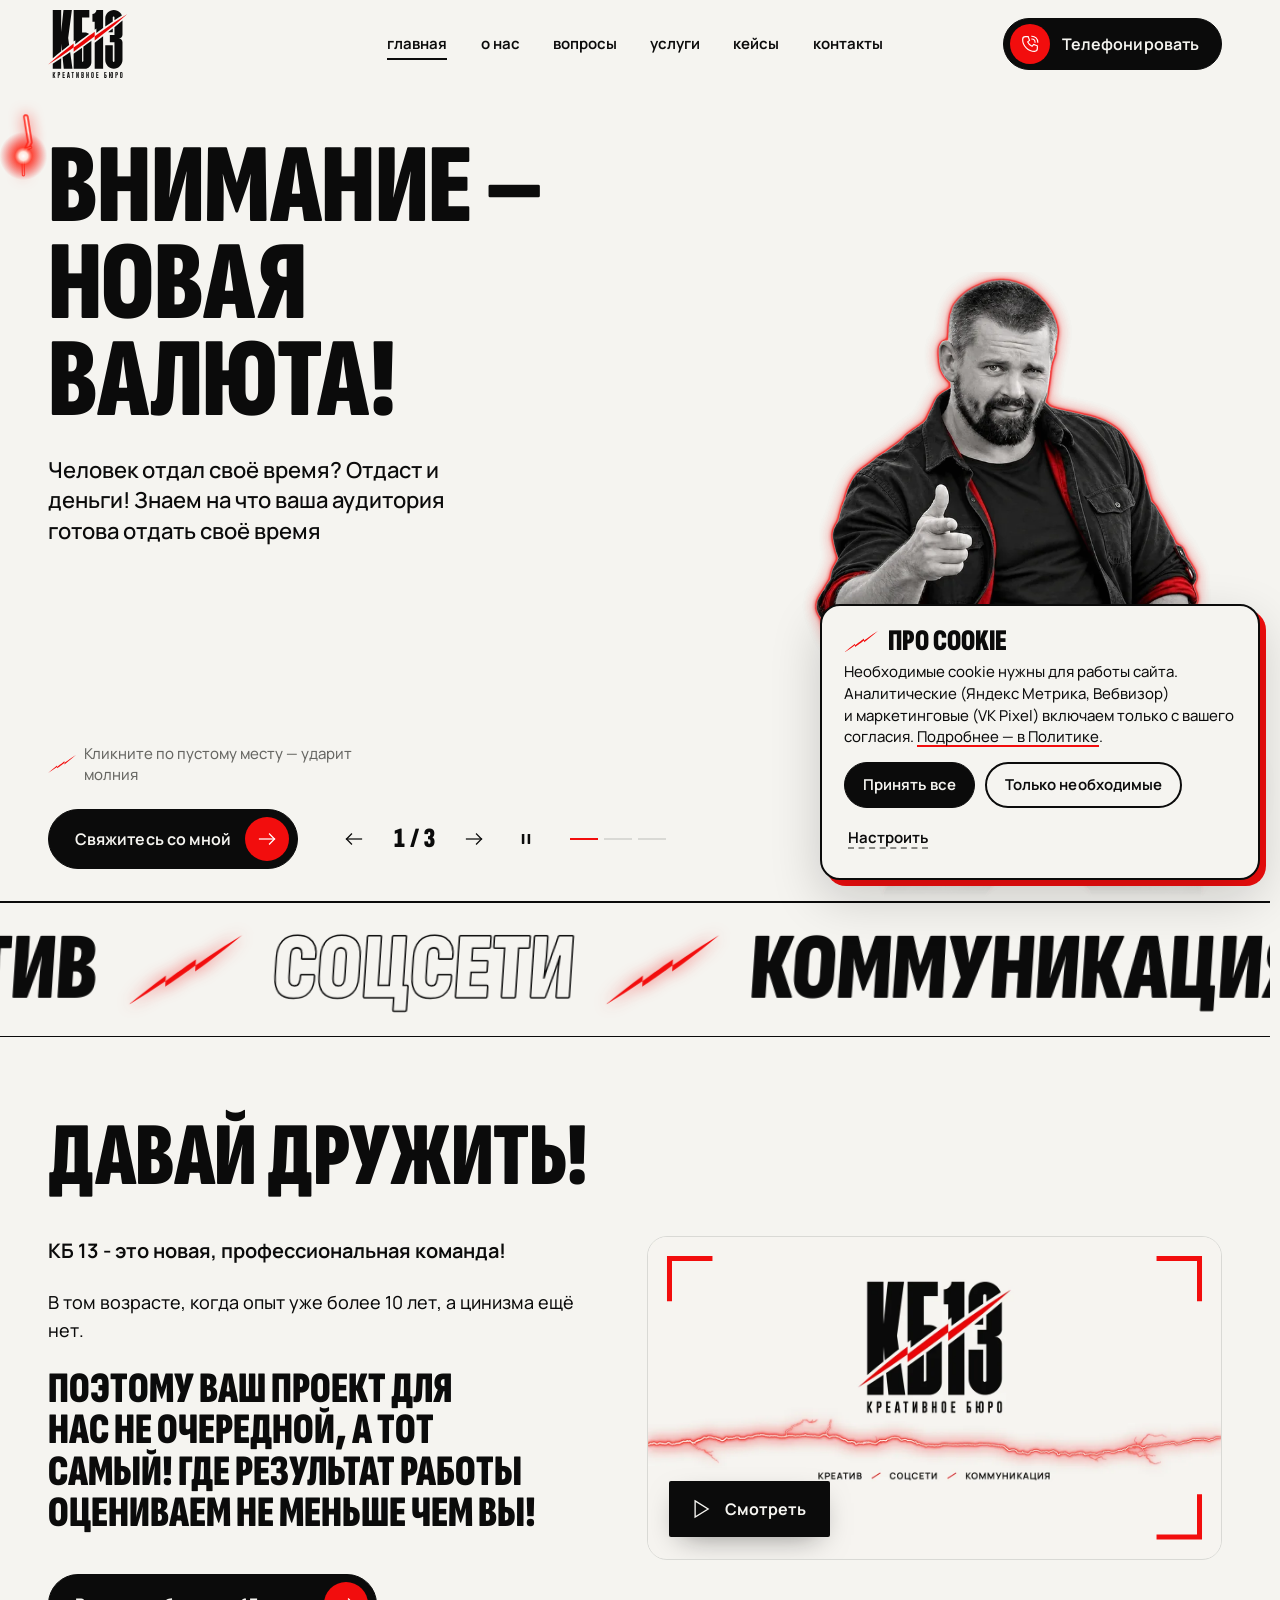
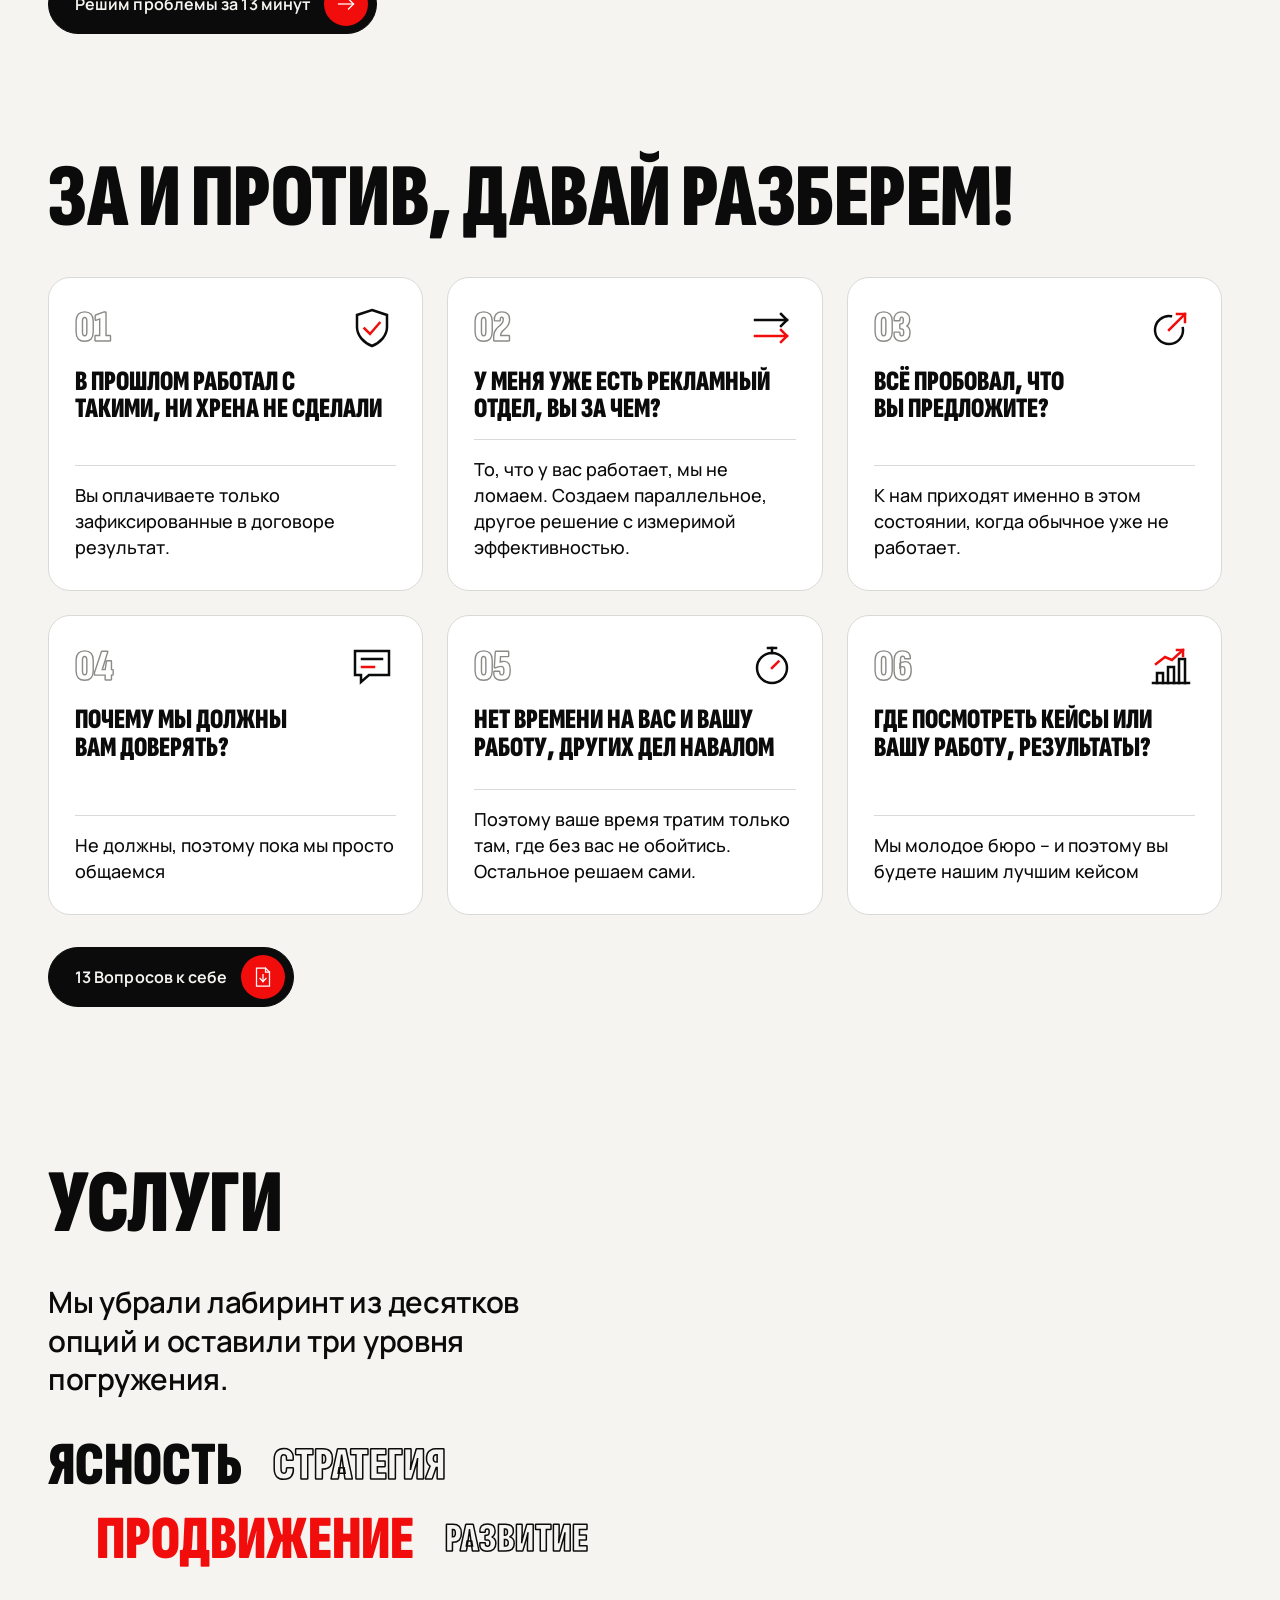
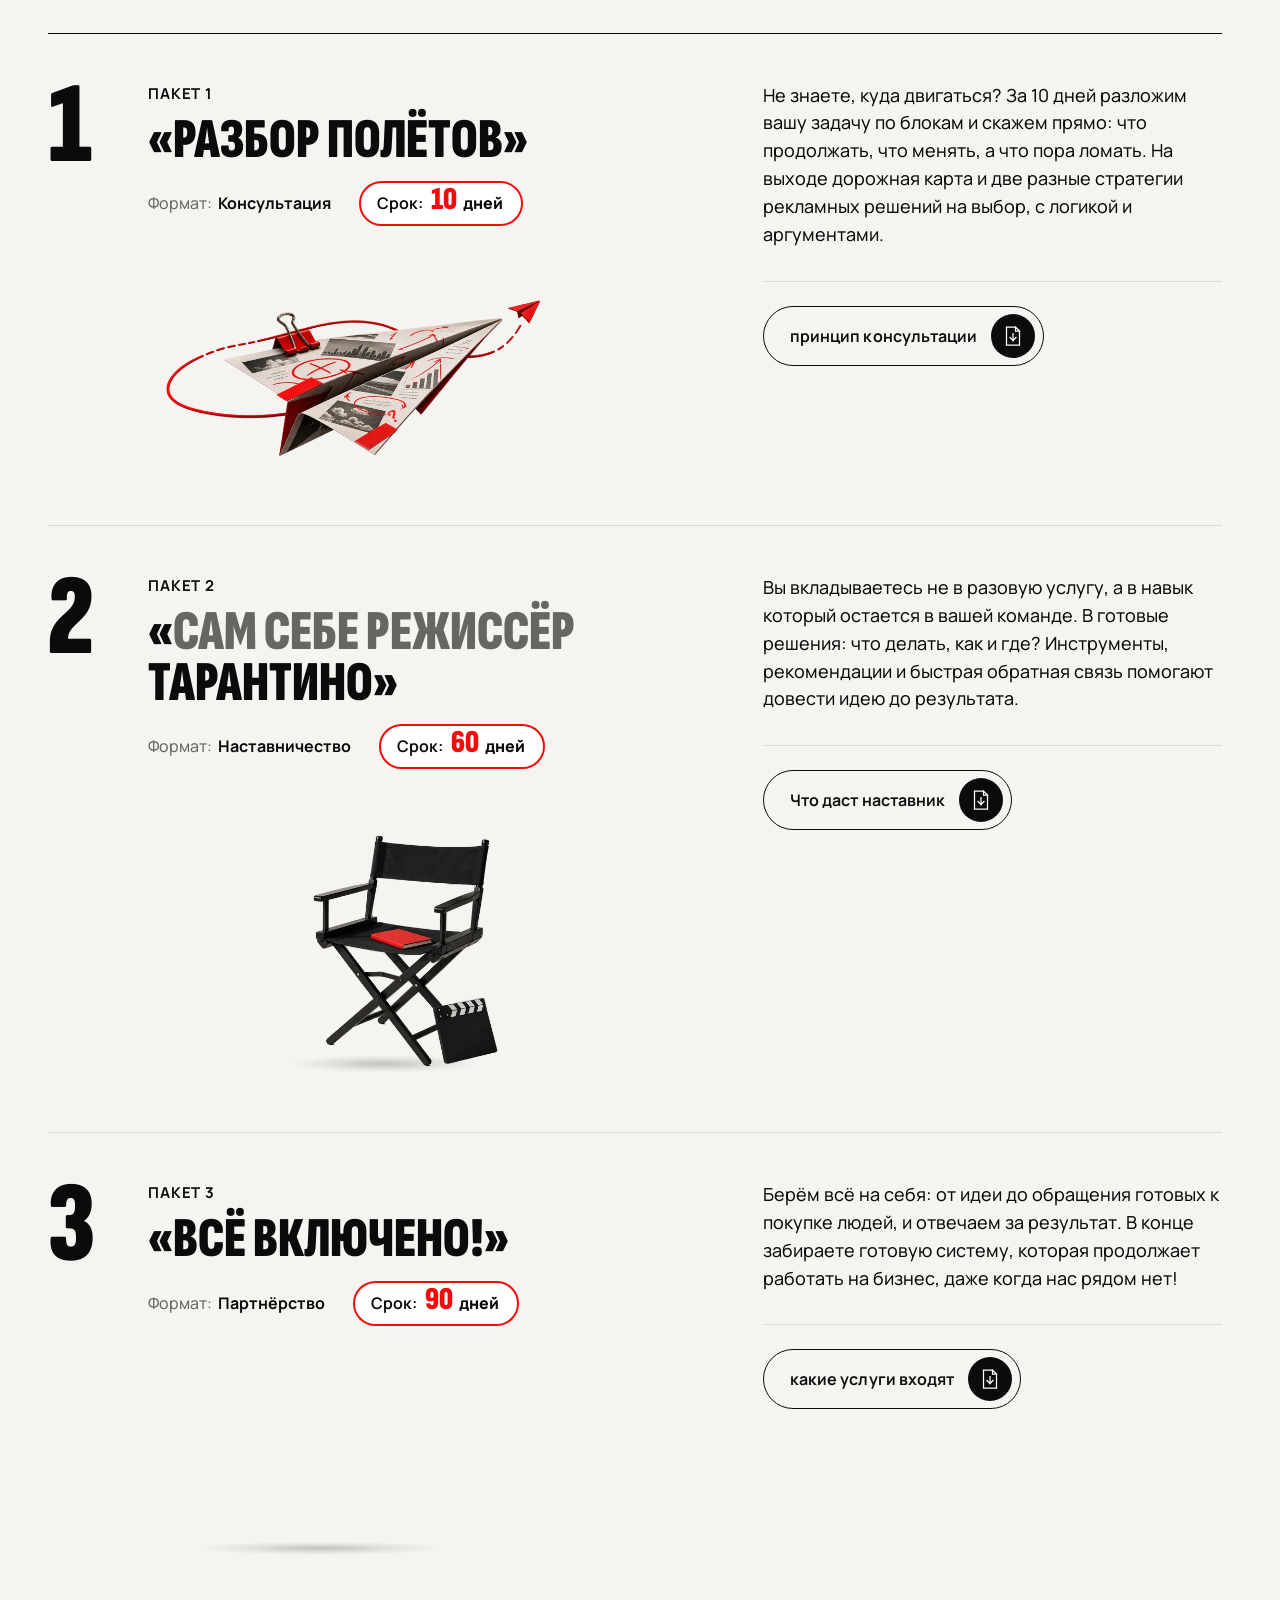
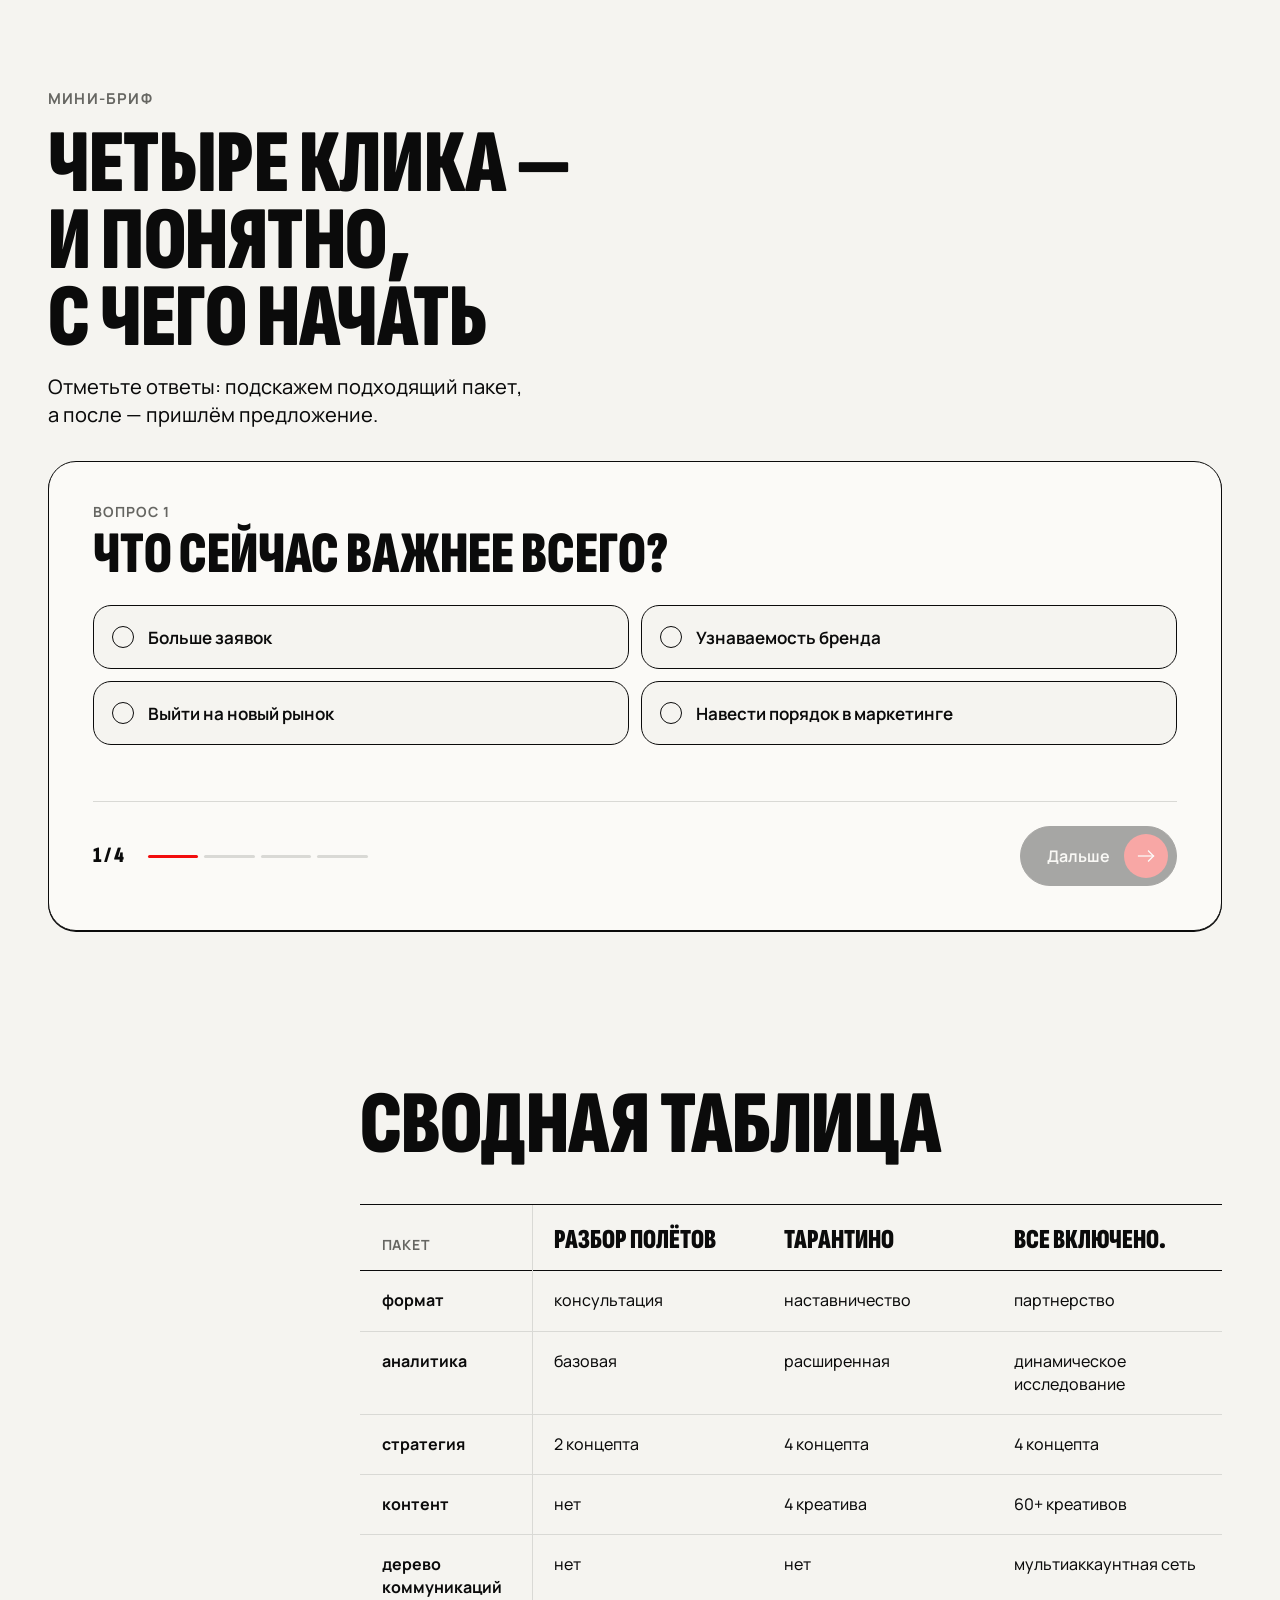
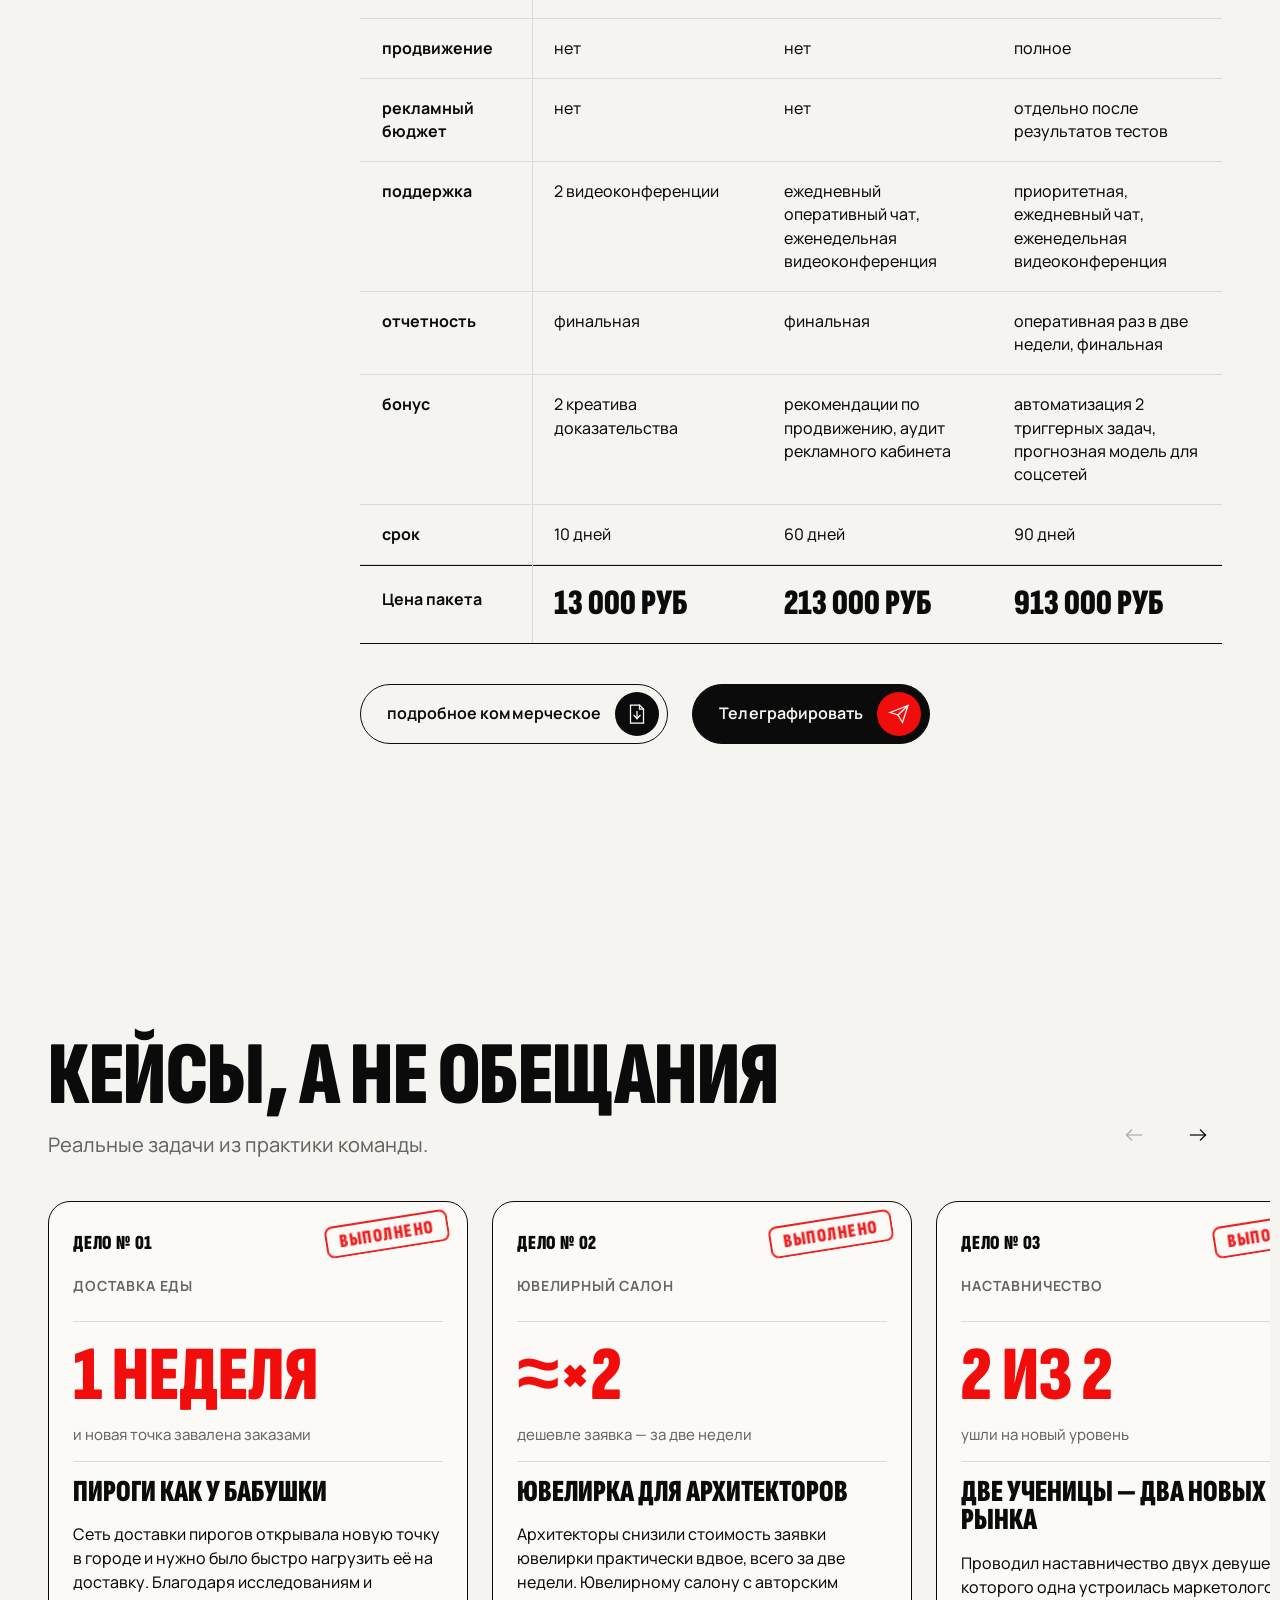
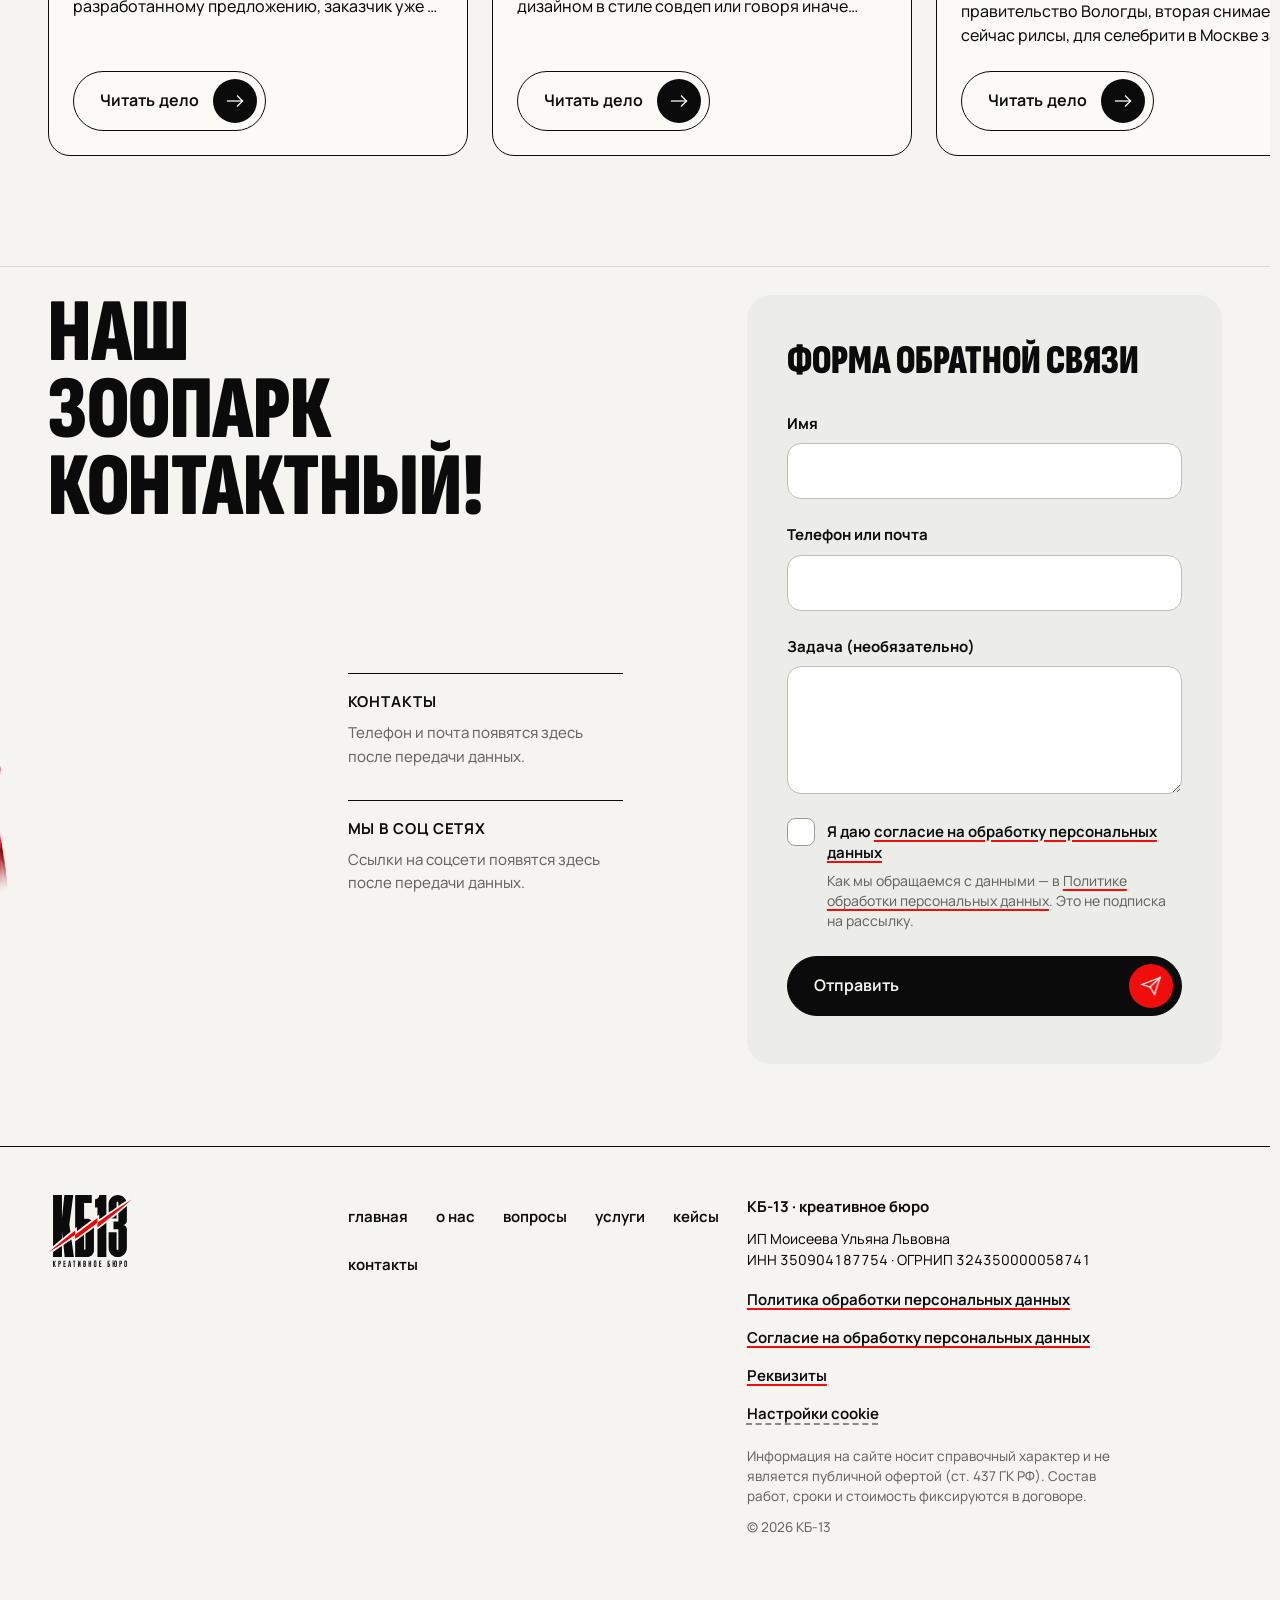
<file: index.html>
<!doctype html>
<html lang="ru" class="no-js">
<head>
<meta charset="utf-8">
<meta name="viewport" content="width=device-width, initial-scale=1, viewport-fit=cover">
<title>КБ-13 — креативное бюро: креатив, соцсети, коммуникация</title>
<meta name="description" content="Вызываем желание купить, через системный подход к маркетингу в соц.сетях.">
<meta name="robots" content="index, follow, max-image-preview:large">
<meta property="og:type" content="website">
<meta property="og:locale" content="ru_RU">
<meta property="og:site_name" content="КБ-13">
<meta property="og:title" content="КБ-13 — креативное бюро: креатив, соцсети, коммуникация">
<meta property="og:description" content="Вызываем желание купить, через системный подход к маркетингу в соц.сетях.">
<meta property="og:image" content="./assets/brand/og.jpg">
<meta property="og:image:width" content="1200">
<meta property="og:image:height" content="630">
<meta property="og:image:alt" content="КБ-13 — креативное бюро">
<meta name="twitter:card" content="summary_large_image">
<meta name="twitter:title" content="КБ-13 — креативное бюро: креатив, соцсети, коммуникация">
<meta name="twitter:description" content="Вызываем желание купить, через системный подход к маркетингу в соц.сетях.">
<meta name="twitter:image" content="./assets/brand/og.jpg">
<script type="application/ld+json">{"@context":"https://schema.org","@graph":[{"@type":"Organization","@id":"./#organization","name":"КБ-13","alternateName":["КБ13","КБ 13","Креативное бюро КБ-13"],"description":"КБ 13 - это новая, профессиональная команда! Вызываем желание купить, через системный подход к маркетингу в соц.сетях.","url":"./","logo":{"@type":"ImageObject","url":"./assets/brand/logo.svg"},"image":"./assets/brand/og.jpg","slogan":"Внимание – новая валюта!","knowsAbout":["Креатив","Соцсети","Коммуникация","маркетинг в социальных сетях","Консультация","Наставничество","Партнёрство"],"legalName":"Индивидуальный предприниматель Моисеева Ульяна Львовна","taxID":"350904187754","identifier":[{"@type":"PropertyValue","propertyID":"ИНН","value":"350904187754"},{"@type":"PropertyValue","propertyID":"ОГРНИП","value":"324350000058741"}],"address":{"@type":"PostalAddress","postalCode":"162040","addressRegion":"Вологодская область","addressLocality":"рп Вохтога, Грязовецкий р-н","addressCountry":"RU"},"hasOfferCatalog":{"@type":"OfferCatalog","name":"услуги","itemListElement":[{"@type":"Offer","itemOffered":{"@id":"./#service-consultation"}},{"@type":"Offer","itemOffered":{"@id":"./#service-mentorship"}},{"@type":"Offer","itemOffered":{"@id":"./#service-partnership"}}]}},{"@type":"WebSite","@id":"./#website","url":"./","name":"КБ-13","alternateName":"КБ13","description":"КБ 13 - это новая, профессиональная команда! Вызываем желание купить, через системный подход к маркетингу в соц.сетях.","inLanguage":"ru-RU","publisher":{"@id":"./#organization"}},{"@type":"WebPage","@id":"./#webpage","url":"./","name":"КБ-13 — креативное бюро: креатив, соцсети, коммуникация","description":"Вызываем желание купить, через системный подход к маркетингу в соц.сетях.","inLanguage":"ru-RU","isPartOf":{"@id":"./#website"},"about":{"@id":"./#organization"},"primaryImageOfPage":{"@type":"ImageObject","url":"./assets/brand/og.jpg","width":1200,"height":630},"hasPart":[{"@id":"./#faq"},{"@id":"./#cases"},{"@id":"./#video"}],"mainEntity":{"@id":"./#organization"}},{"@type":"Service","@id":"./#service-consultation","name":"«Разбор полётов»","alternateName":"Пакет 1 «Разбор полётов»","serviceType":"Консультация","description":"Консультация, срок — 10 дней. Не знаете, куда двигаться? За 10 дней разложим вашу задачу по блокам и скажем прямо: что продолжать, что менять, а что пора ломать. На выходе дорожная карта и две разные стратегии рекламных решений на выбор, с логикой и аргументами.","provider":{"@id":"./#organization"},"url":"./#pkg-consultation","image":"./assets/img/02-plane.webp","offers":{"@type":"Offer","price":"13000","priceCurrency":"RUB","description":"Срок: 10 дней","url":"./#pkg-consultation","seller":{"@id":"./#organization"}}},{"@type":"Service","@id":"./#service-mentorship","name":"«Сам себе режиссёр Тарантино»","alternateName":"Пакет 2 «Сам себе режиссёр Тарантино»","serviceType":"Наставничество","description":"Наставничество, срок — 60 дней. Вы вкладываетесь не в разовую услугу, а в навык который остается в вашей команде. В готовые решения: что делать, как и где? Инструменты, рекомендации и быстрая обратная связь помогают довести идею до результата.","provider":{"@id":"./#organization"},"url":"./#pkg-mentorship","image":"./assets/img/03-mentorship-chair.webp","offers":{"@type":"Offer","price":"213000","priceCurrency":"RUB","description":"Срок: 60 дней","url":"./#pkg-mentorship","seller":{"@id":"./#organization"}}},{"@type":"Service","@id":"./#service-partnership","name":"«Всё включено!»","alternateName":"Пакет 3 «Всё включено!»","serviceType":"Партнёрство","description":"Партнёрство, срок — 90 дней. Берём всё на себя: от идеи до обращения готовых к покупке людей, и отвечаем за результат. В конце забираете готовую систему, которая продолжает работать на бизнес, даже когда нас рядом нет!","provider":{"@id":"./#organization"},"url":"./#pkg-partnership","image":"./assets/img/05-partnership-system.webp","offers":{"@type":"Offer","price":"913000","priceCurrency":"RUB","description":"Срок: 90 дней","url":"./#pkg-partnership","seller":{"@id":"./#organization"}}},{"@type":"FAQPage","@id":"./#faq","name":"За и против, давай разберем!","isPartOf":{"@id":"./#webpage"},"mainEntity":[{"@type":"Question","name":"В прошлом работал с такими, ни хрена не сделали","acceptedAnswer":{"@type":"Answer","text":"Вы оплачиваете только зафиксированные в договоре результат."}},{"@type":"Question","name":"У меня уже есть рекламный отдел, вы за чем?","acceptedAnswer":{"@type":"Answer","text":"То, что у вас работает, мы не ломаем. Создаем параллельное, другое решение с измеримой эффективностью."}},{"@type":"Question","name":"Всё пробовал, что вы предложите?","acceptedAnswer":{"@type":"Answer","text":"К нам приходят именно в этом состоянии, когда обычное уже не работает."}},{"@type":"Question","name":"Почему мы должны вам доверять?","acceptedAnswer":{"@type":"Answer","text":"Не должны, поэтому пока мы просто общаемся"}},{"@type":"Question","name":"Нет времени на вас и вашу работу, других дел навалом","acceptedAnswer":{"@type":"Answer","text":"Поэтому ваше время тратим только там, где без вас не обойтись. Остальное решаем сами."}},{"@type":"Question","name":"Где посмотреть кейсы или вашу работу, результаты?","acceptedAnswer":{"@type":"Answer","text":"Мы молодое бюро – и поэтому вы будете нашим лучшим кейсом"}}]},{"@type":"ItemList","@id":"./#cases","name":"Кейсы, а не обещания","description":"Реальные задачи из практики команды.","itemListElement":[{"@type":"ListItem","position":1,"item":{"@type":"CreativeWork","name":"Пироги как у бабушки","about":"Доставка еды","abstract":"1 неделя и новая точка завалена заказами","text":"Сеть доставки пирогов открывала новую точку в городе и нужно было быстро нагрузить её на доставку. Благодаря исследованиям и разработанному предложению, заказчик уже к концу недели ругался. Цитата: «Нет времени даже передохнуть, пишут, звонят. Повара тебя ненавидят, продолжай в том же духе.» Через месяц ушли в саморост и стали самостоятельно развиваться. Отстройка от конкурентов оказалась проста – все устали от пиццы и фастфуда. Мы делали упор на домашние пироги как у бабушки.","creator":{"@id":"./#organization"},"url":"./#cases"}},{"@type":"ListItem","position":2,"item":{"@type":"CreativeWork","name":"Ювелирка для архитекторов","about":"Ювелирный салон","abstract":"≈×2 дешевле заявка — за две недели","text":"Архитекторы снизили стоимость заявки ювелирки практически вдвое, всего за две недели. Ювелирному салону с авторским дизайном в стиле совдеп или говоря иначе постпанк. Требовалось снизить стоимость заявки, а прежняя аудитория выгорела. Слушателей постпанк уже практически всех задолбали рекламой. Требовались новые рынки сбыта. Путём исследований и аналитики баз данных, выяснили, что архитекторы очень ценят приветы из прошлого!!! Они проявляли интерес так же стабильно, как и слушатели постпанка. Их цепляли украшения в виде чугунных батарей, старых хрущёвок и кулонов в виде арматуры. И это на объёмах рекламы по 300 т.р. в месяц.","creator":{"@id":"./#organization"},"url":"./#cases"}},{"@type":"ListItem","position":3,"item":{"@type":"CreativeWork","name":"Две ученицы — два новых рынка","about":"Наставничество","abstract":"2 из 2 ушли на новый уровень","text":"Проводил наставничество двух девушек, после которого одна устроилась маркетологом в правительство Вологды, вторая снимает сейчас рилсы, для селебрити в Москве за овер плюс высокий чек. При этом, в первом случае понадобилось только помочь человеку в работе с аналитикой и работе с ассоциациями. Научить пробивать баннерную слепоту и писать убедительные тексты. Во втором случае просто работа с «менталкой». Она делала безупречный продукт, но страдала синдромом самозванца. Как только стала вести переговоры без страха и неуверенности. Ушла в новый рынок.","creator":{"@id":"./#organization"},"url":"./#cases"}},{"@type":"ListItem","position":4,"item":{"@type":"CreativeWork","name":"Две стройки — как пара носков","about":"Строительство домов","abstract":"×2 дешевле заявка за первый месяц","text":"Начало строительного сезона. Приходит две строительных компании. Похожи, как пара носков — продукт, одинаковые цены и предложения, но у первых отдел продаж обрабатывает 12-17 заявок в месяц, а вторая компания получает едва 6 обращений за этот же срок. Реклама похожа - у каждой дома на креативах, тексты чуть ли не копии, бюджеты в пределах 50 т.р. а результат — «Почему у нас нет обращений?». - Понимаем, что с таким бюджетом можно сделать рост х2 заявок. Путём банальной сегментации и сужения аудитории. Они брали в рекламу просто всех от 18 до 70 лет, без каких-либо сужений. Плюс проработка их УТП, т.к. и те и другие продавали просто дома. Без своего участия, точнее без участия своей уникальности. По итогу первого месяца удалось сбить стоимость заявки во второй компании в 2 раза. В первой компании через полгода роста продаж и очистки аудитории от неликвидных заявок. Попросили выключить рекламу, вышли на стабильный саморост.","creator":{"@id":"./#organization"},"url":"./#cases"}},{"@type":"ListItem","position":5,"item":{"@type":"CreativeWork","name":"Из офлайна — на маркетплейсы","about":"Детская одежда","abstract":"Касса результат сверяли по реальным оборотам","text":"Вывод сети магазинов детской одежды на маркетплейсы. Работали в основном на опт и интернет-магазин. Были оффлайн точки в нескольких городах. Была потребность масштабировать маркетплейсы. Нашли целевую аудиторию и на основе существующих предложений разработали рабочее рекламное решение на маркетплейс. Без трудностей не обошлось, аналитика с маркетплейсов оказалась не читаемой. По этой причине эффективность рекламы пришлось сверять по реальным кассовым оборотам и их изменениям к прошлым периодам. Как же приятно было узнать, что лучше всего отработали карточки товаров, которые нам выдали в работу.","creator":{"@id":"./#organization"},"url":"./#cases"}},{"@type":"ListItem","position":6,"item":{"@type":"CreativeWork","name":"Пиццерии, которые пережили карантин","about":"Общепит","abstract":"Живы и до сих пор работают на наших решениях","text":"В ковидные времена, старт карантина спасено от закрытия несколько пиццерий Башкортостана. Путём разработки быстрого перехода в формат доставки и создания новых рычагов влияния. Например, был внедрён аукцион на пиццу, где люди могли урвать пиццу почти бесплатно – это снижало стоимость подписки в несколько раз. Так же, потребовались более качественные фотографии продуктов и редизайн сообщества. Говоря грубо, была заново выстроена воронка продажи. Как итог, ребята работают до сих пор. И до сих пор используют проработанные нами рекламные решения.","creator":{"@id":"./#organization"},"url":"./#cases"}},{"@type":"ListItem","position":7,"item":{"@type":"CreativeWork","name":"Ремонт за миллион — без стресса","about":"Ремонт квартир","abstract":"250+ обращений в пределах KPI заказчика","text":"Заказчик из сферы ремонта квартир решил занять новую ветку влияния на рынке. Перейти с обычных ремонтов исключительно на комплексные. Для понимания обычный ремонт со средним чеком 50-150 т.р., тогда как комплексный от 1,2 миллиона рублей. Пришлось сузить рынок и проработать финальное предложение. Например, внести систему привлекательных бонусов, создать условия, для низкострессовой сделки. Найти подходящую, осознанную аудиторию. Например новостройки, которые сдали и туда уже заезжают жильцы. Как итог, более 250 обращений в пределах КПИ заказчика.","creator":{"@id":"./#organization"},"url":"./#cases"}}]},{"@type":"VideoObject","@id":"./#video","name":"Видео-визитка КБ-13","description":"Видео-визитка креативного бюро КБ-13: моушн-концепт из постановочных кадров.","thumbnailUrl":"./assets/video/kb13-vizitka-poster.webp","contentUrl":"./assets/video/kb13-vizitka.mp4","uploadDate":"2026-10-06","duration":"PT24.5S","inLanguage":"ru-RU","publisher":{"@id":"./#organization"}}]}</script>
<meta name="theme-color" content="#F5F4F0">
<link rel="icon" href="assets/brand/icon.svg" type="image/svg+xml">
<link rel="preload" as="image" href="assets/img/13-team-1-768.webp" imagesrcset="assets/img/13-team-1-768.webp 768w, assets/img/13-team-1.webp 1024w" imagesizes="(min-width: 900px) 40vw, 86vw" fetchpriority="high">
<link rel="stylesheet" href="assets/css/fonts.css?v=mv5cs6u0">
<link rel="stylesheet" href="assets/css/main.css?v=mv5cs6u0">
<script>document.documentElement.className='js';</script>
<script type="application/json" id="kb-talk">["Телеграфировать","Чат с КБ-13"]</script>
<script type="application/json" id="kb-config">{"phone":null,"endpoints":{"lead":null,"contact":null,"checklist":null,"brief":null},"chat":{"provider":null},"analytics":{"_note":"Счётчики подключаются только после согласия посетителя в cookie-баннере: yandex_metrika_id — «аналитические», vk_pixel_id — «маркетинговые». null — счётчик не ставится.","yandex_metrika_id":null,"vk_pixel_id":null},"legal":{"revision":"12.10.2026","consent":"consent.html"}}</script>
<script src="assets/js/site.js?v=mv5cs6u0" defer></script>
</head>
<body>
<svg class="sprite" aria-hidden="true" focusable="false" xmlns="http://www.w3.org/2000/svg"><defs><symbol id="kb-contract-shield" viewBox="0 0 48 48"><g fill="none" stroke-width="2.5" stroke-linecap="square" stroke-linejoin="miter" stroke="currentColor"><path d="M24 6 39 11V23C39 31.5 32.6 38.4 24 42 15.4 38.4 9 31.5 9 23V11Z"/></g><g fill="none" stroke-width="2.5" stroke-linecap="square" stroke-linejoin="miter" class="i-accent"><path d="M16.5 24.5 22 30 31.5 19"/></g></symbol><symbol id="kb-new-angle" viewBox="0 0 48 48"><g fill="none" stroke-width="2.5" stroke-linecap="square" stroke-linejoin="miter" stroke="currentColor"><path d="M35.86 24.05A14 14 0 1 1 23.95 12.14"/></g><g fill="none" stroke-width="2.5" stroke-linecap="square" stroke-linejoin="miter" class="i-accent"><path d="M22 26 38 10"/><path d="M30 10H38V18"/></g></symbol><symbol id="kb-time" viewBox="0 0 48 48"><g fill="none" stroke-width="2.5" stroke-linecap="square" stroke-linejoin="miter" stroke="currentColor"><path d="M24 41A15 15 0 1 0 24 11 15 15 0 0 0 24 41Z"/><path d="M20 6H28"/><path d="M24 6V11"/></g><g fill="none" stroke-width="2.5" stroke-linecap="square" stroke-linejoin="miter" class="i-accent"><path d="M24 26 30.5 19.5"/></g></symbol><symbol id="kb-parallel" viewBox="0 0 48 48"><g fill="none" stroke-width="2.5" stroke-linecap="square" stroke-linejoin="miter" stroke="currentColor"><path d="M7 16H39"/><path d="M33 10 39 16 33 22"/></g><g fill="none" stroke-width="2.5" stroke-linecap="square" stroke-linejoin="miter" class="i-accent"><path d="M7 32H39"/><path d="M33 26 39 32 33 38"/></g></symbol><symbol id="kb-dialogue" viewBox="0 0 48 48"><g fill="none" stroke-width="2.5" stroke-linecap="square" stroke-linejoin="miter" stroke="currentColor"><path d="M7 9H41V33H21L13 40V33H7Z"/><path d="M14 17H34"/></g><g fill="none" stroke-width="2.5" stroke-linecap="square" stroke-linejoin="miter" class="i-accent"><path d="M14 25H26"/></g></symbol><symbol id="kb-results" viewBox="0 0 48 48"><g fill="none" stroke-width="2.5" stroke-linecap="square" stroke-linejoin="miter" stroke="currentColor"><path d="M6 41H42"/><path d="M10 41V31H16V41"/><path d="M21 41V25H27V41"/><path d="M32 41V17H38V41"/></g><g fill="none" stroke-width="2.5" stroke-linecap="square" stroke-linejoin="miter" class="i-accent"><path d="M9 22 18 15 25 18 36 8"/><path d="M30 8H36V14"/></g></symbol><symbol id="kb-phone" viewBox="0 0 48 48"><g fill="none" stroke-width="2.5" stroke-linecap="square" stroke-linejoin="miter" stroke="currentColor"><path d="M15 8 20 8 23 16 19 19.5C21 24 24 27 28.5 29L32 25 40 28V34C40 37.5 37.5 40 34 40 20 40 8 28 8 14 8 10.5 10.5 8 14 8Z"/></g><g fill="none" stroke-width="2.5" stroke-linecap="square" stroke-linejoin="miter" class="i-accent"><path d="M28 7A13 13 0 0 1 41 20"/><path d="M28 13A7 7 0 0 1 35 20"/></g></symbol><symbol id="kb-send" viewBox="0 0 48 48"><g fill="none" stroke-width="2.5" stroke-linecap="square" stroke-linejoin="miter" stroke="currentColor"><path d="M6 21 42 7 31 41 22 26Z"/></g><g fill="none" stroke-width="2.5" stroke-linecap="square" stroke-linejoin="miter" class="i-accent"><path d="M22 26 42 7"/></g></symbol><symbol id="kb-download" viewBox="0 0 48 48"><g fill="none" stroke-width="2.5" stroke-linecap="square" stroke-linejoin="miter" stroke="currentColor"><path d="M11 6H29L37 14V42H11Z"/><path d="M29 6V14H37"/></g><g fill="none" stroke-width="2.5" stroke-linecap="square" stroke-linejoin="miter" class="i-accent"><path d="M24 19V33"/><path d="M18 27 24 33 30 27"/></g></symbol><symbol id="kb-back-to-top" viewBox="0 0 48 48"><g fill="none" stroke-width="2.5" stroke-linecap="square" stroke-linejoin="miter" stroke="currentColor"><path d="M24 42V13"/><path d="M13 24 24 13 35 24"/></g><g fill="none" stroke-width="2.5" stroke-linecap="square" stroke-linejoin="miter" class="i-accent"><path d="M12 6H36"/></g></symbol><symbol id="kb-menu" viewBox="0 0 48 48"><g fill="none" stroke-width="2.5" stroke-linecap="square" stroke-linejoin="miter" stroke="currentColor"><path d="M8 13H40"/><path d="M8 24H40"/><path d="M8 35H28"/></g><g fill="none" stroke-width="2.5" stroke-linecap="square" stroke-linejoin="miter" class="i-accent"><path d="M32 35H40"/></g></symbol><symbol id="kb-close" viewBox="0 0 48 48"><g fill="none" stroke-width="2.5" stroke-linecap="square" stroke-linejoin="miter" stroke="currentColor"><path d="M12 12 36 36"/></g><g fill="none" stroke-width="2.5" stroke-linecap="square" stroke-linejoin="miter" class="i-accent"><path d="M36 12 12 36"/></g></symbol><symbol id="kb-plus" viewBox="0 0 48 48"><g fill="none" stroke-width="2.5" stroke-linecap="square" stroke-linejoin="miter" stroke="currentColor"><path d="M10 24H38"/></g><g fill="none" stroke-width="2.5" stroke-linecap="square" stroke-linejoin="miter" class="i-accent"><path d="M24 10V38"/></g></symbol><symbol id="kb-arrow-left" viewBox="0 0 48 48"><g fill="none" stroke-width="2.5" stroke-linecap="square" stroke-linejoin="miter" stroke="currentColor"><path d="M9 24H39"/><path d="M19 14 9 24 19 34"/></g></symbol><symbol id="kb-arrow-right" viewBox="0 0 48 48"><g fill="none" stroke-width="2.5" stroke-linecap="square" stroke-linejoin="miter" stroke="currentColor"><path d="M9 24H39"/><path d="M29 14 39 24 29 34"/></g></symbol><symbol id="kb-play" viewBox="0 0 48 48"><g fill="none" stroke-width="2.5" stroke-linecap="square" stroke-linejoin="miter" stroke="currentColor"><path d="M15 9 39 24 15 39Z"/></g></symbol><symbol id="kb-copy" viewBox="0 0 48 48"><g fill="none" stroke-width="2.5" stroke-linecap="square" stroke-linejoin="miter" stroke="currentColor"><path d="M16 16H38V42H16Z"/><path d="M10 34V6H32V10"/></g><g fill="none" stroke-width="2.5" stroke-linecap="square" stroke-linejoin="miter" class="i-accent"><path d="M22 29H32"/></g></symbol><symbol id="kb-bolt" viewBox="0 0 2000 1278.16"><path d="m4.33,1274.32c207.41-184.91,423.28-360.34,642.88-530.8v102.37C437.27,995.16,223.97,1139.77,4.93,1275.09c-1.64,1.04-3.29,2.04-4.93,3.06,1.44-1.29,2.89-2.58,4.33-3.84Z"/><path d="m1178.58,446.53v110.99c-27.94,21.23-55.92,42.39-83.92,63.47-22.41,16.9-44.81,33.75-67.24,50.56-44.95,33.31-89.98,66.53-135.13,99.62-10.9,7.99-21.83,15.97-32.75,23.94-70.46,51.47-141.19,102.59-212.34,153.16v-102.37c70.44-54.72,141.28-108.88,212.34-162.68,10.9-8.28,21.83-16.54,32.75-24.78,26.74-20.19,53.5-40.33,80.28-60.42,30.69-22.76,61.42-45.48,92.2-68.13,37.86-27.89,75.79-55.67,113.81-83.34Z"/><path d="m2000,0c-1.44,1.29-2.86,2.55-4.31,3.84-195.28,174.28-398.23,340.16-604.77,501.31-70.42,54.96-141.26,109.37-212.34,163.35v-110.99c70.44-51.27,141.19-102.13,212.34-152.42C1588.56,265.37,1789.33,130.04,1995.09,3.04c1.62-1.02,3.26-2.04,4.91-3.04Z"/></symbol><filter id="kb-lzblur" x="-20%" y="-20%" width="140%" height="140%"><feGaussianBlur stdDeviation="9"/></filter><filter id="kb-outline" x="-20%" y="-20%" width="140%" height="140%" color-interpolation-filters="sRGB"><feComponentTransfer in="SourceAlpha" result="a"><feFuncA type="table" tableValues="0 0 1 1"/></feComponentTransfer><feMorphology in="a" operator="dilate" radius="2.5" result="d"/><feGaussianBlur in="d" stdDeviation="0.7" result="ds"/><feFlood flood-color="#F20D0D"/><feComposite in2="ds" operator="in" result="ring"/><feGaussianBlur in="ring" stdDeviation="3.5" result="g1"/><feGaussianBlur in="ring" stdDeviation="11" result="g2"/><feMerge><feMergeNode in="g2"/><feMergeNode in="g1"/><feMergeNode in="ring"/></feMerge></filter></defs></svg>
<a class="skip-link" href="#main">Перейти к содержанию</a>

<header class="site-header" data-header>
  <div class="wrap site-header__row">
    <a class="site-header__logo" href="#home" aria-label="КБ-13, креативное бюро — на главную" data-logo><svg class="logo " aria-hidden="true" focusable="false" xmlns="http://www.w3.org/2000/svg" viewBox="0 0 2000 1715.86"><path class="logo-ink" d="m120.25,1355.63c69.03-43.76,139.66-89.75,212.32-138.28v262.71H120.25v-124.43Z"/><path class="logo-ink" d="m533.8,882.15c-63.37,49.84-124.25,98.5-182.85,146.15l-18.37-177.07v192.04c-74.26,60.6-144.88,119.59-212.32,177.35V0h212.32v554.24L390.33,0h212.17l-93.56,705.55,24.85,176.59Z"/><path class="logo-ink" d="m617.89,1480.06h-220.09l-29.71-286.5c62.06-41.78,125.65-85.4,191.07-131.05l58.73,417.55Z"/><path class="logo-ink" d="m1052.58,808.36l-.19.13c-47.89,35.52-92.16,68.13-135.29,99.75-8.24,6.07-16.52,12.09-24.8,18.13v358.09c0,11.06-8.97,20.05-20.05,20.05h-12.69v-354.26c-66.88,48.75-128.62,93.21-188.06,135.44l-24.29,17.27v377.09h282.97c90.87,0,164.52-73.66,164.52-164.52v-538.81c-14.03,10.56-28.07,21.1-42.12,31.64Zm-9.7-620.62V0h-395.67v793.67l41.95-32.57v102.59c45.56-35.06,93.53-71.66,145.06-110.68,10.91-8.28,21.86-16.56,32.83-24.85,26.5-20.01,53.54-40.36,80.35-60.47l.19-.15c30.65-22.74,59.31-43.91,87.43-64.6-28.46-23.56-64.99-37.71-104.83-37.71h-70.62V187.74h183.33Z"/><path class="logo-ink" d="m1634.79,561.79h-116.77c39.91-31.67,78.8-62.86,116.77-93.64v93.64Z"/><path class="logo-ink" d="m1634.79,289.02c-61.65,41.45-124.79,84.74-189.72,130.02v-201.7C1445.07,97.3,1542.37,0,1662.41,0,1722.43,0,1776.77,24.33,1816.09,63.65c21.06,21.06,37.84,46.44,48.85,74.69-61.24,38.96-123.65,79.62-187.63,122.21v-76.45c0-11.75-9.51-21.28-21.25-21.28-5.87,0-11.19,2.39-15.04,6.24-3.85,3.85-6.24,9.16-6.24,15.04v104.91Z"/><path class="logo-ink" d="m1783.42,717.77c53.22,0,96.33,43.13,96.33,96.33v448.59c0,120.04-97.3,217.36-217.34,217.36-60.02,0-114.36-24.33-153.68-63.68-39.32-39.32-63.65-93.66-63.65-153.68v-374.07h189.72v400.02c0,11.75,9.53,21.25,21.28,21.25,5.87,0,11.19-2.37,15.04-6.22,3.83-3.85,6.22-9.16,6.22-15.04v-473.07h-116.36v-186.3h116.36v-195.76c70.6-57.72,137.94-114.04,202.43-169.34v357.29c0,53.18-43.11,96.31-96.33,96.31Z"/><path class="logo-ink" d="m1390.93,0v457c-8.05,5.66-16.11,11.36-24.22,17.08-47.89,33.86-96.2,68.39-146.17,104.46v-111.2l-41.95,30.55v-202.34h-57.2V99.75c21.28,0,41.02-6.67,57.2-18.05C1204.33,63.68,1221.13,33.8,1221.13,0h169.8Z"/><path class="logo-ink" d="m1203.97,805.16c66.49-50.49,127.93-97.69,186.96-143.59v818.49h-212.35v-655.62l25.38-19.27Z"/><g><polygon class="logo-ink" points="164.28 1565.53 141.59 1631.35 141.59 1565.53 120.25 1565.53 120.25 1713.45 141.59 1713.45 141.59 1647.71 164.28 1713.45 187.12 1713.45 158.93 1639.49 187.12 1565.53 164.28 1565.53"/><path class="logo-ink" d="m277.32,1565.62l-31.05-.08v147.91h21.33v-63.41h3.46c6.24,0,10.98-.52,14.26-1.57,13.62-4.42,20.42-14.27,20.42-29.56v-22.23c0-20.7-9.47-31.05-28.41-31.05Zm7.08,53.29c0,4.73-1.93,7.86-5.8,9.43-1.11.4-3.14.59-6.1.59h-4.9v-42.36h7.54c6.18,0,9.26,3.37,9.26,10.1v22.23Z"/><polygon class="logo-ink" points="367.89 1713.45 423.23 1713.45 423.23 1692.41 389.23 1692.41 389.23 1650.04 418.48 1650.04 418.48 1628.93 389.23 1628.93 389.23 1586.56 423.23 1586.56 423.23 1565.53 367.89 1565.53 367.89 1713.45"/><path class="logo-ink" d="m544.87,1660.98l-15-95.44h-29.26l-15.08,95.67-6.95,52.24h21.49l4.23-31.36h21.78l4.15,31.36h21.56l-6.93-52.47Zm-37.85,0l8.13-61.52,8.15,61.52h-16.28Z"/><polygon class="logo-ink" points="592.84 1586.56 612.82 1586.56 612.82 1713.45 634.16 1713.45 634.16 1586.56 654.14 1586.56 654.14 1565.53 592.84 1565.53 592.84 1586.56"/><polygon class="logo-ink" points="733.78 1651.33 733.78 1565.53 714.03 1565.53 714.03 1713.45 735.36 1713.45 754.81 1630.37 754.81 1713.45 775.32 1713.45 775.32 1565.53 753.98 1565.53 733.78 1651.33"/><path class="logo-ink" d="m902.53,1618.91v-22.23c0-20.7-9.47-31.05-28.41-31.05l-32.87-.08v147.91h31.51c.59-.06,1.05-.08,1.36-.08,18.94,0,28.41-10.33,28.41-30.98v-22.33c0-9.7-3.9-16.55-11.69-20.57,7.79-4.02,11.69-10.89,11.69-20.59Zm-21.33,63.49c0,6.68-3.1,10.03-9.28,10.03h-9.34v-42.38h6.72c2.97,0,4.99.23,6.1.69,3.87,1.51,5.8,4.63,5.8,9.34v22.33Zm0-63.49c0,4.73-1.93,7.86-5.8,9.43-1.11.4-3.14.59-6.1.59h-6.72v-42.36h9.34c6.18,0,9.28,3.37,9.28,10.1v22.23Z"/><polygon class="logo-ink" points="1006.15 1628.93 987.53 1628.93 987.53 1565.53 966.19 1565.53 966.19 1713.45 987.53 1713.45 987.53 1650.04 1006.15 1650.04 1006.15 1713.45 1027.48 1713.45 1027.48 1565.53 1006.15 1565.53 1006.15 1628.93"/><path class="logo-ink" d="m1122.5,1563.19c-20.4,0-30.6,10.37-30.6,31.07v90.47c0,20.76,10.2,31.13,30.6,31.13,20.47-.06,30.69-10.43,30.69-31.13v-90.47c0-20.7-10.22-31.07-30.69-31.07Zm9.36,121.54c0,6.68-3.12,10.03-9.36,10.03s-9.26-3.35-9.26-10.03v-90.47c0-6.7,3.06-10.03,9.18-10.03h.15c6.18.04,9.28,3.39,9.28,10.03v90.47Z"/><polygon class="logo-ink" points="1217.6 1713.45 1272.94 1713.45 1272.94 1692.41 1238.94 1692.41 1238.94 1650.04 1268.19 1650.04 1268.19 1628.93 1238.94 1628.93 1238.94 1586.56 1272.94 1586.56 1272.94 1565.53 1217.6 1565.53 1217.6 1713.45"/><path class="logo-ink" d="m1458.76,1630.52c-3.27-1.05-8.02-1.59-14.26-1.59h-3.46v-42.36h34v-21.03h-55.34v147.91l31.05-.08c18.96,0,28.43-10.35,28.43-31.05v-22.25c0-15.27-6.81-25.12-20.43-29.54Zm-.9,51.8c0,6.74-3.1,10.1-9.28,10.1h-7.54v-42.38h4.9c2.97,0,5.01.21,6.1.61,3.88,1.55,5.82,4.71,5.82,9.41v22.25Z"/><path class="logo-ink" d="m1610.4,1563.19c-20.4,0-30.61,10.37-30.61,31.07v34.67h-18.62v-65.75h-21.34v152.67h21.34v-65.82h18.62v34.69c0,20.76,10.22,31.13,30.61,31.13,20.45-.06,30.69-10.43,30.69-31.13v-90.47c0-20.7-10.24-31.07-30.69-31.07Zm9.36,121.54c0,6.68-3.12,10.03-9.36,10.03s-9.28-3.35-9.28-10.03v-90.47c0-6.7,3.08-10.03,9.2-10.03h.15c6.18.04,9.28,3.39,9.28,10.03v90.47Z"/><path class="logo-ink" d="m1732.79,1565.62l-31.05-.08v147.91h21.33v-63.41h3.46c6.24,0,10.98-.52,14.26-1.57,13.62-4.42,20.43-14.27,20.43-29.56v-22.23c0-20.7-9.47-31.05-28.43-31.05Zm7.1,53.29c0,4.73-1.93,7.86-5.82,9.43-1.09.4-3.14.59-6.1.59h-4.9v-42.36h7.54c6.18,0,9.28,3.37,9.28,10.1v22.23Z"/><path class="logo-ink" d="m1849.06,1563.19c-20.4,0-30.6,10.37-30.6,31.07v90.47c0,20.76,10.2,31.13,30.6,31.13,20.47-.06,30.69-10.43,30.69-31.13v-90.47c0-20.7-10.22-31.07-30.69-31.07Zm9.36,121.54c0,6.68-3.12,10.03-9.36,10.03s-9.26-3.35-9.26-10.03v-90.47c0-6.7,3.06-10.03,9.2-10.03h.13c6.18.04,9.28,3.39,9.28,10.03v90.47Z"/></g><g><path class="logo-bolt" d="m4.33,1377.56c207.41-184.91,423.28-360.34,642.88-530.8v102.37c-209.94,149.27-423.23,293.88-642.28,429.21C3.29,1379.38,1.64,1380.38,0,1381.41c1.44-1.29,2.89-2.58,4.33-3.84Z"/><path class="logo-bolt" d="m1178.58,549.77v110.99c-27.94,21.23-55.92,42.39-83.92,63.47-22.41,16.9-44.81,33.75-67.24,50.56-44.95,33.31-89.98,66.53-135.13,99.62-10.9,7.99-21.83,15.97-32.75,23.94-70.46,51.47-141.19,102.59-212.34,153.16v-102.37c70.44-54.72,141.28-108.88,212.34-162.68,10.9-8.28,21.83-16.54,32.75-24.78,26.74-20.19,53.5-40.33,80.28-60.42,30.69-22.76,61.42-45.48,92.2-68.13,37.86-27.89,75.79-55.67,113.81-83.34Z"/><path class="logo-bolt" d="m2000,103.25c-1.44,1.29-2.86,2.55-4.31,3.84-195.28,174.28-398.23,340.16-604.77,501.31-70.42,54.96-141.26,109.37-212.34,163.35v-110.99c70.44-51.27,141.19-102.13,212.34-152.42,197.64-139.72,398.41-275.05,604.17-402.05,1.62-1.02,3.26-2.04,4.91-3.04Z"/></g></svg></a>
    <nav class="nav" aria-label="Основная навигация">
      <ul class="nav__list">
        <li><a class="nav__link" href="#home">главная</a></li>
        <li><a class="nav__link" href="#about">о нас</a></li>
        <li><a class="nav__link" href="#questions">вопросы</a></li>
        <li><a class="nav__link" href="#services">услуги</a></li>
        <li><a class="nav__link" href="#cases">кейсы</a></li>
        <li><a class="nav__link" href="#contact">контакты</a></li>
      </ul>
    </nav>
    <div class="site-header__actions">
      <button class="btn btn--primary header__call" type="button" aria-haspopup="dialog" aria-controls="phone-panel" aria-expanded="false" aria-label="Телефонировать" data-phone-toggle data-phone-hover><svg class="icon icon--phone btn__icon btn__icon--lead" viewBox="0 0 48 48" aria-hidden="true" focusable="false"><g fill="none" stroke-width="2.5" stroke-linecap="square" stroke-linejoin="miter" stroke="currentColor"><path d="M15 8 20 8 23 16 19 19.5C21 24 24 27 28.5 29L32 25 40 28V34C40 37.5 37.5 40 34 40 20 40 8 28 8 14 8 10.5 10.5 8 14 8Z"/></g><g fill="none" stroke-width="2.5" stroke-linecap="square" stroke-linejoin="miter" class="i-accent"><path d="M28 7A13 13 0 0 1 41 20" pathLength="1"/><path d="M28 13A7 7 0 0 1 35 20" pathLength="1"/></g></svg><span class="btn__label header__call-label" aria-hidden="true">Телефонировать</span><span class="btn__arc" aria-hidden="true"></span></button>
      <button class="icon-btn menu-btn" type="button" aria-expanded="false" aria-controls="mobile-menu" aria-label="Открыть меню" data-menu-toggle><svg class="icon " viewBox="0 0 48 48" aria-hidden="true" focusable="false"><use href="#kb-menu"/></svg></button>
    </div>
  </div>
  <div class="phone-panel" id="phone-panel" role="dialog" aria-labelledby="phone-panel-title" hidden>
    <p class="phone-panel__title" id="phone-panel-title">Телефонировать</p>
    <p class="phone-panel__text">Номер телефона ещё не задан. Пока можно оставить контакт в форме — мы перезвоним.</p>
    <a class="btn btn--primary btn--small" href="#contact" data-to-form><span class="btn__label">Перейти к форме</span><span class="btn__arc" aria-hidden="true"></span></a>
    <button class="icon-btn phone-panel__close" type="button" aria-label="Закрыть" data-phone-close><svg class="icon " viewBox="0 0 48 48" aria-hidden="true" focusable="false"><use href="#kb-close"/></svg></button>
  </div>
  <div class="mobile-menu" id="mobile-menu" hidden>
    <nav aria-label="Меню">
      <ul class="mobile-menu__list">
        <li><a class="mobile-menu__link" href="#home">главная</a></li>
        <li><a class="mobile-menu__link" href="#about">о нас</a></li>
        <li><a class="mobile-menu__link" href="#questions">вопросы</a></li>
        <li><a class="mobile-menu__link" href="#services">услуги</a></li>
        <li><a class="mobile-menu__link" href="#cases">кейсы</a></li>
        <li><a class="mobile-menu__link" href="#contact">контакты</a></li>
      </ul>
    </nav>
  </div>
</header>

<main id="main">

<section class="hero" id="home" aria-labelledby="hero-title">
  <div class="wrap hero__grid">
    <div class="hero__copy">
      <div class="hero__slides" data-slider aria-roledescription="карусель" aria-label="Главные смыслы">
        <div class="hero__slide is-active" id="hero-slide-1" role="group" aria-roledescription="слайд" aria-label="1 из 3" data-slide="0">
          <h1 class="display hero__title" id="hero-title" tabindex="-1"><span class="roll">Внимание&nbsp;– новая валюта!</span></h1>
          <p class="hero__lead">Человек отдал своё время? Отдаст и деньги! Знаем на что ваша аудитория готова отдать своё время</p>
        </div>
        <div class="hero__slide" id="hero-slide-2" role="group" aria-roledescription="слайд" aria-label="2 из 3" data-slide="1">
          <h2 class="display hero__title" tabindex="-1"><span class="roll">Эмоции&nbsp;- людям.<br> Результат&nbsp;- бизнесу</span></h2>
          <p class="hero__lead">Вызываем желание купить, через системный подход к маркетингу в соц.сетях.</p>
        </div>
        <div class="hero__slide" id="hero-slide-3" role="group" aria-roledescription="слайд" aria-label="3 из 3" data-slide="2">
          <h2 class="display hero__title" tabindex="-1"><span class="roll">Креатив по расчету</span></h2>
          <p class="hero__lead">С помощью оригинальных рекламных решений превращаем «хочу» в «беру»</p>
        </div>
      </div>
      <div class="hero__foot">
        <p class="hero__hint" data-hint><svg class="icon" viewBox="0 0 2000 1278.16" aria-hidden="true" focusable="false"><use href="#kb-bolt"/></svg><span class="hint--mouse">Кликните по пустому месту — ударит молния</span><span class="hint--touch">Коснитесь пустого места — ударит молния</span></p>
        <div class="hero__actions">
          <a class="btn btn--primary" href="#contact" data-to-form><span class="btn__label">Свяжитесь со мной</span><svg class="icon icon--arrow-right btn__icon" viewBox="0 0 48 48" aria-hidden="true" focusable="false"><g fill="none" stroke-width="2.5" stroke-linecap="square" stroke-linejoin="miter" stroke="currentColor"><path d="M9 24H39"/><path d="M29 14 39 24 29 34"/></g></svg><span class="btn__arc" aria-hidden="true"></span></a>
          <div class="slider-ctrl" data-slider-ctrl>
            <button class="icon-btn slider-ctrl__btn" type="button" aria-controls="hero-slide-1 hero-slide-2 hero-slide-3" aria-label="Предыдущий смысл" data-prev><svg class="icon " viewBox="0 0 48 48" aria-hidden="true" focusable="false"><use href="#kb-arrow-left"/></svg></button>
            <p class="slider-ctrl__count" aria-live="polite"><span class="sr-only">Смысл </span><span data-current>1</span><span aria-hidden="true"> / </span><span class="sr-only"> из </span><span>3</span></p>
            <button class="icon-btn slider-ctrl__btn" type="button" aria-controls="hero-slide-1 hero-slide-2 hero-slide-3" aria-label="Следующий смысл" data-next><svg class="icon " viewBox="0 0 48 48" aria-hidden="true" focusable="false"><use href="#kb-arrow-right"/></svg></button>
            <button class="icon-btn slider-ctrl__btn slider-ctrl__auto" type="button" aria-pressed="true" aria-label="Остановить автопрокрутку" data-autoplay><svg class="icon" viewBox="0 0 48 48" aria-hidden="true" focusable="false"><g class="i-pause" fill="currentColor"><rect x="14" y="12" width="6" height="24" rx="1"/><rect x="28" y="12" width="6" height="24" rx="1"/></g><path class="i-play" d="M17 12 36 24 17 36Z" fill="currentColor"/></svg></button>
            <span class="slider-ctrl__ticks" aria-hidden="true"><i class="is-on"></i><i></i><i></i></span>
          </div>
        </div>
      </div>
    </div>
    <div class="hero__visual">
      <div class="hero__person" data-hero-person><div class="who " data-who="hero" data-eyes="550,214,635,219" style="aspect-ratio:1122 / 1402"><img class="who__glow who__glow--baked" src="assets/img/13-team-1-glow.webp" width="1122" height="1402" alt="" aria-hidden="true" decoding="async"><img class="who__img " src="assets/img/13-team-1-768.webp" srcset="assets/img/13-team-1-768.webp 768w, assets/img/13-team-1.webp 1122w" sizes="(min-width: 900px) 40vw, 86vw" width="1122" height="1402" alt="Участник команды КБ-13." fetchpriority="high" decoding="async"><svg class="who__beams" viewBox="0 0 1122 1402" aria-hidden="true" focusable="false"><g class="beam"><polyline class="beam__glow" pathLength="1"/><polyline class="beam__body" pathLength="1"/><polyline class="beam__core" pathLength="1"/></g><g class="beam"><polyline class="beam__glow" pathLength="1"/><polyline class="beam__body" pathLength="1"/><polyline class="beam__core" pathLength="1"/></g></svg></div></div>
    </div>
  </div>
</section>

<div class="mq" data-mq aria-label="Направления: Креатив, Соцсети, Коммуникация" role="img">
  <div class="mq__track" data-mq-track aria-hidden="true"><span class="mq__item"><span>Креатив</span><svg class="mq__bolt" viewBox="0 0 2000 1278.16" focusable="false"><use href="#kb-bolt"/></svg></span><span class="mq__item mq__item--outline"><span>Соцсети</span><svg class="mq__bolt" viewBox="0 0 2000 1278.16" focusable="false"><use href="#kb-bolt"/></svg></span><span class="mq__item"><span>Коммуникация</span><svg class="mq__bolt" viewBox="0 0 2000 1278.16" focusable="false"><use href="#kb-bolt"/></svg></span><span class="mq__item mq__item--outline"><span>Креатив</span><svg class="mq__bolt" viewBox="0 0 2000 1278.16" focusable="false"><use href="#kb-bolt"/></svg></span><span class="mq__item"><span>Соцсети</span><svg class="mq__bolt" viewBox="0 0 2000 1278.16" focusable="false"><use href="#kb-bolt"/></svg></span><span class="mq__item mq__item--outline"><span>Коммуникация</span><svg class="mq__bolt" viewBox="0 0 2000 1278.16" focusable="false"><use href="#kb-bolt"/></svg></span><span class="mq__item"><span>Креатив</span><svg class="mq__bolt" viewBox="0 0 2000 1278.16" focusable="false"><use href="#kb-bolt"/></svg></span><span class="mq__item mq__item--outline"><span>Соцсети</span><svg class="mq__bolt" viewBox="0 0 2000 1278.16" focusable="false"><use href="#kb-bolt"/></svg></span><span class="mq__item"><span>Коммуникация</span><svg class="mq__bolt" viewBox="0 0 2000 1278.16" focusable="false"><use href="#kb-bolt"/></svg></span><span class="mq__item mq__item--outline"><span>Креатив</span><svg class="mq__bolt" viewBox="0 0 2000 1278.16" focusable="false"><use href="#kb-bolt"/></svg></span><span class="mq__item"><span>Соцсети</span><svg class="mq__bolt" viewBox="0 0 2000 1278.16" focusable="false"><use href="#kb-bolt"/></svg></span><span class="mq__item mq__item--outline"><span>Коммуникация</span><svg class="mq__bolt" viewBox="0 0 2000 1278.16" focusable="false"><use href="#kb-bolt"/></svg></span><span class="mq__item"><span>Креатив</span><svg class="mq__bolt" viewBox="0 0 2000 1278.16" focusable="false"><use href="#kb-bolt"/></svg></span><span class="mq__item mq__item--outline"><span>Соцсети</span><svg class="mq__bolt" viewBox="0 0 2000 1278.16" focusable="false"><use href="#kb-bolt"/></svg></span><span class="mq__item"><span>Коммуникация</span><svg class="mq__bolt" viewBox="0 0 2000 1278.16" focusable="false"><use href="#kb-bolt"/></svg></span><span class="mq__item mq__item--outline"><span>Креатив</span><svg class="mq__bolt" viewBox="0 0 2000 1278.16" focusable="false"><use href="#kb-bolt"/></svg></span><span class="mq__item"><span>Соцсети</span><svg class="mq__bolt" viewBox="0 0 2000 1278.16" focusable="false"><use href="#kb-bolt"/></svg></span><span class="mq__item mq__item--outline"><span>Коммуникация</span><svg class="mq__bolt" viewBox="0 0 2000 1278.16" focusable="false"><use href="#kb-bolt"/></svg></span></div>
</div>

<section class="about section" id="about" aria-labelledby="about-title">
  <div class="wrap">
    <h2 class="display section__title about__title" id="about-title" tabindex="-1">Давай дружить!</h2>
    <div class="about__grid">
      <div class="about__text">
        <p class="about__lead">КБ 13 - это новая, профессиональная команда!</p>
        <p class="about__p">В том возрасте, когда опыт уже более 10 лет, а цинизма ещё нет.</p>
        <p class="about__punch">Поэтому ваш проект для нас не очередной, а тот самый! Где результат работы оцениваем не меньше чем ВЫ!</p>
        <div class="about__cta"><button class="btn btn--primary" type="button" aria-haspopup="dialog" data-open="lead-dialog"><span class="btn__label">Решим проблемы за 13 минут</span><svg class="icon icon--arrow-right btn__icon" viewBox="0 0 48 48" aria-hidden="true" focusable="false"><g fill="none" stroke-width="2.5" stroke-linecap="square" stroke-linejoin="miter" stroke="currentColor"><path d="M9 24H39"/><path d="M29 14 39 24 29 34"/></g></svg><span class="btn__arc" aria-hidden="true"></span></button></div>
      </div>
      <div class="about__media">
        <div class="video" data-video>
          <video class="video__el" controls preload="none" playsinline poster="assets/video/kb13-vizitka-poster.webp" aria-label="Видео-визитка КБ-13" title="Видео-визитка КБ-13" width="1920" height="1080">
            <source src="assets/video/kb13-vizitka.mp4" type="video/mp4">
          </video>
          <button class="video__play" type="button" data-video-play aria-label="Смотреть: Видео-визитка КБ-13"><svg class="icon " viewBox="0 0 48 48" aria-hidden="true" focusable="false"><use href="#kb-play"/></svg><span>Смотреть</span></button>
          <svg class="video__focus" viewBox="0 0 160 90" preserveAspectRatio="none" aria-hidden="true" focusable="false"><path d="M6 18V6H18M142 6H154V18M154 72V84H142"/></svg>
        </div>
      </div>
    </div>
  </div>
</section>

<div class="discharge" aria-hidden="true" data-cross></div>

<section class="questions section" id="questions" aria-labelledby="questions-title">
  <div class="wrap">
    <h2 class="display section__title" id="questions-title" tabindex="-1">За и против, давай разберем!</h2>
    <ul class="pros" data-pros>
      <li class="pro" data-pro style="--i:0">
        <div class="pro__top"><span class="pro__num" aria-hidden="true">01</span><svg class="icon icon--contract-shield pro__icon" viewBox="0 0 48 48" aria-hidden="true" focusable="false"><g fill="none" stroke-width="2.5" stroke-linecap="square" stroke-linejoin="miter" stroke="currentColor"><path d="M24 6 39 11V23C39 31.5 32.6 38.4 24 42 15.4 38.4 9 31.5 9 23V11Z"/></g><g fill="none" stroke-width="2.5" stroke-linecap="square" stroke-linejoin="miter" class="i-accent"><path d="M16.5 24.5 22 30 31.5 19" pathLength="1"/></g></svg></div>
        <h3 class="pro__q">В прошлом работал с такими, ни хрена не сделали</h3>
        <p class="pro__a">Вы оплачиваете только зафиксированные в договоре результат.</p>
        <span class="pro__charge" aria-hidden="true"></span><span class="btn__arc pro__arc" aria-hidden="true"></span>
      </li>
      <li class="pro" data-pro style="--i:1">
        <div class="pro__top"><span class="pro__num" aria-hidden="true">02</span><svg class="icon icon--parallel pro__icon" viewBox="0 0 48 48" aria-hidden="true" focusable="false"><g fill="none" stroke-width="2.5" stroke-linecap="square" stroke-linejoin="miter" stroke="currentColor"><path d="M7 16H39"/><path d="M33 10 39 16 33 22"/></g><g fill="none" stroke-width="2.5" stroke-linecap="square" stroke-linejoin="miter" class="i-accent"><path d="M7 32H39" pathLength="1"/><path d="M33 26 39 32 33 38" pathLength="1"/></g></svg></div>
        <h3 class="pro__q">У меня уже есть рекламный отдел, вы за чем?</h3>
        <p class="pro__a">То, что у вас работает, мы не ломаем. Создаем параллельное, другое решение с измеримой эффективностью.</p>
        <span class="pro__charge" aria-hidden="true"></span><span class="btn__arc pro__arc" aria-hidden="true"></span>
      </li>
      <li class="pro" data-pro style="--i:2">
        <div class="pro__top"><span class="pro__num" aria-hidden="true">03</span><svg class="icon icon--new-angle pro__icon" viewBox="0 0 48 48" aria-hidden="true" focusable="false"><g fill="none" stroke-width="2.5" stroke-linecap="square" stroke-linejoin="miter" stroke="currentColor"><path d="M35.86 24.05A14 14 0 1 1 23.95 12.14"/></g><g fill="none" stroke-width="2.5" stroke-linecap="square" stroke-linejoin="miter" class="i-accent"><path d="M22 26 38 10" pathLength="1"/><path d="M30 10H38V18" pathLength="1"/></g></svg></div>
        <h3 class="pro__q">Всё пробовал, что вы предложите?</h3>
        <p class="pro__a">К нам приходят именно в этом состоянии, когда обычное уже не работает.</p>
        <span class="pro__charge" aria-hidden="true"></span><span class="btn__arc pro__arc" aria-hidden="true"></span>
      </li>
      <li class="pro" data-pro style="--i:3">
        <div class="pro__top"><span class="pro__num" aria-hidden="true">04</span><svg class="icon icon--dialogue pro__icon" viewBox="0 0 48 48" aria-hidden="true" focusable="false"><g fill="none" stroke-width="2.5" stroke-linecap="square" stroke-linejoin="miter" stroke="currentColor"><path d="M7 9H41V33H21L13 40V33H7Z"/><path d="M14 17H34"/></g><g fill="none" stroke-width="2.5" stroke-linecap="square" stroke-linejoin="miter" class="i-accent"><path d="M14 25H26" pathLength="1"/></g></svg></div>
        <h3 class="pro__q">Почему мы должны вам доверять?</h3>
        <p class="pro__a">Не должны, поэтому пока мы просто общаемся</p>
        <span class="pro__charge" aria-hidden="true"></span><span class="btn__arc pro__arc" aria-hidden="true"></span>
      </li>
      <li class="pro" data-pro style="--i:4">
        <div class="pro__top"><span class="pro__num" aria-hidden="true">05</span><svg class="icon icon--time pro__icon" viewBox="0 0 48 48" aria-hidden="true" focusable="false"><g fill="none" stroke-width="2.5" stroke-linecap="square" stroke-linejoin="miter" stroke="currentColor"><path d="M24 41A15 15 0 1 0 24 11 15 15 0 0 0 24 41Z"/><path d="M20 6H28"/><path d="M24 6V11"/></g><g fill="none" stroke-width="2.5" stroke-linecap="square" stroke-linejoin="miter" class="i-accent"><path d="M24 26 30.5 19.5" pathLength="1"/></g></svg></div>
        <h3 class="pro__q">Нет времени на вас и вашу работу, других дел навалом</h3>
        <p class="pro__a">Поэтому ваше время тратим только там, где без вас не обойтись. Остальное решаем сами.</p>
        <span class="pro__charge" aria-hidden="true"></span><span class="btn__arc pro__arc" aria-hidden="true"></span>
      </li>
      <li class="pro" data-pro style="--i:5">
        <div class="pro__top"><span class="pro__num" aria-hidden="true">06</span><svg class="icon icon--results pro__icon" viewBox="0 0 48 48" aria-hidden="true" focusable="false"><g fill="none" stroke-width="2.5" stroke-linecap="square" stroke-linejoin="miter" stroke="currentColor"><path d="M6 41H42"/><path d="M10 41V31H16V41"/><path d="M21 41V25H27V41"/><path d="M32 41V17H38V41"/></g><g fill="none" stroke-width="2.5" stroke-linecap="square" stroke-linejoin="miter" class="i-accent"><path d="M9 22 18 15 25 18 36 8" pathLength="1"/><path d="M30 8H36V14" pathLength="1"/></g></svg></div>
        <h3 class="pro__q">Где посмотреть кейсы или вашу работу, результаты?</h3>
        <p class="pro__a">Мы молодое бюро – и поэтому вы будете нашим лучшим кейсом</p>
        <span class="pro__charge" aria-hidden="true"></span><span class="btn__arc pro__arc" aria-hidden="true"></span>
      </li>
    </ul>
    <div class="pros__nav" aria-hidden="true"><span data-pros-current>1</span>&nbsp;/&nbsp;6</div>
    <div class="questions__cta"><button class="btn btn--primary" type="button" aria-haspopup="dialog" data-open="checklist-dialog"><span class="btn__label">13 Вопросов к себе</span><svg class="icon icon--download btn__icon" viewBox="0 0 48 48" aria-hidden="true" focusable="false"><g fill="none" stroke-width="2.5" stroke-linecap="square" stroke-linejoin="miter" stroke="currentColor"><path d="M11 6H29L37 14V42H11Z"/><path d="M29 6V14H37"/></g><g fill="none" stroke-width="2.5" stroke-linecap="square" stroke-linejoin="miter" class="i-accent"><path d="M24 19V33" pathLength="1"/><path d="M18 27 24 33 30 27" pathLength="1"/></g></svg><span class="btn__arc" aria-hidden="true"></span></button></div>
  </div>
</section>

<div class="discharge" aria-hidden="true" data-cross></div>

<section class="services section" id="services" aria-labelledby="services-title">
  <div class="wrap">
    <div class="services__intro">
      <div class="services__intro-text">
        <h2 class="display section__title services__title" id="services-title" tabindex="-1">услуги</h2>
        <p class="services__lead">Мы убрали лабиринт из десятков опций и оставили три уровня погружения.</p>
        <ul class="drift" data-drift aria-label="Ясность, Стратегия, Продвижение, Развитие">
          <li class="drift__w drift__w--0" style="--i:0"><span>Ясность</span></li><li class="drift__w drift__w--1" style="--i:1"><span>Стратегия</span></li><li class="drift__w drift__w--2" style="--i:2"><span>Продвижение</span></li><li class="drift__w drift__w--3" style="--i:3"><span>Развитие</span></li>
        </ul>
      </div>
      <div class="services__presenter"><div class="who " data-who="services" data-eyes="550,190,635,207" data-slide-from="right" style="aspect-ratio:1122 / 1402"><img class="who__glow who__glow--baked" src="assets/img/13-team-3-glow.webp" width="1122" height="1402" alt="" aria-hidden="true" loading="lazy" decoding="async"><img class="who__img services__person" src="assets/img/13-team-3-768.webp" srcset="assets/img/13-team-3-768.webp 768w, assets/img/13-team-3.webp 1122w" sizes="(min-width: 1024px) 28vw, 60vw" width="1122" height="1402" alt="Участница команды КБ-13." loading="lazy" decoding="async"><svg class="doodle doodle--present " viewBox="0 0 1122 1402" aria-hidden="true" focusable="false" data-doodle><path d="M330 176C334.08 205.92 334.08 205.92 364 210C334.08 214.08 334.08 214.08 330 244C325.92 214.08 325.92 214.08 296 210C325.92 205.92 325.92 205.92 330 176Z" pathLength="1" style="--i:0" class="dd-red" stroke-width="2"/><path d="M395 77C397.16 92.84 397.16 92.84 413 95C397.16 97.16 397.16 97.16 395 113C392.84 97.16 392.84 97.16 377 95C392.84 92.84 392.84 92.84 395 77Z" pathLength="1" style="--i:1" class="dd-ink" stroke-width="1.8"/><path d="M800 104C801.92 118.08 801.92 118.08 816 120C801.92 121.92 801.92 121.92 800 136C798.08 121.92 798.08 121.92 784 120C798.08 118.08 798.08 118.08 800 104Z" pathLength="1" style="--i:2" class="dd-red" stroke-width="1.6"/></svg><svg class="who__beams" viewBox="0 0 1122 1402" aria-hidden="true" focusable="false"><g class="beam"><polyline class="beam__glow" pathLength="1"/><polyline class="beam__body" pathLength="1"/><polyline class="beam__core" pathLength="1"/></g><g class="beam"><polyline class="beam__glow" pathLength="1"/><polyline class="beam__body" pathLength="1"/><polyline class="beam__core" pathLength="1"/></g></svg></div></div>
    </div>
    <div class="packages-wrap">
    <ol class="packages" data-packages>
      <li class="pkg" id="pkg-consultation" data-pkg>
        <div class="pkg__num" aria-hidden="true"><span data-tap="pkg-consultation">1</span></div>
        <div class="pkg__head">
          <h3 class="pkg__title"><span class="pkg__kicker">Пакет 1</span> <span class="pkg__name">«Разбор полётов»</span></h3>
          <dl class="pkg__meta">
            <div><dt>Формат:</dt> <dd>Консультация</dd></div>
            <div class="pkg__term"><dt>Срок:</dt> <dd><b>10</b> дней</dd></div>
          </dl>
        </div>
        <figure class="pkg__photo pkg__photo--consultation"><div class="pkg__frame">
          
          <img class="" src="assets/img/02-plane-768.webp" srcset="assets/img/02-plane-768.webp 768w, assets/img/02-plane.webp 1536w" sizes="(min-width: 1024px) 30vw, 92vw" width="1536" height="778" alt="Бумажный самолётик со стратегией и красной траекторией полёта." loading="lazy" decoding="async" style="object-position:50% 50%">
          
          
        </div></figure>
        <div class="pkg__body">
          <p class="pkg__text">Не знаете, куда двигаться? За 10 дней разложим вашу задачу по блокам и скажем прямо: что продолжать, что менять, а что пора ломать. На выходе дорожная карта и две разные стратегии рекламных решений на выбор, с логикой и аргументами.</p>
          <div class="pkg__foot">
            <div class="pkg__action"><button class="btn btn--ghost" type="button" data-missing-file aria-describedby="dl-consultation-status"><span class="btn__label">принцип консультации</span><svg class="icon icon--download btn__icon" viewBox="0 0 48 48" aria-hidden="true" focusable="false"><g fill="none" stroke-width="2.5" stroke-linecap="square" stroke-linejoin="miter" stroke="currentColor"><path d="M11 6H29L37 14V42H11Z"/><path d="M29 6V14H37"/></g><g fill="none" stroke-width="2.5" stroke-linecap="square" stroke-linejoin="miter" class="i-accent"><path d="M24 19V33" pathLength="1"/><path d="M18 27 24 33 30 27" pathLength="1"/></g></svg><span class="btn__arc" aria-hidden="true"></span></button><p class="file-status" id="dl-consultation-status" role="status"></p></div>
          </div>
        </div>
      </li>
      <li class="pkg" id="pkg-mentorship" data-pkg>
        <div class="pkg__num" aria-hidden="true"><span data-tap="pkg-mentorship">2</span></div>
        <div class="pkg__head">
          <h3 class="pkg__title"><span class="pkg__kicker">Пакет 2</span> <span class="pkg__name">«<s class="strike">Сам себе режиссёр</s> Тарантино»</span></h3>
          <dl class="pkg__meta">
            <div><dt>Формат:</dt> <dd>Наставничество</dd></div>
            <div class="pkg__term"><dt>Срок:</dt> <dd><b>60</b> дней</dd></div>
          </dl>
        </div>
        <figure class="pkg__photo pkg__photo--mentorship"><div class="pkg__frame">
          <svg class="cut-shadow" viewBox="0 0 1536 1024" preserveAspectRatio="xMidYMid slice" aria-hidden="true" focusable="false"><defs><radialGradient id="sh-03-mentorship-chair"><stop offset="0" stop-color="#0b0b0b" stop-opacity=".22"/><stop offset=".55" stop-color="#0b0b0b" stop-opacity=".08"/><stop offset="1" stop-color="#0b0b0b" stop-opacity="0"/></radialGradient></defs><ellipse cx="900" cy="948" rx="360" ry="34" fill="url(#sh-03-mentorship-chair)"/></svg>
          <img class="" src="assets/img/03-mentorship-chair-768.webp" srcset="assets/img/03-mentorship-chair-768.webp 768w, assets/img/03-mentorship-chair.webp 1536w" sizes="(min-width: 1024px) 30vw, 92vw" width="1536" height="1024" alt="Чёрное режиссёрское кресло с красным блокнотом." loading="lazy" decoding="async" style="object-position:65% 50%">
          
          <svg class="doodle doodle--chair " viewBox="0 0 1536 1024" aria-hidden="true" focusable="false" data-doodle><path d="M978 296C982.08 325.92 982.08 325.92 1012 330C982.08 334.08 982.08 334.08 978 364C973.92 334.08 973.92 334.08 944 330C973.92 325.92 973.92 325.92 978 296Z" pathLength="1" style="--i:0" class="dd-ink" stroke-width="2"/><path d="M1078 250C1080.16 265.84 1080.16 265.84 1096 268C1080.16 270.16 1080.16 270.16 1078 286C1075.84 270.16 1075.84 270.16 1060 268C1075.84 265.84 1075.84 265.84 1078 250Z" pathLength="1" style="--i:1" class="dd-red" stroke-width="2"/><path d="M1352 690 1404 650M1370 732 1430 724M1330 660 1352 608" pathLength="1" style="--i:2" class="dd-red" stroke-width="2.4"/></svg>
        </div></figure>
        <div class="pkg__body">
          <p class="pkg__text">Вы вкладываетесь не в разовую услугу, а в навык который остается в вашей команде. В готовые решения: что делать, как и где? Инструменты, рекомендации и быстрая обратная связь помогают довести идею до результата.</p>
          <div class="pkg__foot">
            <div class="pkg__action"><button class="btn btn--ghost" type="button" data-missing-file aria-describedby="dl-mentorship-status"><span class="btn__label">Что даст наставник</span><svg class="icon icon--download btn__icon" viewBox="0 0 48 48" aria-hidden="true" focusable="false"><g fill="none" stroke-width="2.5" stroke-linecap="square" stroke-linejoin="miter" stroke="currentColor"><path d="M11 6H29L37 14V42H11Z"/><path d="M29 6V14H37"/></g><g fill="none" stroke-width="2.5" stroke-linecap="square" stroke-linejoin="miter" class="i-accent"><path d="M24 19V33" pathLength="1"/><path d="M18 27 24 33 30 27" pathLength="1"/></g></svg><span class="btn__arc" aria-hidden="true"></span></button><p class="file-status" id="dl-mentorship-status" role="status"></p></div>
          </div>
        </div>
      </li>
      <li class="pkg" id="pkg-partnership" data-pkg>
        <div class="pkg__num" aria-hidden="true"><span data-tap="pkg-partnership">3</span></div>
        <div class="pkg__head">
          <h3 class="pkg__title"><span class="pkg__kicker">Пакет 3</span> <span class="pkg__name">«Всё включено!»</span></h3>
          <dl class="pkg__meta">
            <div><dt>Формат:</dt> <dd>Партнёрство</dd></div>
            <div class="pkg__term"><dt>Срок:</dt> <dd><b>90</b> дней</dd></div>
          </dl>
        </div>
        <figure class="pkg__photo pkg__photo--partnership"><div class="pkg__frame">
          <svg class="cut-shadow" viewBox="0 0 1536 1024" preserveAspectRatio="xMidYMid slice" aria-hidden="true" focusable="false"><defs><radialGradient id="sh-05-partnership-system"><stop offset="0" stop-color="#0b0b0b" stop-opacity=".22"/><stop offset=".55" stop-color="#0b0b0b" stop-opacity=".08"/><stop offset="1" stop-color="#0b0b0b" stop-opacity="0"/></radialGradient></defs><ellipse cx="660" cy="792" rx="470" ry="26" fill="url(#sh-05-partnership-system)"/></svg>
          <img class="" src="assets/img/05-partnership-system-768.webp" srcset="assets/img/05-partnership-system-768.webp 768w, assets/img/05-partnership-system.webp 1536w" sizes="(min-width: 1024px) 30vw, 92vw" width="1536" height="1024" alt="Красные кабели соединяют чёрную панель и адаптеры." loading="lazy" decoding="async" style="object-position:50% 50%">
          <div class="bolt-field pkg__bolt" data-bolt="cables" aria-hidden="true"></div>
          
        </div></figure>
        <div class="pkg__body">
          <p class="pkg__text">Берём всё на себя: от идеи до обращения готовых к покупке людей, и отвечаем за результат. В конце забираете готовую систему, которая продолжает работать на бизнес, даже когда нас рядом нет!</p>
          <div class="pkg__foot">
            <div class="pkg__action"><button class="btn btn--ghost" type="button" data-missing-file aria-describedby="dl-partnership-status"><span class="btn__label">какие услуги входят</span><svg class="icon icon--download btn__icon" viewBox="0 0 48 48" aria-hidden="true" focusable="false"><g fill="none" stroke-width="2.5" stroke-linecap="square" stroke-linejoin="miter" stroke="currentColor"><path d="M11 6H29L37 14V42H11Z"/><path d="M29 6V14H37"/></g><g fill="none" stroke-width="2.5" stroke-linecap="square" stroke-linejoin="miter" class="i-accent"><path d="M24 19V33" pathLength="1"/><path d="M18 27 24 33 30 27" pathLength="1"/></g></svg><span class="btn__arc" aria-hidden="true"></span></button><p class="file-status" id="dl-partnership-status" role="status"></p></div>
          </div>
        </div>
      </li>
    </ol>
    </div>
  </div>
</section>

<section class="quiz section" id="brief" aria-labelledby="quiz-title">
  <div class="wrap">
    <div class="quiz__head">
      <p class="quiz__eyebrow">Мини-бриф</p>
      <h2 class="display section__title quiz__title" id="quiz-title" tabindex="-1">Четыре клика&nbsp;— и&nbsp;понятно, с&nbsp;чего начать</h2>
      <p class="quiz__lead">Отметьте ответы: подскажем подходящий пакет, а&nbsp;после&nbsp;— пришлём предложение.</p>
    </div>
    <form class="form quiz__box" id="brief-form" novalidate data-form="brief" data-quiz aria-labelledby="quiz-title">
      <div class="quiz__steps" data-quiz-steps>
      <fieldset class="quiz__step is-active" data-step="0">
        <legend class="quiz__q"><span class="quiz__qn">Вопрос 1</span>Что сейчас важнее всего?</legend>
        <div class="quiz__opts"><label class="quiz__opt"><input type="radio" name="q1" value="Больше заявок"><span class="quiz__opt-t">Больше заявок</span><svg class="quiz__opt-bolt" viewBox="0 0 2000 1278.16" aria-hidden="true" focusable="false"><use href="#kb-bolt"/></svg></label><label class="quiz__opt"><input type="radio" name="q1" value="Узнаваемость бренда"><span class="quiz__opt-t">Узнаваемость бренда</span><svg class="quiz__opt-bolt" viewBox="0 0 2000 1278.16" aria-hidden="true" focusable="false"><use href="#kb-bolt"/></svg></label><label class="quiz__opt"><input type="radio" name="q1" value="Выйти на новый рынок"><span class="quiz__opt-t">Выйти на&nbsp;новый рынок</span><svg class="quiz__opt-bolt" viewBox="0 0 2000 1278.16" aria-hidden="true" focusable="false"><use href="#kb-bolt"/></svg></label><label class="quiz__opt"><input type="radio" name="q1" value="Навести порядок в маркетинге"><span class="quiz__opt-t">Навести порядок в&nbsp;маркетинге</span><svg class="quiz__opt-bolt" viewBox="0 0 2000 1278.16" aria-hidden="true" focusable="false"><use href="#kb-bolt"/></svg></label></div>
      </fieldset>
      <fieldset class="quiz__step" data-step="1">
        <legend class="quiz__q"><span class="quiz__qn">Вопрос 2</span>Как сейчас с&nbsp;рекламой?</legend>
        <div class="quiz__opts"><label class="quiz__opt"><input type="radio" name="q2" value="Ещё не запускали"><span class="quiz__opt-t">Ещё не&nbsp;запускали</span><svg class="quiz__opt-bolt" viewBox="0 0 2000 1278.16" aria-hidden="true" focusable="false"><use href="#kb-bolt"/></svg></label><label class="quiz__opt"><input type="radio" name="q2" value="Запускаем, но заявок мало"><span class="quiz__opt-t">Запускаем, но&nbsp;заявок мало</span><svg class="quiz__opt-bolt" viewBox="0 0 2000 1278.16" aria-hidden="true" focusable="false"><use href="#kb-bolt"/></svg></label><label class="quiz__opt"><input type="radio" name="q2" value="Есть подрядчик или отдел — хотим сильнее"><span class="quiz__opt-t">Есть подрядчик или отдел&nbsp;— хотим сильнее</span><svg class="quiz__opt-bolt" viewBox="0 0 2000 1278.16" aria-hidden="true" focusable="false"><use href="#kb-bolt"/></svg></label><label class="quiz__opt"><input type="radio" name="q2" value="Работает — хотим масштабировать"><span class="quiz__opt-t">Работает&nbsp;— хотим масштабировать</span><svg class="quiz__opt-bolt" viewBox="0 0 2000 1278.16" aria-hidden="true" focusable="false"><use href="#kb-bolt"/></svg></label></div>
      </fieldset>
      <fieldset class="quiz__step" data-step="2">
        <legend class="quiz__q"><span class="quiz__qn">Вопрос 3</span>Ваша сфера?</legend>
        <div class="quiz__opts"><label class="quiz__opt"><input type="radio" name="q3" value="Еда и доставка"><span class="quiz__opt-t">Еда и&nbsp;доставка</span><svg class="quiz__opt-bolt" viewBox="0 0 2000 1278.16" aria-hidden="true" focusable="false"><use href="#kb-bolt"/></svg></label><label class="quiz__opt"><input type="radio" name="q3" value="Стройка и ремонт"><span class="quiz__opt-t">Стройка и&nbsp;ремонт</span><svg class="quiz__opt-bolt" viewBox="0 0 2000 1278.16" aria-hidden="true" focusable="false"><use href="#kb-bolt"/></svg></label><label class="quiz__opt"><input type="radio" name="q3" value="Торговля и маркетплейсы"><span class="quiz__opt-t">Торговля и&nbsp;маркетплейсы</span><svg class="quiz__opt-bolt" viewBox="0 0 2000 1278.16" aria-hidden="true" focusable="false"><use href="#kb-bolt"/></svg></label><label class="quiz__opt"><input type="radio" name="q3" value="Услуги и эксперты"><span class="quiz__opt-t">Услуги и&nbsp;эксперты</span><svg class="quiz__opt-bolt" viewBox="0 0 2000 1278.16" aria-hidden="true" focusable="false"><use href="#kb-bolt"/></svg></label><label class="quiz__opt"><input type="radio" name="q3" value="Другое"><span class="quiz__opt-t">Другое</span><svg class="quiz__opt-bolt" viewBox="0 0 2000 1278.16" aria-hidden="true" focusable="false"><use href="#kb-bolt"/></svg></label></div>
      </fieldset>
      <fieldset class="quiz__step" data-step="3">
        <legend class="quiz__q"><span class="quiz__qn">Вопрос 4</span>Как удобнее работать?</legend>
        <div class="quiz__opts"><label class="quiz__opt"><input type="radio" name="q4" value="Разобраться и получить план — дальше сами" data-package="consultation"><span class="quiz__opt-t">Разобраться и&nbsp;получить план&nbsp;— дальше сами</span><svg class="quiz__opt-bolt" viewBox="0 0 2000 1278.16" aria-hidden="true" focusable="false"><use href="#kb-bolt"/></svg></label><label class="quiz__opt"><input type="radio" name="q4" value="Научиться и делать вместе с наставником" data-package="mentorship"><span class="quiz__opt-t">Научиться и&nbsp;делать вместе с&nbsp;наставником</span><svg class="quiz__opt-bolt" viewBox="0 0 2000 1278.16" aria-hidden="true" focusable="false"><use href="#kb-bolt"/></svg></label><label class="quiz__opt"><input type="radio" name="q4" value="Отдать под ключ и получать результат" data-package="partnership"><span class="quiz__opt-t">Отдать под ключ и&nbsp;получать результат</span><svg class="quiz__opt-bolt" viewBox="0 0 2000 1278.16" aria-hidden="true" focusable="false"><use href="#kb-bolt"/></svg></label></div>
      </fieldset>
      <div class="quiz__step quiz__final" data-step="4">
        <div class="quiz__result" data-quiz-result aria-live="polite">
          <p class="quiz__rt">Вам подойдёт</p>
          <div class="quiz__pkg" data-pkg="consultation">
            <p class="quiz__pkg-title display">«Разбор полётов»</p>
            <p class="quiz__pkg-meta"><span>Формат: <b>Консультация</b></span><span>Срок: <b>10 дней</b></span><span>Цена: <b>13 000 руб</b></span></p>
            <a class="quiz__more" href="#pkg-consultation">Подробнее о пакете</a>
          </div>
          <div class="quiz__pkg" data-pkg="mentorship" hidden>
            <p class="quiz__pkg-title display">«Сам себе режиссёр Тарантино»</p>
            <p class="quiz__pkg-meta"><span>Формат: <b>Наставничество</b></span><span>Срок: <b>60 дней</b></span><span>Цена: <b>213 000 руб</b></span></p>
            <a class="quiz__more" href="#pkg-mentorship">Подробнее о пакете</a>
          </div>
          <div class="quiz__pkg" data-pkg="partnership" hidden>
            <p class="quiz__pkg-title display">«Всё включено!»</p>
            <p class="quiz__pkg-meta"><span>Формат: <b>Партнёрство</b></span><span>Срок: <b>90 дней</b></span><span>Цена: <b>913 000 руб</b></span></p>
            <a class="quiz__more" href="#pkg-partnership">Подробнее о пакете</a>
          </div>
          <input type="hidden" name="package" value="">
          <button class="quiz__restart" type="button" data-quiz-restart>Пройти заново</button>
        </div>
        <div class="quiz__contact">
          <p class="quiz__ct">Куда прислать предложение?</p>
          <div class="field">
            <label class="field__label" for="bf-name">Имя</label>
            <input class="ym-disable-keys ym-hide-content field__input" id="bf-name" name="name" type="text" autocomplete="name" required aria-describedby="bf-name-err">
            <p class="field__error" id="bf-name-err"></p>
          </div>
          <div class="field">
            <label class="field__label" for="bf-contact">Телефон или почта</label>
            <input class="ym-disable-keys ym-hide-content field__input" id="bf-contact" name="contact" type="text" autocomplete="email" inputmode="email" required data-validate="phone-or-email" aria-describedby="bf-contact-err">
            <p class="field__error" id="bf-contact-err"></p>
          </div>
          <div class="consent">
          <label class="consent__box" for="bf-pd">
            <input class="consent__input" id="bf-pd" name="pd_consent" type="checkbox" value="yes" required aria-describedby="bf-pd-err">
            <span class="consent__mark" aria-hidden="true"><svg viewBox="0 0 24 24" focusable="false"><path d="M5 12.5l4.5 4.5L19 7.5"/></svg></span>
            <span class="consent__text">Я даю <a href="consent.html" target="_blank" rel="noopener">согласие на&nbsp;обработку персональных данных</a></span>
          </label>
          <p class="consent__note">Как мы обращаемся с&nbsp;данными&nbsp;— в&nbsp;<a href="privacy.html" target="_blank" rel="noopener">Политике обработки персональных данных</a>. Это не подписка на рассылку.</p>
          <p class="field__error" id="bf-pd-err"></p>
        </div>
          <div class="form__submit"><button class="btn btn--primary btn--wide" type="submit"><span class="btn__label">Отправить бриф</span><svg class="icon icon--send btn__icon" viewBox="0 0 48 48" aria-hidden="true" focusable="false"><g fill="none" stroke-width="2.5" stroke-linecap="square" stroke-linejoin="miter" stroke="currentColor"><path d="M6 21 42 7 31 41 22 26Z"/></g><g fill="none" stroke-width="2.5" stroke-linecap="square" stroke-linejoin="miter" class="i-accent"><path d="M22 26 42 7" pathLength="1"/></g></svg><span class="btn__arc" aria-hidden="true"></span></button></div>
          <p class="form__status" role="status" aria-live="polite"></p>
        </div>
      </div>
      </div>
      <div class="quiz__bar">
        <button class="quiz__back" type="button" data-quiz-back><svg class="icon " viewBox="0 0 48 48" aria-hidden="true" focusable="false"><use href="#kb-arrow-left"/></svg><span>Назад</span></button>
        <p class="quiz__count" aria-live="polite"><span data-quiz-n>1</span>&nbsp;/&nbsp;4</p>
        <span class="quiz__ticks" aria-hidden="true"><i class="is-on"></i><i></i><i></i><i></i></span>
        <button class="btn btn--primary quiz__next" type="button" data-quiz-next disabled><span class="btn__label">Дальше</span><svg class="icon icon--arrow-right btn__icon" viewBox="0 0 48 48" aria-hidden="true" focusable="false"><g fill="none" stroke-width="2.5" stroke-linecap="square" stroke-linejoin="miter" stroke="currentColor"><path d="M9 24H39"/><path d="M29 14 39 24 29 34"/></g></svg><span class="btn__arc" aria-hidden="true"></span></button>
      </div>
    </form>
  </div>
</section>

<div class="discharge" aria-hidden="true" data-cross></div>

<section class="comparison section" id="comparison" aria-labelledby="comparison-title">
  <div class="wrap">
    <div class="comparison__intro">
      <div class="comparison__presenter"><div class="who " data-who="comparison" data-eyes="474,161,536,162" data-slide-from="left" style="aspect-ratio:1024 / 1536"><img class="who__glow who__glow--baked" src="assets/img/13-team-2-glow.webp" width="1024" height="1536" alt="" aria-hidden="true" loading="lazy" decoding="async"><img class="who__img comparison__person" src="assets/img/13-team-2-768.webp" srcset="assets/img/13-team-2-768.webp 768w, assets/img/13-team-2.webp 1024w" sizes="(min-width: 1024px) 30vw, 50vw" width="1024" height="1536" alt="Участник команды КБ-13." loading="lazy" decoding="async"><svg class="who__beams" viewBox="0 0 1024 1536" aria-hidden="true" focusable="false"><g class="beam"><polyline class="beam__glow" pathLength="1"/><polyline class="beam__body" pathLength="1"/><polyline class="beam__core" pathLength="1"/></g><g class="beam"><polyline class="beam__glow" pathLength="1"/><polyline class="beam__body" pathLength="1"/><polyline class="beam__core" pathLength="1"/></g></svg></div></div>
      <h2 class="display section__title comparison__title" id="comparison-title">Сводная таблица</h2>
    </div>
    <div class="cmp" data-cmp>
      <div class="cmp__tabs" role="tablist" aria-label="Пакеты">
        <button class="cmp__tab" type="button" role="tab" id="cmp-tab-0" aria-controls="cmp-panel-0" aria-selected="true" tabindex="0">Разбор полётов</button><button class="cmp__tab" type="button" role="tab" id="cmp-tab-1" aria-controls="cmp-panel-1" aria-selected="false" tabindex="-1">Тарантино</button><button class="cmp__tab" type="button" role="tab" id="cmp-tab-2" aria-controls="cmp-panel-2" aria-selected="false" tabindex="-1">Все включено.</button>
      </div>
      <div class="cmp__panel" role="tabpanel" id="cmp-panel-0" aria-labelledby="cmp-tab-0">
        <dl class="cmp__list"><div class="cmp__row"><dt>формат</dt><dd>консультация</dd></div><div class="cmp__row"><dt>аналитика</dt><dd>базовая</dd></div><div class="cmp__row"><dt>стратегия</dt><dd>2 концепта</dd></div><div class="cmp__row"><dt>контент</dt><dd>нет</dd></div><div class="cmp__row"><dt>дерево коммуникаций</dt><dd>нет</dd></div><div class="cmp__row"><dt>продвижение</dt><dd>нет</dd></div><div class="cmp__row"><dt>рекламный бюджет</dt><dd>нет</dd></div><div class="cmp__row"><dt>поддержка</dt><dd>2 видеоконференции</dd></div><div class="cmp__row"><dt>отчетность</dt><dd>финальная</dd></div><div class="cmp__row"><dt>бонус</dt><dd>2 креатива доказательства</dd></div><div class="cmp__row"><dt>срок</dt><dd>10 дней</dd></div><div class="cmp__row is-price"><dt>Цена пакета</dt><dd>13 000 руб</dd></div></dl>
      </div>
      <div class="cmp__panel" role="tabpanel" id="cmp-panel-1" aria-labelledby="cmp-tab-1" hidden>
        <dl class="cmp__list"><div class="cmp__row"><dt>формат</dt><dd>наставничество</dd></div><div class="cmp__row"><dt>аналитика</dt><dd>расширенная</dd></div><div class="cmp__row"><dt>стратегия</dt><dd>4 концепта</dd></div><div class="cmp__row"><dt>контент</dt><dd>4 креатива</dd></div><div class="cmp__row"><dt>дерево коммуникаций</dt><dd>нет</dd></div><div class="cmp__row"><dt>продвижение</dt><dd>нет</dd></div><div class="cmp__row"><dt>рекламный бюджет</dt><dd>нет</dd></div><div class="cmp__row"><dt>поддержка</dt><dd>ежедневный оперативный чат, еженедельная видеоконференция</dd></div><div class="cmp__row"><dt>отчетность</dt><dd>финальная</dd></div><div class="cmp__row"><dt>бонус</dt><dd>рекомендации по продвижению, аудит рекламного кабинета</dd></div><div class="cmp__row"><dt>срок</dt><dd>60 дней</dd></div><div class="cmp__row is-price"><dt>Цена пакета</dt><dd>213 000 руб</dd></div></dl>
      </div>
      <div class="cmp__panel" role="tabpanel" id="cmp-panel-2" aria-labelledby="cmp-tab-2" hidden>
        <dl class="cmp__list"><div class="cmp__row"><dt>формат</dt><dd>партнерство</dd></div><div class="cmp__row"><dt>аналитика</dt><dd>динамическое исследование</dd></div><div class="cmp__row"><dt>стратегия</dt><dd>4 концепта</dd></div><div class="cmp__row"><dt>контент</dt><dd>60+ креативов</dd></div><div class="cmp__row"><dt>дерево коммуникаций</dt><dd>мультиаккаунтная сеть</dd></div><div class="cmp__row"><dt>продвижение</dt><dd>полное</dd></div><div class="cmp__row"><dt>рекламный бюджет</dt><dd>отдельно после результатов тестов</dd></div><div class="cmp__row"><dt>поддержка</dt><dd>приоритетная, ежедневный чат, еженедельная видеоконференция</dd></div><div class="cmp__row"><dt>отчетность</dt><dd>оперативная раз в две недели, финальная</dd></div><div class="cmp__row"><dt>бонус</dt><dd>автоматизация 2 триггерных задач, прогнозная модель для соцсетей</dd></div><div class="cmp__row"><dt>срок</dt><dd>90 дней</dd></div><div class="cmp__row is-price"><dt>Цена пакета</dt><dd>913 000 руб</dd></div></dl>
      </div>
    </div>
    <p class="table-hint" id="table-hint"><svg class="icon " viewBox="0 0 48 48" aria-hidden="true" focusable="false"><use href="#kb-arrow-right"/></svg><span>Таблица прокручивается по горизонтали</span></p>
    <div class="table-scroll" tabindex="0" role="region" aria-labelledby="comparison-title" aria-describedby="table-hint" data-table>
      <table class="compare">
        <caption class="sr-only">Сводная таблица: сравнение трёх пакетов</caption>
        <colgroup><col class="compare__c0"><col><col><col></colgroup>
        <thead>
          <tr><th scope="col">Пакет</th><th scope="col" data-col="1">Разбор полётов</th><th scope="col" data-col="2">Тарантино</th><th scope="col" data-col="3">Все включено.</th></tr>
        </thead>
        <tbody>
          <tr><th scope="row">формат</th><td data-col="1">консультация</td><td data-col="2">наставничество</td><td data-col="3">партнерство</td></tr>
          <tr><th scope="row">аналитика</th><td data-col="1">базовая</td><td data-col="2">расширенная</td><td data-col="3">динамическое исследование</td></tr>
          <tr><th scope="row">стратегия</th><td data-col="1">2 концепта</td><td data-col="2">4 концепта</td><td data-col="3">4 концепта</td></tr>
          <tr><th scope="row">контент</th><td data-col="1">нет</td><td data-col="2">4 креатива</td><td data-col="3">60+ креативов</td></tr>
          <tr><th scope="row">дерево коммуникаций</th><td data-col="1">нет</td><td data-col="2">нет</td><td data-col="3">мультиаккаунтная сеть</td></tr>
          <tr><th scope="row">продвижение</th><td data-col="1">нет</td><td data-col="2">нет</td><td data-col="3">полное</td></tr>
          <tr><th scope="row">рекламный бюджет</th><td data-col="1">нет</td><td data-col="2">нет</td><td data-col="3">отдельно после результатов тестов</td></tr>
          <tr><th scope="row">поддержка</th><td data-col="1">2 видеоконференции</td><td data-col="2">ежедневный оперативный чат, еженедельная видеоконференция</td><td data-col="3">приоритетная, ежедневный чат, еженедельная видеоконференция</td></tr>
          <tr><th scope="row">отчетность</th><td data-col="1">финальная</td><td data-col="2">финальная</td><td data-col="3">оперативная раз в две недели, финальная</td></tr>
          <tr><th scope="row">бонус</th><td data-col="1">2 креатива доказательства</td><td data-col="2">рекомендации по продвижению, аудит рекламного кабинета</td><td data-col="3">автоматизация 2 триггерных задач, прогнозная модель для соцсетей</td></tr>
          <tr><th scope="row">срок</th><td data-col="1">10 дней</td><td data-col="2">60 дней</td><td data-col="3">90 дней</td></tr>
          <tr class="is-price"><th scope="row">Цена пакета</th><td data-col="1">13 000 руб</td><td data-col="2">213 000 руб</td><td data-col="3">913 000 руб</td></tr>
        </tbody>
      </table>
    </div>
    <div class="comparison__actions">
      <div class="comparison__action"><button class="btn btn--ghost" type="button" data-missing-file aria-describedby="dl-full-status"><span class="btn__label">подробное коммерческое</span><svg class="icon icon--download btn__icon" viewBox="0 0 48 48" aria-hidden="true" focusable="false"><g fill="none" stroke-width="2.5" stroke-linecap="square" stroke-linejoin="miter" stroke="currentColor"><path d="M11 6H29L37 14V42H11Z"/><path d="M29 6V14H37"/></g><g fill="none" stroke-width="2.5" stroke-linecap="square" stroke-linejoin="miter" class="i-accent"><path d="M24 19V33" pathLength="1"/><path d="M18 27 24 33 30 27" pathLength="1"/></g></svg><span class="btn__arc" aria-hidden="true"></span></button><p class="file-status" id="dl-full-status" role="status"></p></div>
      <button class="btn btn--primary" type="button" aria-haspopup="dialog" aria-controls="chat-panel" data-open-chat data-icon-anim><span class="btn__label">Телеграфировать</span><svg class="icon icon--send btn__icon" viewBox="0 0 48 48" aria-hidden="true" focusable="false"><g fill="none" stroke-width="2.5" stroke-linecap="square" stroke-linejoin="miter" stroke="currentColor"><path d="M6 21 42 7 31 41 22 26Z"/></g><g fill="none" stroke-width="2.5" stroke-linecap="square" stroke-linejoin="miter" class="i-accent"><path d="M22 26 42 7" pathLength="1"/></g></svg><span class="btn__arc" aria-hidden="true"></span></button>
    </div>
  </div>
</section>

<section class="cases section" id="cases" aria-labelledby="cases-title">
  <div class="wrap cases__head">
    <h2 class="display section__title" id="cases-title" tabindex="-1">Кейсы, а&nbsp;не обещания</h2>
    <p class="cases__lead">Реальные задачи из&nbsp;практики команды.</p>
    <div class="cases__nav">
      <button class="icon-btn" type="button" aria-label="Предыдущее дело" data-cases-prev><svg class="icon " viewBox="0 0 48 48" aria-hidden="true" focusable="false"><use href="#kb-arrow-left"/></svg></button>
      <button class="icon-btn" type="button" aria-label="Следующее дело" data-cases-next><svg class="icon " viewBox="0 0 48 48" aria-hidden="true" focusable="false"><use href="#kb-arrow-right"/></svg></button>
    </div>
  </div>
  <ol class="cases__track" data-cases tabindex="0" aria-label="Кейсы, а не обещания">
    <li class="case" data-case id="case-pies">
      <article class="case__card" aria-labelledby="case-pies-t">
        <p class="case__no">Дело №&nbsp;01</p>
        <span class="case__stamp" aria-hidden="true">Выполнено</span>
        <p class="case__tag">Доставка еды</p>
        <p class="case__metric"><span class="case__big">1 неделя</span><span class="case__cap">и&nbsp;новая точка завалена заказами</span></p>
        <h3 class="case__title" id="case-pies-t">Пироги как у&nbsp;бабушки</h3>
        <p class="case__teaser">Сеть доставки пирогов открывала новую точку в городе и нужно было быстро нагрузить её на доставку. Благодаря исследованиям и разработанному предложению, заказчик уже к концу недели ругался. Цитата:</p>
        <div class="case__full"><p>Сеть доставки пирогов открывала новую точку в городе и нужно было быстро нагрузить её на доставку. Благодаря исследованиям и разработанному предложению, заказчик уже к концу недели ругался. Цитата:</p><blockquote class="case__quote"><p>Нет времени даже передохнуть, пишут, звонят. Повара тебя ненавидят, продолжай в&nbsp;том же&nbsp;духе.</p></blockquote><p>Через месяц ушли в саморост и стали самостоятельно развиваться. Отстройка от конкурентов оказалась проста – все устали от пиццы и фастфуда. Мы делали упор на домашние пироги как у бабушки.</p></div>
        <button class="btn btn--ghost case__open" type="button" aria-haspopup="dialog" data-case-open="pies"><span class="btn__label">Читать дело</span><svg class="icon icon--arrow-right btn__icon" viewBox="0 0 48 48" aria-hidden="true" focusable="false"><g fill="none" stroke-width="2.5" stroke-linecap="square" stroke-linejoin="miter" stroke="currentColor"><path d="M9 24H39"/><path d="M29 14 39 24 29 34"/></g></svg><span class="btn__arc" aria-hidden="true"></span></button>
      </article>
    </li>
    <li class="case" data-case id="case-jewelry">
      <article class="case__card" aria-labelledby="case-jewelry-t">
        <p class="case__no">Дело №&nbsp;02</p>
        <span class="case__stamp" aria-hidden="true">Выполнено</span>
        <p class="case__tag">Ювелирный салон</p>
        <p class="case__metric"><span class="case__big">≈×2</span><span class="case__cap">дешевле заявка&nbsp;— за&nbsp;две недели</span></p>
        <h3 class="case__title" id="case-jewelry-t">Ювелирка для архитекторов</h3>
        <p class="case__teaser">Архитекторы снизили стоимость заявки ювелирки практически вдвое, всего за две недели. Ювелирному салону с авторским дизайном в стиле совдеп или говоря иначе постпанк. Требовалось снизить стоимость заявки, а прежняя аудитория выгорела. Слушателей постпанк уже практически всех задолбали рекламой. Требовались новые рынки сбыта.</p>
        <div class="case__full"><p>Архитекторы снизили стоимость заявки ювелирки практически вдвое, всего за две недели. Ювелирному салону с авторским дизайном в стиле совдеп или говоря иначе постпанк. Требовалось снизить стоимость заявки, а прежняя аудитория выгорела. Слушателей постпанк уже практически всех задолбали рекламой. Требовались новые рынки сбыта.</p><p>Путём исследований и аналитики баз данных, выяснили, что архитекторы очень ценят приветы из прошлого!!! Они проявляли интерес так же стабильно, как и слушатели постпанка. Их цепляли украшения в виде чугунных батарей, старых хрущёвок и кулонов в виде арматуры. И это на объёмах рекламы по 300 т.р. в месяц.</p></div>
        <button class="btn btn--ghost case__open" type="button" aria-haspopup="dialog" data-case-open="jewelry"><span class="btn__label">Читать дело</span><svg class="icon icon--arrow-right btn__icon" viewBox="0 0 48 48" aria-hidden="true" focusable="false"><g fill="none" stroke-width="2.5" stroke-linecap="square" stroke-linejoin="miter" stroke="currentColor"><path d="M9 24H39"/><path d="M29 14 39 24 29 34"/></g></svg><span class="btn__arc" aria-hidden="true"></span></button>
      </article>
    </li>
    <li class="case" data-case id="case-mentor">
      <article class="case__card" aria-labelledby="case-mentor-t">
        <p class="case__no">Дело №&nbsp;03</p>
        <span class="case__stamp" aria-hidden="true">Выполнено</span>
        <p class="case__tag">Наставничество</p>
        <p class="case__metric"><span class="case__big">2 из 2</span><span class="case__cap">ушли на&nbsp;новый уровень</span></p>
        <h3 class="case__title" id="case-mentor-t">Две ученицы&nbsp;— два новых рынка</h3>
        <p class="case__teaser">Проводил наставничество двух девушек, после которого одна устроилась маркетологом в правительство Вологды, вторая снимает сейчас рилсы, для селебрити в Москве за овер плюс высокий чек.</p>
        <div class="case__full"><p>Проводил наставничество двух девушек, после которого одна устроилась маркетологом в правительство Вологды, вторая снимает сейчас рилсы, для селебрити в Москве за овер плюс высокий чек.</p><p>При этом, в первом случае понадобилось только помочь человеку в работе с аналитикой и работе с ассоциациями. Научить пробивать баннерную слепоту и писать убедительные тексты. Во втором случае просто работа с «менталкой». Она делала безупречный продукт, но страдала синдромом самозванца. Как только стала вести переговоры без страха и неуверенности. Ушла в новый рынок.</p></div>
        <button class="btn btn--ghost case__open" type="button" aria-haspopup="dialog" data-case-open="mentor"><span class="btn__label">Читать дело</span><svg class="icon icon--arrow-right btn__icon" viewBox="0 0 48 48" aria-hidden="true" focusable="false"><g fill="none" stroke-width="2.5" stroke-linecap="square" stroke-linejoin="miter" stroke="currentColor"><path d="M9 24H39"/><path d="M29 14 39 24 29 34"/></g></svg><span class="btn__arc" aria-hidden="true"></span></button>
      </article>
    </li>
    <li class="case" data-case id="case-build">
      <article class="case__card" aria-labelledby="case-build-t">
        <p class="case__no">Дело №&nbsp;04</p>
        <span class="case__stamp" aria-hidden="true">Выполнено</span>
        <p class="case__tag">Строительство домов</p>
        <p class="case__metric"><span class="case__big">×2</span><span class="case__cap">дешевле заявка за&nbsp;первый месяц</span></p>
        <h3 class="case__title" id="case-build-t">Две стройки&nbsp;— как пара носков</h3>
        <p class="case__teaser">Начало строительного сезона. Приходит две строительных компании. Похожи, как пара носков — продукт, одинаковые цены и предложения, но у первых отдел продаж обрабатывает 12-17 заявок в месяц, а вторая компания получает едва 6 обращений за этот же срок.</p>
        <div class="case__full"><p>Начало строительного сезона. Приходит две строительных компании. Похожи, как пара носков — продукт, одинаковые цены и предложения, но у первых отдел продаж обрабатывает 12-17 заявок в месяц, а вторая компания получает едва 6 обращений за этот же срок.</p><p>Реклама похожа - у каждой дома на креативах, тексты чуть ли не копии, бюджеты в пределах 50 т.р. а результат — «Почему у нас нет обращений?».</p><p>- Понимаем, что с таким бюджетом можно сделать рост х2 заявок. Путём банальной сегментации и сужения аудитории. Они брали в рекламу просто всех от 18 до 70 лет, без каких-либо сужений. Плюс проработка их УТП, т.к. и те и другие продавали просто дома. Без своего участия, точнее без участия своей уникальности.</p><p>По итогу первого месяца удалось сбить стоимость заявки во второй компании в 2 раза. В первой компании через полгода роста продаж и очистки аудитории от неликвидных заявок. Попросили выключить рекламу, вышли на стабильный саморост.</p></div>
        <button class="btn btn--ghost case__open" type="button" aria-haspopup="dialog" data-case-open="build"><span class="btn__label">Читать дело</span><svg class="icon icon--arrow-right btn__icon" viewBox="0 0 48 48" aria-hidden="true" focusable="false"><g fill="none" stroke-width="2.5" stroke-linecap="square" stroke-linejoin="miter" stroke="currentColor"><path d="M9 24H39"/><path d="M29 14 39 24 29 34"/></g></svg><span class="btn__arc" aria-hidden="true"></span></button>
      </article>
    </li>
    <li class="case" data-case id="case-kids">
      <article class="case__card" aria-labelledby="case-kids-t">
        <p class="case__no">Дело №&nbsp;05</p>
        <span class="case__stamp" aria-hidden="true">Выполнено</span>
        <p class="case__tag">Детская одежда</p>
        <p class="case__metric"><span class="case__big">Касса</span><span class="case__cap">результат сверяли по&nbsp;реальным оборотам</span></p>
        <h3 class="case__title" id="case-kids-t">Из&nbsp;офлайна&nbsp;— на&nbsp;маркетплейсы</h3>
        <p class="case__teaser">Вывод сети магазинов детской одежды на маркетплейсы. Работали в основном на опт и интернет-магазин. Были оффлайн точки в нескольких городах. Была потребность масштабировать маркетплейсы.</p>
        <div class="case__full"><p>Вывод сети магазинов детской одежды на маркетплейсы. Работали в основном на опт и интернет-магазин. Были оффлайн точки в нескольких городах. Была потребность масштабировать маркетплейсы.</p><p>Нашли целевую аудиторию и на основе существующих предложений разработали рабочее рекламное решение на маркетплейс. Без трудностей не обошлось, аналитика с маркетплейсов оказалась не читаемой. По этой причине эффективность рекламы пришлось сверять по реальным кассовым оборотам и их изменениям к прошлым периодам. Как же приятно было узнать, что лучше всего отработали карточки товаров, которые нам выдали в работу.</p></div>
        <button class="btn btn--ghost case__open" type="button" aria-haspopup="dialog" data-case-open="kids"><span class="btn__label">Читать дело</span><svg class="icon icon--arrow-right btn__icon" viewBox="0 0 48 48" aria-hidden="true" focusable="false"><g fill="none" stroke-width="2.5" stroke-linecap="square" stroke-linejoin="miter" stroke="currentColor"><path d="M9 24H39"/><path d="M29 14 39 24 29 34"/></g></svg><span class="btn__arc" aria-hidden="true"></span></button>
      </article>
    </li>
    <li class="case" data-case id="case-pizza">
      <article class="case__card" aria-labelledby="case-pizza-t">
        <p class="case__no">Дело №&nbsp;06</p>
        <span class="case__stamp" aria-hidden="true">Выполнено</span>
        <p class="case__tag">Общепит</p>
        <p class="case__metric"><span class="case__big">Живы</span><span class="case__cap">и&nbsp;до сих пор работают на&nbsp;наших решениях</span></p>
        <h3 class="case__title" id="case-pizza-t">Пиццерии, которые пережили карантин</h3>
        <p class="case__teaser">В ковидные времена, старт карантина спасено от закрытия несколько пиццерий Башкортостана. Путём разработки быстрого перехода в формат доставки и создания новых рычагов влияния.</p>
        <div class="case__full"><p>В ковидные времена, старт карантина спасено от закрытия несколько пиццерий Башкортостана. Путём разработки быстрого перехода в формат доставки и создания новых рычагов влияния.</p><p>Например, был внедрён аукцион на пиццу, где люди могли урвать пиццу почти бесплатно – это снижало стоимость подписки в несколько раз. Так же, потребовались более качественные фотографии продуктов и редизайн сообщества. Говоря грубо, была заново выстроена воронка продажи.</p><p>Как итог, ребята работают до сих пор. И до сих пор используют проработанные нами рекламные решения.</p></div>
        <button class="btn btn--ghost case__open" type="button" aria-haspopup="dialog" data-case-open="pizza"><span class="btn__label">Читать дело</span><svg class="icon icon--arrow-right btn__icon" viewBox="0 0 48 48" aria-hidden="true" focusable="false"><g fill="none" stroke-width="2.5" stroke-linecap="square" stroke-linejoin="miter" stroke="currentColor"><path d="M9 24H39"/><path d="M29 14 39 24 29 34"/></g></svg><span class="btn__arc" aria-hidden="true"></span></button>
      </article>
    </li>
    <li class="case" data-case id="case-repair">
      <article class="case__card" aria-labelledby="case-repair-t">
        <p class="case__no">Дело №&nbsp;07</p>
        <span class="case__stamp" aria-hidden="true">Выполнено</span>
        <p class="case__tag">Ремонт квартир</p>
        <p class="case__metric"><span class="case__big">250+</span><span class="case__cap">обращений в&nbsp;пределах KPI заказчика</span></p>
        <h3 class="case__title" id="case-repair-t">Ремонт за&nbsp;миллион&nbsp;— без стресса</h3>
        <p class="case__teaser">Заказчик из сферы ремонта квартир решил занять новую ветку влияния на рынке. Перейти с обычных ремонтов исключительно на комплексные. Для понимания обычный ремонт со средним чеком 50-150 т.р., тогда как комплексный от 1,2 миллиона рублей.</p>
        <div class="case__full"><p>Заказчик из сферы ремонта квартир решил занять новую ветку влияния на рынке. Перейти с обычных ремонтов исключительно на комплексные. Для понимания обычный ремонт со средним чеком 50-150 т.р., тогда как комплексный от 1,2 миллиона рублей.</p><p>Пришлось сузить рынок и проработать финальное предложение. Например, внести систему привлекательных бонусов, создать условия, для низкострессовой сделки. Найти подходящую, осознанную аудиторию. Например новостройки, которые сдали и туда уже заезжают жильцы. Как итог, более 250 обращений в пределах КПИ заказчика.</p></div>
        <button class="btn btn--ghost case__open" type="button" aria-haspopup="dialog" data-case-open="repair"><span class="btn__label">Читать дело</span><svg class="icon icon--arrow-right btn__icon" viewBox="0 0 48 48" aria-hidden="true" focusable="false"><g fill="none" stroke-width="2.5" stroke-linecap="square" stroke-linejoin="miter" stroke="currentColor"><path d="M9 24H39"/><path d="M29 14 39 24 29 34"/></g></svg><span class="btn__arc" aria-hidden="true"></span></button>
      </article>
    </li>
  </ol>
</section>

<section class="contact section" id="contact" aria-labelledby="contact-title">
  <div class="wrap">
    <div class="contact__grid">
      <div class="contact__side">
        <h2 class="display section__title contact__title" id="contact-title">Наш зоопарк контактный!</h2>
        <div class="contact__media">
          <div class="contact__visual">
            <div class="who " data-who="contact" data-eyes="580,255,670,282" data-slide-from="left" style="aspect-ratio:1122 / 1402"><img class="who__glow who__glow--baked" src="assets/img/13-team-4-glow.webp" width="1122" height="1402" alt="" aria-hidden="true" loading="lazy" decoding="async"><img class="who__img contact__person" src="assets/img/13-team-4-768.webp" srcset="assets/img/13-team-4-768.webp 768w, assets/img/13-team-4.webp 1122w" sizes="(min-width: 1024px) 30vw, 70vw" width="1122" height="1402" alt="Участница команды КБ-13." loading="lazy" decoding="async"><svg class="doodle doodle--ring " viewBox="0 0 1122 1402" aria-hidden="true" focusable="false" data-doodle><path d="M860 150A210 210 0 0 1 990 300" pathLength="1" style="--i:0" class="dd-red" stroke-width="2.4"/><path d="M890 64A310 310 0 0 1 1080 290" pathLength="1" style="--i:1" class="dd-red" stroke-width="2.4"/></svg><svg class="who__beams" viewBox="0 0 1122 1402" aria-hidden="true" focusable="false"><g class="beam"><polyline class="beam__glow" pathLength="1"/><polyline class="beam__body" pathLength="1"/><polyline class="beam__core" pathLength="1"/></g><g class="beam"><polyline class="beam__glow" pathLength="1"/><polyline class="beam__body" pathLength="1"/><polyline class="beam__core" pathLength="1"/></g></svg></div>
          </div>
          <div class="contact__lists">
            <div class="contact__group">
              <h3 class="contact__h">Контакты</h3>
              <p class="contact__empty">Телефон и почта появятся здесь после передачи данных.</p>
            </div>
            <div class="contact__group">
              <h3 class="contact__h">Мы в соц сетях</h3>
              <p class="contact__empty">Ссылки на соцсети появятся здесь после передачи данных.</p>
            </div>
          </div>
        </div>
      </div>
      <form class="form contact-form" id="contact-form" novalidate data-form="contact" aria-labelledby="form-title">
        <h3 class="form__title" id="form-title" tabindex="-1">Форма обратной связи</h3>
        <div class="field">
          <label class="field__label" for="cf-name">Имя</label>
          <input class="ym-disable-keys ym-hide-content field__input" id="cf-name" name="name" type="text" autocomplete="name" required aria-describedby="cf-name-err">
          <p class="field__error" id="cf-name-err"></p>
        </div>
        <div class="field">
          <label class="field__label" for="cf-contact">Телефон или почта</label>
          <input class="ym-disable-keys ym-hide-content field__input" id="cf-contact" name="contact" type="text" autocomplete="email" inputmode="email" required data-validate="phone-or-email" aria-describedby="cf-contact-err">
          <p class="field__error" id="cf-contact-err"></p>
        </div>
        <div class="field">
          <label class="field__label" for="cf-task">Задача (необязательно)</label>
          <textarea class="ym-disable-keys ym-hide-content field__input field__input--area" id="cf-task" name="task" rows="4"></textarea>
        </div>
        <div class="consent">
          <label class="consent__box" for="cf-pd">
            <input class="consent__input" id="cf-pd" name="pd_consent" type="checkbox" value="yes" required aria-describedby="cf-pd-err">
            <span class="consent__mark" aria-hidden="true"><svg viewBox="0 0 24 24" focusable="false"><path d="M5 12.5l4.5 4.5L19 7.5"/></svg></span>
            <span class="consent__text">Я даю <a href="consent.html" target="_blank" rel="noopener">согласие на&nbsp;обработку персональных данных</a></span>
          </label>
          <p class="consent__note">Как мы обращаемся с&nbsp;данными&nbsp;— в&nbsp;<a href="privacy.html" target="_blank" rel="noopener">Политике обработки персональных данных</a>. Это не подписка на рассылку.</p>
          <p class="field__error" id="cf-pd-err"></p>
        </div>
        <div class="form__submit">
          <button class="btn btn--primary btn--wide" type="submit"><span class="btn__label">Отправить</span><svg class="icon icon--send btn__icon" viewBox="0 0 48 48" aria-hidden="true" focusable="false"><g fill="none" stroke-width="2.5" stroke-linecap="square" stroke-linejoin="miter" stroke="currentColor"><path d="M6 21 42 7 31 41 22 26Z"/></g><g fill="none" stroke-width="2.5" stroke-linecap="square" stroke-linejoin="miter" class="i-accent"><path d="M22 26 42 7" pathLength="1"/></g></svg><span class="btn__arc" aria-hidden="true"></span></button>
        </div>
        <p class="form__status" role="status" aria-live="polite"></p>
      </form>
    </div>
  </div>
</section>

</main>

<footer class="site-footer">
  <div class="wrap site-footer__grid">
    <a class="site-footer__logo" href="#home" aria-label="КБ-13 — наверх страницы"><svg class="logo " aria-hidden="true" focusable="false" xmlns="http://www.w3.org/2000/svg" viewBox="0 0 2000 1715.86"><path class="logo-ink" d="m120.25,1355.63c69.03-43.76,139.66-89.75,212.32-138.28v262.71H120.25v-124.43Z"/><path class="logo-ink" d="m533.8,882.15c-63.37,49.84-124.25,98.5-182.85,146.15l-18.37-177.07v192.04c-74.26,60.6-144.88,119.59-212.32,177.35V0h212.32v554.24L390.33,0h212.17l-93.56,705.55,24.85,176.59Z"/><path class="logo-ink" d="m617.89,1480.06h-220.09l-29.71-286.5c62.06-41.78,125.65-85.4,191.07-131.05l58.73,417.55Z"/><path class="logo-ink" d="m1052.58,808.36l-.19.13c-47.89,35.52-92.16,68.13-135.29,99.75-8.24,6.07-16.52,12.09-24.8,18.13v358.09c0,11.06-8.97,20.05-20.05,20.05h-12.69v-354.26c-66.88,48.75-128.62,93.21-188.06,135.44l-24.29,17.27v377.09h282.97c90.87,0,164.52-73.66,164.52-164.52v-538.81c-14.03,10.56-28.07,21.1-42.12,31.64Zm-9.7-620.62V0h-395.67v793.67l41.95-32.57v102.59c45.56-35.06,93.53-71.66,145.06-110.68,10.91-8.28,21.86-16.56,32.83-24.85,26.5-20.01,53.54-40.36,80.35-60.47l.19-.15c30.65-22.74,59.31-43.91,87.43-64.6-28.46-23.56-64.99-37.71-104.83-37.71h-70.62V187.74h183.33Z"/><path class="logo-ink" d="m1634.79,561.79h-116.77c39.91-31.67,78.8-62.86,116.77-93.64v93.64Z"/><path class="logo-ink" d="m1634.79,289.02c-61.65,41.45-124.79,84.74-189.72,130.02v-201.7C1445.07,97.3,1542.37,0,1662.41,0,1722.43,0,1776.77,24.33,1816.09,63.65c21.06,21.06,37.84,46.44,48.85,74.69-61.24,38.96-123.65,79.62-187.63,122.21v-76.45c0-11.75-9.51-21.28-21.25-21.28-5.87,0-11.19,2.39-15.04,6.24-3.85,3.85-6.24,9.16-6.24,15.04v104.91Z"/><path class="logo-ink" d="m1783.42,717.77c53.22,0,96.33,43.13,96.33,96.33v448.59c0,120.04-97.3,217.36-217.34,217.36-60.02,0-114.36-24.33-153.68-63.68-39.32-39.32-63.65-93.66-63.65-153.68v-374.07h189.72v400.02c0,11.75,9.53,21.25,21.28,21.25,5.87,0,11.19-2.37,15.04-6.22,3.83-3.85,6.22-9.16,6.22-15.04v-473.07h-116.36v-186.3h116.36v-195.76c70.6-57.72,137.94-114.04,202.43-169.34v357.29c0,53.18-43.11,96.31-96.33,96.31Z"/><path class="logo-ink" d="m1390.93,0v457c-8.05,5.66-16.11,11.36-24.22,17.08-47.89,33.86-96.2,68.39-146.17,104.46v-111.2l-41.95,30.55v-202.34h-57.2V99.75c21.28,0,41.02-6.67,57.2-18.05C1204.33,63.68,1221.13,33.8,1221.13,0h169.8Z"/><path class="logo-ink" d="m1203.97,805.16c66.49-50.49,127.93-97.69,186.96-143.59v818.49h-212.35v-655.62l25.38-19.27Z"/><g><polygon class="logo-ink" points="164.28 1565.53 141.59 1631.35 141.59 1565.53 120.25 1565.53 120.25 1713.45 141.59 1713.45 141.59 1647.71 164.28 1713.45 187.12 1713.45 158.93 1639.49 187.12 1565.53 164.28 1565.53"/><path class="logo-ink" d="m277.32,1565.62l-31.05-.08v147.91h21.33v-63.41h3.46c6.24,0,10.98-.52,14.26-1.57,13.62-4.42,20.42-14.27,20.42-29.56v-22.23c0-20.7-9.47-31.05-28.41-31.05Zm7.08,53.29c0,4.73-1.93,7.86-5.8,9.43-1.11.4-3.14.59-6.1.59h-4.9v-42.36h7.54c6.18,0,9.26,3.37,9.26,10.1v22.23Z"/><polygon class="logo-ink" points="367.89 1713.45 423.23 1713.45 423.23 1692.41 389.23 1692.41 389.23 1650.04 418.48 1650.04 418.48 1628.93 389.23 1628.93 389.23 1586.56 423.23 1586.56 423.23 1565.53 367.89 1565.53 367.89 1713.45"/><path class="logo-ink" d="m544.87,1660.98l-15-95.44h-29.26l-15.08,95.67-6.95,52.24h21.49l4.23-31.36h21.78l4.15,31.36h21.56l-6.93-52.47Zm-37.85,0l8.13-61.52,8.15,61.52h-16.28Z"/><polygon class="logo-ink" points="592.84 1586.56 612.82 1586.56 612.82 1713.45 634.16 1713.45 634.16 1586.56 654.14 1586.56 654.14 1565.53 592.84 1565.53 592.84 1586.56"/><polygon class="logo-ink" points="733.78 1651.33 733.78 1565.53 714.03 1565.53 714.03 1713.45 735.36 1713.45 754.81 1630.37 754.81 1713.45 775.32 1713.45 775.32 1565.53 753.98 1565.53 733.78 1651.33"/><path class="logo-ink" d="m902.53,1618.91v-22.23c0-20.7-9.47-31.05-28.41-31.05l-32.87-.08v147.91h31.51c.59-.06,1.05-.08,1.36-.08,18.94,0,28.41-10.33,28.41-30.98v-22.33c0-9.7-3.9-16.55-11.69-20.57,7.79-4.02,11.69-10.89,11.69-20.59Zm-21.33,63.49c0,6.68-3.1,10.03-9.28,10.03h-9.34v-42.38h6.72c2.97,0,4.99.23,6.1.69,3.87,1.51,5.8,4.63,5.8,9.34v22.33Zm0-63.49c0,4.73-1.93,7.86-5.8,9.43-1.11.4-3.14.59-6.1.59h-6.72v-42.36h9.34c6.18,0,9.28,3.37,9.28,10.1v22.23Z"/><polygon class="logo-ink" points="1006.15 1628.93 987.53 1628.93 987.53 1565.53 966.19 1565.53 966.19 1713.45 987.53 1713.45 987.53 1650.04 1006.15 1650.04 1006.15 1713.45 1027.48 1713.45 1027.48 1565.53 1006.15 1565.53 1006.15 1628.93"/><path class="logo-ink" d="m1122.5,1563.19c-20.4,0-30.6,10.37-30.6,31.07v90.47c0,20.76,10.2,31.13,30.6,31.13,20.47-.06,30.69-10.43,30.69-31.13v-90.47c0-20.7-10.22-31.07-30.69-31.07Zm9.36,121.54c0,6.68-3.12,10.03-9.36,10.03s-9.26-3.35-9.26-10.03v-90.47c0-6.7,3.06-10.03,9.18-10.03h.15c6.18.04,9.28,3.39,9.28,10.03v90.47Z"/><polygon class="logo-ink" points="1217.6 1713.45 1272.94 1713.45 1272.94 1692.41 1238.94 1692.41 1238.94 1650.04 1268.19 1650.04 1268.19 1628.93 1238.94 1628.93 1238.94 1586.56 1272.94 1586.56 1272.94 1565.53 1217.6 1565.53 1217.6 1713.45"/><path class="logo-ink" d="m1458.76,1630.52c-3.27-1.05-8.02-1.59-14.26-1.59h-3.46v-42.36h34v-21.03h-55.34v147.91l31.05-.08c18.96,0,28.43-10.35,28.43-31.05v-22.25c0-15.27-6.81-25.12-20.43-29.54Zm-.9,51.8c0,6.74-3.1,10.1-9.28,10.1h-7.54v-42.38h4.9c2.97,0,5.01.21,6.1.61,3.88,1.55,5.82,4.71,5.82,9.41v22.25Z"/><path class="logo-ink" d="m1610.4,1563.19c-20.4,0-30.61,10.37-30.61,31.07v34.67h-18.62v-65.75h-21.34v152.67h21.34v-65.82h18.62v34.69c0,20.76,10.22,31.13,30.61,31.13,20.45-.06,30.69-10.43,30.69-31.13v-90.47c0-20.7-10.24-31.07-30.69-31.07Zm9.36,121.54c0,6.68-3.12,10.03-9.36,10.03s-9.28-3.35-9.28-10.03v-90.47c0-6.7,3.08-10.03,9.2-10.03h.15c6.18.04,9.28,3.39,9.28,10.03v90.47Z"/><path class="logo-ink" d="m1732.79,1565.62l-31.05-.08v147.91h21.33v-63.41h3.46c6.24,0,10.98-.52,14.26-1.57,13.62-4.42,20.43-14.27,20.43-29.56v-22.23c0-20.7-9.47-31.05-28.43-31.05Zm7.1,53.29c0,4.73-1.93,7.86-5.82,9.43-1.09.4-3.14.59-6.1.59h-4.9v-42.36h7.54c6.18,0,9.28,3.37,9.28,10.1v22.23Z"/><path class="logo-ink" d="m1849.06,1563.19c-20.4,0-30.6,10.37-30.6,31.07v90.47c0,20.76,10.2,31.13,30.6,31.13,20.47-.06,30.69-10.43,30.69-31.13v-90.47c0-20.7-10.22-31.07-30.69-31.07Zm9.36,121.54c0,6.68-3.12,10.03-9.36,10.03s-9.26-3.35-9.26-10.03v-90.47c0-6.7,3.06-10.03,9.2-10.03h.13c6.18.04,9.28,3.39,9.28,10.03v90.47Z"/></g><g><path class="logo-bolt" d="m4.33,1377.56c207.41-184.91,423.28-360.34,642.88-530.8v102.37c-209.94,149.27-423.23,293.88-642.28,429.21C3.29,1379.38,1.64,1380.38,0,1381.41c1.44-1.29,2.89-2.58,4.33-3.84Z"/><path class="logo-bolt" d="m1178.58,549.77v110.99c-27.94,21.23-55.92,42.39-83.92,63.47-22.41,16.9-44.81,33.75-67.24,50.56-44.95,33.31-89.98,66.53-135.13,99.62-10.9,7.99-21.83,15.97-32.75,23.94-70.46,51.47-141.19,102.59-212.34,153.16v-102.37c70.44-54.72,141.28-108.88,212.34-162.68,10.9-8.28,21.83-16.54,32.75-24.78,26.74-20.19,53.5-40.33,80.28-60.42,30.69-22.76,61.42-45.48,92.2-68.13,37.86-27.89,75.79-55.67,113.81-83.34Z"/><path class="logo-bolt" d="m2000,103.25c-1.44,1.29-2.86,2.55-4.31,3.84-195.28,174.28-398.23,340.16-604.77,501.31-70.42,54.96-141.26,109.37-212.34,163.35v-110.99c70.44-51.27,141.19-102.13,212.34-152.42,197.64-139.72,398.41-275.05,604.17-402.05,1.62-1.02,3.26-2.04,4.91-3.04Z"/></g></svg></a>
    <nav class="site-footer__nav" aria-label="Навигация в подвале">
      <ul><li><a href="#home">главная</a></li><li><a href="#about">о нас</a></li><li><a href="#questions">вопросы</a></li><li><a href="#services">услуги</a></li><li><a href="#cases">кейсы</a></li><li><a href="#contact">контакты</a></li></ul>
    </nav>
    <div class="site-footer__legal">
      <p class="site-footer__brand">КБ-13 · креативное бюро</p>
      <p class="site-footer__op">ИП Моисеева Ульяна Львовна<br>ИНН&nbsp;350904187754 · ОГРНИП&nbsp;324350000058741</p>
      <ul class="site-footer__docs">
        <li><a href="privacy.html">Политика обработки персональных данных</a></li>
        <li><a href="consent.html">Согласие на&nbsp;обработку персональных данных</a></li>
        <li><a href="requisites.html">Реквизиты</a></li>
        <li><button class="site-footer__cookie" type="button" data-cookie-open aria-controls="cookie-banner">Настройки cookie</button></li>
      </ul>
      <p class="site-footer__muted">Информация на&nbsp;сайте носит справочный характер и&nbsp;не является публичной офертой (ст. 437 ГК&nbsp;РФ). Состав работ, сроки и&nbsp;стоимость фиксируются в&nbsp;договоре.</p>
      <p class="site-footer__muted">© 2026 КБ-13</p>
    </div>
  </div>
</footer>

<button class="talk" type="button" aria-haspopup="dialog" aria-controls="chat-panel" aria-label="Телеграфировать: Чат с КБ-13" data-open-chat data-talk>
  <span class="talk__bubble" aria-hidden="true"><span class="talk__text" data-talk-text>Телеграфировать</span></span>
  <svg class="talk__waves" viewBox="0 0 14 22" aria-hidden="true" focusable="false"><path d="M2 6Q6 11 2 16"/><path d="M7 2Q14 11 7 20"/></svg>
  <span class="talk__face" aria-hidden="true"><img src="assets/img/avatar-contact.webp" width="176" height="176" alt=""></span>
</button>

<button class="to-top" type="button" aria-label="Наверх" data-to-top hidden><svg class="icon " viewBox="0 0 48 48" aria-hidden="true" focusable="false"><use href="#kb-back-to-top"/></svg></button>

<div class="chat" id="chat-panel" role="dialog" aria-modal="false" aria-labelledby="chat-title" hidden>
  <div class="chat__head">
    <p class="chat__title" id="chat-title">Чат с КБ-13</p>
    <button class="icon-btn" type="button" aria-label="Закрыть чат" data-chat-close><svg class="icon " viewBox="0 0 48 48" aria-hidden="true" focusable="false"><use href="#kb-close"/></svg></button>
  </div>
  <div class="chat__body">
    <p class="chat__state">Чат ещё не подключён: сообщения отсюда пока никуда не уходят. Оставьте контакт в форме обращения — это работает.</p>
    <label class="sr-only" for="chat-msg">Напишите сообщение</label>
    <textarea class="ym-disable-keys ym-hide-content field__input chat__input" id="chat-msg" rows="2" placeholder="Напишите сообщение" disabled></textarea>
    <a class="btn btn--primary btn--wide" href="#contact" data-to-form><span class="btn__label">Перейти к форме</span><span class="btn__arc" aria-hidden="true"></span></a>
  </div>
</div>

<dialog class="modal modal--case" id="case-dialog" aria-labelledby="case-dialog-title">
  <div class="modal__bolt" aria-hidden="true"></div>
  <div class="modal__head">
    <div>
      <p class="case-dlg__no" data-case-no></p>
      <h2 class="modal__title display" id="case-dialog-title" data-case-title></h2>
    </div>
    <button class="icon-btn modal__close" type="button" aria-label="Закрыть" data-close><svg class="icon " viewBox="0 0 48 48" aria-hidden="true" focusable="false"><use href="#kb-close"/></svg></button>
  </div>
  <p class="case-dlg__metric" data-case-metric></p>
  <div class="case-dlg__body" data-case-body></div>
</dialog>

<dialog class="modal" id="lead-dialog" aria-labelledby="lead-title">
  <form class="form modal__form" method="dialog" novalidate data-form="lead">
    <div class="modal__bolt" aria-hidden="true"></div>
    <div class="modal__head">
      <h2 class="modal__title display" id="lead-title">Решим проблемы за 13 минут</h2>
      <button class="icon-btn modal__close" type="button" aria-label="Закрыть" data-close><svg class="icon " viewBox="0 0 48 48" aria-hidden="true" focusable="false"><use href="#kb-close"/></svg></button>
    </div>
    <div class="field">
      <label class="field__label" for="lf-name">Имя</label>
      <input class="ym-disable-keys ym-hide-content field__input" id="lf-name" name="name" type="text" autocomplete="name" required aria-describedby="lf-name-err">
      <p class="field__error" id="lf-name-err"></p>
    </div>
    <div class="field">
      <label class="field__label" for="lf-phone">Телефон</label>
      <input class="ym-disable-keys ym-hide-content field__input" id="lf-phone" name="phone" type="tel" autocomplete="tel" inputmode="tel" required data-validate="phone" aria-describedby="lf-phone-err">
      <p class="field__error" id="lf-phone-err"></p>
    </div>
    <div class="consent">
          <label class="consent__box" for="lf-pd">
            <input class="consent__input" id="lf-pd" name="pd_consent" type="checkbox" value="yes" required aria-describedby="lf-pd-err">
            <span class="consent__mark" aria-hidden="true"><svg viewBox="0 0 24 24" focusable="false"><path d="M5 12.5l4.5 4.5L19 7.5"/></svg></span>
            <span class="consent__text">Я даю <a href="consent.html" target="_blank" rel="noopener">согласие на&nbsp;обработку персональных данных</a></span>
          </label>
          <p class="consent__note">Как мы обращаемся с&nbsp;данными&nbsp;— в&nbsp;<a href="privacy.html" target="_blank" rel="noopener">Политике обработки персональных данных</a>. Это не подписка на рассылку.</p>
          <p class="field__error" id="lf-pd-err"></p>
        </div>
    <div class="form__submit"><button class="btn btn--primary btn--wide" type="submit"><span class="btn__label">Отправить заявку</span><svg class="icon icon--send btn__icon" viewBox="0 0 48 48" aria-hidden="true" focusable="false"><g fill="none" stroke-width="2.5" stroke-linecap="square" stroke-linejoin="miter" stroke="currentColor"><path d="M6 21 42 7 31 41 22 26Z"/></g><g fill="none" stroke-width="2.5" stroke-linecap="square" stroke-linejoin="miter" class="i-accent"><path d="M22 26 42 7" pathLength="1"/></g></svg><span class="btn__arc" aria-hidden="true"></span></button></div>
    <p class="form__status" role="status" aria-live="polite"></p>
  </form>
</dialog>

<dialog class="modal" id="checklist-dialog" aria-labelledby="checklist-title" aria-describedby="checklist-desc">
  <form class="form modal__form" method="dialog" novalidate data-form="checklist">
    <div class="modal__bolt" aria-hidden="true"></div>
    <div class="modal__head">
      <h2 class="modal__title display" id="checklist-title">13 Вопросов к себе</h2>
      <button class="icon-btn modal__close" type="button" aria-label="Закрыть" data-close><svg class="icon " viewBox="0 0 48 48" aria-hidden="true" focusable="false"><use href="#kb-close"/></svg></button>
    </div>
    <p class="modal__desc" id="checklist-desc">Пришлём чек-лист автоматически</p>
    <div class="field">
      <label class="field__label" for="ck-email">E-mail</label>
      <input class="ym-disable-keys ym-hide-content field__input" id="ck-email" name="email" type="email" autocomplete="email" inputmode="email" required data-validate="email" aria-describedby="ck-email-err">
      <p class="field__error" id="ck-email-err"></p>
    </div>
    <div class="consent">
          <label class="consent__box" for="ck-pd">
            <input class="consent__input" id="ck-pd" name="pd_consent" type="checkbox" value="yes" required aria-describedby="ck-pd-err">
            <span class="consent__mark" aria-hidden="true"><svg viewBox="0 0 24 24" focusable="false"><path d="M5 12.5l4.5 4.5L19 7.5"/></svg></span>
            <span class="consent__text">Я даю <a href="consent.html" target="_blank" rel="noopener">согласие на&nbsp;обработку персональных данных</a></span>
          </label>
          <p class="consent__note">Как мы обращаемся с&nbsp;данными&nbsp;— в&nbsp;<a href="privacy.html" target="_blank" rel="noopener">Политике обработки персональных данных</a>. Это не подписка на рассылку.</p>
          <p class="field__error" id="ck-pd-err"></p>
        </div>
    <div class="form__submit"><button class="btn btn--primary btn--wide" type="submit"><span class="btn__label">Получить чек-лист</span><svg class="icon icon--download btn__icon" viewBox="0 0 48 48" aria-hidden="true" focusable="false"><g fill="none" stroke-width="2.5" stroke-linecap="square" stroke-linejoin="miter" stroke="currentColor"><path d="M11 6H29L37 14V42H11Z"/><path d="M29 6V14H37"/></g><g fill="none" stroke-width="2.5" stroke-linecap="square" stroke-linejoin="miter" class="i-accent"><path d="M24 19V33" pathLength="1"/><path d="M18 27 24 33 30 27" pathLength="1"/></g></svg><span class="btn__arc" aria-hidden="true"></span></button></div>
    <p class="form__status" role="status" aria-live="polite"></p>
  </form>
</dialog>

<section class="cookies" id="cookie-banner" aria-labelledby="cookie-title" data-saved="Выбор сохранён" hidden>
  <div class="cookies__main">
    <p class="cookies__title" id="cookie-title"><svg class="cookies__bolt" viewBox="0 0 2000 1278.16" aria-hidden="true" focusable="false"><use href="#kb-bolt"/></svg>Про cookie</p>
    <p class="cookies__text">Необходимые cookie нужны для работы сайта. Аналитические (Яндекс Метрика, Вебвизор) и&nbsp;маркетинговые (VK Pixel) включаем только с&nbsp;вашего согласия. <a href="privacy.html#privacy-8">Подробнее — в Политике</a>.</p>
  </div>
  <div class="cookies__prefs" id="cookie-prefs" data-cookie-prefs hidden>
    <label class="cookies__opt"><input type="checkbox" checked disabled><span><b>Необходимые</b> всегда включены: работа сайта и&nbsp;сохранение вашего выбора</span></label>
    <label class="cookies__opt"><input type="checkbox" name="analytics"><span><b>Аналитические</b> Яндекс Метрика и&nbsp;Вебвизор: статистика посещений и&nbsp;действий на&nbsp;сайте</span></label>
    <label class="cookies__opt"><input type="checkbox" name="marketing"><span><b>Маркетинговые</b> VK Pixel: оценка эффективности рекламы</span></label>
  </div>
  <div class="cookies__actions">
    <button class="btn btn--primary btn--small" type="button" data-cookie="all"><span class="btn__label">Принять все</span></button>
    <button class="btn btn--ghost btn--small" type="button" data-cookie="necessary"><span class="btn__label">Только необходимые</span></button>
    <button class="cookies__link" type="button" data-cookie="custom" aria-expanded="false" aria-controls="cookie-prefs">Настроить</button>
    <button class="btn btn--primary btn--small" type="button" data-cookie="save" hidden><span class="btn__label">Сохранить выбор</span></button>
  </div>
  <p class="sr-only" role="status" data-cookie-status></p>
</section>

<noscript><style>.hero__slide{position:static!important;visibility:visible!important}.faq__a{grid-template-rows:1fr!important}</style></noscript>
</body>
</html>
</file>
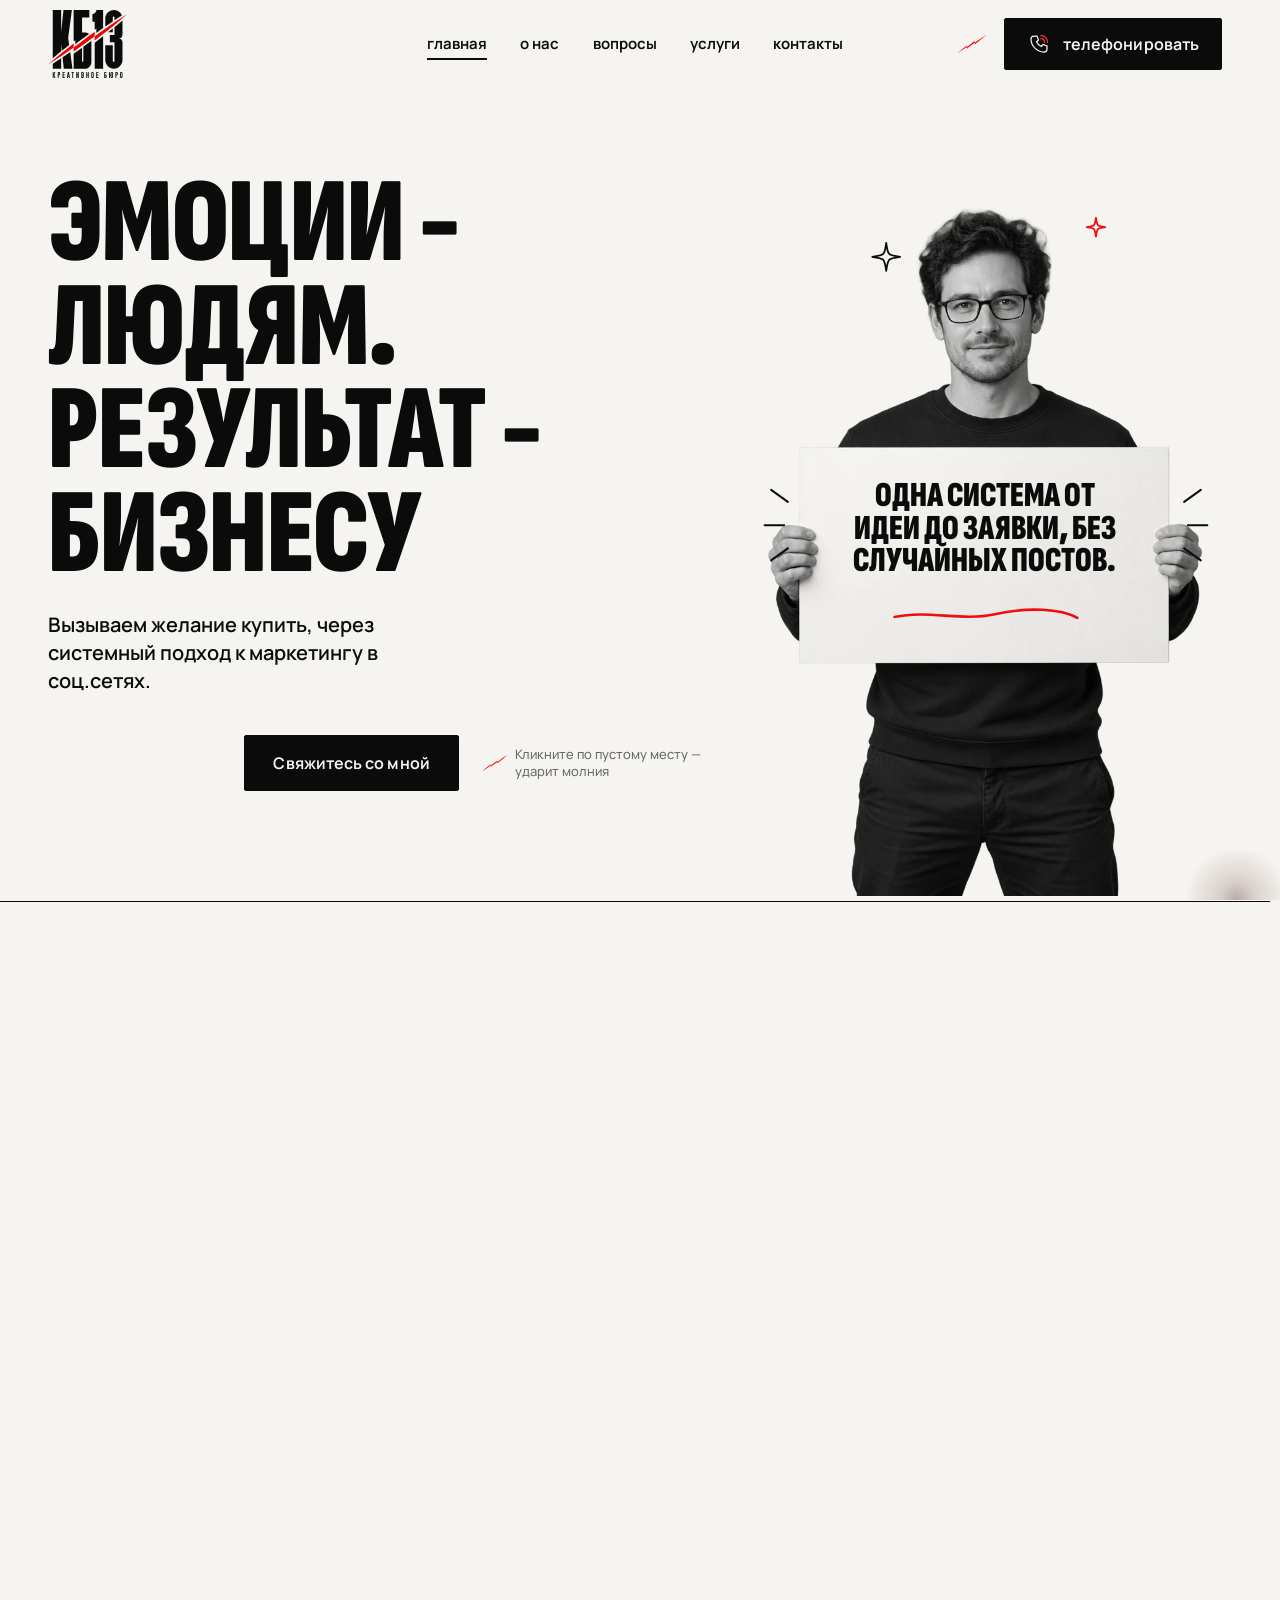
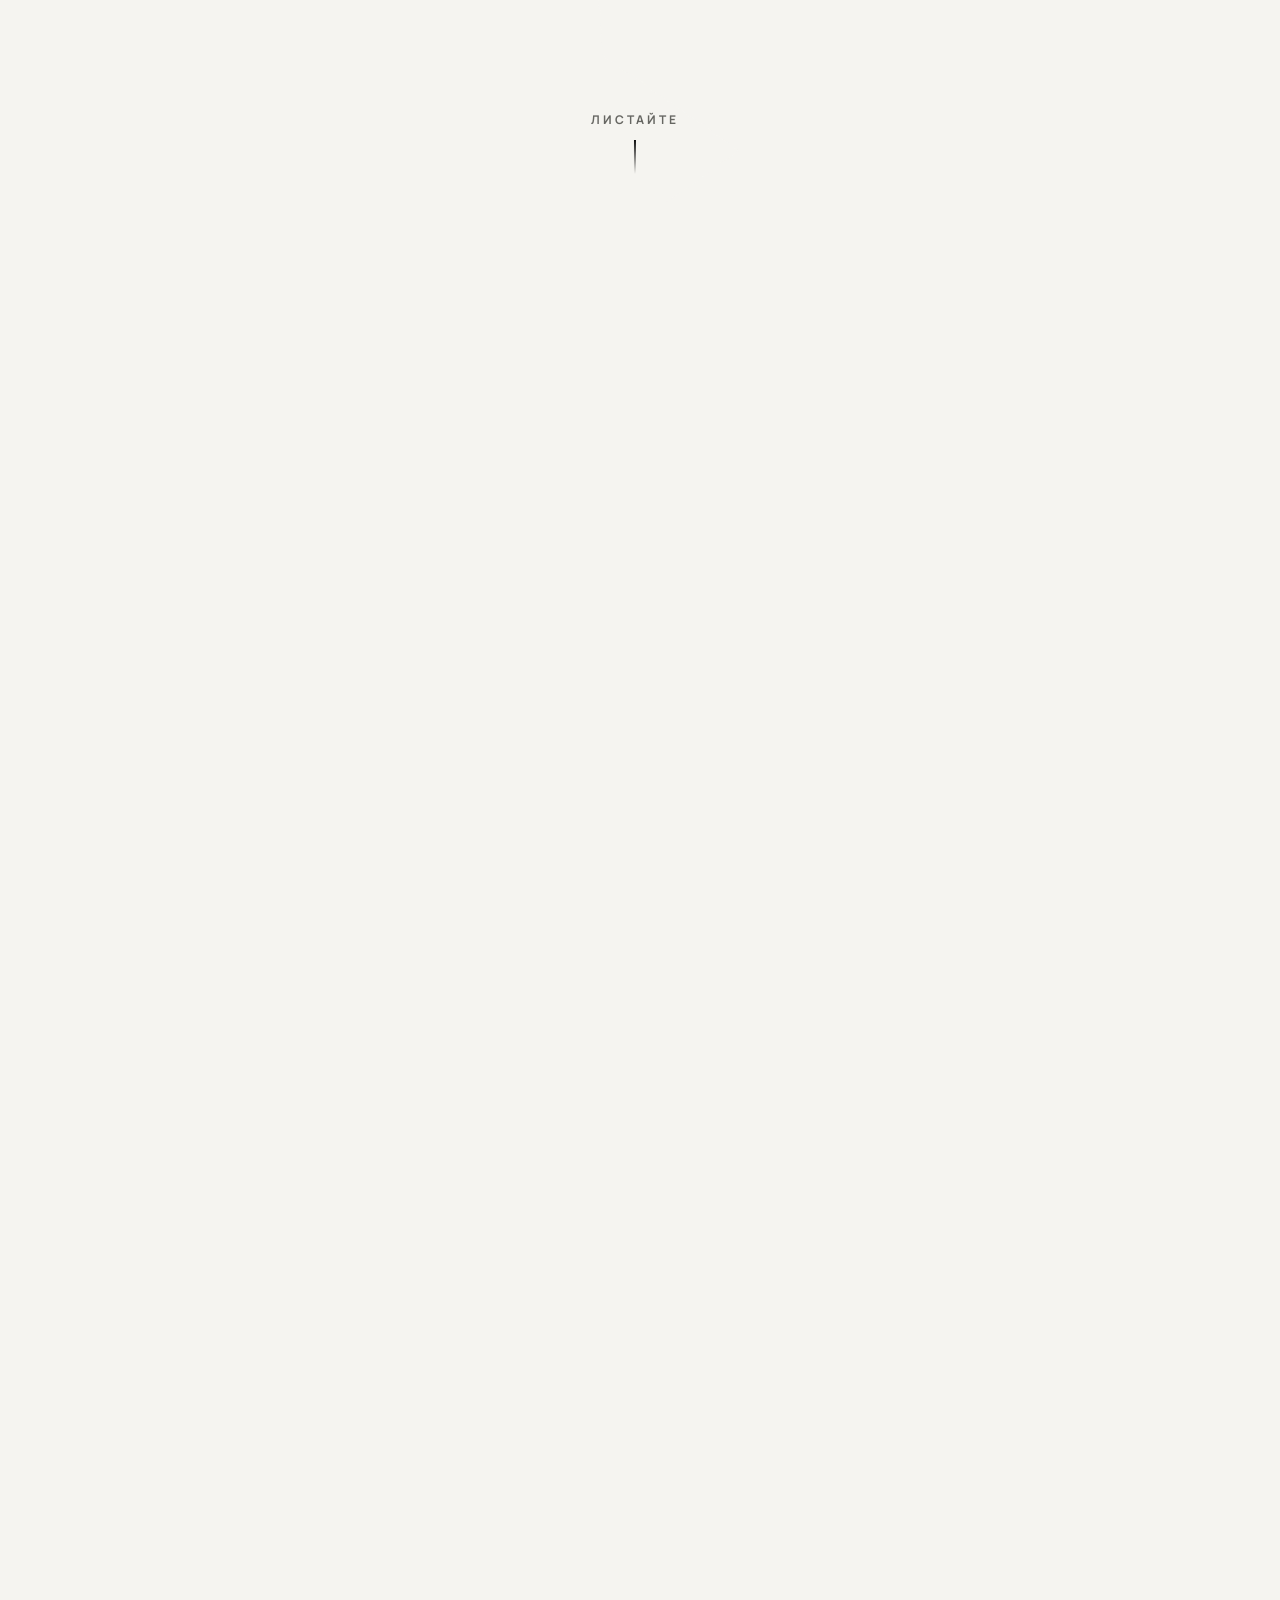
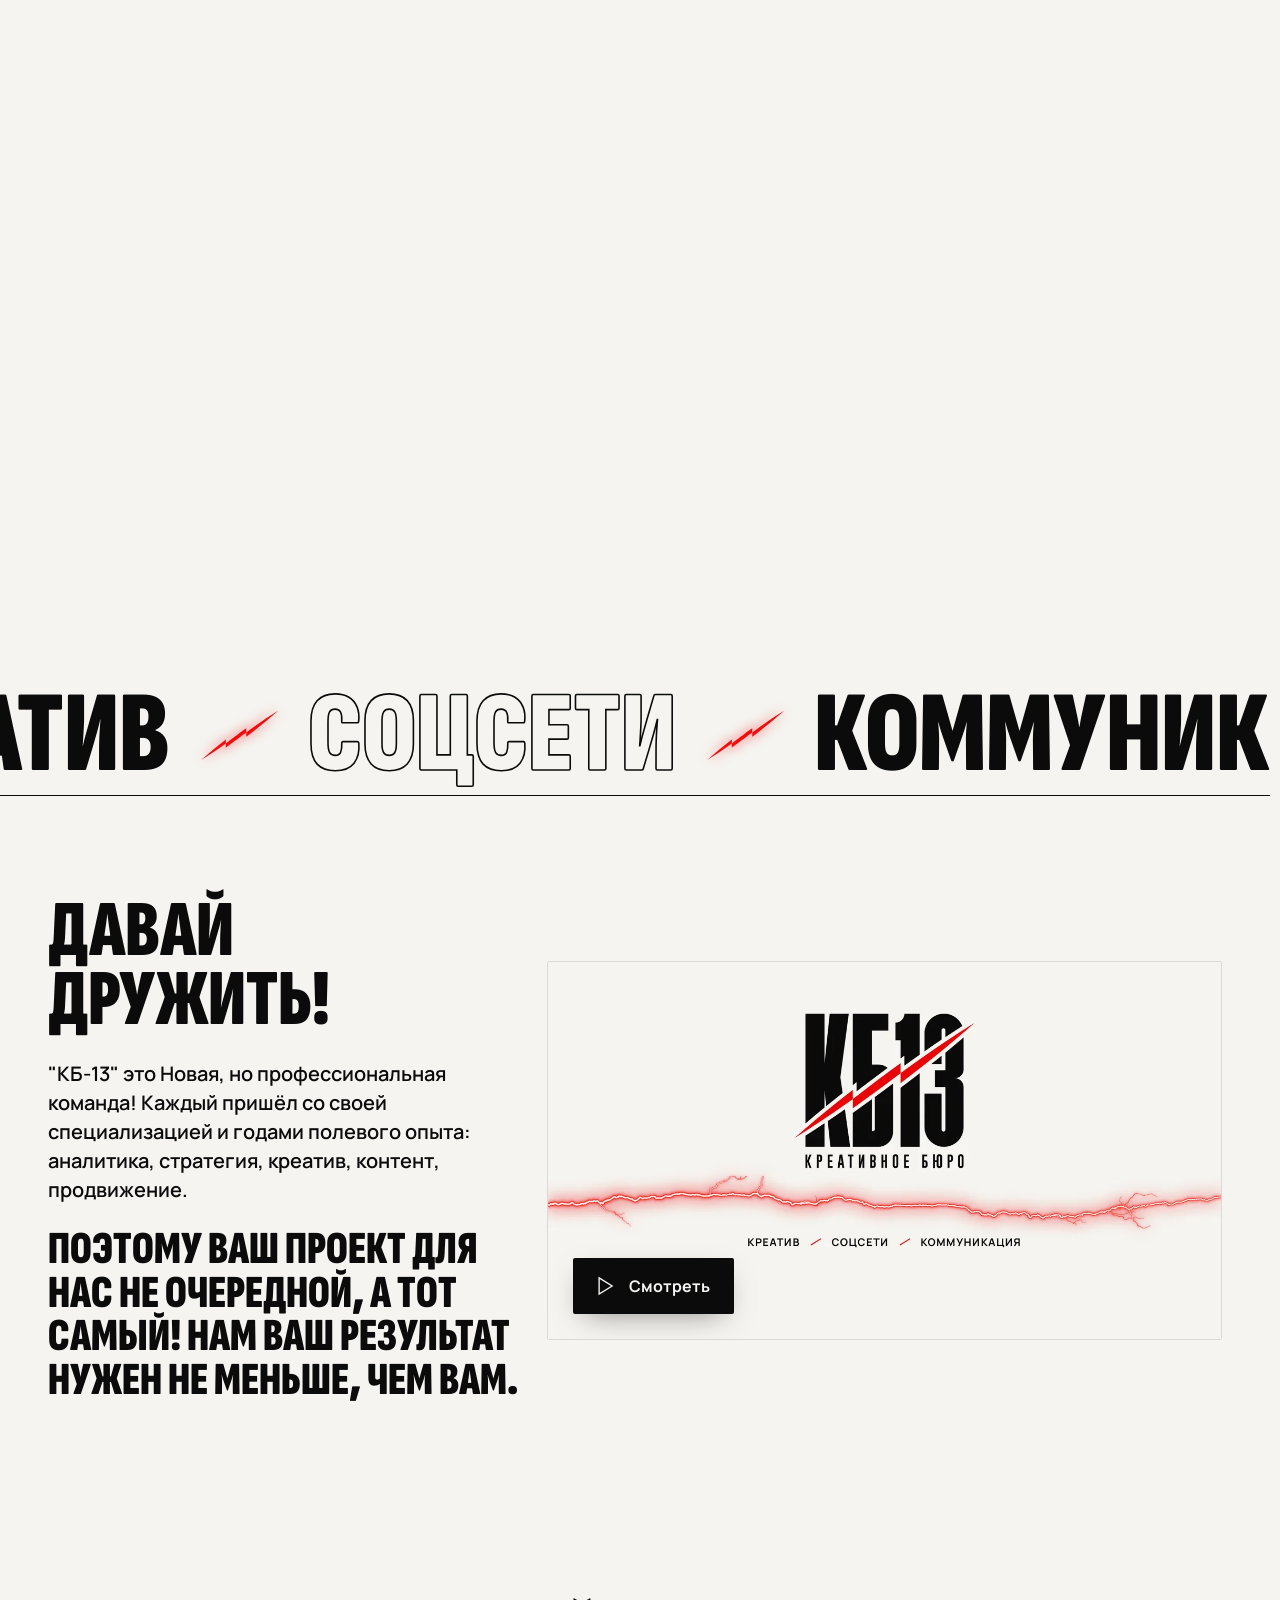
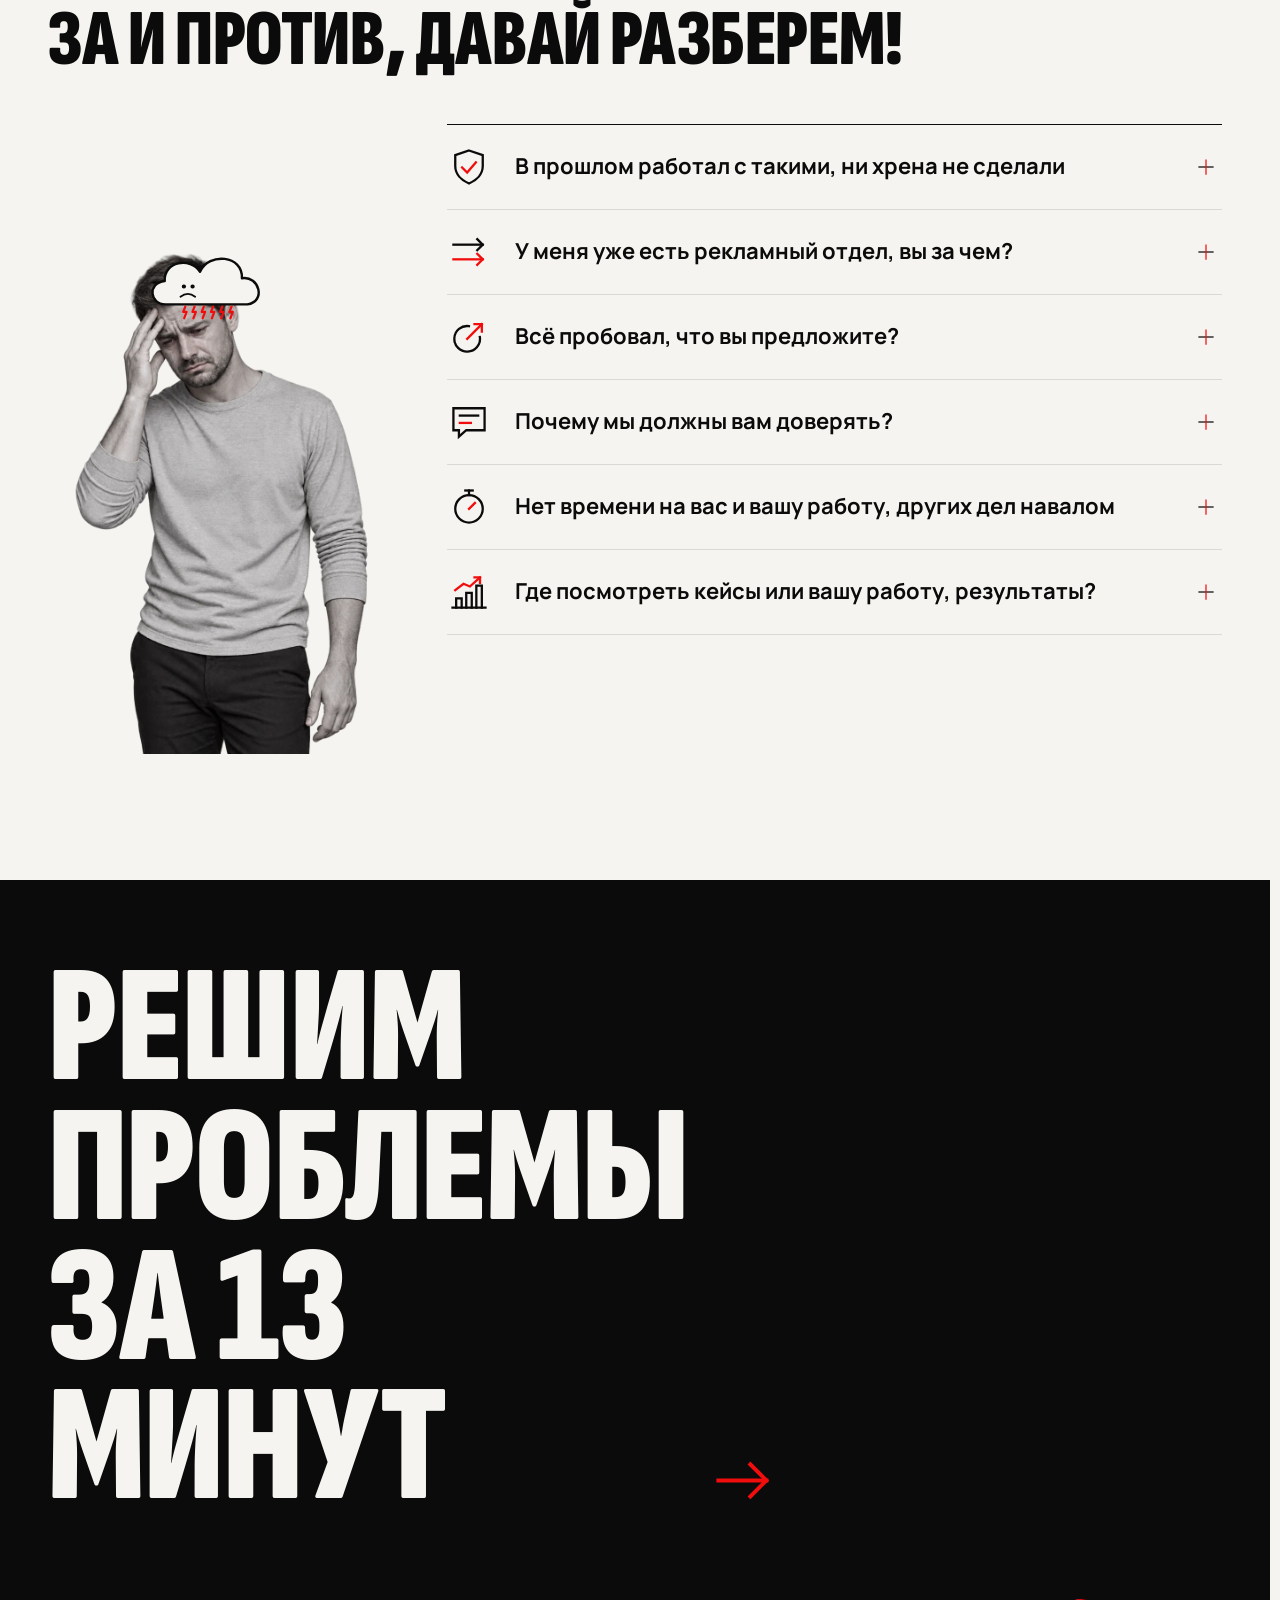
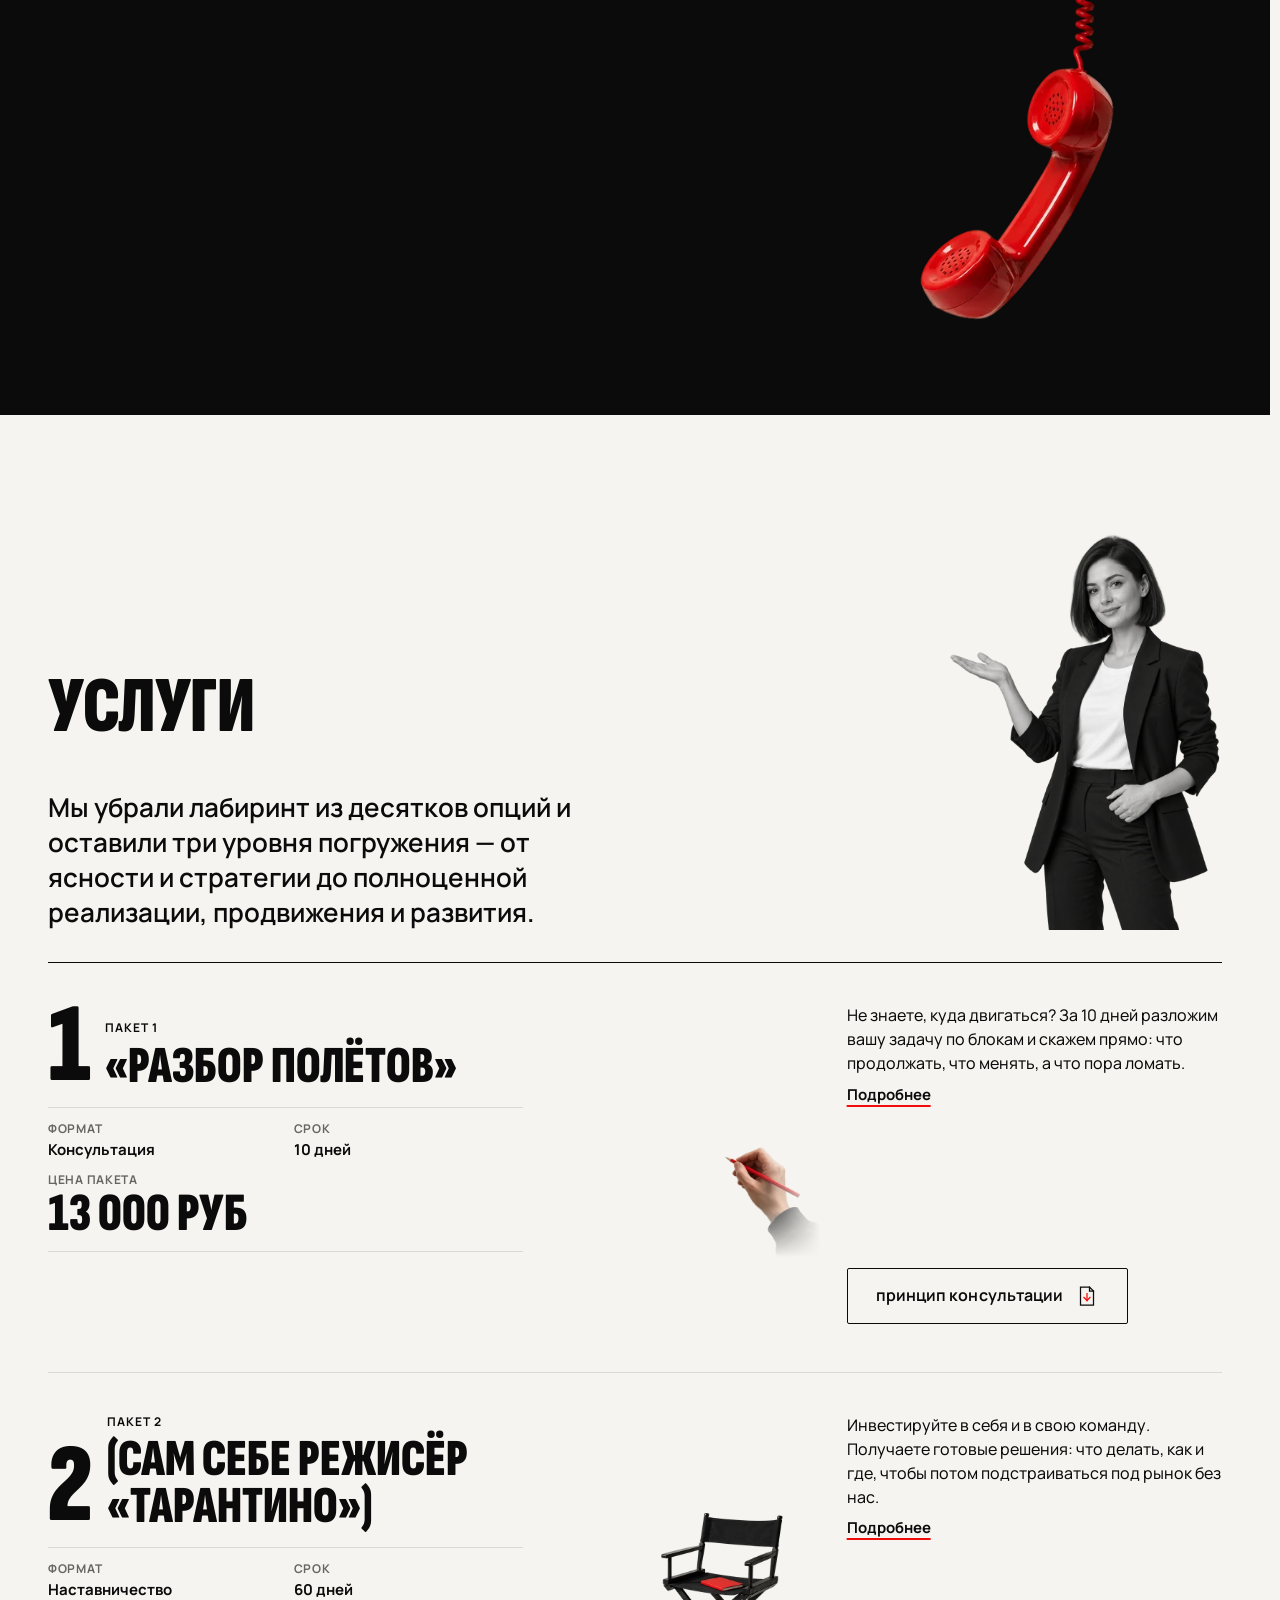
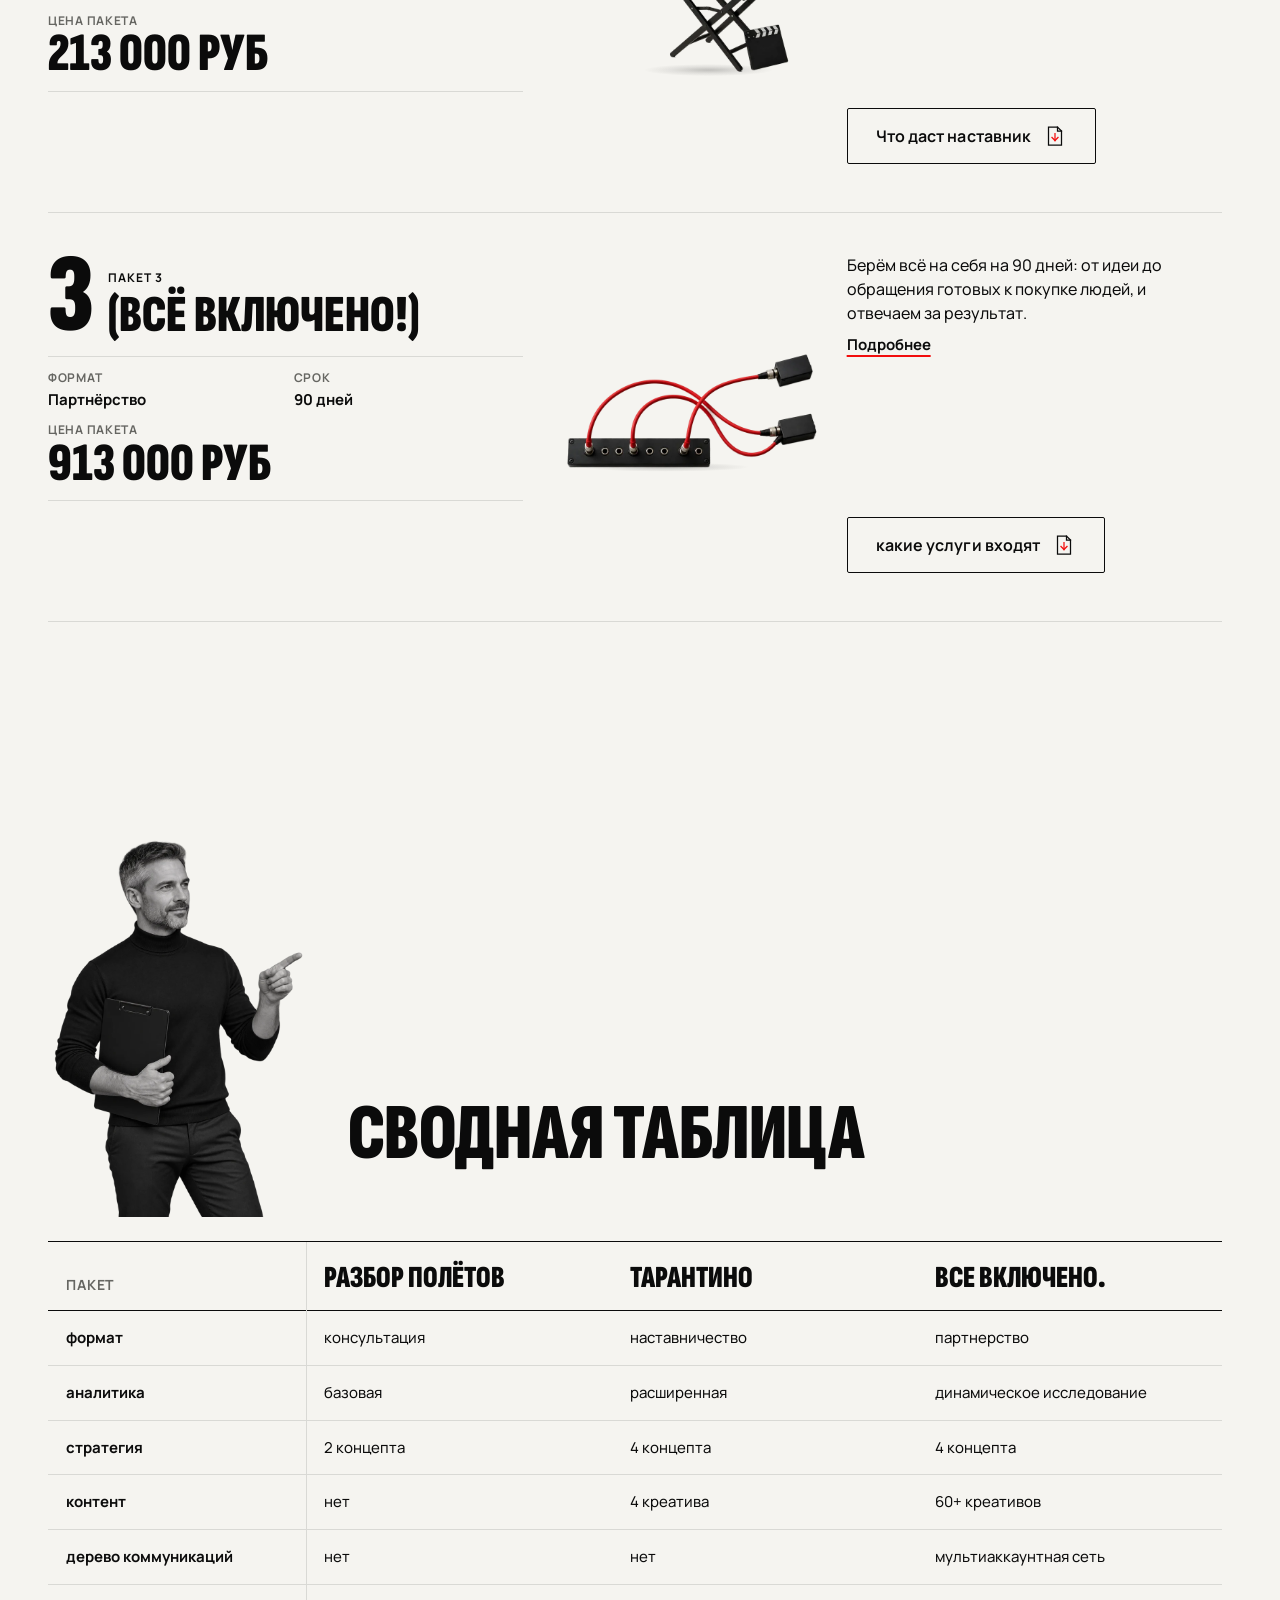
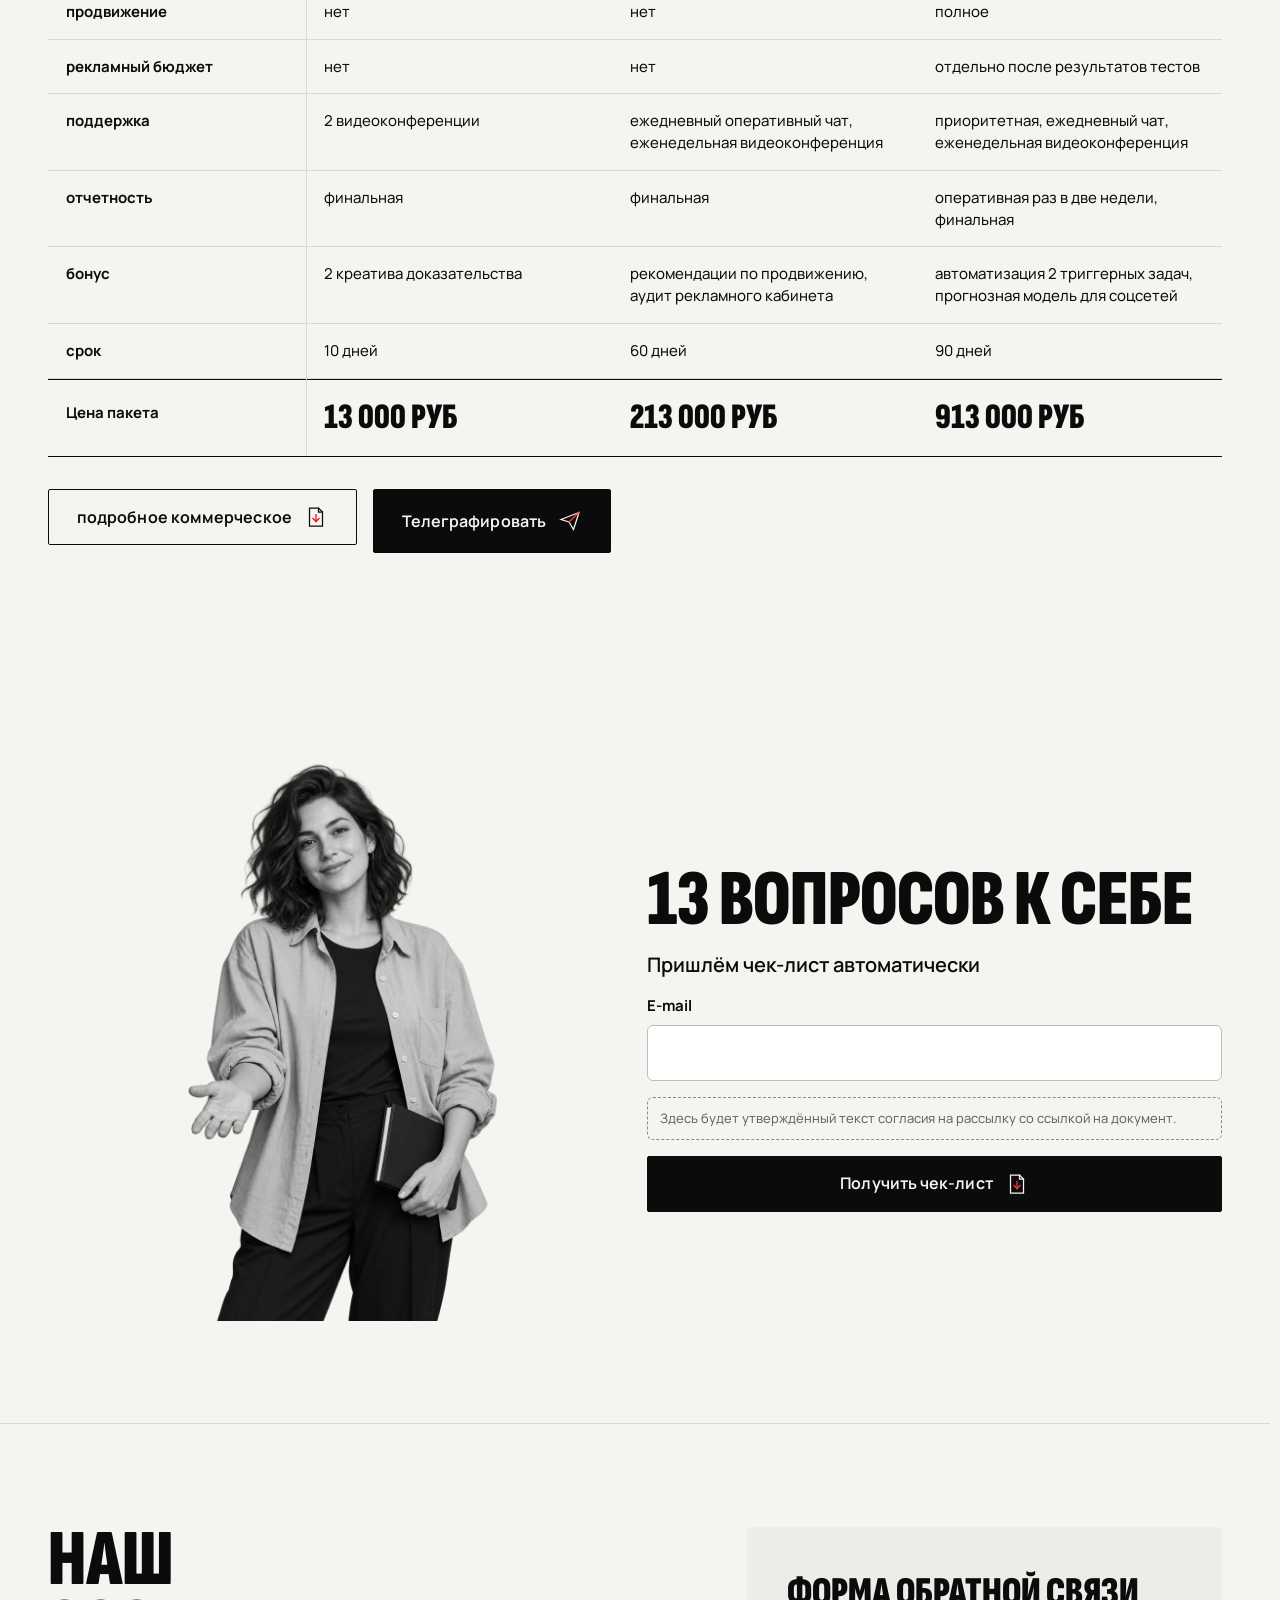
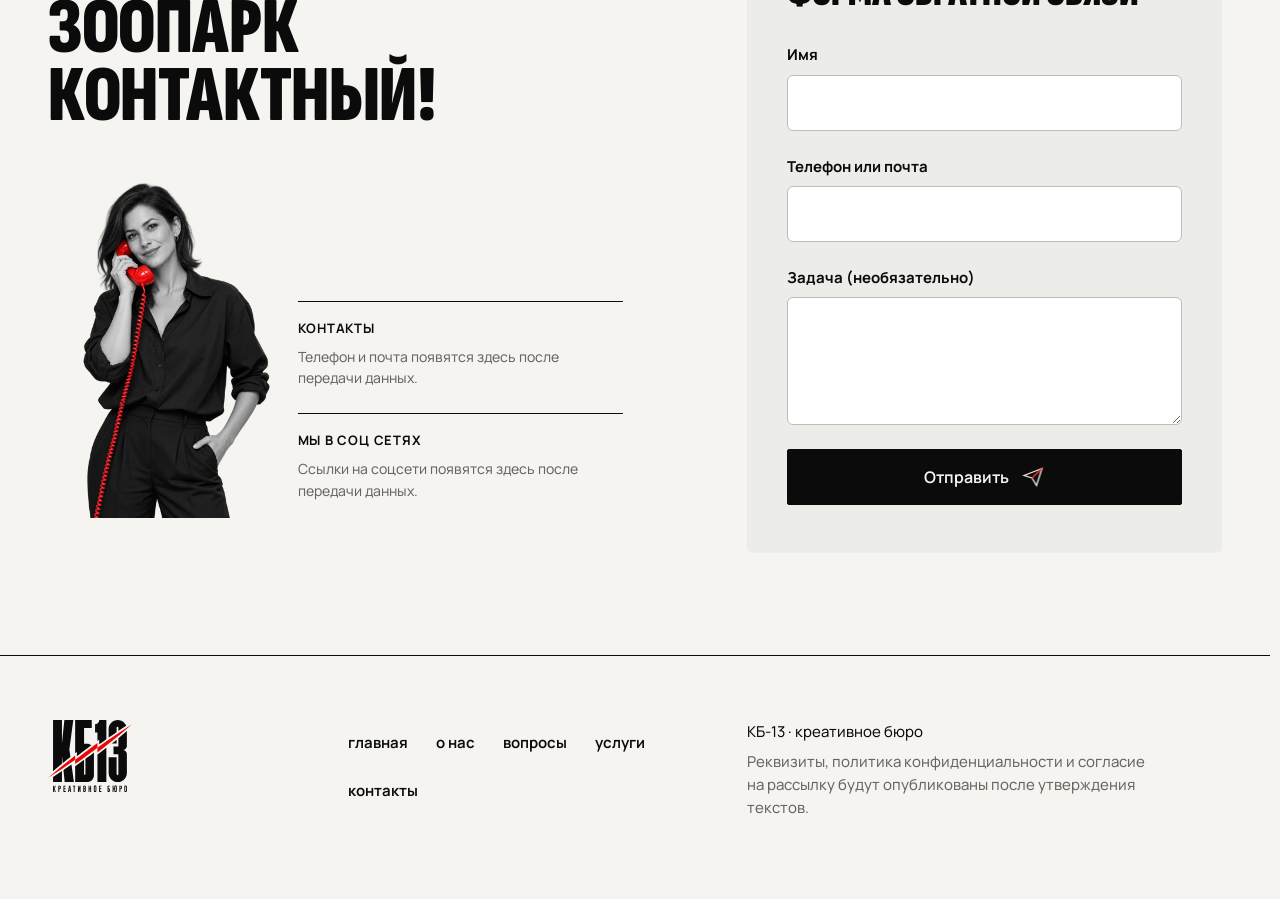
<file: v2/index.html>
<!doctype html>
<html lang="ru" class="no-js">
<head>
<meta charset="utf-8">
<meta name="viewport" content="width=device-width, initial-scale=1, viewport-fit=cover">
<title>КБ-13 — креативное бюро</title>
<meta name="description" content="Вызываем желание купить, через системный подход к маркетингу в соц.сетях.">
<meta name="theme-color" content="#F5F4F0">
<link rel="icon" href="assets/brand/icon.svg" type="image/svg+xml">
<link rel="preload" href="assets/fonts/sofia-sans-xcond-cyrillic.woff2" as="font" type="font/woff2" crossorigin>
<link rel="preload" href="assets/fonts/manrope-cyrillic.woff2" as="font" type="font/woff2" crossorigin>
<link rel="preload" as="image" href="assets/img/07-hero-facts-person-768.webp" imagesrcset="assets/img/07-hero-facts-person-768.webp 768w, assets/img/07-hero-facts-person.webp 1024w" imagesizes="(min-width: 1024px) 34vw, 60vw" fetchpriority="high">
<link rel="stylesheet" href="assets/css/main.css?v=muvdbill">
<script>document.documentElement.className='js';</script>
<script type="application/json" id="kb-config">{"phone":null,"endpoints":{"lead":null,"contact":null,"checklist":null},"chat":{"provider":null}}</script>
<script type="module" src="assets/js/main.js?v=muvdbill"></script>
</head>
<body>
<svg class="sprite" aria-hidden="true" focusable="false" xmlns="http://www.w3.org/2000/svg"><defs><symbol id="kb-contract-shield" viewBox="0 0 48 48"><g fill="none" stroke-width="2.5" stroke-linecap="square" stroke-linejoin="miter" stroke="currentColor"><path d="M24 6 39 11V23C39 31.5 32.6 38.4 24 42 15.4 38.4 9 31.5 9 23V11Z"/></g><g fill="none" stroke-width="2.5" stroke-linecap="square" stroke-linejoin="miter" class="i-accent"><path d="M16.5 24.5 22 30 31.5 19"/></g></symbol><symbol id="kb-new-angle" viewBox="0 0 48 48"><g fill="none" stroke-width="2.5" stroke-linecap="square" stroke-linejoin="miter" stroke="currentColor"><path d="M35.86 24.05A14 14 0 1 1 23.95 12.14"/></g><g fill="none" stroke-width="2.5" stroke-linecap="square" stroke-linejoin="miter" class="i-accent"><path d="M22 26 38 10"/><path d="M30 10H38V18"/></g></symbol><symbol id="kb-time" viewBox="0 0 48 48"><g fill="none" stroke-width="2.5" stroke-linecap="square" stroke-linejoin="miter" stroke="currentColor"><path d="M24 41A15 15 0 1 0 24 11 15 15 0 0 0 24 41Z"/><path d="M20 6H28"/><path d="M24 6V11"/></g><g fill="none" stroke-width="2.5" stroke-linecap="square" stroke-linejoin="miter" class="i-accent"><path d="M24 26 30.5 19.5"/></g></symbol><symbol id="kb-parallel" viewBox="0 0 48 48"><g fill="none" stroke-width="2.5" stroke-linecap="square" stroke-linejoin="miter" stroke="currentColor"><path d="M7 16H39"/><path d="M33 10 39 16 33 22"/></g><g fill="none" stroke-width="2.5" stroke-linecap="square" stroke-linejoin="miter" class="i-accent"><path d="M7 32H39"/><path d="M33 26 39 32 33 38"/></g></symbol><symbol id="kb-dialogue" viewBox="0 0 48 48"><g fill="none" stroke-width="2.5" stroke-linecap="square" stroke-linejoin="miter" stroke="currentColor"><path d="M7 9H41V33H21L13 40V33H7Z"/><path d="M14 17H34"/></g><g fill="none" stroke-width="2.5" stroke-linecap="square" stroke-linejoin="miter" class="i-accent"><path d="M14 25H26"/></g></symbol><symbol id="kb-results" viewBox="0 0 48 48"><g fill="none" stroke-width="2.5" stroke-linecap="square" stroke-linejoin="miter" stroke="currentColor"><path d="M6 41H42"/><path d="M10 41V31H16V41"/><path d="M21 41V25H27V41"/><path d="M32 41V17H38V41"/></g><g fill="none" stroke-width="2.5" stroke-linecap="square" stroke-linejoin="miter" class="i-accent"><path d="M9 22 18 15 25 18 36 8"/><path d="M30 8H36V14"/></g></symbol><symbol id="kb-phone" viewBox="0 0 48 48"><g fill="none" stroke-width="2.5" stroke-linecap="square" stroke-linejoin="miter" stroke="currentColor"><path d="M15 8 20 8 23 16 19 19.5C21 24 24 27 28.5 29L32 25 40 28V34C40 37.5 37.5 40 34 40 20 40 8 28 8 14 8 10.5 10.5 8 14 8Z"/></g><g fill="none" stroke-width="2.5" stroke-linecap="square" stroke-linejoin="miter" class="i-accent"><path d="M28 7A13 13 0 0 1 41 20"/><path d="M28 13A7 7 0 0 1 35 20"/></g></symbol><symbol id="kb-send" viewBox="0 0 48 48"><g fill="none" stroke-width="2.5" stroke-linecap="square" stroke-linejoin="miter" stroke="currentColor"><path d="M6 21 42 7 31 41 22 26Z"/></g><g fill="none" stroke-width="2.5" stroke-linecap="square" stroke-linejoin="miter" class="i-accent"><path d="M22 26 42 7"/></g></symbol><symbol id="kb-download" viewBox="0 0 48 48"><g fill="none" stroke-width="2.5" stroke-linecap="square" stroke-linejoin="miter" stroke="currentColor"><path d="M11 6H29L37 14V42H11Z"/><path d="M29 6V14H37"/></g><g fill="none" stroke-width="2.5" stroke-linecap="square" stroke-linejoin="miter" class="i-accent"><path d="M24 19V33"/><path d="M18 27 24 33 30 27"/></g></symbol><symbol id="kb-back-to-top" viewBox="0 0 48 48"><g fill="none" stroke-width="2.5" stroke-linecap="square" stroke-linejoin="miter" stroke="currentColor"><path d="M24 42V13"/><path d="M13 24 24 13 35 24"/></g><g fill="none" stroke-width="2.5" stroke-linecap="square" stroke-linejoin="miter" class="i-accent"><path d="M12 6H36"/></g></symbol><symbol id="kb-menu" viewBox="0 0 48 48"><g fill="none" stroke-width="2.5" stroke-linecap="square" stroke-linejoin="miter" stroke="currentColor"><path d="M8 13H40"/><path d="M8 24H40"/><path d="M8 35H28"/></g><g fill="none" stroke-width="2.5" stroke-linecap="square" stroke-linejoin="miter" class="i-accent"><path d="M32 35H40"/></g></symbol><symbol id="kb-close" viewBox="0 0 48 48"><g fill="none" stroke-width="2.5" stroke-linecap="square" stroke-linejoin="miter" stroke="currentColor"><path d="M12 12 36 36"/></g><g fill="none" stroke-width="2.5" stroke-linecap="square" stroke-linejoin="miter" class="i-accent"><path d="M36 12 12 36"/></g></symbol><symbol id="kb-plus" viewBox="0 0 48 48"><g fill="none" stroke-width="2.5" stroke-linecap="square" stroke-linejoin="miter" stroke="currentColor"><path d="M10 24H38"/></g><g fill="none" stroke-width="2.5" stroke-linecap="square" stroke-linejoin="miter" class="i-accent"><path d="M24 10V38"/></g></symbol><symbol id="kb-arrow-left" viewBox="0 0 48 48"><g fill="none" stroke-width="2.5" stroke-linecap="square" stroke-linejoin="miter" stroke="currentColor"><path d="M9 24H39"/><path d="M19 14 9 24 19 34"/></g></symbol><symbol id="kb-arrow-right" viewBox="0 0 48 48"><g fill="none" stroke-width="2.5" stroke-linecap="square" stroke-linejoin="miter" stroke="currentColor"><path d="M9 24H39"/><path d="M29 14 39 24 29 34"/></g></symbol><symbol id="kb-play" viewBox="0 0 48 48"><g fill="none" stroke-width="2.5" stroke-linecap="square" stroke-linejoin="miter" stroke="currentColor"><path d="M15 9 39 24 15 39Z"/></g></symbol><symbol id="kb-copy" viewBox="0 0 48 48"><g fill="none" stroke-width="2.5" stroke-linecap="square" stroke-linejoin="miter" stroke="currentColor"><path d="M16 16H38V42H16Z"/><path d="M10 34V6H32V10"/></g><g fill="none" stroke-width="2.5" stroke-linecap="square" stroke-linejoin="miter" class="i-accent"><path d="M22 29H32"/></g></symbol><symbol id="kb-bolt" viewBox="0 0 2000 1278.16"><path d="m4.33,1274.32c207.41-184.91,423.28-360.34,642.88-530.8v102.37C437.27,995.16,223.97,1139.77,4.93,1275.09c-1.64,1.04-3.29,2.04-4.93,3.06,1.44-1.29,2.89-2.58,4.33-3.84Z"/><path d="m1178.58,446.53v110.99c-27.94,21.23-55.92,42.39-83.92,63.47-22.41,16.9-44.81,33.75-67.24,50.56-44.95,33.31-89.98,66.53-135.13,99.62-10.9,7.99-21.83,15.97-32.75,23.94-70.46,51.47-141.19,102.59-212.34,153.16v-102.37c70.44-54.72,141.28-108.88,212.34-162.68,10.9-8.28,21.83-16.54,32.75-24.78,26.74-20.19,53.5-40.33,80.28-60.42,30.69-22.76,61.42-45.48,92.2-68.13,37.86-27.89,75.79-55.67,113.81-83.34Z"/><path d="m2000,0c-1.44,1.29-2.86,2.55-4.31,3.84-195.28,174.28-398.23,340.16-604.77,501.31-70.42,54.96-141.26,109.37-212.34,163.35v-110.99c70.44-51.27,141.19-102.13,212.34-152.42C1588.56,265.37,1789.33,130.04,1995.09,3.04c1.62-1.02,3.26-2.04,4.91-3.04Z"/></symbol></defs></svg>
<a class="skip-link" href="#main">Перейти к содержанию</a>

<header class="site-header" data-header>
  <div class="wrap site-header__row">
    <a class="site-header__logo" href="#home" aria-label="КБ-13, креативное бюро — на главную" data-logo><svg class="logo " aria-hidden="true" focusable="false" xmlns="http://www.w3.org/2000/svg" viewBox="0 0 2000 1715.86"><path class="logo-ink" d="m120.25,1355.63c69.03-43.76,139.66-89.75,212.32-138.28v262.71H120.25v-124.43Z"/><path class="logo-ink" d="m533.8,882.15c-63.37,49.84-124.25,98.5-182.85,146.15l-18.37-177.07v192.04c-74.26,60.6-144.88,119.59-212.32,177.35V0h212.32v554.24L390.33,0h212.17l-93.56,705.55,24.85,176.59Z"/><path class="logo-ink" d="m617.89,1480.06h-220.09l-29.71-286.5c62.06-41.78,125.65-85.4,191.07-131.05l58.73,417.55Z"/><path class="logo-ink" d="m1052.58,808.36l-.19.13c-47.89,35.52-92.16,68.13-135.29,99.75-8.24,6.07-16.52,12.09-24.8,18.13v358.09c0,11.06-8.97,20.05-20.05,20.05h-12.69v-354.26c-66.88,48.75-128.62,93.21-188.06,135.44l-24.29,17.27v377.09h282.97c90.87,0,164.52-73.66,164.52-164.52v-538.81c-14.03,10.56-28.07,21.1-42.12,31.64Zm-9.7-620.62V0h-395.67v793.67l41.95-32.57v102.59c45.56-35.06,93.53-71.66,145.06-110.68,10.91-8.28,21.86-16.56,32.83-24.85,26.5-20.01,53.54-40.36,80.35-60.47l.19-.15c30.65-22.74,59.31-43.91,87.43-64.6-28.46-23.56-64.99-37.71-104.83-37.71h-70.62V187.74h183.33Z"/><path class="logo-ink" d="m1634.79,561.79h-116.77c39.91-31.67,78.8-62.86,116.77-93.64v93.64Z"/><path class="logo-ink" d="m1634.79,289.02c-61.65,41.45-124.79,84.74-189.72,130.02v-201.7C1445.07,97.3,1542.37,0,1662.41,0,1722.43,0,1776.77,24.33,1816.09,63.65c21.06,21.06,37.84,46.44,48.85,74.69-61.24,38.96-123.65,79.62-187.63,122.21v-76.45c0-11.75-9.51-21.28-21.25-21.28-5.87,0-11.19,2.39-15.04,6.24-3.85,3.85-6.24,9.16-6.24,15.04v104.91Z"/><path class="logo-ink" d="m1783.42,717.77c53.22,0,96.33,43.13,96.33,96.33v448.59c0,120.04-97.3,217.36-217.34,217.36-60.02,0-114.36-24.33-153.68-63.68-39.32-39.32-63.65-93.66-63.65-153.68v-374.07h189.72v400.02c0,11.75,9.53,21.25,21.28,21.25,5.87,0,11.19-2.37,15.04-6.22,3.83-3.85,6.22-9.16,6.22-15.04v-473.07h-116.36v-186.3h116.36v-195.76c70.6-57.72,137.94-114.04,202.43-169.34v357.29c0,53.18-43.11,96.31-96.33,96.31Z"/><path class="logo-ink" d="m1390.93,0v457c-8.05,5.66-16.11,11.36-24.22,17.08-47.89,33.86-96.2,68.39-146.17,104.46v-111.2l-41.95,30.55v-202.34h-57.2V99.75c21.28,0,41.02-6.67,57.2-18.05C1204.33,63.68,1221.13,33.8,1221.13,0h169.8Z"/><path class="logo-ink" d="m1203.97,805.16c66.49-50.49,127.93-97.69,186.96-143.59v818.49h-212.35v-655.62l25.38-19.27Z"/><g><polygon class="logo-ink" points="164.28 1565.53 141.59 1631.35 141.59 1565.53 120.25 1565.53 120.25 1713.45 141.59 1713.45 141.59 1647.71 164.28 1713.45 187.12 1713.45 158.93 1639.49 187.12 1565.53 164.28 1565.53"/><path class="logo-ink" d="m277.32,1565.62l-31.05-.08v147.91h21.33v-63.41h3.46c6.24,0,10.98-.52,14.26-1.57,13.62-4.42,20.42-14.27,20.42-29.56v-22.23c0-20.7-9.47-31.05-28.41-31.05Zm7.08,53.29c0,4.73-1.93,7.86-5.8,9.43-1.11.4-3.14.59-6.1.59h-4.9v-42.36h7.54c6.18,0,9.26,3.37,9.26,10.1v22.23Z"/><polygon class="logo-ink" points="367.89 1713.45 423.23 1713.45 423.23 1692.41 389.23 1692.41 389.23 1650.04 418.48 1650.04 418.48 1628.93 389.23 1628.93 389.23 1586.56 423.23 1586.56 423.23 1565.53 367.89 1565.53 367.89 1713.45"/><path class="logo-ink" d="m544.87,1660.98l-15-95.44h-29.26l-15.08,95.67-6.95,52.24h21.49l4.23-31.36h21.78l4.15,31.36h21.56l-6.93-52.47Zm-37.85,0l8.13-61.52,8.15,61.52h-16.28Z"/><polygon class="logo-ink" points="592.84 1586.56 612.82 1586.56 612.82 1713.45 634.16 1713.45 634.16 1586.56 654.14 1586.56 654.14 1565.53 592.84 1565.53 592.84 1586.56"/><polygon class="logo-ink" points="733.78 1651.33 733.78 1565.53 714.03 1565.53 714.03 1713.45 735.36 1713.45 754.81 1630.37 754.81 1713.45 775.32 1713.45 775.32 1565.53 753.98 1565.53 733.78 1651.33"/><path class="logo-ink" d="m902.53,1618.91v-22.23c0-20.7-9.47-31.05-28.41-31.05l-32.87-.08v147.91h31.51c.59-.06,1.05-.08,1.36-.08,18.94,0,28.41-10.33,28.41-30.98v-22.33c0-9.7-3.9-16.55-11.69-20.57,7.79-4.02,11.69-10.89,11.69-20.59Zm-21.33,63.49c0,6.68-3.1,10.03-9.28,10.03h-9.34v-42.38h6.72c2.97,0,4.99.23,6.1.69,3.87,1.51,5.8,4.63,5.8,9.34v22.33Zm0-63.49c0,4.73-1.93,7.86-5.8,9.43-1.11.4-3.14.59-6.1.59h-6.72v-42.36h9.34c6.18,0,9.28,3.37,9.28,10.1v22.23Z"/><polygon class="logo-ink" points="1006.15 1628.93 987.53 1628.93 987.53 1565.53 966.19 1565.53 966.19 1713.45 987.53 1713.45 987.53 1650.04 1006.15 1650.04 1006.15 1713.45 1027.48 1713.45 1027.48 1565.53 1006.15 1565.53 1006.15 1628.93"/><path class="logo-ink" d="m1122.5,1563.19c-20.4,0-30.6,10.37-30.6,31.07v90.47c0,20.76,10.2,31.13,30.6,31.13,20.47-.06,30.69-10.43,30.69-31.13v-90.47c0-20.7-10.22-31.07-30.69-31.07Zm9.36,121.54c0,6.68-3.12,10.03-9.36,10.03s-9.26-3.35-9.26-10.03v-90.47c0-6.7,3.06-10.03,9.18-10.03h.15c6.18.04,9.28,3.39,9.28,10.03v90.47Z"/><polygon class="logo-ink" points="1217.6 1713.45 1272.94 1713.45 1272.94 1692.41 1238.94 1692.41 1238.94 1650.04 1268.19 1650.04 1268.19 1628.93 1238.94 1628.93 1238.94 1586.56 1272.94 1586.56 1272.94 1565.53 1217.6 1565.53 1217.6 1713.45"/><path class="logo-ink" d="m1458.76,1630.52c-3.27-1.05-8.02-1.59-14.26-1.59h-3.46v-42.36h34v-21.03h-55.34v147.91l31.05-.08c18.96,0,28.43-10.35,28.43-31.05v-22.25c0-15.27-6.81-25.12-20.43-29.54Zm-.9,51.8c0,6.74-3.1,10.1-9.28,10.1h-7.54v-42.38h4.9c2.97,0,5.01.21,6.1.61,3.88,1.55,5.82,4.71,5.82,9.41v22.25Z"/><path class="logo-ink" d="m1610.4,1563.19c-20.4,0-30.61,10.37-30.61,31.07v34.67h-18.62v-65.75h-21.34v152.67h21.34v-65.82h18.62v34.69c0,20.76,10.22,31.13,30.61,31.13,20.45-.06,30.69-10.43,30.69-31.13v-90.47c0-20.7-10.24-31.07-30.69-31.07Zm9.36,121.54c0,6.68-3.12,10.03-9.36,10.03s-9.28-3.35-9.28-10.03v-90.47c0-6.7,3.08-10.03,9.2-10.03h.15c6.18.04,9.28,3.39,9.28,10.03v90.47Z"/><path class="logo-ink" d="m1732.79,1565.62l-31.05-.08v147.91h21.33v-63.41h3.46c6.24,0,10.98-.52,14.26-1.57,13.62-4.42,20.43-14.27,20.43-29.56v-22.23c0-20.7-9.47-31.05-28.43-31.05Zm7.1,53.29c0,4.73-1.93,7.86-5.82,9.43-1.09.4-3.14.59-6.1.59h-4.9v-42.36h7.54c6.18,0,9.28,3.37,9.28,10.1v22.23Z"/><path class="logo-ink" d="m1849.06,1563.19c-20.4,0-30.6,10.37-30.6,31.07v90.47c0,20.76,10.2,31.13,30.6,31.13,20.47-.06,30.69-10.43,30.69-31.13v-90.47c0-20.7-10.22-31.07-30.69-31.07Zm9.36,121.54c0,6.68-3.12,10.03-9.36,10.03s-9.26-3.35-9.26-10.03v-90.47c0-6.7,3.06-10.03,9.2-10.03h.13c6.18.04,9.28,3.39,9.28,10.03v90.47Z"/></g><g><path class="logo-bolt" d="m4.33,1377.56c207.41-184.91,423.28-360.34,642.88-530.8v102.37c-209.94,149.27-423.23,293.88-642.28,429.21C3.29,1379.38,1.64,1380.38,0,1381.41c1.44-1.29,2.89-2.58,4.33-3.84Z"/><path class="logo-bolt" d="m1178.58,549.77v110.99c-27.94,21.23-55.92,42.39-83.92,63.47-22.41,16.9-44.81,33.75-67.24,50.56-44.95,33.31-89.98,66.53-135.13,99.62-10.9,7.99-21.83,15.97-32.75,23.94-70.46,51.47-141.19,102.59-212.34,153.16v-102.37c70.44-54.72,141.28-108.88,212.34-162.68,10.9-8.28,21.83-16.54,32.75-24.78,26.74-20.19,53.5-40.33,80.28-60.42,30.69-22.76,61.42-45.48,92.2-68.13,37.86-27.89,75.79-55.67,113.81-83.34Z"/><path class="logo-bolt" d="m2000,103.25c-1.44,1.29-2.86,2.55-4.31,3.84-195.28,174.28-398.23,340.16-604.77,501.31-70.42,54.96-141.26,109.37-212.34,163.35v-110.99c70.44-51.27,141.19-102.13,212.34-152.42,197.64-139.72,398.41-275.05,604.17-402.05,1.62-1.02,3.26-2.04,4.91-3.04Z"/></g></svg></a>
    <nav class="nav" aria-label="Основная навигация">
      <ul class="nav__list">
        <li><a class="nav__link" href="#home">главная</a></li>
        <li><a class="nav__link" href="#about">о нас</a></li>
        <li><a class="nav__link" href="#questions">вопросы</a></li>
        <li><a class="nav__link" href="#services">услуги</a></li>
        <li><a class="nav__link" href="#contact">контакты</a></li>
      </ul>
    </nav>
    <div class="site-header__actions">
      <button class="icon-btn storm-toggle" type="button" aria-pressed="true" aria-label="Гроза: включена" data-storm-toggle><svg class="icon storm-toggle__icon" viewBox="0 0 2000 1278.16" aria-hidden="true" focusable="false"><use href="#kb-bolt"/></svg></button>
      <button class="btn btn--primary header__call" type="button" aria-haspopup="dialog" aria-controls="phone-panel" aria-expanded="false" aria-label="телефонировать" data-phone-toggle data-phone-hover><svg class="icon icon--phone btn__icon" viewBox="0 0 48 48" aria-hidden="true" focusable="false"><g fill="none" stroke-width="2.5" stroke-linecap="square" stroke-linejoin="miter" stroke="currentColor"><path d="M15 8 20 8 23 16 19 19.5C21 24 24 27 28.5 29L32 25 40 28V34C40 37.5 37.5 40 34 40 20 40 8 28 8 14 8 10.5 10.5 8 14 8Z"/></g><g fill="none" stroke-width="2.5" stroke-linecap="square" stroke-linejoin="miter" class="i-accent"><path d="M28 7A13 13 0 0 1 41 20" pathLength="1"/><path d="M28 13A7 7 0 0 1 35 20" pathLength="1"/></g></svg><span class="btn__label header__call-label" aria-hidden="true">телефонировать</span><span class="btn__arc" aria-hidden="true"></span></button>
      <button class="icon-btn menu-btn" type="button" aria-expanded="false" aria-controls="mobile-menu" aria-label="Открыть меню" data-menu-toggle><svg class="icon " viewBox="0 0 48 48" aria-hidden="true" focusable="false"><use href="#kb-menu"/></svg></button>
    </div>
  </div>
  <div class="phone-panel" id="phone-panel" role="dialog" aria-labelledby="phone-panel-title" hidden>
    <p class="phone-panel__title" id="phone-panel-title">телефонировать</p>
    <p class="phone-panel__text">Номер телефона ещё не задан. Пока можно оставить контакт в форме — мы перезвоним.</p>
    <a class="btn btn--primary btn--small" href="#contact" data-to-form><span class="btn__label">Перейти к форме</span><span class="btn__arc" aria-hidden="true"></span></a>
    <button class="icon-btn phone-panel__close" type="button" aria-label="Закрыть" data-phone-close><svg class="icon " viewBox="0 0 48 48" aria-hidden="true" focusable="false"><use href="#kb-close"/></svg></button>
  </div>
  <div class="mobile-menu" id="mobile-menu" hidden>
    <nav aria-label="Меню">
      <ul class="mobile-menu__list">
        <li><a class="mobile-menu__link" href="#home">главная</a></li>
        <li><a class="mobile-menu__link" href="#about">о нас</a></li>
        <li><a class="mobile-menu__link" href="#questions">вопросы</a></li>
        <li><a class="mobile-menu__link" href="#services">услуги</a></li>
        <li><a class="mobile-menu__link" href="#contact">контакты</a></li>
      </ul>
    </nav>
  </div>
</header>

<main id="main">

<section class="hero" id="home" aria-labelledby="hero-title" data-zone="hero">
  <div class="wrap hero__grid">
    <div class="hero__copy">
      <h1 class="display hero__title" id="hero-title" tabindex="-1">Эмоции&nbsp;- людям.<br> Результат&nbsp;- бизнесу</h1>
      <p class="hero__lead">Вызываем желание купить, через системный подход к маркетингу в соц.сетях.</p>
      <div class="hero__actions">
        <a class="btn btn--primary" href="#contact" data-to-form><span class="btn__label">Свяжитесь со мной</span><span class="btn__arc" aria-hidden="true"></span></a>
        <p class="hero__hint" data-hint><svg class="icon" viewBox="0 0 2000 1278.16" aria-hidden="true" focusable="false"><use href="#kb-bolt"/></svg><span class="hint--mouse">Кликните по пустому месту — ударит молния</span><span class="hint--touch">Коснитесь пустого места — ударит молния</span></p>
      </div>
    </div>
    <div class="hero__visual">
      <div class="placard" data-placard>
        <img class="placard__img" src="assets/img/07-hero-facts-person-768.webp" srcset="assets/img/07-hero-facts-person-768.webp 768w, assets/img/07-hero-facts-person.webp 1024w" sizes="(min-width: 1024px) 34vw, 60vw" width="1024" height="1536" alt="Постановочный персонаж держит табличку" fetchpriority="high" decoding="async">
        <p class="placard__text"><span>Одна система от идеи до заявки, без случайных постов.</span></p>
        <svg class="doodle doodle--placard " viewBox="0 0 1024 1536" aria-hidden="true" focusable="false" data-doodle><path d="M318 990C392 974 462 1000 534 984S676 972 712 992" pathLength="1" style="--i:0" class="dd-red" stroke-width="2.6"/><path d="M88 742 52 716M80 792H38M88 842 52 868" pathLength="1" style="--i:1" class="dd-ink" stroke-width="2"/><path d="M942 742 978 716M950 792H992M942 842 978 868" pathLength="1" style="--i:2" class="dd-ink" stroke-width="2"/><path d="M300 184C303.6 210.4 303.6 210.4 330 214C303.6 217.6 303.6 217.6 300 244C296.4 217.6 296.4 217.6 270 214C296.4 210.4 296.4 210.4 300 184Z" pathLength="1" style="--i:3" class="dd-ink" stroke-width="1.8"/><path d="M752 130C754.4 147.6 754.4 147.6 772 150C754.4 152.4 754.4 152.4 752 170C749.6 152.4 749.6 152.4 732 150C749.6 147.6 749.6 147.6 752 130Z" pathLength="1" style="--i:4" class="dd-red" stroke-width="1.8"/></svg>
      </div>
    </div>
  </div>
</section>

<section class="rift" id="meaning" aria-label="Смыслы" data-rift>
  <div class="rift__stage">
    <canvas class="rift__canvas" aria-hidden="true"></canvas>
    <div class="rift__text"><div class="rift__inner">
      <h2 class="display rift__title">Внимание&nbsp;– новая валюта!</h2>
      <p class="rift__lead">Человек отдал своё время? Отдаст и деньги! Знаем на что ваша аудитория готова отдать своё время</p>
    </div></div>
    <div class="rift__text"><div class="rift__inner">
      <h2 class="display rift__title">Креатив по расчету</h2>
      <p class="rift__lead">Оригинальных рекламных решений превращаем «хочу» в «беру»</p>
    </div></div>
    <p class="rift__hint" aria-hidden="true">листайте</p>
  </div>
</section>

<div class="ticker" data-ticker>
  <ul class="ticker__track" aria-label="Направления">
    <li class="ticker__word">Креатив</li><li class="ticker__sep" aria-hidden="true"><svg viewBox="0 0 2000 1278.16" focusable="false"><use href="#kb-bolt"/></svg></li><li class="ticker__word ticker__word--outline">Соцсети</li><li class="ticker__sep" aria-hidden="true"><svg viewBox="0 0 2000 1278.16" focusable="false"><use href="#kb-bolt"/></svg></li><li class="ticker__word">Коммуникация</li><li class="ticker__sep" aria-hidden="true"><svg viewBox="0 0 2000 1278.16" focusable="false"><use href="#kb-bolt"/></svg></li><li class="ticker__word ticker__word--outline" aria-hidden="true">Креатив</li><li class="ticker__sep" aria-hidden="true"><svg viewBox="0 0 2000 1278.16" focusable="false"><use href="#kb-bolt"/></svg></li><li class="ticker__word" aria-hidden="true">Соцсети</li><li class="ticker__sep" aria-hidden="true"><svg viewBox="0 0 2000 1278.16" focusable="false"><use href="#kb-bolt"/></svg></li><li class="ticker__word ticker__word--outline" aria-hidden="true">Коммуникация</li><li class="ticker__sep" aria-hidden="true"><svg viewBox="0 0 2000 1278.16" focusable="false"><use href="#kb-bolt"/></svg></li><li class="ticker__word" aria-hidden="true">Креатив</li><li class="ticker__sep" aria-hidden="true"><svg viewBox="0 0 2000 1278.16" focusable="false"><use href="#kb-bolt"/></svg></li><li class="ticker__word ticker__word--outline" aria-hidden="true">Соцсети</li><li class="ticker__sep" aria-hidden="true"><svg viewBox="0 0 2000 1278.16" focusable="false"><use href="#kb-bolt"/></svg></li><li class="ticker__word" aria-hidden="true">Коммуникация</li><li class="ticker__sep" aria-hidden="true"><svg viewBox="0 0 2000 1278.16" focusable="false"><use href="#kb-bolt"/></svg></li><li class="ticker__word ticker__word--outline" aria-hidden="true">Креатив</li><li class="ticker__sep" aria-hidden="true"><svg viewBox="0 0 2000 1278.16" focusable="false"><use href="#kb-bolt"/></svg></li><li class="ticker__word" aria-hidden="true">Соцсети</li><li class="ticker__sep" aria-hidden="true"><svg viewBox="0 0 2000 1278.16" focusable="false"><use href="#kb-bolt"/></svg></li><li class="ticker__word ticker__word--outline" aria-hidden="true">Коммуникация</li><li class="ticker__sep" aria-hidden="true"><svg viewBox="0 0 2000 1278.16" focusable="false"><use href="#kb-bolt"/></svg></li>
  </ul>
</div>

<section class="about section" id="about" aria-labelledby="about-title">
  <div class="wrap about__grid">
    <div class="about__text">
      <h2 class="display section__title" id="about-title" tabindex="-1">Давай дружить!</h2>
      <p class="about__lead">&quot;КБ-13&quot; это Новая, но профессиональная команда! Каждый пришёл со своей специализацией и годами полевого опыта: аналитика, стратегия, креатив, контент, продвижение.</p>
      <p class="about__punch">Поэтому ваш проект для нас не очередной, а тот самый! Нам ваш результат нужен НЕ меньше, чем вам.</p>
    </div>
    <div class="about__media">
      <div class="video" data-video>
        <video class="video__el" controls preload="none" playsinline poster="assets/video/kb13-vizitka-poster.webp" aria-label="Видео-визитка КБ-13" title="Видео-визитка КБ-13" width="1920" height="1080"><source src="assets/video/kb13-vizitka.mp4" type="video/mp4"></video>
        <button class="video__play" type="button" data-video-play aria-label="Смотреть: Видео-визитка КБ-13"><svg class="icon " viewBox="0 0 48 48" aria-hidden="true" focusable="false"><use href="#kb-play"/></svg><span>Смотреть</span></button>
      </div>
    </div>
  </div>
</section>

<section class="questions section" id="questions" aria-labelledby="questions-title">
  <div class="wrap questions__grid">
    <h2 class="display section__title questions__title" id="questions-title" tabindex="-1">За и против, давай разберем!</h2>
    <div class="questions__visual" data-cloud>
      <img class="questions__person" src="assets/img/09-questions-crying-person-768.webp" srcset="assets/img/09-questions-crying-person-768.webp 768w, assets/img/09-questions-crying-person.webp 1024w" sizes="(min-width: 1024px) 26vw, 40vw" width="1024" height="1536" alt="Постановочный плачущий персонаж держит руку у виска." loading="lazy" decoding="async">
      <svg class="doodle cloud" viewBox="0 -340 1024 1876" aria-hidden="true" focusable="false" data-cloud-svg>
          <g class="cloud__storm"><path class="dd-ink dd-fill" stroke-width="2.4" d="M318 -118C262 -118 250 -196 316 -204 312 -276 410 -294 446 -238 478 -310 604 -300 600 -214 664 -224 690 -128 620 -118Z"/><path class="dd-ink" stroke-width="1.8" d="M374 -146C392 -160 410 -160 428 -146"/><path class="dd-ink" stroke-width="4" d="M386 -184h1M418 -184h1"/><path class="dd-red cloud__charge" data-charge="0" d="M392 -110l-8.1 19.8h12.6l-9 23.400000000000002" stroke-width="2.2"/><path class="dd-red cloud__charge" data-charge="1" d="M426 -110l-8.1 19.8h12.6l-9 23.400000000000002" stroke-width="2.2"/><path class="dd-red cloud__charge" data-charge="2" d="M460 -110l-8.1 19.8h12.6l-9 23.400000000000002" stroke-width="2.2"/><path class="dd-red cloud__charge" data-charge="3" d="M494 -110l-8.1 19.8h12.6l-9 23.400000000000002" stroke-width="2.2"/><path class="dd-red cloud__charge" data-charge="4" d="M528 -110l-8.1 19.8h12.6l-9 23.400000000000002" stroke-width="2.2"/><path class="dd-red cloud__charge" data-charge="5" d="M562 -110l-8.1 19.8h12.6l-9 23.400000000000002" stroke-width="2.2"/></g>
          <g class="cloud__sun"><circle class="dd-red" cx="470" cy="-200" r="46" stroke-width="2.6" fill="none"/><path class="dd-red" stroke-width="2.6" d="M532.0 -200.0L560.0 -200.0M513.8 -156.2L533.6 -136.4M470.0 -138.0L470.0 -110.0M426.2 -156.2L406.4 -136.4M408.0 -200.0L380.0 -200.0M426.2 -243.8L406.4 -263.6M470.0 -262.0L470.0 -290.0M513.8 -243.8L533.6 -263.6"/><path class="dd-ink" stroke-width="1.8" d="M452 -192C462 -180 478 -180 488 -192"/><path class="dd-ink" stroke-width="4" d="M456 -214h1M484 -214h1"/></g>
        </svg>
    </div>
    <ul class="faq" data-faq>
      <li class="faq__item" data-faq-item>
        <h3 class="faq__q"><button class="faq__btn" type="button" id="faq-q-1" aria-expanded="false" aria-controls="faq-a-1"><svg class="icon icon--contract-shield faq__icon" viewBox="0 0 48 48" aria-hidden="true" focusable="false"><g fill="none" stroke-width="2.5" stroke-linecap="square" stroke-linejoin="miter" stroke="currentColor"><path d="M24 6 39 11V23C39 31.5 32.6 38.4 24 42 15.4 38.4 9 31.5 9 23V11Z"/></g><g fill="none" stroke-width="2.5" stroke-linecap="square" stroke-linejoin="miter" class="i-accent"><path d="M16.5 24.5 22 30 31.5 19" pathLength="1"/></g></svg><span class="faq__text">В прошлом работал с такими, ни хрена не сделали</span><span class="faq__toggle" aria-hidden="true"><svg class="icon icon--plus " viewBox="0 0 48 48" aria-hidden="true" focusable="false"><g fill="none" stroke-width="2.5" stroke-linecap="square" stroke-linejoin="miter" stroke="currentColor"><path d="M10 24H38"/></g><g fill="none" stroke-width="2.5" stroke-linecap="square" stroke-linejoin="miter" class="i-accent"><path d="M24 10V38" pathLength="1"/></g></svg></span></button></h3>
        <div class="faq__a" id="faq-a-1" role="region" aria-labelledby="faq-q-1"><div class="faq__a-inner"><p>Вы оплачиваете только зафиксированные в договоре результат.</p></div></div>
      </li>
      <li class="faq__item" data-faq-item>
        <h3 class="faq__q"><button class="faq__btn" type="button" id="faq-q-2" aria-expanded="false" aria-controls="faq-a-2"><svg class="icon icon--parallel faq__icon" viewBox="0 0 48 48" aria-hidden="true" focusable="false"><g fill="none" stroke-width="2.5" stroke-linecap="square" stroke-linejoin="miter" stroke="currentColor"><path d="M7 16H39"/><path d="M33 10 39 16 33 22"/></g><g fill="none" stroke-width="2.5" stroke-linecap="square" stroke-linejoin="miter" class="i-accent"><path d="M7 32H39" pathLength="1"/><path d="M33 26 39 32 33 38" pathLength="1"/></g></svg><span class="faq__text">У меня уже есть рекламный отдел, вы за чем?</span><span class="faq__toggle" aria-hidden="true"><svg class="icon icon--plus " viewBox="0 0 48 48" aria-hidden="true" focusable="false"><g fill="none" stroke-width="2.5" stroke-linecap="square" stroke-linejoin="miter" stroke="currentColor"><path d="M10 24H38"/></g><g fill="none" stroke-width="2.5" stroke-linecap="square" stroke-linejoin="miter" class="i-accent"><path d="M24 10V38" pathLength="1"/></g></svg></span></button></h3>
        <div class="faq__a" id="faq-a-2" role="region" aria-labelledby="faq-q-2"><div class="faq__a-inner"><p>То, что у вас работает, мы не ломаем. Создаем параллельное, другое решение с измеримой эффективностью.</p></div></div>
      </li>
      <li class="faq__item" data-faq-item>
        <h3 class="faq__q"><button class="faq__btn" type="button" id="faq-q-3" aria-expanded="false" aria-controls="faq-a-3"><svg class="icon icon--new-angle faq__icon" viewBox="0 0 48 48" aria-hidden="true" focusable="false"><g fill="none" stroke-width="2.5" stroke-linecap="square" stroke-linejoin="miter" stroke="currentColor"><path d="M35.86 24.05A14 14 0 1 1 23.95 12.14"/></g><g fill="none" stroke-width="2.5" stroke-linecap="square" stroke-linejoin="miter" class="i-accent"><path d="M22 26 38 10" pathLength="1"/><path d="M30 10H38V18" pathLength="1"/></g></svg><span class="faq__text">Всё пробовал, что вы предложите?</span><span class="faq__toggle" aria-hidden="true"><svg class="icon icon--plus " viewBox="0 0 48 48" aria-hidden="true" focusable="false"><g fill="none" stroke-width="2.5" stroke-linecap="square" stroke-linejoin="miter" stroke="currentColor"><path d="M10 24H38"/></g><g fill="none" stroke-width="2.5" stroke-linecap="square" stroke-linejoin="miter" class="i-accent"><path d="M24 10V38" pathLength="1"/></g></svg></span></button></h3>
        <div class="faq__a" id="faq-a-3" role="region" aria-labelledby="faq-q-3"><div class="faq__a-inner"><p>К нам приходят именно в этом состоянии, когда обычное уже не работает.</p></div></div>
      </li>
      <li class="faq__item" data-faq-item>
        <h3 class="faq__q"><button class="faq__btn" type="button" id="faq-q-4" aria-expanded="false" aria-controls="faq-a-4"><svg class="icon icon--dialogue faq__icon" viewBox="0 0 48 48" aria-hidden="true" focusable="false"><g fill="none" stroke-width="2.5" stroke-linecap="square" stroke-linejoin="miter" stroke="currentColor"><path d="M7 9H41V33H21L13 40V33H7Z"/><path d="M14 17H34"/></g><g fill="none" stroke-width="2.5" stroke-linecap="square" stroke-linejoin="miter" class="i-accent"><path d="M14 25H26" pathLength="1"/></g></svg><span class="faq__text">Почему мы должны вам доверять?</span><span class="faq__toggle" aria-hidden="true"><svg class="icon icon--plus " viewBox="0 0 48 48" aria-hidden="true" focusable="false"><g fill="none" stroke-width="2.5" stroke-linecap="square" stroke-linejoin="miter" stroke="currentColor"><path d="M10 24H38"/></g><g fill="none" stroke-width="2.5" stroke-linecap="square" stroke-linejoin="miter" class="i-accent"><path d="M24 10V38" pathLength="1"/></g></svg></span></button></h3>
        <div class="faq__a" id="faq-a-4" role="region" aria-labelledby="faq-q-4"><div class="faq__a-inner"><p>Не должны, поэтому пока мы просто общаемся</p></div></div>
      </li>
      <li class="faq__item" data-faq-item>
        <h3 class="faq__q"><button class="faq__btn" type="button" id="faq-q-5" aria-expanded="false" aria-controls="faq-a-5"><svg class="icon icon--time faq__icon" viewBox="0 0 48 48" aria-hidden="true" focusable="false"><g fill="none" stroke-width="2.5" stroke-linecap="square" stroke-linejoin="miter" stroke="currentColor"><path d="M24 41A15 15 0 1 0 24 11 15 15 0 0 0 24 41Z"/><path d="M20 6H28"/><path d="M24 6V11"/></g><g fill="none" stroke-width="2.5" stroke-linecap="square" stroke-linejoin="miter" class="i-accent"><path d="M24 26 30.5 19.5" pathLength="1"/></g></svg><span class="faq__text">Нет времени на вас и вашу работу, других дел навалом</span><span class="faq__toggle" aria-hidden="true"><svg class="icon icon--plus " viewBox="0 0 48 48" aria-hidden="true" focusable="false"><g fill="none" stroke-width="2.5" stroke-linecap="square" stroke-linejoin="miter" stroke="currentColor"><path d="M10 24H38"/></g><g fill="none" stroke-width="2.5" stroke-linecap="square" stroke-linejoin="miter" class="i-accent"><path d="M24 10V38" pathLength="1"/></g></svg></span></button></h3>
        <div class="faq__a" id="faq-a-5" role="region" aria-labelledby="faq-q-5"><div class="faq__a-inner"><p>Поэтому ваше время тратим только там, где без вас не обойтись. Остальное решаем сами.</p></div></div>
      </li>
      <li class="faq__item" data-faq-item>
        <h3 class="faq__q"><button class="faq__btn" type="button" id="faq-q-6" aria-expanded="false" aria-controls="faq-a-6"><svg class="icon icon--results faq__icon" viewBox="0 0 48 48" aria-hidden="true" focusable="false"><g fill="none" stroke-width="2.5" stroke-linecap="square" stroke-linejoin="miter" stroke="currentColor"><path d="M6 41H42"/><path d="M10 41V31H16V41"/><path d="M21 41V25H27V41"/><path d="M32 41V17H38V41"/></g><g fill="none" stroke-width="2.5" stroke-linecap="square" stroke-linejoin="miter" class="i-accent"><path d="M9 22 18 15 25 18 36 8" pathLength="1"/><path d="M30 8H36V14" pathLength="1"/></g></svg><span class="faq__text">Где посмотреть кейсы или вашу работу, результаты?</span><span class="faq__toggle" aria-hidden="true"><svg class="icon icon--plus " viewBox="0 0 48 48" aria-hidden="true" focusable="false"><g fill="none" stroke-width="2.5" stroke-linecap="square" stroke-linejoin="miter" stroke="currentColor"><path d="M10 24H38"/></g><g fill="none" stroke-width="2.5" stroke-linecap="square" stroke-linejoin="miter" class="i-accent"><path d="M24 10V38" pathLength="1"/></g></svg></span></button></h3>
        <div class="faq__a" id="faq-a-6" role="region" aria-labelledby="faq-q-6"><div class="faq__a-inner"><p>Мы молодое бюро – и поэтому вы будете нашим лучшим кейсом</p></div></div>
      </li>
    </ul>
  </div>
</section>

<section class="callout" aria-labelledby="callout-title" data-zone="callout">
  <div class="wrap callout__grid">
    <h2 class="callout__title" id="callout-title"><button class="callout__btn" type="button" aria-haspopup="dialog" data-open="lead-dialog"><span class="display">Решим проблемы за 13 минут</span><svg class="icon callout__arrow" viewBox="0 0 48 48" aria-hidden="true" focusable="false"><use href="#kb-arrow-right"/></svg></button></h2>
    <div class="callout__visual" data-receiver>
      <img class="callout__img" src="assets/img/06-contact-phone-768.webp" srcset="assets/img/06-contact-phone-768.webp 768w, assets/img/06-contact-phone.webp 1536w" sizes="(min-width: 1024px) 40vw, 90vw" width="1536" height="1024" alt="Красная телефонная трубка на светлом фоне." loading="lazy" decoding="async" style="object-position:70% 50%">
      <svg class="doodle doodle--receiver " viewBox="0 0 1536 1024" aria-hidden="true" focusable="false" data-doodle><path d="M862 318A150 150 0 0 1 906 178" pathLength="1" style="--i:0" class="dd-red" stroke-width="2.6"/><path d="M796 330A215 215 0 0 1 858 112" pathLength="1" style="--i:1" class="dd-red" stroke-width="2.6"/><path d="M1196 318A150 150 0 0 0 1156 178" pathLength="1" style="--i:2" class="dd-red" stroke-width="2.6"/></svg>
    </div>
  </div>
</section>

<section class="services section" id="services" aria-labelledby="services-title">
  <div class="wrap">
    <div class="services__intro">
      <div class="services__intro-text">
        <h2 class="display section__title" id="services-title" tabindex="-1">услуги</h2>
        <p class="services__lead">Мы убрали лабиринт из десятков опций и оставили три уровня погружения — от ясности и стратегии до полноценной реализации, продвижения и развития.</p>
      </div>
      <div class="services__presenter"><img class="services__person" src="assets/img/10-services-presenter-person-768.webp" srcset="assets/img/10-services-presenter-person-768.webp 768w, assets/img/10-services-presenter-person.webp 1024w" sizes="(min-width: 1024px) 22vw, 40vw" width="1024" height="1536" alt="Постановочный персонаж представляет варианты жестом." loading="lazy" decoding="async"><svg class="doodle doodle--present " viewBox="0 0 1024 1536" aria-hidden="true" focusable="false" data-doodle><path d="M92 386C96.08 415.92 96.08 415.92 126 420C96.08 424.08 96.08 424.08 92 454C87.92 424.08 87.92 424.08 58 420C87.92 415.92 87.92 415.92 92 386Z" pathLength="1" style="--i:0" class="dd-red" stroke-width="2"/><path d="M196 340C198.4 357.6 198.4 357.6 216 360C198.4 362.4 198.4 362.4 196 380C193.6 362.4 193.6 362.4 176 360C193.6 357.6 193.6 357.6 196 340Z" pathLength="1" style="--i:1" class="dd-ink" stroke-width="1.8"/><path d="M150 458C151.44 468.56 151.44 468.56 162 470C151.44 471.44 151.44 471.44 150 482C148.56 471.44 148.56 471.44 138 470C148.56 468.56 148.56 468.56 150 458Z" pathLength="1" style="--i:2" class="dd-ink" stroke-width="1.6"/><path d="M120 700C52 820 34 978 84 1132" pathLength="1" style="--i:3" class="dd-red" stroke-width="2.6"/><path d="M48 1094 84 1134 118 1098" pathLength="1" style="--i:4" class="dd-red" stroke-width="2.6"/></svg></div>
    </div>
    <div class="pkgs" data-pkgs>
      <ol class="pkgs__track" data-pkgs-track>
        <li class="pkg pkg--consultation" id="pkg-consultation" data-pkg="consultation">
          <div class="pkg__top"><span class="pkg__num" aria-hidden="true">1</span><h3 class="pkg__title"><span class="pkg__kicker">Пакет 1</span> <span class="pkg__name">«Разбор полётов»</span></h3></div>
          <figure class="pkg__photo" data-pkg-photo><img class="" src="assets/img/02-strategy-desk-768.webp" srcset="assets/img/02-strategy-desk-768.webp 768w, assets/img/02-strategy-desk.webp 1536w" sizes="(min-width: 1024px) 30vw, 80vw" width="1536" height="1024" alt="Рука с красным карандашом над пустым листом." loading="lazy" decoding="async" style="object-position:55% 55%"></figure>
          <dl class="pkg__meta">
            <div><dt>Формат</dt><dd>Консультация</dd></div>
            <div><dt>Срок</dt><dd>10 дней</dd></div>
            <div class="pkg__price"><dt>Цена пакета</dt><dd>13 000 руб</dd></div>
          </dl>
          <div class="pkg__text"><p>Не знаете, куда двигаться? За 10 дней разложим вашу задачу по блокам и скажем прямо: что продолжать, что менять, а что пора ломать. <span class="pkg__more" id="pkg-more-consultation">На выходе дорожная карта и две разные стратегии рекламных решений на выбор, с логикой и аргументами.</span></p><button class="pkg__toggle" type="button" aria-expanded="false" aria-controls="pkg-more-consultation" data-more>Подробнее</button></div>
          <div class="pkg__action"><button class="btn btn--ghost" type="button" data-missing-file aria-describedby="dl-consultation-status"><span class="btn__label">принцип консультации</span><svg class="icon icon--download btn__icon" viewBox="0 0 48 48" aria-hidden="true" focusable="false"><g fill="none" stroke-width="2.5" stroke-linecap="square" stroke-linejoin="miter" stroke="currentColor"><path d="M11 6H29L37 14V42H11Z"/><path d="M29 6V14H37"/></g><g fill="none" stroke-width="2.5" stroke-linecap="square" stroke-linejoin="miter" class="i-accent"><path d="M24 19V33" pathLength="1"/><path d="M18 27 24 33 30 27" pathLength="1"/></g></svg><span class="btn__arc" aria-hidden="true"></span></button><p class="file-status" id="dl-consultation-status" role="status"></p></div>
        </li>
        <li class="pkg pkg--mentorship" id="pkg-mentorship" data-pkg="mentorship">
          <div class="pkg__top"><span class="pkg__num" aria-hidden="true">2</span><h3 class="pkg__title"><span class="pkg__kicker">Пакет 2</span> <span class="pkg__name">(Сам себе режисёр «Тарантино»)</span></h3></div>
          <figure class="pkg__photo" data-pkg-photo><svg class="cut-shadow" viewBox="0 0 1536 1024" aria-hidden="true" focusable="false"><defs><radialGradient id="sh-03-mentorship-chair"><stop offset="0" stop-color="#0b0b0b" stop-opacity=".22"/><stop offset=".55" stop-color="#0b0b0b" stop-opacity=".08"/><stop offset="1" stop-color="#0b0b0b" stop-opacity="0"/></radialGradient></defs><ellipse cx="900" cy="948" rx="360" ry="34" fill="url(#sh-03-mentorship-chair)"/></svg><img class="" src="assets/img/03-mentorship-chair-768.webp" srcset="assets/img/03-mentorship-chair-768.webp 768w, assets/img/03-mentorship-chair.webp 1536w" sizes="(min-width: 1024px) 30vw, 80vw" width="1536" height="1024" alt="Чёрное режиссёрское кресло с красным блокнотом." loading="lazy" decoding="async" style="object-position:65% 50%"><svg class="doodle doodle--chair " viewBox="0 0 1536 1024" aria-hidden="true" focusable="false" data-doodle><path d="M1352 690 1404 650M1370 732 1430 724M1330 660 1352 608" pathLength="1" style="--i:0" class="dd-red" stroke-width="2.4"/></svg></figure>
          <dl class="pkg__meta">
            <div><dt>Формат</dt><dd>Наставничество</dd></div>
            <div><dt>Срок</dt><dd>60 дней</dd></div>
            <div class="pkg__price"><dt>Цена пакета</dt><dd>213 000 руб</dd></div>
          </dl>
          <div class="pkg__text"><p>Инвестируйте в себя и в свою команду. Получаете готовые решения: что делать, как и где, чтобы потом подстраиваться под рынок без нас. <span class="pkg__more" id="pkg-more-mentorship">Инструменты, рекомендации и быстрая обратная связь помогают довести идею до результата. Вы вкладываетесь не в разовую услугу, а в навык, который остаётся в вашей команде.</span></p><button class="pkg__toggle" type="button" aria-expanded="false" aria-controls="pkg-more-mentorship" data-more>Подробнее</button></div>
          <div class="pkg__action"><button class="btn btn--ghost" type="button" data-missing-file aria-describedby="dl-mentorship-status"><span class="btn__label">Что даст наставник</span><svg class="icon icon--download btn__icon" viewBox="0 0 48 48" aria-hidden="true" focusable="false"><g fill="none" stroke-width="2.5" stroke-linecap="square" stroke-linejoin="miter" stroke="currentColor"><path d="M11 6H29L37 14V42H11Z"/><path d="M29 6V14H37"/></g><g fill="none" stroke-width="2.5" stroke-linecap="square" stroke-linejoin="miter" class="i-accent"><path d="M24 19V33" pathLength="1"/><path d="M18 27 24 33 30 27" pathLength="1"/></g></svg><span class="btn__arc" aria-hidden="true"></span></button><p class="file-status" id="dl-mentorship-status" role="status"></p></div>
        </li>
        <li class="pkg pkg--partnership" id="pkg-partnership" data-pkg="partnership">
          <div class="pkg__top"><span class="pkg__num" aria-hidden="true">3</span><h3 class="pkg__title"><span class="pkg__kicker">Пакет 3</span> <span class="pkg__name">(Всё включено!)</span></h3></div>
          <figure class="pkg__photo" data-pkg-photo><svg class="cut-shadow" viewBox="0 0 1536 1024" aria-hidden="true" focusable="false"><defs><radialGradient id="sh-05-partnership-system"><stop offset="0" stop-color="#0b0b0b" stop-opacity=".22"/><stop offset=".55" stop-color="#0b0b0b" stop-opacity=".08"/><stop offset="1" stop-color="#0b0b0b" stop-opacity="0"/></radialGradient></defs><ellipse cx="660" cy="792" rx="470" ry="26" fill="url(#sh-05-partnership-system)"/></svg><img class="" src="assets/img/05-partnership-system-768.webp" srcset="assets/img/05-partnership-system-768.webp 768w, assets/img/05-partnership-system.webp 1536w" sizes="(min-width: 1024px) 30vw, 80vw" width="1536" height="1024" alt="Красные кабели соединяют чёрную панель и адаптеры." loading="lazy" decoding="async" style="object-position:50% 50%"><svg class="current" viewBox="0 0 1536 1024" aria-hidden="true" focusable="false"><path class="current__glow" d="M232 642C236 480 330 330 560 306C700 296 800 360 880 440C950 505 1060 570 1196 598" pathLength="1" style="--i:0"/><path class="current__core" d="M232 642C236 480 330 330 560 306C700 296 800 360 880 440C950 505 1060 570 1196 598" pathLength="1" style="--i:0"/><path class="current__glow" d="M478 642C470 520 540 400 690 392C820 388 900 470 960 560C1020 650 1100 720 1180 715C1230 710 1262 680 1282 650" pathLength="1" style="--i:1"/><path class="current__core" d="M478 642C470 520 540 400 690 392C820 388 900 470 960 560C1020 650 1100 720 1180 715C1230 710 1262 680 1282 650" pathLength="1" style="--i:1"/><path class="current__glow" d="M772 642C790 520 820 420 900 365C980 312 1090 295 1192 285" pathLength="1" style="--i:2"/><path class="current__core" d="M772 642C790 520 820 420 900 365C980 312 1090 295 1192 285" pathLength="1" style="--i:2"/></svg></figure>
          <dl class="pkg__meta">
            <div><dt>Формат</dt><dd>Партнёрство</dd></div>
            <div><dt>Срок</dt><dd>90 дней</dd></div>
            <div class="pkg__price"><dt>Цена пакета</dt><dd>913 000 руб</dd></div>
          </dl>
          <div class="pkg__text"><p>Берём всё на себя на 90 дней: от идеи до обращения готовых к покупке людей, и отвечаем за результат. <span class="pkg__more" id="pkg-more-partnership">Вы не гоняете подрядчиков и не вникаете в детали. В конце забираете готовую систему, которая привлекает клиентов. Она ваша и продолжает работать на бизнес, даже когда нас рядом уже нет.</span></p><button class="pkg__toggle" type="button" aria-expanded="false" aria-controls="pkg-more-partnership" data-more>Подробнее</button></div>
          <div class="pkg__action"><button class="btn btn--ghost" type="button" data-missing-file aria-describedby="dl-partnership-status"><span class="btn__label">какие услуги входят</span><svg class="icon icon--download btn__icon" viewBox="0 0 48 48" aria-hidden="true" focusable="false"><g fill="none" stroke-width="2.5" stroke-linecap="square" stroke-linejoin="miter" stroke="currentColor"><path d="M11 6H29L37 14V42H11Z"/><path d="M29 6V14H37"/></g><g fill="none" stroke-width="2.5" stroke-linecap="square" stroke-linejoin="miter" class="i-accent"><path d="M24 19V33" pathLength="1"/><path d="M18 27 24 33 30 27" pathLength="1"/></g></svg><span class="btn__arc" aria-hidden="true"></span></button><p class="file-status" id="dl-partnership-status" role="status"></p></div>
        </li>
      </ol>
      <div class="pkgs__nav" aria-hidden="true"><span><span data-pkgs-current>1</span>&nbsp;/&nbsp;3</span><span class="pkgs__dots"><i class="is-on"></i><i></i><i></i></span></div>
    </div>
  </div>
</section>

<section class="comparison section" id="comparison" aria-labelledby="comparison-title">
  <div class="wrap">
    <div class="comparison__intro">
      <div class="comparison__presenter"><img class="comparison__person" src="assets/img/11-comparison-presenter-person-768.webp" srcset="assets/img/11-comparison-presenter-person-768.webp 768w, assets/img/11-comparison-presenter-person.webp 1024w" sizes="(min-width: 1024px) 18vw, 30vw" width="1024" height="1536" alt="Постановочный персонаж направляет внимание к таблице." loading="lazy" decoding="async"><svg class="doodle doodle--point " viewBox="0 0 1700 1536" aria-hidden="true" focusable="false" data-doodle><path d="M1036 492C1250 456 1430 640 1452 972" pathLength="1" style="--i:0" class="dd-red" stroke-width="2.6"/><path d="M1414 934 1454 978 1490 930" pathLength="1" style="--i:1" class="dd-red" stroke-width="2.6"/></svg></div>
      <h2 class="display section__title comparison__title" id="comparison-title">Сводная таблица</h2>
    </div>
    <div class="cmp" data-cmp>
      <div class="cmp__tabs" role="tablist" aria-label="Пакеты">
        <button class="cmp__tab" type="button" role="tab" id="cmp-tab-0" aria-controls="cmp-panel-0" aria-selected="true" tabindex="0">Разбор полётов</button><button class="cmp__tab" type="button" role="tab" id="cmp-tab-1" aria-controls="cmp-panel-1" aria-selected="false" tabindex="-1">Тарантино</button><button class="cmp__tab" type="button" role="tab" id="cmp-tab-2" aria-controls="cmp-panel-2" aria-selected="false" tabindex="-1">Все включено.</button>
      </div>
      <div class="cmp__panel" role="tabpanel" id="cmp-panel-0" aria-labelledby="cmp-tab-0">
        <dl class="cmp__list"><div class="cmp__row"><dt>формат</dt><dd>консультация</dd></div><div class="cmp__row"><dt>аналитика</dt><dd>базовая</dd></div><div class="cmp__row"><dt>стратегия</dt><dd>2 концепта</dd></div><div class="cmp__row"><dt>контент</dt><dd>нет</dd></div><div class="cmp__row"><dt>дерево коммуникаций</dt><dd>нет</dd></div><div class="cmp__row"><dt>продвижение</dt><dd>нет</dd></div><div class="cmp__row"><dt>рекламный бюджет</dt><dd>нет</dd></div><div class="cmp__row"><dt>поддержка</dt><dd>2 видеоконференции</dd></div><div class="cmp__row"><dt>отчетность</dt><dd>финальная</dd></div><div class="cmp__row"><dt>бонус</dt><dd>2 креатива доказательства</dd></div><div class="cmp__row"><dt>срок</dt><dd>10 дней</dd></div><div class="cmp__row is-price"><dt>Цена пакета</dt><dd>13 000 руб</dd></div></dl>
      </div>
      <div class="cmp__panel" role="tabpanel" id="cmp-panel-1" aria-labelledby="cmp-tab-1" hidden>
        <dl class="cmp__list"><div class="cmp__row"><dt>формат</dt><dd>наставничество</dd></div><div class="cmp__row"><dt>аналитика</dt><dd>расширенная</dd></div><div class="cmp__row"><dt>стратегия</dt><dd>4 концепта</dd></div><div class="cmp__row"><dt>контент</dt><dd>4 креатива</dd></div><div class="cmp__row"><dt>дерево коммуникаций</dt><dd>нет</dd></div><div class="cmp__row"><dt>продвижение</dt><dd>нет</dd></div><div class="cmp__row"><dt>рекламный бюджет</dt><dd>нет</dd></div><div class="cmp__row"><dt>поддержка</dt><dd>ежедневный оперативный чат, еженедельная видеоконференция</dd></div><div class="cmp__row"><dt>отчетность</dt><dd>финальная</dd></div><div class="cmp__row"><dt>бонус</dt><dd>рекомендации по продвижению, аудит рекламного кабинета</dd></div><div class="cmp__row"><dt>срок</dt><dd>60 дней</dd></div><div class="cmp__row is-price"><dt>Цена пакета</dt><dd>213 000 руб</dd></div></dl>
      </div>
      <div class="cmp__panel" role="tabpanel" id="cmp-panel-2" aria-labelledby="cmp-tab-2" hidden>
        <dl class="cmp__list"><div class="cmp__row"><dt>формат</dt><dd>партнерство</dd></div><div class="cmp__row"><dt>аналитика</dt><dd>динамическое исследование</dd></div><div class="cmp__row"><dt>стратегия</dt><dd>4 концепта</dd></div><div class="cmp__row"><dt>контент</dt><dd>60+ креативов</dd></div><div class="cmp__row"><dt>дерево коммуникаций</dt><dd>мультиаккаунтная сеть</dd></div><div class="cmp__row"><dt>продвижение</dt><dd>полное</dd></div><div class="cmp__row"><dt>рекламный бюджет</dt><dd>отдельно после результатов тестов</dd></div><div class="cmp__row"><dt>поддержка</dt><dd>приоритетная, ежедневный чат, еженедельная видеоконференция</dd></div><div class="cmp__row"><dt>отчетность</dt><dd>оперативная раз в две недели, финальная</dd></div><div class="cmp__row"><dt>бонус</dt><dd>автоматизация 2 триггерных задач, прогнозная модель для соцсетей</dd></div><div class="cmp__row"><dt>срок</dt><dd>90 дней</dd></div><div class="cmp__row is-price"><dt>Цена пакета</dt><dd>913 000 руб</dd></div></dl>
      </div>
    </div>
    <div class="table-scroll" tabindex="0" role="region" aria-labelledby="comparison-title" data-table>
      <table class="compare">
        <caption class="sr-only">Сводная таблица: сравнение трёх пакетов</caption>
        <colgroup><col class="compare__c0"><col><col><col></colgroup>
        <thead><tr><th scope="col">Пакет</th><th scope="col" data-col="1">Разбор полётов</th><th scope="col" data-col="2">Тарантино</th><th scope="col" data-col="3">Все включено.</th></tr></thead>
        <tbody>
          <tr><th scope="row">формат</th><td data-col="1">консультация</td><td data-col="2">наставничество</td><td data-col="3">партнерство</td></tr>
          <tr><th scope="row">аналитика</th><td data-col="1">базовая</td><td data-col="2">расширенная</td><td data-col="3">динамическое исследование</td></tr>
          <tr><th scope="row">стратегия</th><td data-col="1">2 концепта</td><td data-col="2">4 концепта</td><td data-col="3">4 концепта</td></tr>
          <tr><th scope="row">контент</th><td data-col="1">нет</td><td data-col="2">4 креатива</td><td data-col="3">60+ креативов</td></tr>
          <tr><th scope="row">дерево коммуникаций</th><td data-col="1">нет</td><td data-col="2">нет</td><td data-col="3">мультиаккаунтная сеть</td></tr>
          <tr><th scope="row">продвижение</th><td data-col="1">нет</td><td data-col="2">нет</td><td data-col="3">полное</td></tr>
          <tr><th scope="row">рекламный бюджет</th><td data-col="1">нет</td><td data-col="2">нет</td><td data-col="3">отдельно после результатов тестов</td></tr>
          <tr><th scope="row">поддержка</th><td data-col="1">2 видеоконференции</td><td data-col="2">ежедневный оперативный чат, еженедельная видеоконференция</td><td data-col="3">приоритетная, ежедневный чат, еженедельная видеоконференция</td></tr>
          <tr><th scope="row">отчетность</th><td data-col="1">финальная</td><td data-col="2">финальная</td><td data-col="3">оперативная раз в две недели, финальная</td></tr>
          <tr><th scope="row">бонус</th><td data-col="1">2 креатива доказательства</td><td data-col="2">рекомендации по продвижению, аудит рекламного кабинета</td><td data-col="3">автоматизация 2 триггерных задач, прогнозная модель для соцсетей</td></tr>
          <tr><th scope="row">срок</th><td data-col="1">10 дней</td><td data-col="2">60 дней</td><td data-col="3">90 дней</td></tr>
          <tr class="is-price"><th scope="row">Цена пакета</th><td data-col="1">13 000 руб</td><td data-col="2">213 000 руб</td><td data-col="3">913 000 руб</td></tr>
        </tbody>
      </table>
    </div>
    <div class="comparison__actions">
      <div class="comparison__action"><button class="btn btn--ghost" type="button" data-missing-file aria-describedby="dl-full-status"><span class="btn__label">подробное коммерческое</span><svg class="icon icon--download btn__icon" viewBox="0 0 48 48" aria-hidden="true" focusable="false"><g fill="none" stroke-width="2.5" stroke-linecap="square" stroke-linejoin="miter" stroke="currentColor"><path d="M11 6H29L37 14V42H11Z"/><path d="M29 6V14H37"/></g><g fill="none" stroke-width="2.5" stroke-linecap="square" stroke-linejoin="miter" class="i-accent"><path d="M24 19V33" pathLength="1"/><path d="M18 27 24 33 30 27" pathLength="1"/></g></svg><span class="btn__arc" aria-hidden="true"></span></button><p class="file-status" id="dl-full-status" role="status"></p></div>
      <button class="btn btn--primary" type="button" aria-haspopup="dialog" aria-controls="chat-panel" data-open-chat><span class="btn__label">Телеграфировать</span><svg class="icon icon--send btn__icon" viewBox="0 0 48 48" aria-hidden="true" focusable="false"><g fill="none" stroke-width="2.5" stroke-linecap="square" stroke-linejoin="miter" stroke="currentColor"><path d="M6 21 42 7 31 41 22 26Z"/></g><g fill="none" stroke-width="2.5" stroke-linecap="square" stroke-linejoin="miter" class="i-accent"><path d="M22 26 42 7" pathLength="1"/></g></svg><span class="btn__arc" aria-hidden="true"></span></button>
    </div>
  </div>
</section>

<section class="checklist section" id="checklist" aria-labelledby="checklist-title">
  <div class="wrap checklist__grid">
    <div class="checklist__visual">
      <img class="checklist__person" src="assets/img/08-about-friendly-person-768.webp" srcset="assets/img/08-about-friendly-person-768.webp 768w, assets/img/08-about-friendly-person.webp 1024w" sizes="(min-width: 1024px) 24vw, 46vw" width="1024" height="1536" alt="Постановочный персонаж приглашает к разговору." loading="lazy" decoding="async">
      <svg class="doodle doodle--checklist " viewBox="0 0 1024 1536" aria-hidden="true" focusable="false" data-doodle><path d="M112 646 300 616 330 846 142 876Z" pathLength="1" style="--i:0" class="dd-ink dd-fill" stroke-width="2.2"/><path d="M140 690 150 700 168 676" pathLength="1" style="--i:1" class="dd-red" stroke-width="2.4"/><path d="M182 684 290 668" pathLength="1" style="--i:2" class="dd-ink" stroke-width="2"/><path d="M146 744 156 754 174 730" pathLength="1" style="--i:3" class="dd-red" stroke-width="2.4"/><path d="M188 738 296 722" pathLength="1" style="--i:4" class="dd-ink" stroke-width="2"/><path d="M152 798 162 808 180 784" pathLength="1" style="--i:5" class="dd-red" stroke-width="2.4"/><path d="M194 792 302 776" pathLength="1" style="--i:6" class="dd-ink" stroke-width="2"/><path d="M340 564C342.16 579.84 342.16 579.84 358 582C342.16 584.16 342.16 584.16 340 600C337.84 584.16 337.84 584.16 322 582C337.84 579.84 337.84 579.84 340 564Z" pathLength="1" style="--i:7" class="dd-red" stroke-width="1.8"/></svg>
    </div>
    <form class="form checklist__form" novalidate data-form="checklist" aria-labelledby="checklist-title">
      <h2 class="display section__title checklist__title" id="checklist-title">13 Вопросов к себе</h2>
      <p class="checklist__desc">Пришлём чек-лист автоматически</p>
      <div class="field">
        <label class="field__label" for="ck-email">E-mail</label>
        <input class="field__input" id="ck-email" name="email" type="email" autocomplete="email" inputmode="email" required data-validate="email" aria-describedby="ck-email-err">
        <p class="field__error" id="ck-email-err"></p>
      </div>
      <p class="checklist__consent">Здесь будет утверждённый текст согласия на рассылку со ссылкой на документ.</p>
      <div class="form__submit"><button class="btn btn--primary btn--wide" type="submit"><span class="btn__label">Получить чек-лист</span><svg class="icon icon--download btn__icon" viewBox="0 0 48 48" aria-hidden="true" focusable="false"><g fill="none" stroke-width="2.5" stroke-linecap="square" stroke-linejoin="miter" stroke="currentColor"><path d="M11 6H29L37 14V42H11Z"/><path d="M29 6V14H37"/></g><g fill="none" stroke-width="2.5" stroke-linecap="square" stroke-linejoin="miter" class="i-accent"><path d="M24 19V33" pathLength="1"/><path d="M18 27 24 33 30 27" pathLength="1"/></g></svg><span class="btn__arc" aria-hidden="true"></span></button></div>
      <p class="form__status" role="status" aria-live="polite"></p>
    </form>
  </div>
</section>

<section class="contact section" id="contact" aria-labelledby="contact-title" data-zone="contact">
  <div class="wrap contact__grid">
    <div class="contact__side">
      <h2 class="display section__title contact__title" id="contact-title">Наш зоопарк контактный!</h2>
      <div class="contact__media">
        <div class="contact__visual" data-contact-visual>
          <img class="contact__person" src="assets/img/12-contact-phone-person-768.webp" srcset="assets/img/12-contact-phone-person-768.webp 768w, assets/img/12-contact-phone-person.webp 1024w" sizes="(min-width: 1024px) 18vw, 40vw" width="1024" height="1536" alt="Постановочный персонаж с красной телефонной трубкой." loading="lazy" decoding="async">
          <svg class="doodle doodle--ring " viewBox="0 0 1024 1536" aria-hidden="true" focusable="false" data-doodle><path d="M150 300A182 182 0 0 1 214 182" pathLength="1" style="--i:0" class="dd-red" stroke-width="2.4"/><path d="M92 300A240 240 0 0 1 174 120" pathLength="1" style="--i:1" class="dd-red" stroke-width="2.4"/></svg>
        </div>
        <div class="contact__lists">
          <div class="contact__group"><h3 class="contact__h">Контакты</h3><p class="contact__empty">Телефон и почта появятся здесь после передачи данных.</p></div>
          <div class="contact__group"><h3 class="contact__h">Мы в соц сетях</h3><p class="contact__empty">Ссылки на соцсети появятся здесь после передачи данных.</p></div>
        </div>
      </div>
    </div>
    <form class="form contact-form" id="contact-form" novalidate data-form="contact" aria-labelledby="form-title">
      <h3 class="form__title" id="form-title" tabindex="-1">Форма обратной связи</h3>
      <div class="field">
        <label class="field__label" for="cf-name">Имя</label>
        <input class="field__input" id="cf-name" name="name" type="text" autocomplete="name" required aria-describedby="cf-name-err">
        <p class="field__error" id="cf-name-err"></p>
      </div>
      <div class="field">
        <label class="field__label" for="cf-contact">Телефон или почта</label>
        <input class="field__input" id="cf-contact" name="contact" type="text" autocomplete="email" inputmode="email" required data-validate="phone-or-email" aria-describedby="cf-contact-err">
        <p class="field__error" id="cf-contact-err"></p>
      </div>
      <div class="field">
        <label class="field__label" for="cf-task">Задача (необязательно)</label>
        <textarea class="field__input field__input--area" id="cf-task" name="task" rows="3"></textarea>
      </div>
      <div class="form__submit"><button class="btn btn--primary btn--wide" type="submit"><span class="btn__label">Отправить</span><svg class="icon icon--send btn__icon" viewBox="0 0 48 48" aria-hidden="true" focusable="false"><g fill="none" stroke-width="2.5" stroke-linecap="square" stroke-linejoin="miter" stroke="currentColor"><path d="M6 21 42 7 31 41 22 26Z"/></g><g fill="none" stroke-width="2.5" stroke-linecap="square" stroke-linejoin="miter" class="i-accent"><path d="M22 26 42 7" pathLength="1"/></g></svg><span class="btn__arc" aria-hidden="true"></span></button></div>
      <p class="form__status" role="status" aria-live="polite"></p>
    </form>
  </div>
</section>

</main>

<footer class="site-footer">
  <div class="wrap site-footer__grid">
    <a class="site-footer__logo" href="#home" aria-label="КБ-13 — наверх страницы"><svg class="logo " aria-hidden="true" focusable="false" xmlns="http://www.w3.org/2000/svg" viewBox="0 0 2000 1715.86"><path class="logo-ink" d="m120.25,1355.63c69.03-43.76,139.66-89.75,212.32-138.28v262.71H120.25v-124.43Z"/><path class="logo-ink" d="m533.8,882.15c-63.37,49.84-124.25,98.5-182.85,146.15l-18.37-177.07v192.04c-74.26,60.6-144.88,119.59-212.32,177.35V0h212.32v554.24L390.33,0h212.17l-93.56,705.55,24.85,176.59Z"/><path class="logo-ink" d="m617.89,1480.06h-220.09l-29.71-286.5c62.06-41.78,125.65-85.4,191.07-131.05l58.73,417.55Z"/><path class="logo-ink" d="m1052.58,808.36l-.19.13c-47.89,35.52-92.16,68.13-135.29,99.75-8.24,6.07-16.52,12.09-24.8,18.13v358.09c0,11.06-8.97,20.05-20.05,20.05h-12.69v-354.26c-66.88,48.75-128.62,93.21-188.06,135.44l-24.29,17.27v377.09h282.97c90.87,0,164.52-73.66,164.52-164.52v-538.81c-14.03,10.56-28.07,21.1-42.12,31.64Zm-9.7-620.62V0h-395.67v793.67l41.95-32.57v102.59c45.56-35.06,93.53-71.66,145.06-110.68,10.91-8.28,21.86-16.56,32.83-24.85,26.5-20.01,53.54-40.36,80.35-60.47l.19-.15c30.65-22.74,59.31-43.91,87.43-64.6-28.46-23.56-64.99-37.71-104.83-37.71h-70.62V187.74h183.33Z"/><path class="logo-ink" d="m1634.79,561.79h-116.77c39.91-31.67,78.8-62.86,116.77-93.64v93.64Z"/><path class="logo-ink" d="m1634.79,289.02c-61.65,41.45-124.79,84.74-189.72,130.02v-201.7C1445.07,97.3,1542.37,0,1662.41,0,1722.43,0,1776.77,24.33,1816.09,63.65c21.06,21.06,37.84,46.44,48.85,74.69-61.24,38.96-123.65,79.62-187.63,122.21v-76.45c0-11.75-9.51-21.28-21.25-21.28-5.87,0-11.19,2.39-15.04,6.24-3.85,3.85-6.24,9.16-6.24,15.04v104.91Z"/><path class="logo-ink" d="m1783.42,717.77c53.22,0,96.33,43.13,96.33,96.33v448.59c0,120.04-97.3,217.36-217.34,217.36-60.02,0-114.36-24.33-153.68-63.68-39.32-39.32-63.65-93.66-63.65-153.68v-374.07h189.72v400.02c0,11.75,9.53,21.25,21.28,21.25,5.87,0,11.19-2.37,15.04-6.22,3.83-3.85,6.22-9.16,6.22-15.04v-473.07h-116.36v-186.3h116.36v-195.76c70.6-57.72,137.94-114.04,202.43-169.34v357.29c0,53.18-43.11,96.31-96.33,96.31Z"/><path class="logo-ink" d="m1390.93,0v457c-8.05,5.66-16.11,11.36-24.22,17.08-47.89,33.86-96.2,68.39-146.17,104.46v-111.2l-41.95,30.55v-202.34h-57.2V99.75c21.28,0,41.02-6.67,57.2-18.05C1204.33,63.68,1221.13,33.8,1221.13,0h169.8Z"/><path class="logo-ink" d="m1203.97,805.16c66.49-50.49,127.93-97.69,186.96-143.59v818.49h-212.35v-655.62l25.38-19.27Z"/><g><polygon class="logo-ink" points="164.28 1565.53 141.59 1631.35 141.59 1565.53 120.25 1565.53 120.25 1713.45 141.59 1713.45 141.59 1647.71 164.28 1713.45 187.12 1713.45 158.93 1639.49 187.12 1565.53 164.28 1565.53"/><path class="logo-ink" d="m277.32,1565.62l-31.05-.08v147.91h21.33v-63.41h3.46c6.24,0,10.98-.52,14.26-1.57,13.62-4.42,20.42-14.27,20.42-29.56v-22.23c0-20.7-9.47-31.05-28.41-31.05Zm7.08,53.29c0,4.73-1.93,7.86-5.8,9.43-1.11.4-3.14.59-6.1.59h-4.9v-42.36h7.54c6.18,0,9.26,3.37,9.26,10.1v22.23Z"/><polygon class="logo-ink" points="367.89 1713.45 423.23 1713.45 423.23 1692.41 389.23 1692.41 389.23 1650.04 418.48 1650.04 418.48 1628.93 389.23 1628.93 389.23 1586.56 423.23 1586.56 423.23 1565.53 367.89 1565.53 367.89 1713.45"/><path class="logo-ink" d="m544.87,1660.98l-15-95.44h-29.26l-15.08,95.67-6.95,52.24h21.49l4.23-31.36h21.78l4.15,31.36h21.56l-6.93-52.47Zm-37.85,0l8.13-61.52,8.15,61.52h-16.28Z"/><polygon class="logo-ink" points="592.84 1586.56 612.82 1586.56 612.82 1713.45 634.16 1713.45 634.16 1586.56 654.14 1586.56 654.14 1565.53 592.84 1565.53 592.84 1586.56"/><polygon class="logo-ink" points="733.78 1651.33 733.78 1565.53 714.03 1565.53 714.03 1713.45 735.36 1713.45 754.81 1630.37 754.81 1713.45 775.32 1713.45 775.32 1565.53 753.98 1565.53 733.78 1651.33"/><path class="logo-ink" d="m902.53,1618.91v-22.23c0-20.7-9.47-31.05-28.41-31.05l-32.87-.08v147.91h31.51c.59-.06,1.05-.08,1.36-.08,18.94,0,28.41-10.33,28.41-30.98v-22.33c0-9.7-3.9-16.55-11.69-20.57,7.79-4.02,11.69-10.89,11.69-20.59Zm-21.33,63.49c0,6.68-3.1,10.03-9.28,10.03h-9.34v-42.38h6.72c2.97,0,4.99.23,6.1.69,3.87,1.51,5.8,4.63,5.8,9.34v22.33Zm0-63.49c0,4.73-1.93,7.86-5.8,9.43-1.11.4-3.14.59-6.1.59h-6.72v-42.36h9.34c6.18,0,9.28,3.37,9.28,10.1v22.23Z"/><polygon class="logo-ink" points="1006.15 1628.93 987.53 1628.93 987.53 1565.53 966.19 1565.53 966.19 1713.45 987.53 1713.45 987.53 1650.04 1006.15 1650.04 1006.15 1713.45 1027.48 1713.45 1027.48 1565.53 1006.15 1565.53 1006.15 1628.93"/><path class="logo-ink" d="m1122.5,1563.19c-20.4,0-30.6,10.37-30.6,31.07v90.47c0,20.76,10.2,31.13,30.6,31.13,20.47-.06,30.69-10.43,30.69-31.13v-90.47c0-20.7-10.22-31.07-30.69-31.07Zm9.36,121.54c0,6.68-3.12,10.03-9.36,10.03s-9.26-3.35-9.26-10.03v-90.47c0-6.7,3.06-10.03,9.18-10.03h.15c6.18.04,9.28,3.39,9.28,10.03v90.47Z"/><polygon class="logo-ink" points="1217.6 1713.45 1272.94 1713.45 1272.94 1692.41 1238.94 1692.41 1238.94 1650.04 1268.19 1650.04 1268.19 1628.93 1238.94 1628.93 1238.94 1586.56 1272.94 1586.56 1272.94 1565.53 1217.6 1565.53 1217.6 1713.45"/><path class="logo-ink" d="m1458.76,1630.52c-3.27-1.05-8.02-1.59-14.26-1.59h-3.46v-42.36h34v-21.03h-55.34v147.91l31.05-.08c18.96,0,28.43-10.35,28.43-31.05v-22.25c0-15.27-6.81-25.12-20.43-29.54Zm-.9,51.8c0,6.74-3.1,10.1-9.28,10.1h-7.54v-42.38h4.9c2.97,0,5.01.21,6.1.61,3.88,1.55,5.82,4.71,5.82,9.41v22.25Z"/><path class="logo-ink" d="m1610.4,1563.19c-20.4,0-30.61,10.37-30.61,31.07v34.67h-18.62v-65.75h-21.34v152.67h21.34v-65.82h18.62v34.69c0,20.76,10.22,31.13,30.61,31.13,20.45-.06,30.69-10.43,30.69-31.13v-90.47c0-20.7-10.24-31.07-30.69-31.07Zm9.36,121.54c0,6.68-3.12,10.03-9.36,10.03s-9.28-3.35-9.28-10.03v-90.47c0-6.7,3.08-10.03,9.2-10.03h.15c6.18.04,9.28,3.39,9.28,10.03v90.47Z"/><path class="logo-ink" d="m1732.79,1565.62l-31.05-.08v147.91h21.33v-63.41h3.46c6.24,0,10.98-.52,14.26-1.57,13.62-4.42,20.43-14.27,20.43-29.56v-22.23c0-20.7-9.47-31.05-28.43-31.05Zm7.1,53.29c0,4.73-1.93,7.86-5.82,9.43-1.09.4-3.14.59-6.1.59h-4.9v-42.36h7.54c6.18,0,9.28,3.37,9.28,10.1v22.23Z"/><path class="logo-ink" d="m1849.06,1563.19c-20.4,0-30.6,10.37-30.6,31.07v90.47c0,20.76,10.2,31.13,30.6,31.13,20.47-.06,30.69-10.43,30.69-31.13v-90.47c0-20.7-10.22-31.07-30.69-31.07Zm9.36,121.54c0,6.68-3.12,10.03-9.36,10.03s-9.26-3.35-9.26-10.03v-90.47c0-6.7,3.06-10.03,9.2-10.03h.13c6.18.04,9.28,3.39,9.28,10.03v90.47Z"/></g><g><path class="logo-bolt" d="m4.33,1377.56c207.41-184.91,423.28-360.34,642.88-530.8v102.37c-209.94,149.27-423.23,293.88-642.28,429.21C3.29,1379.38,1.64,1380.38,0,1381.41c1.44-1.29,2.89-2.58,4.33-3.84Z"/><path class="logo-bolt" d="m1178.58,549.77v110.99c-27.94,21.23-55.92,42.39-83.92,63.47-22.41,16.9-44.81,33.75-67.24,50.56-44.95,33.31-89.98,66.53-135.13,99.62-10.9,7.99-21.83,15.97-32.75,23.94-70.46,51.47-141.19,102.59-212.34,153.16v-102.37c70.44-54.72,141.28-108.88,212.34-162.68,10.9-8.28,21.83-16.54,32.75-24.78,26.74-20.19,53.5-40.33,80.28-60.42,30.69-22.76,61.42-45.48,92.2-68.13,37.86-27.89,75.79-55.67,113.81-83.34Z"/><path class="logo-bolt" d="m2000,103.25c-1.44,1.29-2.86,2.55-4.31,3.84-195.28,174.28-398.23,340.16-604.77,501.31-70.42,54.96-141.26,109.37-212.34,163.35v-110.99c70.44-51.27,141.19-102.13,212.34-152.42,197.64-139.72,398.41-275.05,604.17-402.05,1.62-1.02,3.26-2.04,4.91-3.04Z"/></g></svg></a>
    <nav class="site-footer__nav" aria-label="Навигация в подвале"><ul><li><a href="#home">главная</a></li><li><a href="#about">о нас</a></li><li><a href="#questions">вопросы</a></li><li><a href="#services">услуги</a></li><li><a href="#contact">контакты</a></li></ul></nav>
    <div class="site-footer__legal">
      <p>КБ-13 · креативное бюро</p>
      <p class="site-footer__muted">Реквизиты, политика конфиденциальности и согласие на рассылку будут опубликованы после утверждения текстов.</p>
    </div>
  </div>
</footer>

<button class="to-top" type="button" aria-label="Наверх" data-to-top hidden><svg class="icon " viewBox="0 0 48 48" aria-hidden="true" focusable="false"><use href="#kb-back-to-top"/></svg></button>

<div class="chat" id="chat-panel" role="dialog" aria-modal="false" aria-labelledby="chat-title" hidden>
  <div class="chat__head"><p class="chat__title" id="chat-title">Чат с КБ-13</p><button class="icon-btn" type="button" aria-label="Закрыть чат" data-chat-close><svg class="icon " viewBox="0 0 48 48" aria-hidden="true" focusable="false"><use href="#kb-close"/></svg></button></div>
  <div class="chat__body">
    <p class="chat__state">Чат ещё не подключён: сообщения отсюда пока никуда не уходят. Оставьте контакт в форме обращения — это работает.</p>
    <label class="sr-only" for="chat-msg">Напишите сообщение</label>
    <textarea class="field__input chat__input" id="chat-msg" rows="2" placeholder="Напишите сообщение" disabled></textarea>
    <a class="btn btn--primary btn--wide" href="#contact" data-to-form><span class="btn__label">Перейти к форме</span><span class="btn__arc" aria-hidden="true"></span></a>
  </div>
</div>

<dialog class="modal" id="lead-dialog" aria-labelledby="lead-title">
  <form class="form modal__form" method="dialog" novalidate data-form="lead">
    <div class="modal__head"><h2 class="modal__title display" id="lead-title">Решим проблемы за 13 минут</h2><button class="icon-btn modal__close" type="button" aria-label="Закрыть" data-close><svg class="icon " viewBox="0 0 48 48" aria-hidden="true" focusable="false"><use href="#kb-close"/></svg></button></div>
    <div class="field">
      <label class="field__label" for="lf-name">Имя</label>
      <input class="field__input" id="lf-name" name="name" type="text" autocomplete="name" required aria-describedby="lf-name-err">
      <p class="field__error" id="lf-name-err"></p>
    </div>
    <div class="field">
      <label class="field__label" for="lf-phone">Телефон</label>
      <input class="field__input" id="lf-phone" name="phone" type="tel" autocomplete="tel" inputmode="tel" required data-validate="phone" aria-describedby="lf-phone-err">
      <p class="field__error" id="lf-phone-err"></p>
    </div>
    <div class="form__submit"><button class="btn btn--primary btn--wide" type="submit"><span class="btn__label">Отправить заявку</span><svg class="icon icon--send btn__icon" viewBox="0 0 48 48" aria-hidden="true" focusable="false"><g fill="none" stroke-width="2.5" stroke-linecap="square" stroke-linejoin="miter" stroke="currentColor"><path d="M6 21 42 7 31 41 22 26Z"/></g><g fill="none" stroke-width="2.5" stroke-linecap="square" stroke-linejoin="miter" class="i-accent"><path d="M22 26 42 7" pathLength="1"/></g></svg><span class="btn__arc" aria-hidden="true"></span></button></div>
    <p class="form__status" role="status" aria-live="polite"></p>
  </form>
</dialog>

<noscript><style>.faq__a{grid-template-rows:1fr!important}.pkg__more{display:inline!important}.rift__text{clip-path:none!important;opacity:1!important}</style></noscript>
</body>
</html>
</file>
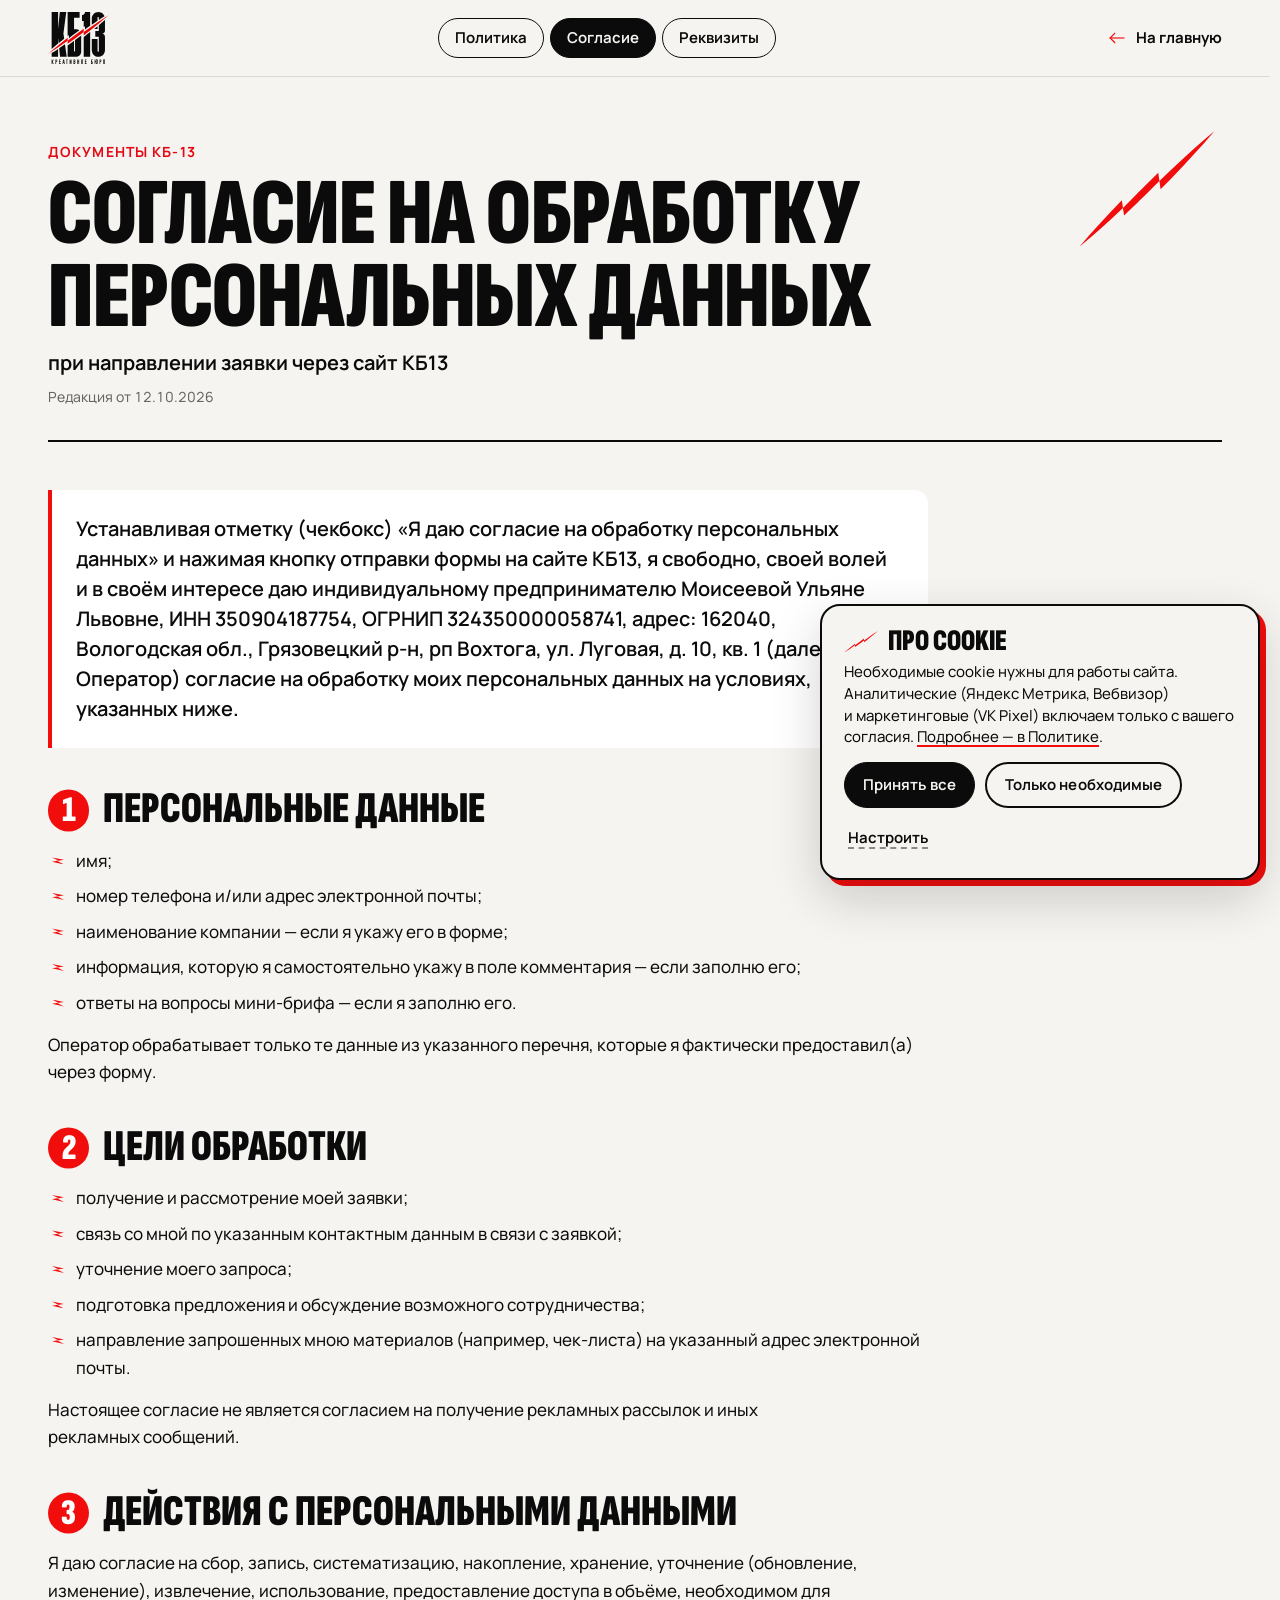
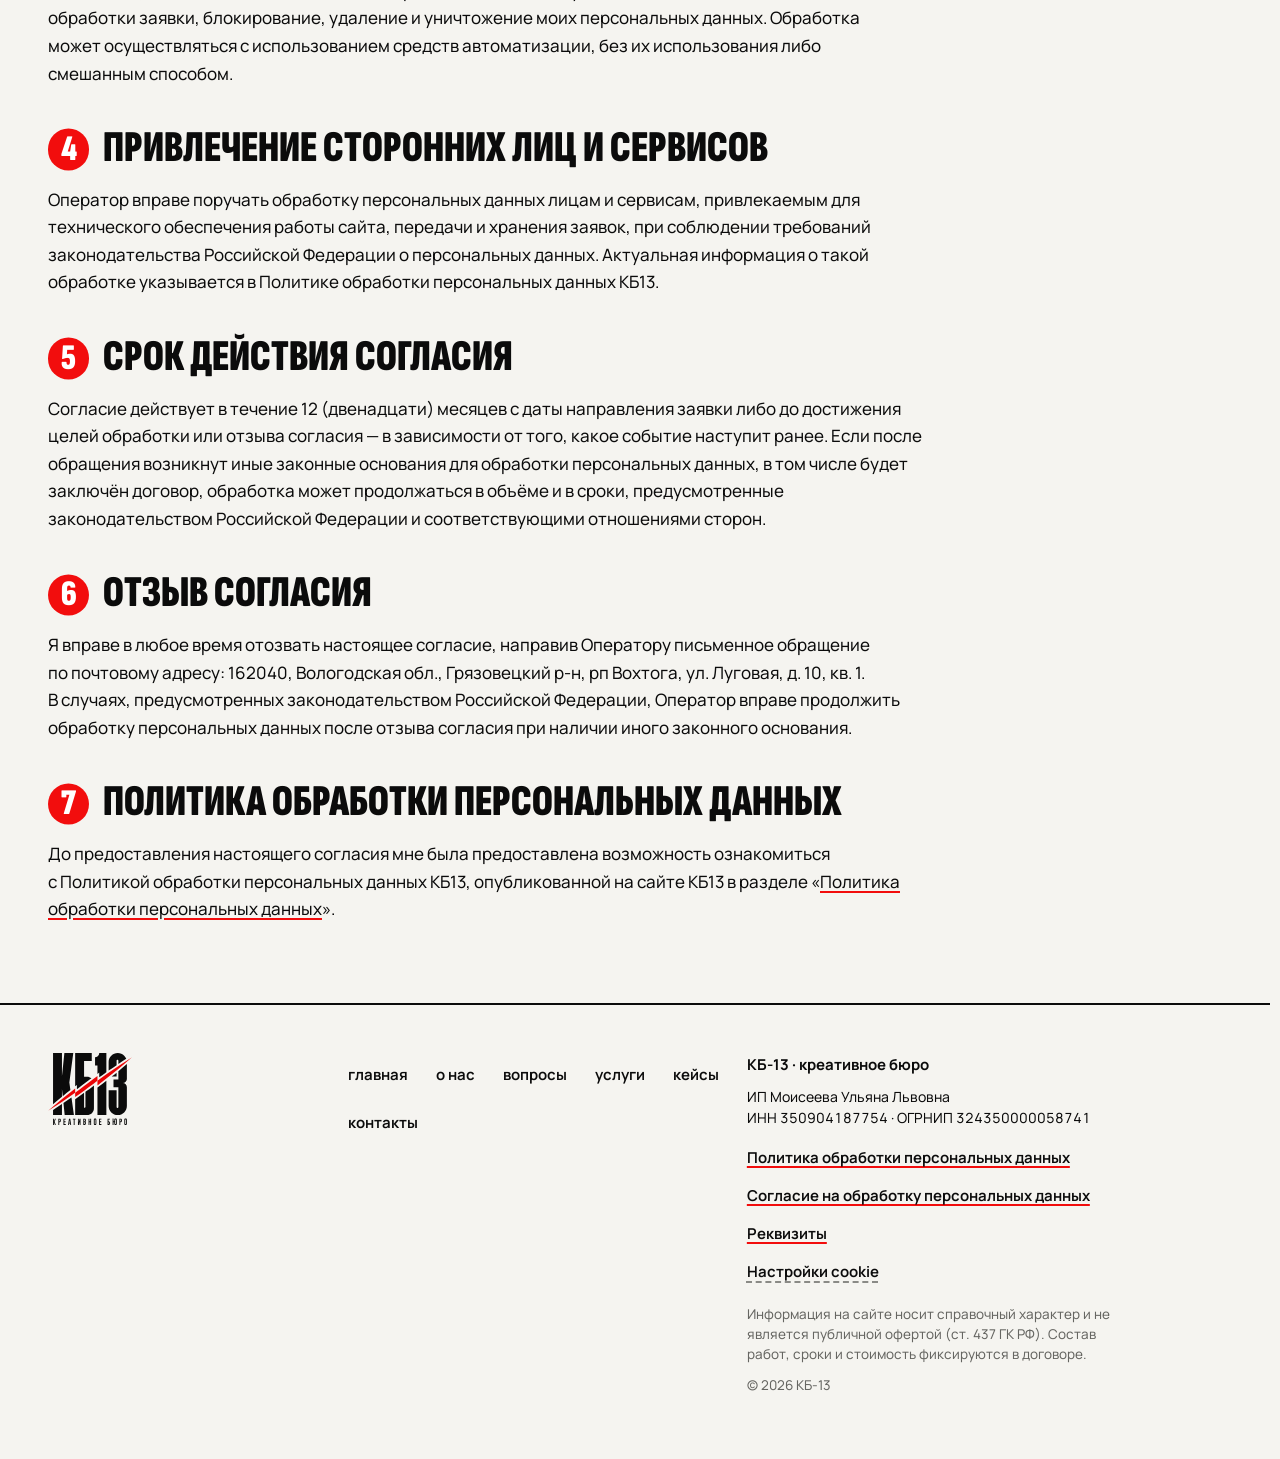
<file: consent.html>
<!doctype html>
<html lang="ru">
<head>
<meta charset="utf-8">
<meta name="viewport" content="width=device-width, initial-scale=1, viewport-fit=cover">
<title>Согласие на обработку персональных данных — КБ-13</title>
<meta name="description" content="Согласие на обработку персональных данных — ИП Моисеева Ульяна Львовна, сайт креативного бюро КБ-13">
<meta name="theme-color" content="#F5F4F0">
<meta name="robots" content="index, follow, max-image-preview:large">
<meta property="og:type" content="article">
<meta property="og:locale" content="ru_RU">
<meta property="og:site_name" content="КБ-13">
<meta property="og:title" content="Согласие на обработку персональных данных — КБ-13">
<meta property="og:description" content="Согласие на обработку персональных данных — ИП Моисеева Ульяна Львовна, сайт креативного бюро КБ-13">
<meta property="og:image" content="./assets/brand/og.jpg">
<meta property="og:image:width" content="1200">
<meta property="og:image:height" content="630">
<meta property="og:image:alt" content="КБ-13 — креативное бюро">
<meta name="twitter:card" content="summary_large_image">
<meta name="twitter:title" content="Согласие на обработку персональных данных — КБ-13">
<meta name="twitter:description" content="Согласие на обработку персональных данных — ИП Моисеева Ульяна Львовна, сайт креативного бюро КБ-13">
<meta name="twitter:image" content="./assets/brand/og.jpg">
<script type="application/ld+json">{"@context":"https://schema.org","@graph":[{"@type":"Organization","@id":"./#organization","name":"КБ-13","alternateName":["КБ13","КБ 13","Креативное бюро КБ-13"],"description":"КБ 13 - это новая, профессиональная команда! Вызываем желание купить, через системный подход к маркетингу в соц.сетях.","url":"./","logo":{"@type":"ImageObject","url":"./assets/brand/logo.svg"},"image":"./assets/brand/og.jpg","slogan":"Внимание – новая валюта!","knowsAbout":["Креатив","Соцсети","Коммуникация","маркетинг в социальных сетях","Консультация","Наставничество","Партнёрство"],"legalName":"Индивидуальный предприниматель Моисеева Ульяна Львовна","taxID":"350904187754","identifier":[{"@type":"PropertyValue","propertyID":"ИНН","value":"350904187754"},{"@type":"PropertyValue","propertyID":"ОГРНИП","value":"324350000058741"}],"address":{"@type":"PostalAddress","postalCode":"162040","addressRegion":"Вологодская область","addressLocality":"рп Вохтога, Грязовецкий р-н","addressCountry":"RU"}},{"@type":"WebSite","@id":"./#website","url":"./","name":"КБ-13","alternateName":"КБ13","description":"КБ 13 - это новая, профессиональная команда! Вызываем желание купить, через системный подход к маркетингу в соц.сетях.","inLanguage":"ru-RU","publisher":{"@id":"./#organization"}},{"@type":"WebPage","@id":"./consent.html#webpage","url":"./consent.html","name":"Согласие на обработку персональных данных","description":"Согласие на обработку персональных данных — ИП Моисеева Ульяна Львовна, сайт креативного бюро КБ-13","inLanguage":"ru-RU","isPartOf":{"@id":"./#website"},"about":{"@id":"./#organization"},"dateModified":"2026-10-12","breadcrumb":{"@id":"./consent.html#breadcrumb"}},{"@type":"BreadcrumbList","@id":"./consent.html#breadcrumb","itemListElement":[{"@type":"ListItem","position":1,"name":"Главная","item":"./"},{"@type":"ListItem","position":2,"name":"Согласие на обработку персональных данных","item":"./consent.html"}]}]}</script>
<link rel="icon" href="assets/brand/icon.svg" type="image/svg+xml">
<link rel="stylesheet" href="assets/css/fonts.css?v=mv5cs6u0">
<link rel="stylesheet" href="assets/css/main.css?v=mv5cs6u0">
<script>document.documentElement.className='js';</script>
<script type="application/json" id="kb-config">{"analytics":{"_note":"Счётчики подключаются только после согласия посетителя в cookie-баннере: yandex_metrika_id — «аналитические», vk_pixel_id — «маркетинговые». null — счётчик не ставится.","yandex_metrika_id":null,"vk_pixel_id":null}}</script>
<script src="assets/js/doc-site.js?v=mv5cs6u0" defer></script>
</head>
<body class="doc-page">
<svg class="sprite" aria-hidden="true" focusable="false" xmlns="http://www.w3.org/2000/svg"><defs><symbol id="kb-contract-shield" viewBox="0 0 48 48"><g fill="none" stroke-width="2.5" stroke-linecap="square" stroke-linejoin="miter" stroke="currentColor"><path d="M24 6 39 11V23C39 31.5 32.6 38.4 24 42 15.4 38.4 9 31.5 9 23V11Z"/></g><g fill="none" stroke-width="2.5" stroke-linecap="square" stroke-linejoin="miter" class="i-accent"><path d="M16.5 24.5 22 30 31.5 19"/></g></symbol><symbol id="kb-new-angle" viewBox="0 0 48 48"><g fill="none" stroke-width="2.5" stroke-linecap="square" stroke-linejoin="miter" stroke="currentColor"><path d="M35.86 24.05A14 14 0 1 1 23.95 12.14"/></g><g fill="none" stroke-width="2.5" stroke-linecap="square" stroke-linejoin="miter" class="i-accent"><path d="M22 26 38 10"/><path d="M30 10H38V18"/></g></symbol><symbol id="kb-time" viewBox="0 0 48 48"><g fill="none" stroke-width="2.5" stroke-linecap="square" stroke-linejoin="miter" stroke="currentColor"><path d="M24 41A15 15 0 1 0 24 11 15 15 0 0 0 24 41Z"/><path d="M20 6H28"/><path d="M24 6V11"/></g><g fill="none" stroke-width="2.5" stroke-linecap="square" stroke-linejoin="miter" class="i-accent"><path d="M24 26 30.5 19.5"/></g></symbol><symbol id="kb-parallel" viewBox="0 0 48 48"><g fill="none" stroke-width="2.5" stroke-linecap="square" stroke-linejoin="miter" stroke="currentColor"><path d="M7 16H39"/><path d="M33 10 39 16 33 22"/></g><g fill="none" stroke-width="2.5" stroke-linecap="square" stroke-linejoin="miter" class="i-accent"><path d="M7 32H39"/><path d="M33 26 39 32 33 38"/></g></symbol><symbol id="kb-dialogue" viewBox="0 0 48 48"><g fill="none" stroke-width="2.5" stroke-linecap="square" stroke-linejoin="miter" stroke="currentColor"><path d="M7 9H41V33H21L13 40V33H7Z"/><path d="M14 17H34"/></g><g fill="none" stroke-width="2.5" stroke-linecap="square" stroke-linejoin="miter" class="i-accent"><path d="M14 25H26"/></g></symbol><symbol id="kb-results" viewBox="0 0 48 48"><g fill="none" stroke-width="2.5" stroke-linecap="square" stroke-linejoin="miter" stroke="currentColor"><path d="M6 41H42"/><path d="M10 41V31H16V41"/><path d="M21 41V25H27V41"/><path d="M32 41V17H38V41"/></g><g fill="none" stroke-width="2.5" stroke-linecap="square" stroke-linejoin="miter" class="i-accent"><path d="M9 22 18 15 25 18 36 8"/><path d="M30 8H36V14"/></g></symbol><symbol id="kb-phone" viewBox="0 0 48 48"><g fill="none" stroke-width="2.5" stroke-linecap="square" stroke-linejoin="miter" stroke="currentColor"><path d="M15 8 20 8 23 16 19 19.5C21 24 24 27 28.5 29L32 25 40 28V34C40 37.5 37.5 40 34 40 20 40 8 28 8 14 8 10.5 10.5 8 14 8Z"/></g><g fill="none" stroke-width="2.5" stroke-linecap="square" stroke-linejoin="miter" class="i-accent"><path d="M28 7A13 13 0 0 1 41 20"/><path d="M28 13A7 7 0 0 1 35 20"/></g></symbol><symbol id="kb-send" viewBox="0 0 48 48"><g fill="none" stroke-width="2.5" stroke-linecap="square" stroke-linejoin="miter" stroke="currentColor"><path d="M6 21 42 7 31 41 22 26Z"/></g><g fill="none" stroke-width="2.5" stroke-linecap="square" stroke-linejoin="miter" class="i-accent"><path d="M22 26 42 7"/></g></symbol><symbol id="kb-download" viewBox="0 0 48 48"><g fill="none" stroke-width="2.5" stroke-linecap="square" stroke-linejoin="miter" stroke="currentColor"><path d="M11 6H29L37 14V42H11Z"/><path d="M29 6V14H37"/></g><g fill="none" stroke-width="2.5" stroke-linecap="square" stroke-linejoin="miter" class="i-accent"><path d="M24 19V33"/><path d="M18 27 24 33 30 27"/></g></symbol><symbol id="kb-back-to-top" viewBox="0 0 48 48"><g fill="none" stroke-width="2.5" stroke-linecap="square" stroke-linejoin="miter" stroke="currentColor"><path d="M24 42V13"/><path d="M13 24 24 13 35 24"/></g><g fill="none" stroke-width="2.5" stroke-linecap="square" stroke-linejoin="miter" class="i-accent"><path d="M12 6H36"/></g></symbol><symbol id="kb-menu" viewBox="0 0 48 48"><g fill="none" stroke-width="2.5" stroke-linecap="square" stroke-linejoin="miter" stroke="currentColor"><path d="M8 13H40"/><path d="M8 24H40"/><path d="M8 35H28"/></g><g fill="none" stroke-width="2.5" stroke-linecap="square" stroke-linejoin="miter" class="i-accent"><path d="M32 35H40"/></g></symbol><symbol id="kb-close" viewBox="0 0 48 48"><g fill="none" stroke-width="2.5" stroke-linecap="square" stroke-linejoin="miter" stroke="currentColor"><path d="M12 12 36 36"/></g><g fill="none" stroke-width="2.5" stroke-linecap="square" stroke-linejoin="miter" class="i-accent"><path d="M36 12 12 36"/></g></symbol><symbol id="kb-plus" viewBox="0 0 48 48"><g fill="none" stroke-width="2.5" stroke-linecap="square" stroke-linejoin="miter" stroke="currentColor"><path d="M10 24H38"/></g><g fill="none" stroke-width="2.5" stroke-linecap="square" stroke-linejoin="miter" class="i-accent"><path d="M24 10V38"/></g></symbol><symbol id="kb-arrow-left" viewBox="0 0 48 48"><g fill="none" stroke-width="2.5" stroke-linecap="square" stroke-linejoin="miter" stroke="currentColor"><path d="M9 24H39"/><path d="M19 14 9 24 19 34"/></g></symbol><symbol id="kb-arrow-right" viewBox="0 0 48 48"><g fill="none" stroke-width="2.5" stroke-linecap="square" stroke-linejoin="miter" stroke="currentColor"><path d="M9 24H39"/><path d="M29 14 39 24 29 34"/></g></symbol><symbol id="kb-play" viewBox="0 0 48 48"><g fill="none" stroke-width="2.5" stroke-linecap="square" stroke-linejoin="miter" stroke="currentColor"><path d="M15 9 39 24 15 39Z"/></g></symbol><symbol id="kb-copy" viewBox="0 0 48 48"><g fill="none" stroke-width="2.5" stroke-linecap="square" stroke-linejoin="miter" stroke="currentColor"><path d="M16 16H38V42H16Z"/><path d="M10 34V6H32V10"/></g><g fill="none" stroke-width="2.5" stroke-linecap="square" stroke-linejoin="miter" class="i-accent"><path d="M22 29H32"/></g></symbol><symbol id="kb-bolt" viewBox="0 0 2000 1278.16"><path d="m4.33,1274.32c207.41-184.91,423.28-360.34,642.88-530.8v102.37C437.27,995.16,223.97,1139.77,4.93,1275.09c-1.64,1.04-3.29,2.04-4.93,3.06,1.44-1.29,2.89-2.58,4.33-3.84Z"/><path d="m1178.58,446.53v110.99c-27.94,21.23-55.92,42.39-83.92,63.47-22.41,16.9-44.81,33.75-67.24,50.56-44.95,33.31-89.98,66.53-135.13,99.62-10.9,7.99-21.83,15.97-32.75,23.94-70.46,51.47-141.19,102.59-212.34,153.16v-102.37c70.44-54.72,141.28-108.88,212.34-162.68,10.9-8.28,21.83-16.54,32.75-24.78,26.74-20.19,53.5-40.33,80.28-60.42,30.69-22.76,61.42-45.48,92.2-68.13,37.86-27.89,75.79-55.67,113.81-83.34Z"/><path d="m2000,0c-1.44,1.29-2.86,2.55-4.31,3.84-195.28,174.28-398.23,340.16-604.77,501.31-70.42,54.96-141.26,109.37-212.34,163.35v-110.99c70.44-51.27,141.19-102.13,212.34-152.42C1588.56,265.37,1789.33,130.04,1995.09,3.04c1.62-1.02,3.26-2.04,4.91-3.04Z"/></symbol><filter id="kb-lzblur" x="-20%" y="-20%" width="140%" height="140%"><feGaussianBlur stdDeviation="9"/></filter><filter id="kb-outline" x="-20%" y="-20%" width="140%" height="140%" color-interpolation-filters="sRGB"><feComponentTransfer in="SourceAlpha" result="a"><feFuncA type="table" tableValues="0 0 1 1"/></feComponentTransfer><feMorphology in="a" operator="dilate" radius="2.5" result="d"/><feGaussianBlur in="d" stdDeviation="0.7" result="ds"/><feFlood flood-color="#F20D0D"/><feComposite in2="ds" operator="in" result="ring"/><feGaussianBlur in="ring" stdDeviation="3.5" result="g1"/><feGaussianBlur in="ring" stdDeviation="11" result="g2"/><feMerge><feMergeNode in="g2"/><feMergeNode in="g1"/><feMergeNode in="ring"/></feMerge></filter></defs></svg>
<a class="skip-link" href="#consent-text">Перейти к тексту</a>
<!--docpage:consent-->
<header class="doc-top">
  <div class="wrap doc-top__row">
    <a class="doc-top__logo" href="index.html" aria-label="КБ-13 — на главную"><svg class="logo " aria-hidden="true" focusable="false" xmlns="http://www.w3.org/2000/svg" viewBox="0 0 2000 1715.86"><path class="logo-ink" d="m120.25,1355.63c69.03-43.76,139.66-89.75,212.32-138.28v262.71H120.25v-124.43Z"/><path class="logo-ink" d="m533.8,882.15c-63.37,49.84-124.25,98.5-182.85,146.15l-18.37-177.07v192.04c-74.26,60.6-144.88,119.59-212.32,177.35V0h212.32v554.24L390.33,0h212.17l-93.56,705.55,24.85,176.59Z"/><path class="logo-ink" d="m617.89,1480.06h-220.09l-29.71-286.5c62.06-41.78,125.65-85.4,191.07-131.05l58.73,417.55Z"/><path class="logo-ink" d="m1052.58,808.36l-.19.13c-47.89,35.52-92.16,68.13-135.29,99.75-8.24,6.07-16.52,12.09-24.8,18.13v358.09c0,11.06-8.97,20.05-20.05,20.05h-12.69v-354.26c-66.88,48.75-128.62,93.21-188.06,135.44l-24.29,17.27v377.09h282.97c90.87,0,164.52-73.66,164.52-164.52v-538.81c-14.03,10.56-28.07,21.1-42.12,31.64Zm-9.7-620.62V0h-395.67v793.67l41.95-32.57v102.59c45.56-35.06,93.53-71.66,145.06-110.68,10.91-8.28,21.86-16.56,32.83-24.85,26.5-20.01,53.54-40.36,80.35-60.47l.19-.15c30.65-22.74,59.31-43.91,87.43-64.6-28.46-23.56-64.99-37.71-104.83-37.71h-70.62V187.74h183.33Z"/><path class="logo-ink" d="m1634.79,561.79h-116.77c39.91-31.67,78.8-62.86,116.77-93.64v93.64Z"/><path class="logo-ink" d="m1634.79,289.02c-61.65,41.45-124.79,84.74-189.72,130.02v-201.7C1445.07,97.3,1542.37,0,1662.41,0,1722.43,0,1776.77,24.33,1816.09,63.65c21.06,21.06,37.84,46.44,48.85,74.69-61.24,38.96-123.65,79.62-187.63,122.21v-76.45c0-11.75-9.51-21.28-21.25-21.28-5.87,0-11.19,2.39-15.04,6.24-3.85,3.85-6.24,9.16-6.24,15.04v104.91Z"/><path class="logo-ink" d="m1783.42,717.77c53.22,0,96.33,43.13,96.33,96.33v448.59c0,120.04-97.3,217.36-217.34,217.36-60.02,0-114.36-24.33-153.68-63.68-39.32-39.32-63.65-93.66-63.65-153.68v-374.07h189.72v400.02c0,11.75,9.53,21.25,21.28,21.25,5.87,0,11.19-2.37,15.04-6.22,3.83-3.85,6.22-9.16,6.22-15.04v-473.07h-116.36v-186.3h116.36v-195.76c70.6-57.72,137.94-114.04,202.43-169.34v357.29c0,53.18-43.11,96.31-96.33,96.31Z"/><path class="logo-ink" d="m1390.93,0v457c-8.05,5.66-16.11,11.36-24.22,17.08-47.89,33.86-96.2,68.39-146.17,104.46v-111.2l-41.95,30.55v-202.34h-57.2V99.75c21.28,0,41.02-6.67,57.2-18.05C1204.33,63.68,1221.13,33.8,1221.13,0h169.8Z"/><path class="logo-ink" d="m1203.97,805.16c66.49-50.49,127.93-97.69,186.96-143.59v818.49h-212.35v-655.62l25.38-19.27Z"/><g><polygon class="logo-ink" points="164.28 1565.53 141.59 1631.35 141.59 1565.53 120.25 1565.53 120.25 1713.45 141.59 1713.45 141.59 1647.71 164.28 1713.45 187.12 1713.45 158.93 1639.49 187.12 1565.53 164.28 1565.53"/><path class="logo-ink" d="m277.32,1565.62l-31.05-.08v147.91h21.33v-63.41h3.46c6.24,0,10.98-.52,14.26-1.57,13.62-4.42,20.42-14.27,20.42-29.56v-22.23c0-20.7-9.47-31.05-28.41-31.05Zm7.08,53.29c0,4.73-1.93,7.86-5.8,9.43-1.11.4-3.14.59-6.1.59h-4.9v-42.36h7.54c6.18,0,9.26,3.37,9.26,10.1v22.23Z"/><polygon class="logo-ink" points="367.89 1713.45 423.23 1713.45 423.23 1692.41 389.23 1692.41 389.23 1650.04 418.48 1650.04 418.48 1628.93 389.23 1628.93 389.23 1586.56 423.23 1586.56 423.23 1565.53 367.89 1565.53 367.89 1713.45"/><path class="logo-ink" d="m544.87,1660.98l-15-95.44h-29.26l-15.08,95.67-6.95,52.24h21.49l4.23-31.36h21.78l4.15,31.36h21.56l-6.93-52.47Zm-37.85,0l8.13-61.52,8.15,61.52h-16.28Z"/><polygon class="logo-ink" points="592.84 1586.56 612.82 1586.56 612.82 1713.45 634.16 1713.45 634.16 1586.56 654.14 1586.56 654.14 1565.53 592.84 1565.53 592.84 1586.56"/><polygon class="logo-ink" points="733.78 1651.33 733.78 1565.53 714.03 1565.53 714.03 1713.45 735.36 1713.45 754.81 1630.37 754.81 1713.45 775.32 1713.45 775.32 1565.53 753.98 1565.53 733.78 1651.33"/><path class="logo-ink" d="m902.53,1618.91v-22.23c0-20.7-9.47-31.05-28.41-31.05l-32.87-.08v147.91h31.51c.59-.06,1.05-.08,1.36-.08,18.94,0,28.41-10.33,28.41-30.98v-22.33c0-9.7-3.9-16.55-11.69-20.57,7.79-4.02,11.69-10.89,11.69-20.59Zm-21.33,63.49c0,6.68-3.1,10.03-9.28,10.03h-9.34v-42.38h6.72c2.97,0,4.99.23,6.1.69,3.87,1.51,5.8,4.63,5.8,9.34v22.33Zm0-63.49c0,4.73-1.93,7.86-5.8,9.43-1.11.4-3.14.59-6.1.59h-6.72v-42.36h9.34c6.18,0,9.28,3.37,9.28,10.1v22.23Z"/><polygon class="logo-ink" points="1006.15 1628.93 987.53 1628.93 987.53 1565.53 966.19 1565.53 966.19 1713.45 987.53 1713.45 987.53 1650.04 1006.15 1650.04 1006.15 1713.45 1027.48 1713.45 1027.48 1565.53 1006.15 1565.53 1006.15 1628.93"/><path class="logo-ink" d="m1122.5,1563.19c-20.4,0-30.6,10.37-30.6,31.07v90.47c0,20.76,10.2,31.13,30.6,31.13,20.47-.06,30.69-10.43,30.69-31.13v-90.47c0-20.7-10.22-31.07-30.69-31.07Zm9.36,121.54c0,6.68-3.12,10.03-9.36,10.03s-9.26-3.35-9.26-10.03v-90.47c0-6.7,3.06-10.03,9.18-10.03h.15c6.18.04,9.28,3.39,9.28,10.03v90.47Z"/><polygon class="logo-ink" points="1217.6 1713.45 1272.94 1713.45 1272.94 1692.41 1238.94 1692.41 1238.94 1650.04 1268.19 1650.04 1268.19 1628.93 1238.94 1628.93 1238.94 1586.56 1272.94 1586.56 1272.94 1565.53 1217.6 1565.53 1217.6 1713.45"/><path class="logo-ink" d="m1458.76,1630.52c-3.27-1.05-8.02-1.59-14.26-1.59h-3.46v-42.36h34v-21.03h-55.34v147.91l31.05-.08c18.96,0,28.43-10.35,28.43-31.05v-22.25c0-15.27-6.81-25.12-20.43-29.54Zm-.9,51.8c0,6.74-3.1,10.1-9.28,10.1h-7.54v-42.38h4.9c2.97,0,5.01.21,6.1.61,3.88,1.55,5.82,4.71,5.82,9.41v22.25Z"/><path class="logo-ink" d="m1610.4,1563.19c-20.4,0-30.61,10.37-30.61,31.07v34.67h-18.62v-65.75h-21.34v152.67h21.34v-65.82h18.62v34.69c0,20.76,10.22,31.13,30.61,31.13,20.45-.06,30.69-10.43,30.69-31.13v-90.47c0-20.7-10.24-31.07-30.69-31.07Zm9.36,121.54c0,6.68-3.12,10.03-9.36,10.03s-9.28-3.35-9.28-10.03v-90.47c0-6.7,3.08-10.03,9.2-10.03h.15c6.18.04,9.28,3.39,9.28,10.03v90.47Z"/><path class="logo-ink" d="m1732.79,1565.62l-31.05-.08v147.91h21.33v-63.41h3.46c6.24,0,10.98-.52,14.26-1.57,13.62-4.42,20.43-14.27,20.43-29.56v-22.23c0-20.7-9.47-31.05-28.43-31.05Zm7.1,53.29c0,4.73-1.93,7.86-5.82,9.43-1.09.4-3.14.59-6.1.59h-4.9v-42.36h7.54c6.18,0,9.28,3.37,9.28,10.1v22.23Z"/><path class="logo-ink" d="m1849.06,1563.19c-20.4,0-30.6,10.37-30.6,31.07v90.47c0,20.76,10.2,31.13,30.6,31.13,20.47-.06,30.69-10.43,30.69-31.13v-90.47c0-20.7-10.22-31.07-30.69-31.07Zm9.36,121.54c0,6.68-3.12,10.03-9.36,10.03s-9.26-3.35-9.26-10.03v-90.47c0-6.7,3.06-10.03,9.2-10.03h.13c6.18.04,9.28,3.39,9.28,10.03v90.47Z"/></g><g><path class="logo-bolt" d="m4.33,1377.56c207.41-184.91,423.28-360.34,642.88-530.8v102.37c-209.94,149.27-423.23,293.88-642.28,429.21C3.29,1379.38,1.64,1380.38,0,1381.41c1.44-1.29,2.89-2.58,4.33-3.84Z"/><path class="logo-bolt" d="m1178.58,549.77v110.99c-27.94,21.23-55.92,42.39-83.92,63.47-22.41,16.9-44.81,33.75-67.24,50.56-44.95,33.31-89.98,66.53-135.13,99.62-10.9,7.99-21.83,15.97-32.75,23.94-70.46,51.47-141.19,102.59-212.34,153.16v-102.37c70.44-54.72,141.28-108.88,212.34-162.68,10.9-8.28,21.83-16.54,32.75-24.78,26.74-20.19,53.5-40.33,80.28-60.42,30.69-22.76,61.42-45.48,92.2-68.13,37.86-27.89,75.79-55.67,113.81-83.34Z"/><path class="logo-bolt" d="m2000,103.25c-1.44,1.29-2.86,2.55-4.31,3.84-195.28,174.28-398.23,340.16-604.77,501.31-70.42,54.96-141.26,109.37-212.34,163.35v-110.99c70.44-51.27,141.19-102.13,212.34-152.42,197.64-139.72,398.41-275.05,604.17-402.05,1.62-1.02,3.26-2.04,4.91-3.04Z"/></g></svg></a>
    <nav class="doc-tabs" aria-label="Документы"><ul><li><a href="privacy.html">Политика</a></li><li><a href="consent.html" aria-current="page">Согласие</a></li><li><a href="requisites.html">Реквизиты</a></li></ul></nav>
    <a class="doc-top__back" href="index.html"><svg class="icon " viewBox="0 0 48 48" aria-hidden="true" focusable="false"><use href="#kb-arrow-left"/></svg><span>На главную</span></a>
  </div>
</header>
<main class="doc doc--consent" id="consent-text">
  <div class="wrap doc__grid">
    <header class="doc__head">
      <p class="doc__eyebrow">Документы КБ-13</p>
      <h1 class="display doc__title">Согласие на&nbsp;обработку персональных данных</h1>
      <p class="doc__sub">при направлении заявки через сайт КБ13</p>
      <p class="doc__rev">Редакция от 12.10.2026</p>
      <svg class="doc__bolt" viewBox="0 0 2000 1278.16" aria-hidden="true" focusable="false"><use href="#kb-bolt"/></svg>
    </header>
    
    <div class="doc__body">
      <p class="doc__lead">Устанавливая отметку (чекбокс) «Я&nbsp;даю согласие на&nbsp;обработку персональных данных» и&nbsp;нажимая кнопку отправки формы на&nbsp;сайте КБ13, я&nbsp;свободно, своей волей и&nbsp;в своём интересе даю индивидуальному предпринимателю Моисеевой Ульяне Львовне, ИНН 350904187754, ОГРНИП 324350000058741, адрес: 162040, Вологодская обл., Грязовецкий р-н, рп Вохтога, ул. Луговая, д. 10, кв. 1 (далее&nbsp;— Оператор) согласие на&nbsp;обработку моих персональных данных на&nbsp;условиях, указанных ниже.</p>
      <section class="doc__sec" aria-labelledby="consent-1">
        <h2 class="doc__h" id="consent-1"><span class="doc__hn">1</span>Персональные данные</h2>
        <ul class="doc__list"><li>имя;</li><li>номер телефона и/или адрес электронной почты;</li><li>наименование компании&nbsp;— если я&nbsp;укажу его в&nbsp;форме;</li><li>информация, которую я&nbsp;самостоятельно укажу в&nbsp;поле комментария&nbsp;— если заполню его;</li><li>ответы на&nbsp;вопросы мини-брифа&nbsp;— если я&nbsp;заполню его.</li></ul>
        <p>Оператор обрабатывает только те&nbsp;данные из&nbsp;указанного перечня, которые я&nbsp;фактически предоставил(а) через форму.</p>
      </section>
      <section class="doc__sec" aria-labelledby="consent-2">
        <h2 class="doc__h" id="consent-2"><span class="doc__hn">2</span>Цели обработки</h2>
        <ul class="doc__list"><li>получение и&nbsp;рассмотрение моей заявки;</li><li>связь со&nbsp;мной по&nbsp;указанным контактным данным в&nbsp;связи с&nbsp;заявкой;</li><li>уточнение моего запроса;</li><li>подготовка предложения и&nbsp;обсуждение возможного сотрудничества;</li><li>направление запрошенных мною материалов (например, чек-листа) на&nbsp;указанный адрес электронной почты.</li></ul>
        <p>Настоящее согласие не&nbsp;является согласием на&nbsp;получение рекламных рассылок и&nbsp;иных рекламных сообщений.</p>
      </section>
      <section class="doc__sec" aria-labelledby="consent-3">
        <h2 class="doc__h" id="consent-3"><span class="doc__hn">3</span>Действия с&nbsp;персональными данными</h2>
        <p>Я&nbsp;даю согласие на&nbsp;сбор, запись, систематизацию, накопление, хранение, уточнение (обновление, изменение), извлечение, использование, предоставление доступа в&nbsp;объёме, необходимом для обработки заявки, блокирование, удаление и&nbsp;уничтожение моих персональных данных. Обработка может осуществляться с&nbsp;использованием средств автоматизации, без их&nbsp;использования либо смешанным способом.</p>
      </section>
      <section class="doc__sec" aria-labelledby="consent-4">
        <h2 class="doc__h" id="consent-4"><span class="doc__hn">4</span>Привлечение сторонних лиц и&nbsp;сервисов</h2>
        <p>Оператор вправе поручать обработку персональных данных лицам и&nbsp;сервисам, привлекаемым для технического обеспечения работы сайта, передачи и&nbsp;хранения заявок, при соблюдении требований законодательства Российской Федерации о&nbsp;персональных данных. Актуальная информация о&nbsp;такой обработке указывается в&nbsp;Политике обработки персональных данных КБ13.</p>
      </section>
      <section class="doc__sec" aria-labelledby="consent-5">
        <h2 class="doc__h" id="consent-5"><span class="doc__hn">5</span>Срок действия согласия</h2>
        <p>Согласие действует в&nbsp;течение 12 (двенадцати) месяцев с&nbsp;даты направления заявки либо до&nbsp;достижения целей обработки или отзыва согласия&nbsp;— в&nbsp;зависимости от&nbsp;того, какое событие наступит ранее. Если после обращения возникнут иные законные основания для обработки персональных данных, в&nbsp;том числе будет заключён договор, обработка может продолжаться в&nbsp;объёме и&nbsp;в сроки, предусмотренные законодательством Российской Федерации и&nbsp;соответствующими отношениями сторон.</p>
      </section>
      <section class="doc__sec" aria-labelledby="consent-6">
        <h2 class="doc__h" id="consent-6"><span class="doc__hn">6</span>Отзыв согласия</h2>
        <p>Я&nbsp;вправе в&nbsp;любое время отозвать настоящее согласие, направив Оператору письменное обращение по&nbsp;почтовому адресу: 162040, Вологодская обл., Грязовецкий р-н, рп Вохтога, ул. Луговая, д. 10, кв. 1. В&nbsp;случаях, предусмотренных законодательством Российской Федерации, Оператор вправе продолжить обработку персональных данных после отзыва согласия при наличии иного законного основания.</p>
      </section>
      <section class="doc__sec" aria-labelledby="consent-7">
        <h2 class="doc__h" id="consent-7"><span class="doc__hn">7</span>Политика обработки персональных данных</h2>
        <p>До&nbsp;предоставления настоящего согласия мне была предоставлена возможность ознакомиться с&nbsp;Политикой обработки персональных данных КБ13, опубликованной на&nbsp;сайте КБ13 в&nbsp;разделе «<a href="privacy.html">Политика обработки персональных данных</a>».</p>
      </section>
    </div>
  </div>
</main>
<footer class="site-footer">
  <div class="wrap site-footer__grid">
    <a class="site-footer__logo" href="index.html" aria-label="КБ-13 — на главную"><svg class="logo " aria-hidden="true" focusable="false" xmlns="http://www.w3.org/2000/svg" viewBox="0 0 2000 1715.86"><path class="logo-ink" d="m120.25,1355.63c69.03-43.76,139.66-89.75,212.32-138.28v262.71H120.25v-124.43Z"/><path class="logo-ink" d="m533.8,882.15c-63.37,49.84-124.25,98.5-182.85,146.15l-18.37-177.07v192.04c-74.26,60.6-144.88,119.59-212.32,177.35V0h212.32v554.24L390.33,0h212.17l-93.56,705.55,24.85,176.59Z"/><path class="logo-ink" d="m617.89,1480.06h-220.09l-29.71-286.5c62.06-41.78,125.65-85.4,191.07-131.05l58.73,417.55Z"/><path class="logo-ink" d="m1052.58,808.36l-.19.13c-47.89,35.52-92.16,68.13-135.29,99.75-8.24,6.07-16.52,12.09-24.8,18.13v358.09c0,11.06-8.97,20.05-20.05,20.05h-12.69v-354.26c-66.88,48.75-128.62,93.21-188.06,135.44l-24.29,17.27v377.09h282.97c90.87,0,164.52-73.66,164.52-164.52v-538.81c-14.03,10.56-28.07,21.1-42.12,31.64Zm-9.7-620.62V0h-395.67v793.67l41.95-32.57v102.59c45.56-35.06,93.53-71.66,145.06-110.68,10.91-8.28,21.86-16.56,32.83-24.85,26.5-20.01,53.54-40.36,80.35-60.47l.19-.15c30.65-22.74,59.31-43.91,87.43-64.6-28.46-23.56-64.99-37.71-104.83-37.71h-70.62V187.74h183.33Z"/><path class="logo-ink" d="m1634.79,561.79h-116.77c39.91-31.67,78.8-62.86,116.77-93.64v93.64Z"/><path class="logo-ink" d="m1634.79,289.02c-61.65,41.45-124.79,84.74-189.72,130.02v-201.7C1445.07,97.3,1542.37,0,1662.41,0,1722.43,0,1776.77,24.33,1816.09,63.65c21.06,21.06,37.84,46.44,48.85,74.69-61.24,38.96-123.65,79.62-187.63,122.21v-76.45c0-11.75-9.51-21.28-21.25-21.28-5.87,0-11.19,2.39-15.04,6.24-3.85,3.85-6.24,9.16-6.24,15.04v104.91Z"/><path class="logo-ink" d="m1783.42,717.77c53.22,0,96.33,43.13,96.33,96.33v448.59c0,120.04-97.3,217.36-217.34,217.36-60.02,0-114.36-24.33-153.68-63.68-39.32-39.32-63.65-93.66-63.65-153.68v-374.07h189.72v400.02c0,11.75,9.53,21.25,21.28,21.25,5.87,0,11.19-2.37,15.04-6.22,3.83-3.85,6.22-9.16,6.22-15.04v-473.07h-116.36v-186.3h116.36v-195.76c70.6-57.72,137.94-114.04,202.43-169.34v357.29c0,53.18-43.11,96.31-96.33,96.31Z"/><path class="logo-ink" d="m1390.93,0v457c-8.05,5.66-16.11,11.36-24.22,17.08-47.89,33.86-96.2,68.39-146.17,104.46v-111.2l-41.95,30.55v-202.34h-57.2V99.75c21.28,0,41.02-6.67,57.2-18.05C1204.33,63.68,1221.13,33.8,1221.13,0h169.8Z"/><path class="logo-ink" d="m1203.97,805.16c66.49-50.49,127.93-97.69,186.96-143.59v818.49h-212.35v-655.62l25.38-19.27Z"/><g><polygon class="logo-ink" points="164.28 1565.53 141.59 1631.35 141.59 1565.53 120.25 1565.53 120.25 1713.45 141.59 1713.45 141.59 1647.71 164.28 1713.45 187.12 1713.45 158.93 1639.49 187.12 1565.53 164.28 1565.53"/><path class="logo-ink" d="m277.32,1565.62l-31.05-.08v147.91h21.33v-63.41h3.46c6.24,0,10.98-.52,14.26-1.57,13.62-4.42,20.42-14.27,20.42-29.56v-22.23c0-20.7-9.47-31.05-28.41-31.05Zm7.08,53.29c0,4.73-1.93,7.86-5.8,9.43-1.11.4-3.14.59-6.1.59h-4.9v-42.36h7.54c6.18,0,9.26,3.37,9.26,10.1v22.23Z"/><polygon class="logo-ink" points="367.89 1713.45 423.23 1713.45 423.23 1692.41 389.23 1692.41 389.23 1650.04 418.48 1650.04 418.48 1628.93 389.23 1628.93 389.23 1586.56 423.23 1586.56 423.23 1565.53 367.89 1565.53 367.89 1713.45"/><path class="logo-ink" d="m544.87,1660.98l-15-95.44h-29.26l-15.08,95.67-6.95,52.24h21.49l4.23-31.36h21.78l4.15,31.36h21.56l-6.93-52.47Zm-37.85,0l8.13-61.52,8.15,61.52h-16.28Z"/><polygon class="logo-ink" points="592.84 1586.56 612.82 1586.56 612.82 1713.45 634.16 1713.45 634.16 1586.56 654.14 1586.56 654.14 1565.53 592.84 1565.53 592.84 1586.56"/><polygon class="logo-ink" points="733.78 1651.33 733.78 1565.53 714.03 1565.53 714.03 1713.45 735.36 1713.45 754.81 1630.37 754.81 1713.45 775.32 1713.45 775.32 1565.53 753.98 1565.53 733.78 1651.33"/><path class="logo-ink" d="m902.53,1618.91v-22.23c0-20.7-9.47-31.05-28.41-31.05l-32.87-.08v147.91h31.51c.59-.06,1.05-.08,1.36-.08,18.94,0,28.41-10.33,28.41-30.98v-22.33c0-9.7-3.9-16.55-11.69-20.57,7.79-4.02,11.69-10.89,11.69-20.59Zm-21.33,63.49c0,6.68-3.1,10.03-9.28,10.03h-9.34v-42.38h6.72c2.97,0,4.99.23,6.1.69,3.87,1.51,5.8,4.63,5.8,9.34v22.33Zm0-63.49c0,4.73-1.93,7.86-5.8,9.43-1.11.4-3.14.59-6.1.59h-6.72v-42.36h9.34c6.18,0,9.28,3.37,9.28,10.1v22.23Z"/><polygon class="logo-ink" points="1006.15 1628.93 987.53 1628.93 987.53 1565.53 966.19 1565.53 966.19 1713.45 987.53 1713.45 987.53 1650.04 1006.15 1650.04 1006.15 1713.45 1027.48 1713.45 1027.48 1565.53 1006.15 1565.53 1006.15 1628.93"/><path class="logo-ink" d="m1122.5,1563.19c-20.4,0-30.6,10.37-30.6,31.07v90.47c0,20.76,10.2,31.13,30.6,31.13,20.47-.06,30.69-10.43,30.69-31.13v-90.47c0-20.7-10.22-31.07-30.69-31.07Zm9.36,121.54c0,6.68-3.12,10.03-9.36,10.03s-9.26-3.35-9.26-10.03v-90.47c0-6.7,3.06-10.03,9.18-10.03h.15c6.18.04,9.28,3.39,9.28,10.03v90.47Z"/><polygon class="logo-ink" points="1217.6 1713.45 1272.94 1713.45 1272.94 1692.41 1238.94 1692.41 1238.94 1650.04 1268.19 1650.04 1268.19 1628.93 1238.94 1628.93 1238.94 1586.56 1272.94 1586.56 1272.94 1565.53 1217.6 1565.53 1217.6 1713.45"/><path class="logo-ink" d="m1458.76,1630.52c-3.27-1.05-8.02-1.59-14.26-1.59h-3.46v-42.36h34v-21.03h-55.34v147.91l31.05-.08c18.96,0,28.43-10.35,28.43-31.05v-22.25c0-15.27-6.81-25.12-20.43-29.54Zm-.9,51.8c0,6.74-3.1,10.1-9.28,10.1h-7.54v-42.38h4.9c2.97,0,5.01.21,6.1.61,3.88,1.55,5.82,4.71,5.82,9.41v22.25Z"/><path class="logo-ink" d="m1610.4,1563.19c-20.4,0-30.61,10.37-30.61,31.07v34.67h-18.62v-65.75h-21.34v152.67h21.34v-65.82h18.62v34.69c0,20.76,10.22,31.13,30.61,31.13,20.45-.06,30.69-10.43,30.69-31.13v-90.47c0-20.7-10.24-31.07-30.69-31.07Zm9.36,121.54c0,6.68-3.12,10.03-9.36,10.03s-9.28-3.35-9.28-10.03v-90.47c0-6.7,3.08-10.03,9.2-10.03h.15c6.18.04,9.28,3.39,9.28,10.03v90.47Z"/><path class="logo-ink" d="m1732.79,1565.62l-31.05-.08v147.91h21.33v-63.41h3.46c6.24,0,10.98-.52,14.26-1.57,13.62-4.42,20.43-14.27,20.43-29.56v-22.23c0-20.7-9.47-31.05-28.43-31.05Zm7.1,53.29c0,4.73-1.93,7.86-5.82,9.43-1.09.4-3.14.59-6.1.59h-4.9v-42.36h7.54c6.18,0,9.28,3.37,9.28,10.1v22.23Z"/><path class="logo-ink" d="m1849.06,1563.19c-20.4,0-30.6,10.37-30.6,31.07v90.47c0,20.76,10.2,31.13,30.6,31.13,20.47-.06,30.69-10.43,30.69-31.13v-90.47c0-20.7-10.22-31.07-30.69-31.07Zm9.36,121.54c0,6.68-3.12,10.03-9.36,10.03s-9.26-3.35-9.26-10.03v-90.47c0-6.7,3.06-10.03,9.2-10.03h.13c6.18.04,9.28,3.39,9.28,10.03v90.47Z"/></g><g><path class="logo-bolt" d="m4.33,1377.56c207.41-184.91,423.28-360.34,642.88-530.8v102.37c-209.94,149.27-423.23,293.88-642.28,429.21C3.29,1379.38,1.64,1380.38,0,1381.41c1.44-1.29,2.89-2.58,4.33-3.84Z"/><path class="logo-bolt" d="m1178.58,549.77v110.99c-27.94,21.23-55.92,42.39-83.92,63.47-22.41,16.9-44.81,33.75-67.24,50.56-44.95,33.31-89.98,66.53-135.13,99.62-10.9,7.99-21.83,15.97-32.75,23.94-70.46,51.47-141.19,102.59-212.34,153.16v-102.37c70.44-54.72,141.28-108.88,212.34-162.68,10.9-8.28,21.83-16.54,32.75-24.78,26.74-20.19,53.5-40.33,80.28-60.42,30.69-22.76,61.42-45.48,92.2-68.13,37.86-27.89,75.79-55.67,113.81-83.34Z"/><path class="logo-bolt" d="m2000,103.25c-1.44,1.29-2.86,2.55-4.31,3.84-195.28,174.28-398.23,340.16-604.77,501.31-70.42,54.96-141.26,109.37-212.34,163.35v-110.99c70.44-51.27,141.19-102.13,212.34-152.42,197.64-139.72,398.41-275.05,604.17-402.05,1.62-1.02,3.26-2.04,4.91-3.04Z"/></g></svg></a>
    <nav class="site-footer__nav" aria-label="Навигация в подвале">
      <ul><li><a href="index.html#home">главная</a></li><li><a href="index.html#about">о нас</a></li><li><a href="index.html#questions">вопросы</a></li><li><a href="index.html#services">услуги</a></li><li><a href="index.html#cases">кейсы</a></li><li><a href="index.html#contact">контакты</a></li></ul>
    </nav>
    <div class="site-footer__legal">
      <p class="site-footer__brand">КБ-13 · креативное бюро</p>
      <p class="site-footer__op">ИП Моисеева Ульяна Львовна<br>ИНН&nbsp;350904187754 · ОГРНИП&nbsp;324350000058741</p>
      <ul class="site-footer__docs">
        <li><a href="privacy.html">Политика обработки персональных данных</a></li>
        <li><a href="consent.html">Согласие на&nbsp;обработку персональных данных</a></li>
        <li><a href="requisites.html">Реквизиты</a></li>
        <li><button class="site-footer__cookie" type="button" data-cookie-open aria-controls="cookie-banner">Настройки cookie</button></li>
      </ul>
      <p class="site-footer__muted">Информация на&nbsp;сайте носит справочный характер и&nbsp;не является публичной офертой (ст. 437 ГК&nbsp;РФ). Состав работ, сроки и&nbsp;стоимость фиксируются в&nbsp;договоре.</p>
      <p class="site-footer__muted">© 2026 КБ-13</p>
    </div>
  </div>
</footer>
<!--/docpage:consent-->
<section class="cookies" id="cookie-banner" aria-labelledby="cookie-title" data-saved="Выбор сохранён" hidden>
  <div class="cookies__main">
    <p class="cookies__title" id="cookie-title"><svg class="cookies__bolt" viewBox="0 0 2000 1278.16" aria-hidden="true" focusable="false"><use href="#kb-bolt"/></svg>Про cookie</p>
    <p class="cookies__text">Необходимые cookie нужны для работы сайта. Аналитические (Яндекс Метрика, Вебвизор) и&nbsp;маркетинговые (VK Pixel) включаем только с&nbsp;вашего согласия. <a href="privacy.html#privacy-8">Подробнее — в Политике</a>.</p>
  </div>
  <div class="cookies__prefs" id="cookie-prefs" data-cookie-prefs hidden>
    <label class="cookies__opt"><input type="checkbox" checked disabled><span><b>Необходимые</b> всегда включены: работа сайта и&nbsp;сохранение вашего выбора</span></label>
    <label class="cookies__opt"><input type="checkbox" name="analytics"><span><b>Аналитические</b> Яндекс Метрика и&nbsp;Вебвизор: статистика посещений и&nbsp;действий на&nbsp;сайте</span></label>
    <label class="cookies__opt"><input type="checkbox" name="marketing"><span><b>Маркетинговые</b> VK Pixel: оценка эффективности рекламы</span></label>
  </div>
  <div class="cookies__actions">
    <button class="btn btn--primary btn--small" type="button" data-cookie="all"><span class="btn__label">Принять все</span></button>
    <button class="btn btn--ghost btn--small" type="button" data-cookie="necessary"><span class="btn__label">Только необходимые</span></button>
    <button class="cookies__link" type="button" data-cookie="custom" aria-expanded="false" aria-controls="cookie-prefs">Настроить</button>
    <button class="btn btn--primary btn--small" type="button" data-cookie="save" hidden><span class="btn__label">Сохранить выбор</span></button>
  </div>
  <p class="sr-only" role="status" data-cookie-status></p>
</section>
</body>
</html>
</file>
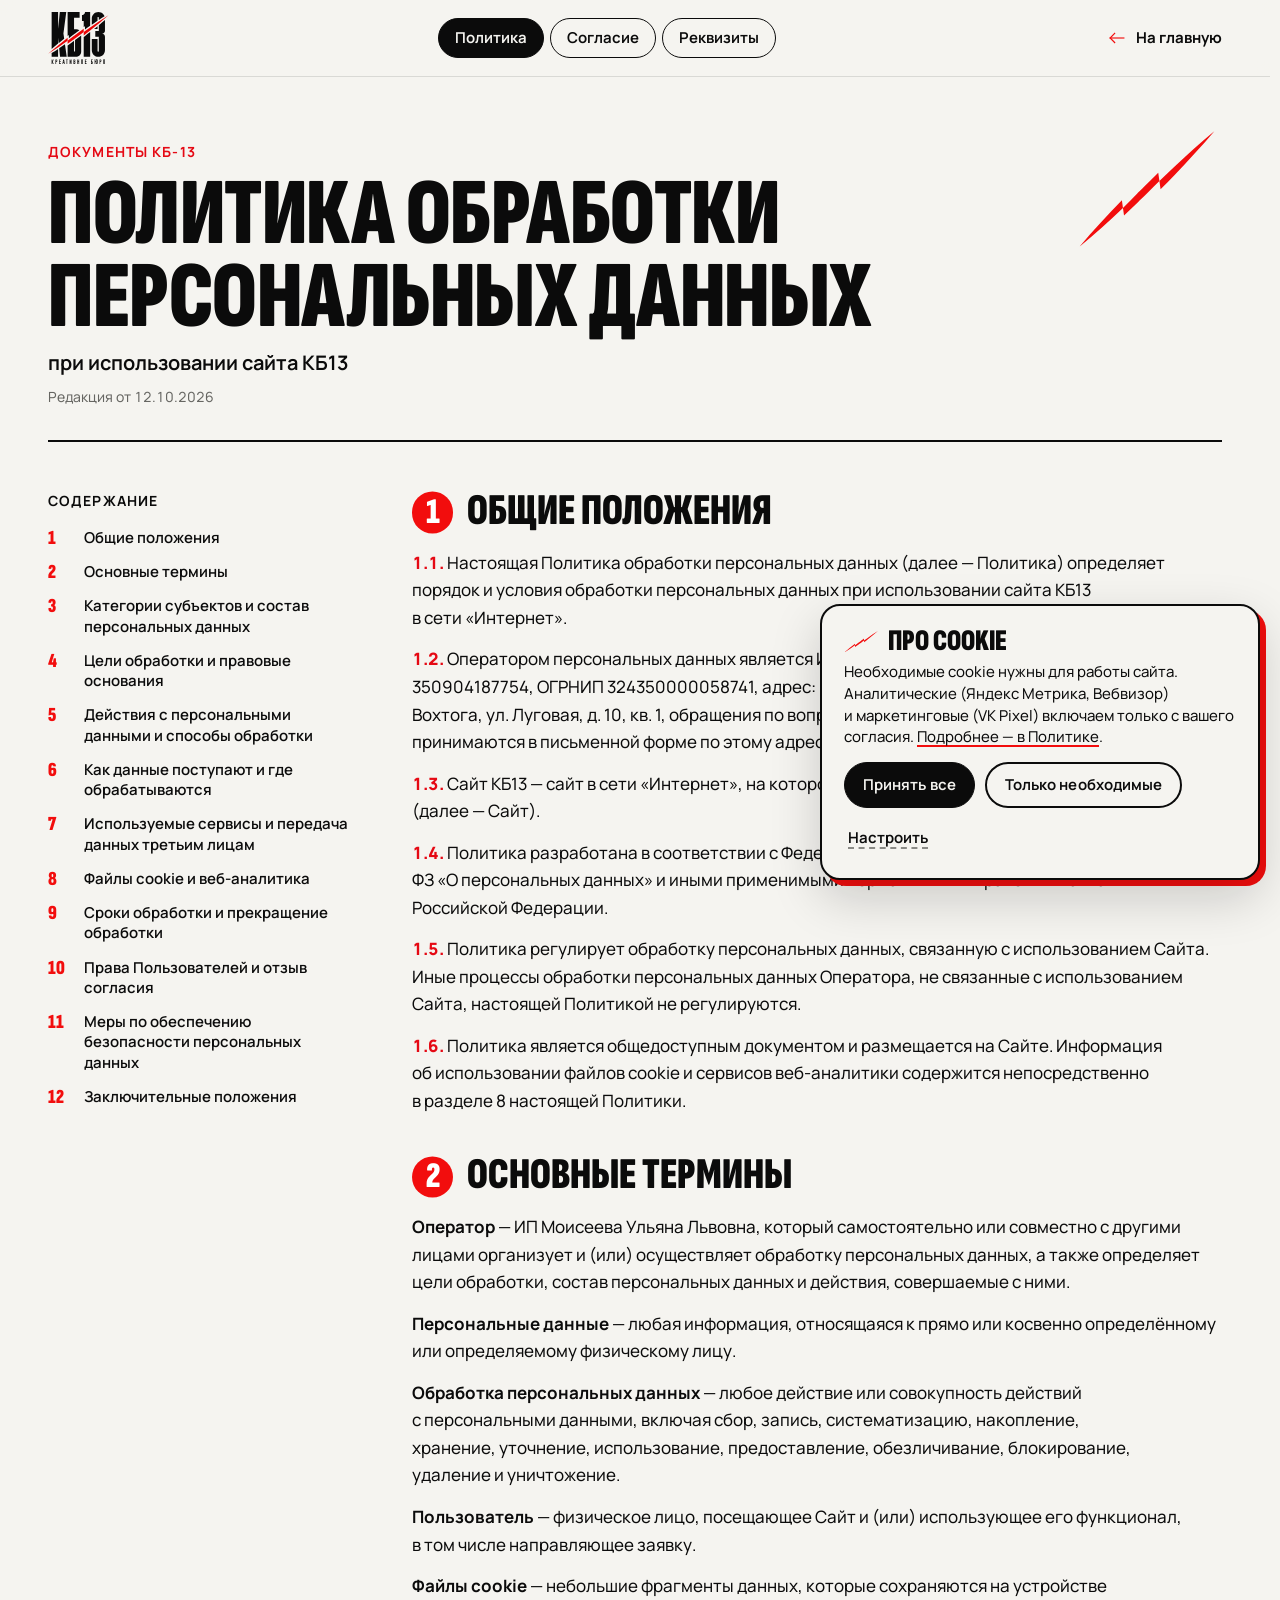
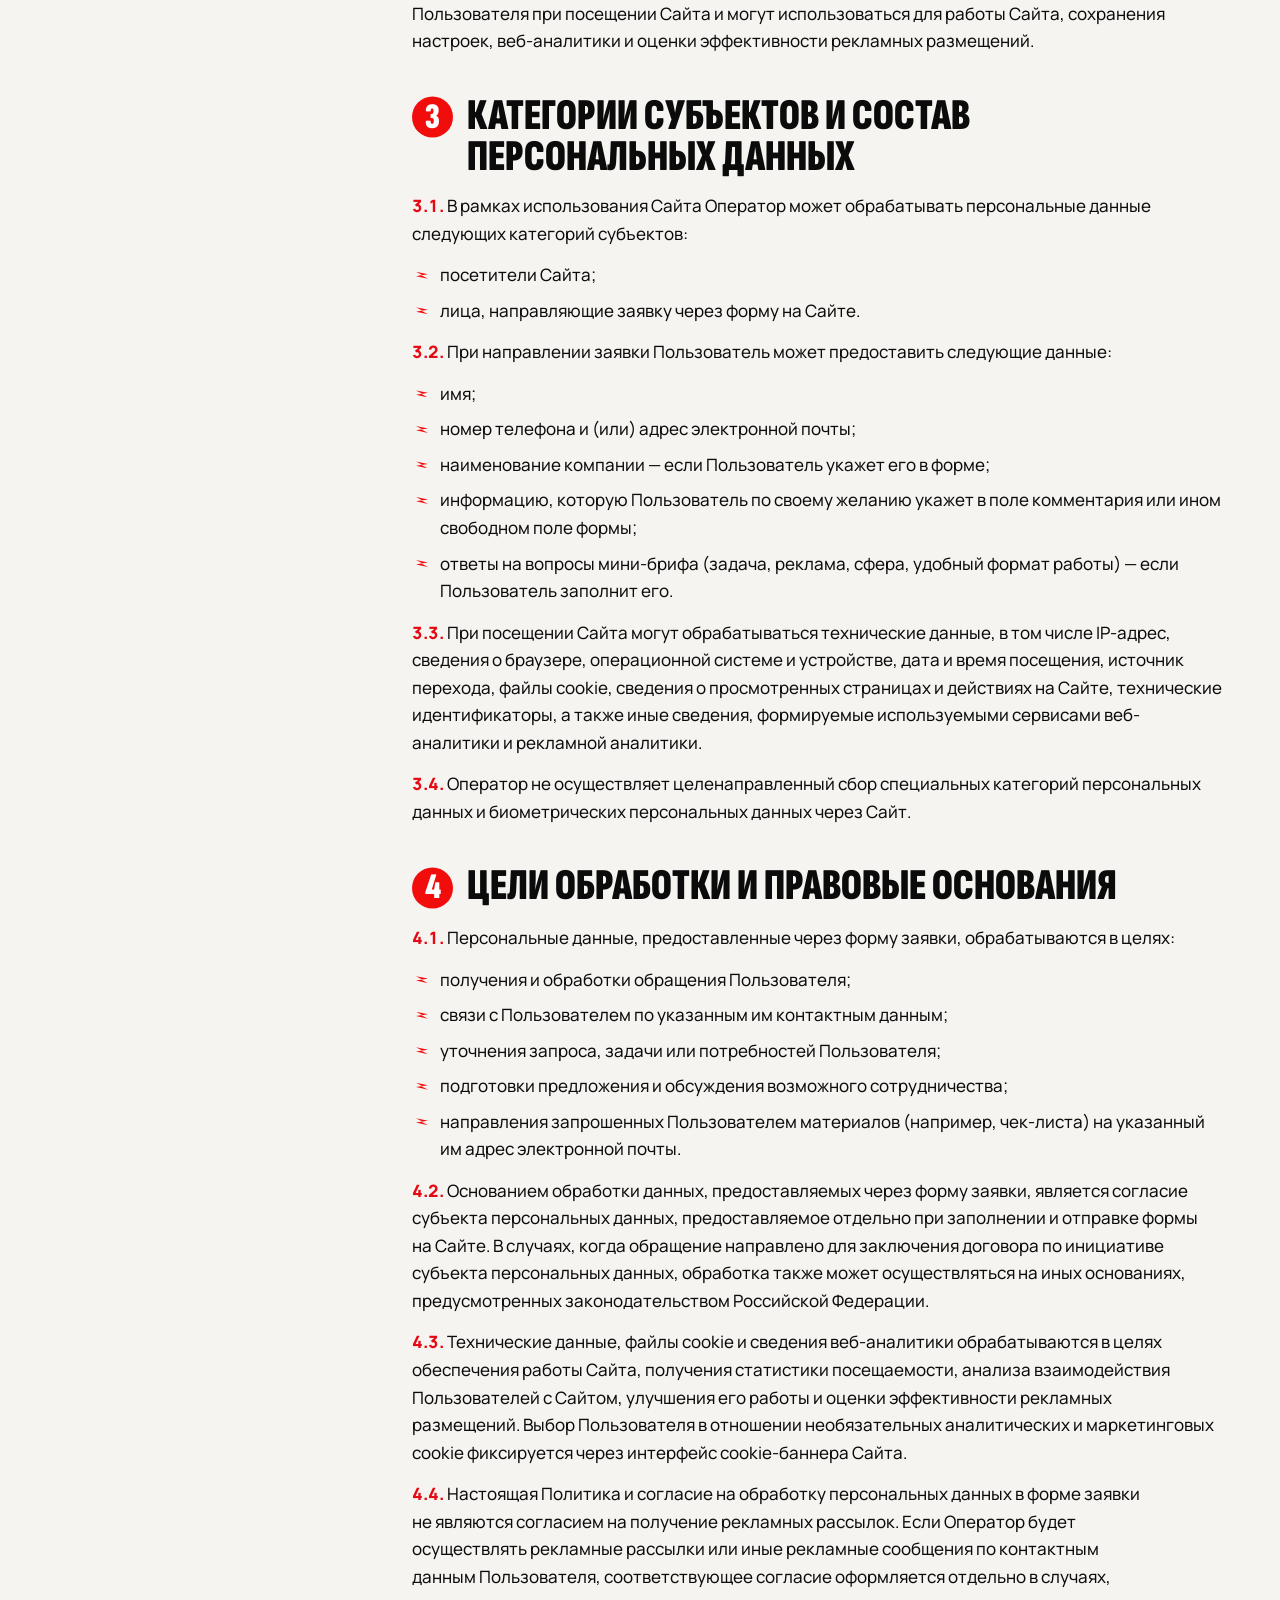
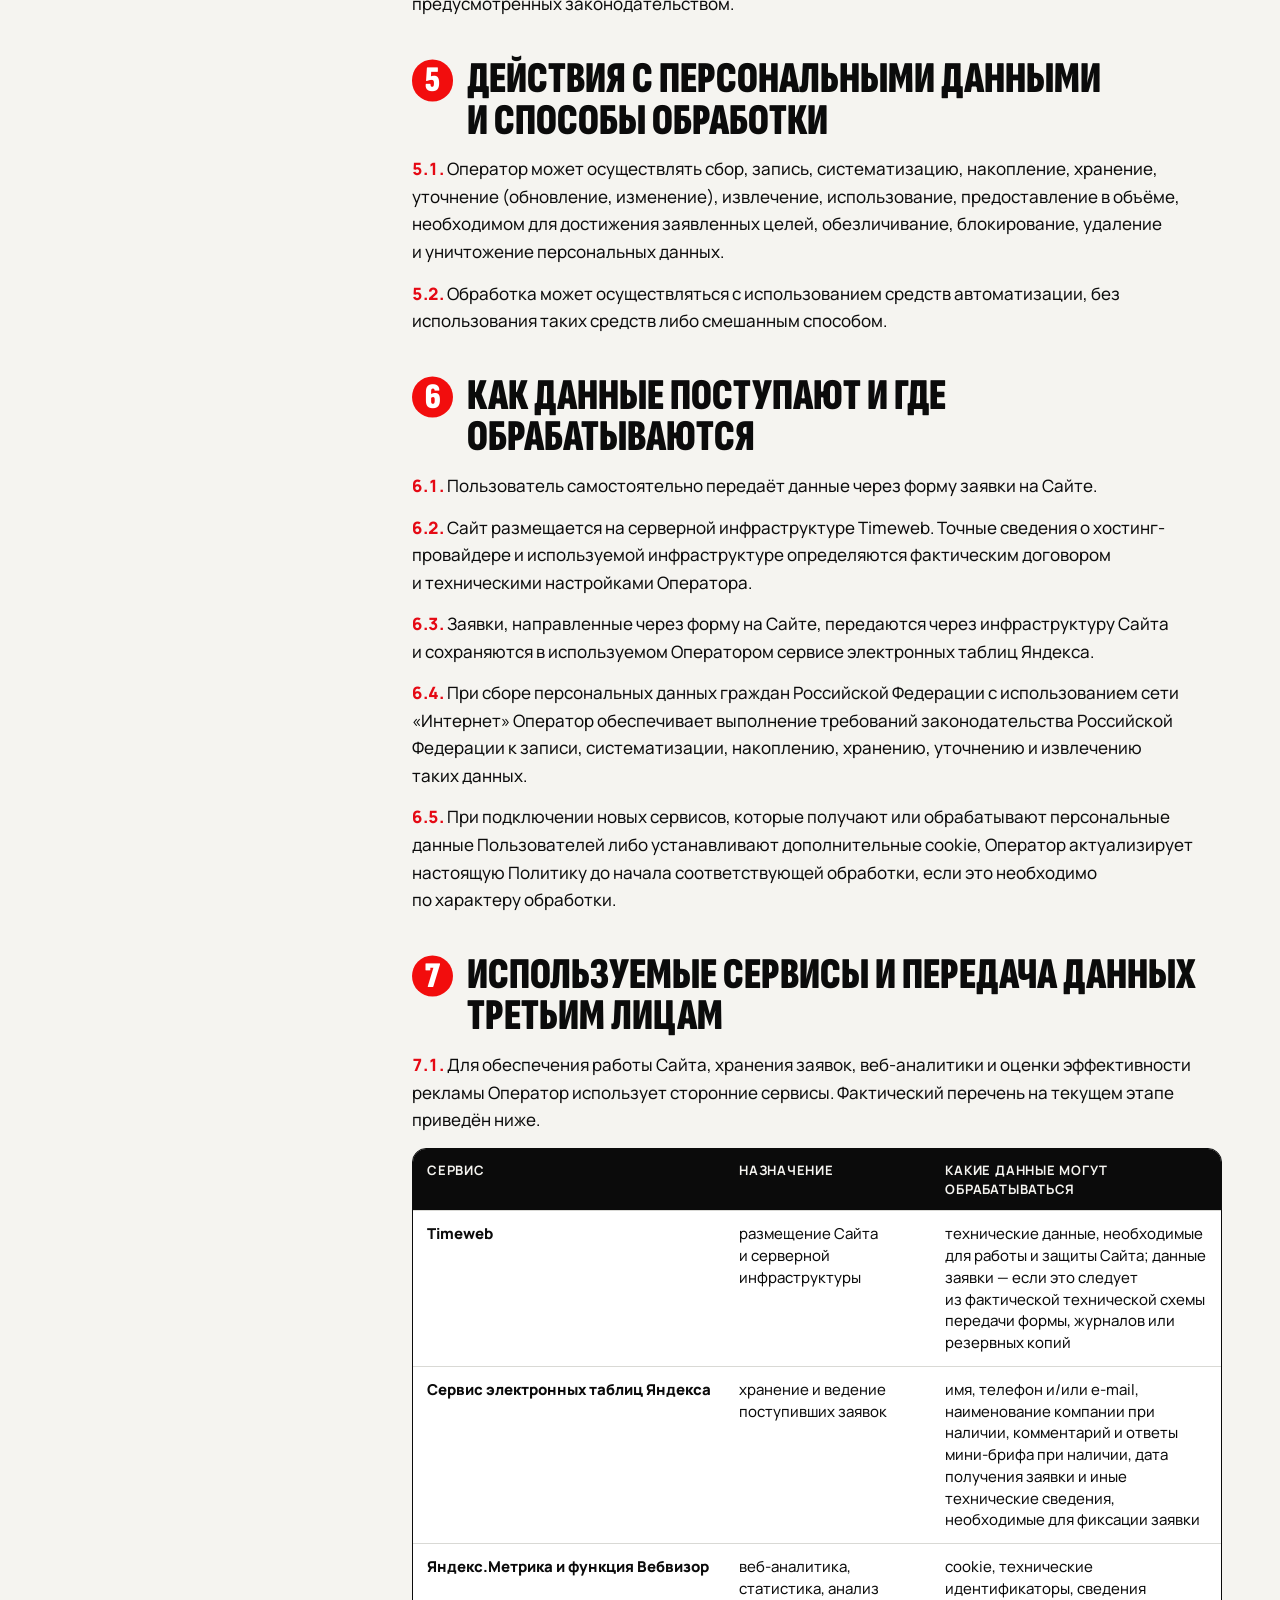
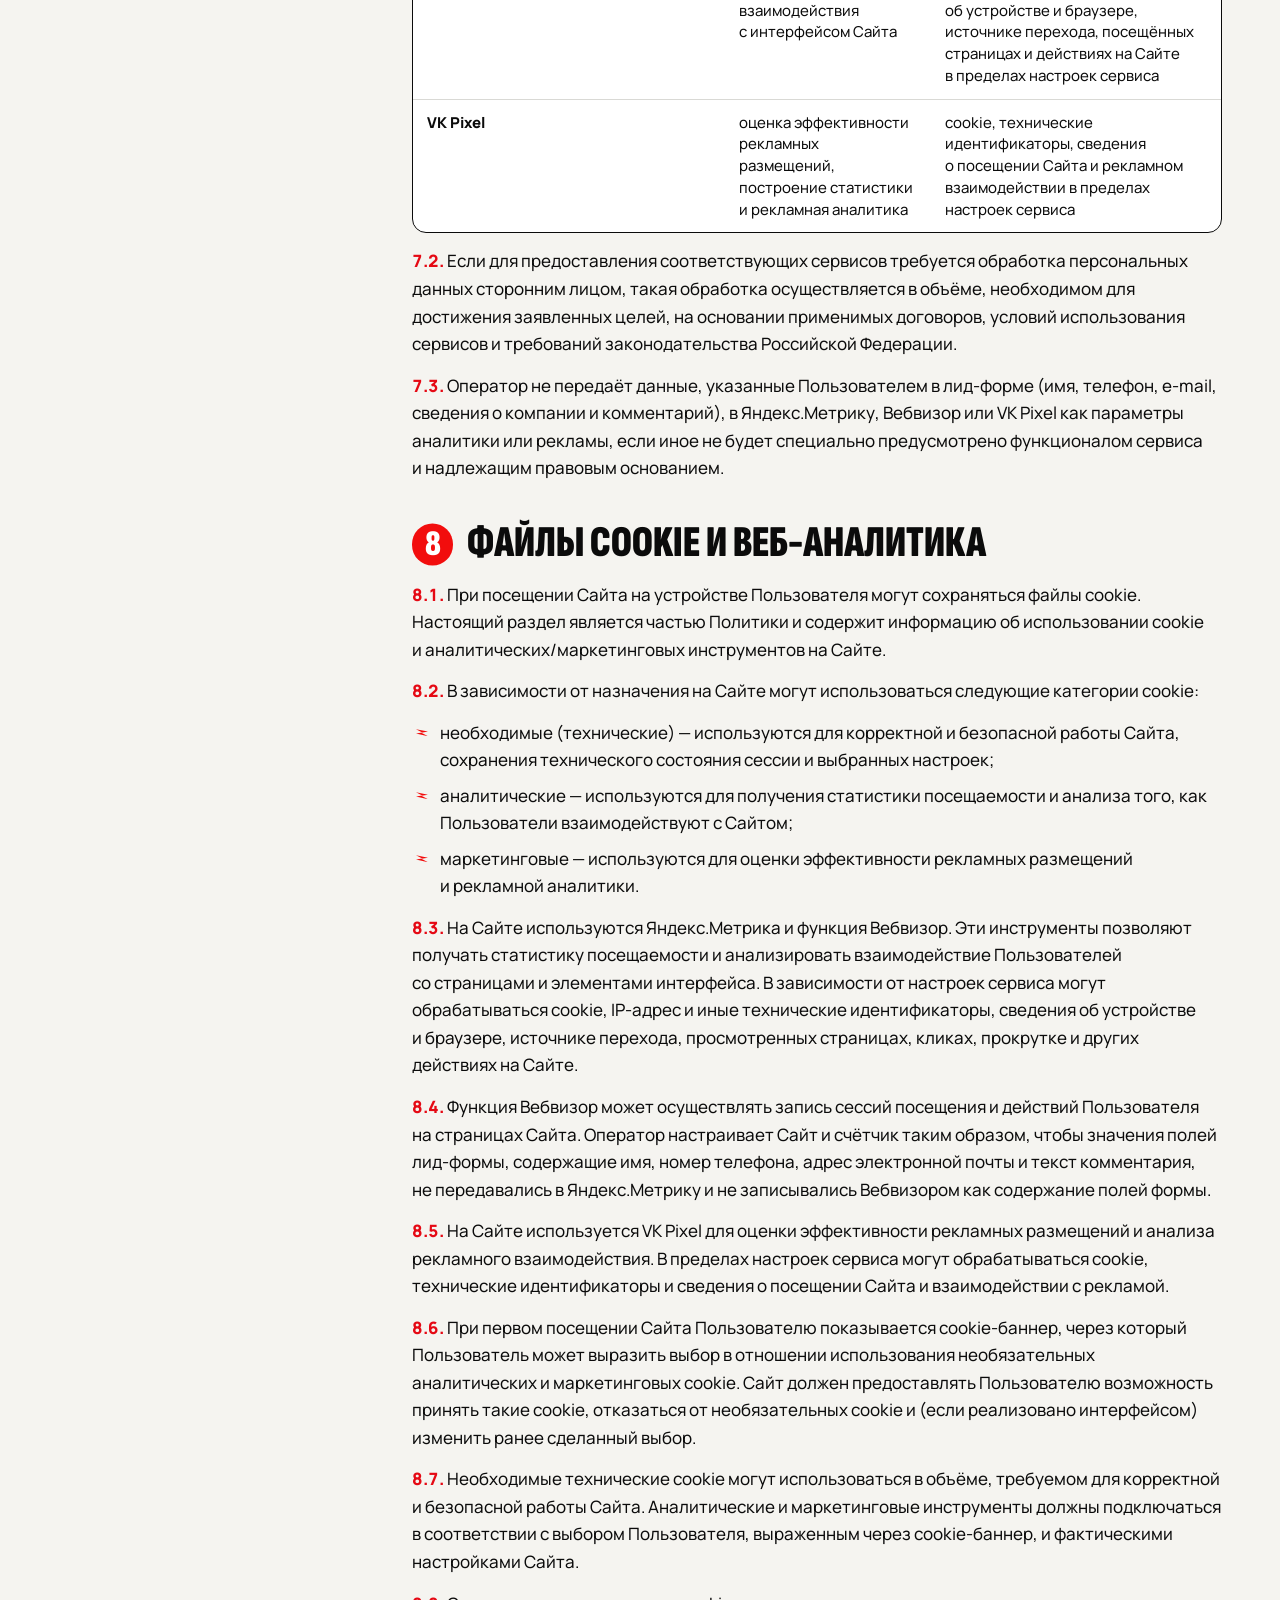
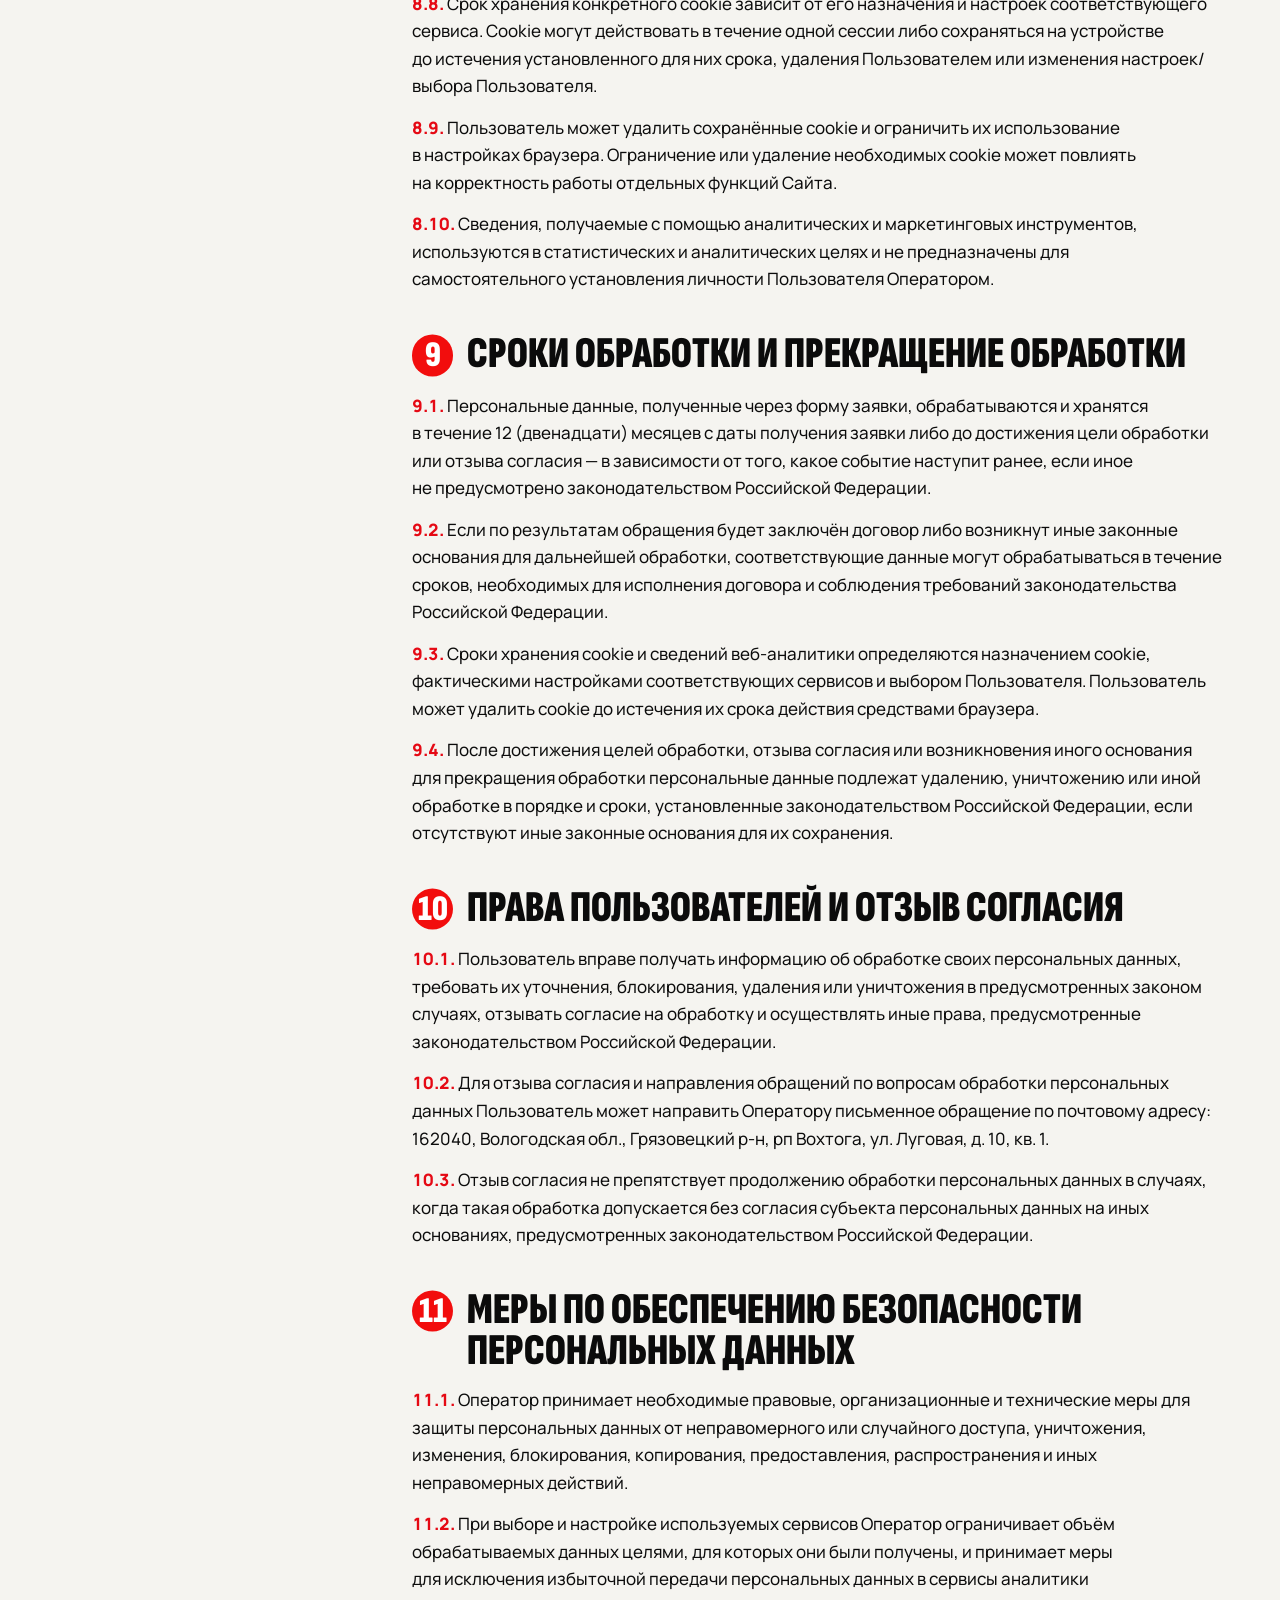
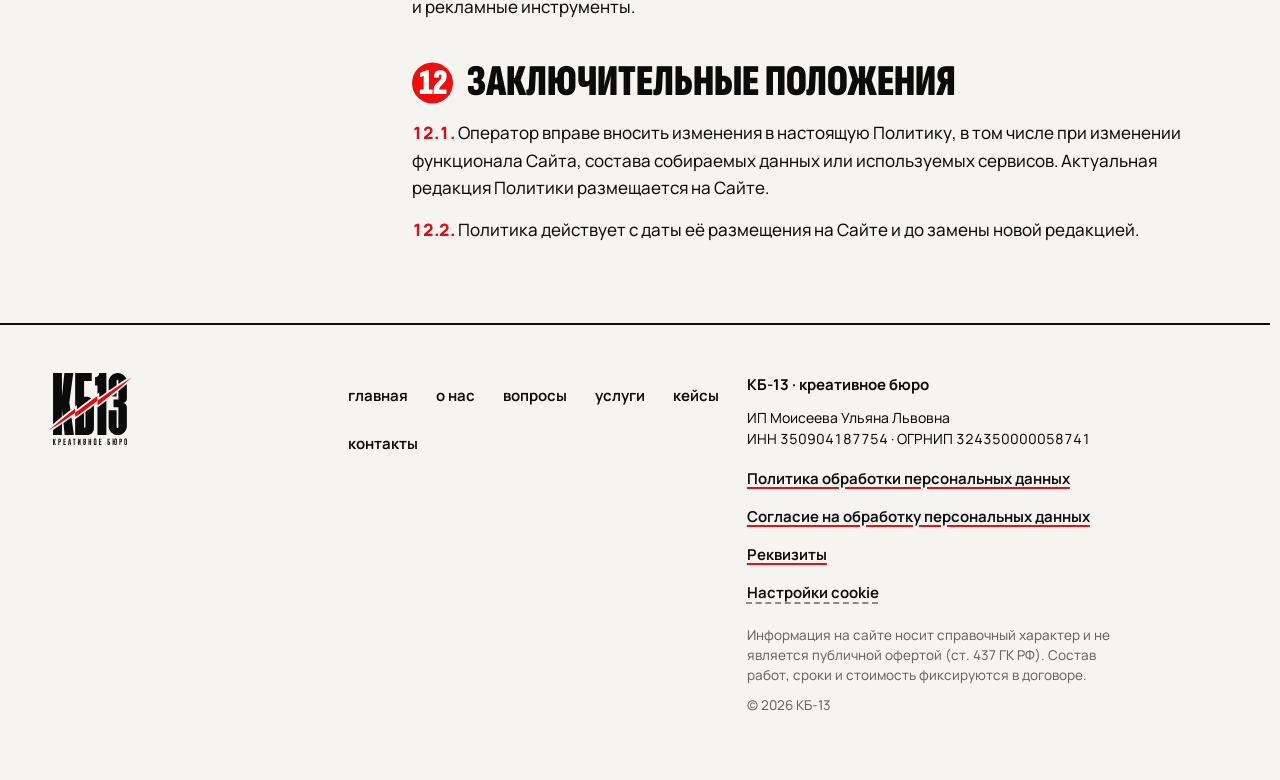
<file: privacy.html>
<!doctype html>
<html lang="ru">
<head>
<meta charset="utf-8">
<meta name="viewport" content="width=device-width, initial-scale=1, viewport-fit=cover">
<title>Политика обработки персональных данных — КБ-13</title>
<meta name="description" content="Политика обработки персональных данных — ИП Моисеева Ульяна Львовна, сайт креативного бюро КБ-13">
<meta name="theme-color" content="#F5F4F0">
<meta name="robots" content="index, follow, max-image-preview:large">
<meta property="og:type" content="article">
<meta property="og:locale" content="ru_RU">
<meta property="og:site_name" content="КБ-13">
<meta property="og:title" content="Политика обработки персональных данных — КБ-13">
<meta property="og:description" content="Политика обработки персональных данных — ИП Моисеева Ульяна Львовна, сайт креативного бюро КБ-13">
<meta property="og:image" content="./assets/brand/og.jpg">
<meta property="og:image:width" content="1200">
<meta property="og:image:height" content="630">
<meta property="og:image:alt" content="КБ-13 — креативное бюро">
<meta name="twitter:card" content="summary_large_image">
<meta name="twitter:title" content="Политика обработки персональных данных — КБ-13">
<meta name="twitter:description" content="Политика обработки персональных данных — ИП Моисеева Ульяна Львовна, сайт креативного бюро КБ-13">
<meta name="twitter:image" content="./assets/brand/og.jpg">
<script type="application/ld+json">{"@context":"https://schema.org","@graph":[{"@type":"Organization","@id":"./#organization","name":"КБ-13","alternateName":["КБ13","КБ 13","Креативное бюро КБ-13"],"description":"КБ 13 - это новая, профессиональная команда! Вызываем желание купить, через системный подход к маркетингу в соц.сетях.","url":"./","logo":{"@type":"ImageObject","url":"./assets/brand/logo.svg"},"image":"./assets/brand/og.jpg","slogan":"Внимание – новая валюта!","knowsAbout":["Креатив","Соцсети","Коммуникация","маркетинг в социальных сетях","Консультация","Наставничество","Партнёрство"],"legalName":"Индивидуальный предприниматель Моисеева Ульяна Львовна","taxID":"350904187754","identifier":[{"@type":"PropertyValue","propertyID":"ИНН","value":"350904187754"},{"@type":"PropertyValue","propertyID":"ОГРНИП","value":"324350000058741"}],"address":{"@type":"PostalAddress","postalCode":"162040","addressRegion":"Вологодская область","addressLocality":"рп Вохтога, Грязовецкий р-н","addressCountry":"RU"}},{"@type":"WebSite","@id":"./#website","url":"./","name":"КБ-13","alternateName":"КБ13","description":"КБ 13 - это новая, профессиональная команда! Вызываем желание купить, через системный подход к маркетингу в соц.сетях.","inLanguage":"ru-RU","publisher":{"@id":"./#organization"}},{"@type":"WebPage","@id":"./privacy.html#webpage","url":"./privacy.html","name":"Политика обработки персональных данных","description":"Политика обработки персональных данных — ИП Моисеева Ульяна Львовна, сайт креативного бюро КБ-13","inLanguage":"ru-RU","isPartOf":{"@id":"./#website"},"about":{"@id":"./#organization"},"dateModified":"2026-10-12","breadcrumb":{"@id":"./privacy.html#breadcrumb"}},{"@type":"BreadcrumbList","@id":"./privacy.html#breadcrumb","itemListElement":[{"@type":"ListItem","position":1,"name":"Главная","item":"./"},{"@type":"ListItem","position":2,"name":"Политика обработки персональных данных","item":"./privacy.html"}]}]}</script>
<link rel="icon" href="assets/brand/icon.svg" type="image/svg+xml">
<link rel="stylesheet" href="assets/css/fonts.css?v=mv5cs6u0">
<link rel="stylesheet" href="assets/css/main.css?v=mv5cs6u0">
<script>document.documentElement.className='js';</script>
<script type="application/json" id="kb-config">{"analytics":{"_note":"Счётчики подключаются только после согласия посетителя в cookie-баннере: yandex_metrika_id — «аналитические», vk_pixel_id — «маркетинговые». null — счётчик не ставится.","yandex_metrika_id":null,"vk_pixel_id":null}}</script>
<script src="assets/js/doc-site.js?v=mv5cs6u0" defer></script>
</head>
<body class="doc-page">
<svg class="sprite" aria-hidden="true" focusable="false" xmlns="http://www.w3.org/2000/svg"><defs><symbol id="kb-contract-shield" viewBox="0 0 48 48"><g fill="none" stroke-width="2.5" stroke-linecap="square" stroke-linejoin="miter" stroke="currentColor"><path d="M24 6 39 11V23C39 31.5 32.6 38.4 24 42 15.4 38.4 9 31.5 9 23V11Z"/></g><g fill="none" stroke-width="2.5" stroke-linecap="square" stroke-linejoin="miter" class="i-accent"><path d="M16.5 24.5 22 30 31.5 19"/></g></symbol><symbol id="kb-new-angle" viewBox="0 0 48 48"><g fill="none" stroke-width="2.5" stroke-linecap="square" stroke-linejoin="miter" stroke="currentColor"><path d="M35.86 24.05A14 14 0 1 1 23.95 12.14"/></g><g fill="none" stroke-width="2.5" stroke-linecap="square" stroke-linejoin="miter" class="i-accent"><path d="M22 26 38 10"/><path d="M30 10H38V18"/></g></symbol><symbol id="kb-time" viewBox="0 0 48 48"><g fill="none" stroke-width="2.5" stroke-linecap="square" stroke-linejoin="miter" stroke="currentColor"><path d="M24 41A15 15 0 1 0 24 11 15 15 0 0 0 24 41Z"/><path d="M20 6H28"/><path d="M24 6V11"/></g><g fill="none" stroke-width="2.5" stroke-linecap="square" stroke-linejoin="miter" class="i-accent"><path d="M24 26 30.5 19.5"/></g></symbol><symbol id="kb-parallel" viewBox="0 0 48 48"><g fill="none" stroke-width="2.5" stroke-linecap="square" stroke-linejoin="miter" stroke="currentColor"><path d="M7 16H39"/><path d="M33 10 39 16 33 22"/></g><g fill="none" stroke-width="2.5" stroke-linecap="square" stroke-linejoin="miter" class="i-accent"><path d="M7 32H39"/><path d="M33 26 39 32 33 38"/></g></symbol><symbol id="kb-dialogue" viewBox="0 0 48 48"><g fill="none" stroke-width="2.5" stroke-linecap="square" stroke-linejoin="miter" stroke="currentColor"><path d="M7 9H41V33H21L13 40V33H7Z"/><path d="M14 17H34"/></g><g fill="none" stroke-width="2.5" stroke-linecap="square" stroke-linejoin="miter" class="i-accent"><path d="M14 25H26"/></g></symbol><symbol id="kb-results" viewBox="0 0 48 48"><g fill="none" stroke-width="2.5" stroke-linecap="square" stroke-linejoin="miter" stroke="currentColor"><path d="M6 41H42"/><path d="M10 41V31H16V41"/><path d="M21 41V25H27V41"/><path d="M32 41V17H38V41"/></g><g fill="none" stroke-width="2.5" stroke-linecap="square" stroke-linejoin="miter" class="i-accent"><path d="M9 22 18 15 25 18 36 8"/><path d="M30 8H36V14"/></g></symbol><symbol id="kb-phone" viewBox="0 0 48 48"><g fill="none" stroke-width="2.5" stroke-linecap="square" stroke-linejoin="miter" stroke="currentColor"><path d="M15 8 20 8 23 16 19 19.5C21 24 24 27 28.5 29L32 25 40 28V34C40 37.5 37.5 40 34 40 20 40 8 28 8 14 8 10.5 10.5 8 14 8Z"/></g><g fill="none" stroke-width="2.5" stroke-linecap="square" stroke-linejoin="miter" class="i-accent"><path d="M28 7A13 13 0 0 1 41 20"/><path d="M28 13A7 7 0 0 1 35 20"/></g></symbol><symbol id="kb-send" viewBox="0 0 48 48"><g fill="none" stroke-width="2.5" stroke-linecap="square" stroke-linejoin="miter" stroke="currentColor"><path d="M6 21 42 7 31 41 22 26Z"/></g><g fill="none" stroke-width="2.5" stroke-linecap="square" stroke-linejoin="miter" class="i-accent"><path d="M22 26 42 7"/></g></symbol><symbol id="kb-download" viewBox="0 0 48 48"><g fill="none" stroke-width="2.5" stroke-linecap="square" stroke-linejoin="miter" stroke="currentColor"><path d="M11 6H29L37 14V42H11Z"/><path d="M29 6V14H37"/></g><g fill="none" stroke-width="2.5" stroke-linecap="square" stroke-linejoin="miter" class="i-accent"><path d="M24 19V33"/><path d="M18 27 24 33 30 27"/></g></symbol><symbol id="kb-back-to-top" viewBox="0 0 48 48"><g fill="none" stroke-width="2.5" stroke-linecap="square" stroke-linejoin="miter" stroke="currentColor"><path d="M24 42V13"/><path d="M13 24 24 13 35 24"/></g><g fill="none" stroke-width="2.5" stroke-linecap="square" stroke-linejoin="miter" class="i-accent"><path d="M12 6H36"/></g></symbol><symbol id="kb-menu" viewBox="0 0 48 48"><g fill="none" stroke-width="2.5" stroke-linecap="square" stroke-linejoin="miter" stroke="currentColor"><path d="M8 13H40"/><path d="M8 24H40"/><path d="M8 35H28"/></g><g fill="none" stroke-width="2.5" stroke-linecap="square" stroke-linejoin="miter" class="i-accent"><path d="M32 35H40"/></g></symbol><symbol id="kb-close" viewBox="0 0 48 48"><g fill="none" stroke-width="2.5" stroke-linecap="square" stroke-linejoin="miter" stroke="currentColor"><path d="M12 12 36 36"/></g><g fill="none" stroke-width="2.5" stroke-linecap="square" stroke-linejoin="miter" class="i-accent"><path d="M36 12 12 36"/></g></symbol><symbol id="kb-plus" viewBox="0 0 48 48"><g fill="none" stroke-width="2.5" stroke-linecap="square" stroke-linejoin="miter" stroke="currentColor"><path d="M10 24H38"/></g><g fill="none" stroke-width="2.5" stroke-linecap="square" stroke-linejoin="miter" class="i-accent"><path d="M24 10V38"/></g></symbol><symbol id="kb-arrow-left" viewBox="0 0 48 48"><g fill="none" stroke-width="2.5" stroke-linecap="square" stroke-linejoin="miter" stroke="currentColor"><path d="M9 24H39"/><path d="M19 14 9 24 19 34"/></g></symbol><symbol id="kb-arrow-right" viewBox="0 0 48 48"><g fill="none" stroke-width="2.5" stroke-linecap="square" stroke-linejoin="miter" stroke="currentColor"><path d="M9 24H39"/><path d="M29 14 39 24 29 34"/></g></symbol><symbol id="kb-play" viewBox="0 0 48 48"><g fill="none" stroke-width="2.5" stroke-linecap="square" stroke-linejoin="miter" stroke="currentColor"><path d="M15 9 39 24 15 39Z"/></g></symbol><symbol id="kb-copy" viewBox="0 0 48 48"><g fill="none" stroke-width="2.5" stroke-linecap="square" stroke-linejoin="miter" stroke="currentColor"><path d="M16 16H38V42H16Z"/><path d="M10 34V6H32V10"/></g><g fill="none" stroke-width="2.5" stroke-linecap="square" stroke-linejoin="miter" class="i-accent"><path d="M22 29H32"/></g></symbol><symbol id="kb-bolt" viewBox="0 0 2000 1278.16"><path d="m4.33,1274.32c207.41-184.91,423.28-360.34,642.88-530.8v102.37C437.27,995.16,223.97,1139.77,4.93,1275.09c-1.64,1.04-3.29,2.04-4.93,3.06,1.44-1.29,2.89-2.58,4.33-3.84Z"/><path d="m1178.58,446.53v110.99c-27.94,21.23-55.92,42.39-83.92,63.47-22.41,16.9-44.81,33.75-67.24,50.56-44.95,33.31-89.98,66.53-135.13,99.62-10.9,7.99-21.83,15.97-32.75,23.94-70.46,51.47-141.19,102.59-212.34,153.16v-102.37c70.44-54.72,141.28-108.88,212.34-162.68,10.9-8.28,21.83-16.54,32.75-24.78,26.74-20.19,53.5-40.33,80.28-60.42,30.69-22.76,61.42-45.48,92.2-68.13,37.86-27.89,75.79-55.67,113.81-83.34Z"/><path d="m2000,0c-1.44,1.29-2.86,2.55-4.31,3.84-195.28,174.28-398.23,340.16-604.77,501.31-70.42,54.96-141.26,109.37-212.34,163.35v-110.99c70.44-51.27,141.19-102.13,212.34-152.42C1588.56,265.37,1789.33,130.04,1995.09,3.04c1.62-1.02,3.26-2.04,4.91-3.04Z"/></symbol><filter id="kb-lzblur" x="-20%" y="-20%" width="140%" height="140%"><feGaussianBlur stdDeviation="9"/></filter><filter id="kb-outline" x="-20%" y="-20%" width="140%" height="140%" color-interpolation-filters="sRGB"><feComponentTransfer in="SourceAlpha" result="a"><feFuncA type="table" tableValues="0 0 1 1"/></feComponentTransfer><feMorphology in="a" operator="dilate" radius="2.5" result="d"/><feGaussianBlur in="d" stdDeviation="0.7" result="ds"/><feFlood flood-color="#F20D0D"/><feComposite in2="ds" operator="in" result="ring"/><feGaussianBlur in="ring" stdDeviation="3.5" result="g1"/><feGaussianBlur in="ring" stdDeviation="11" result="g2"/><feMerge><feMergeNode in="g2"/><feMergeNode in="g1"/><feMergeNode in="ring"/></feMerge></filter></defs></svg>
<a class="skip-link" href="#privacy-text">Перейти к тексту</a>
<!--docpage:privacy-->
<header class="doc-top">
  <div class="wrap doc-top__row">
    <a class="doc-top__logo" href="index.html" aria-label="КБ-13 — на главную"><svg class="logo " aria-hidden="true" focusable="false" xmlns="http://www.w3.org/2000/svg" viewBox="0 0 2000 1715.86"><path class="logo-ink" d="m120.25,1355.63c69.03-43.76,139.66-89.75,212.32-138.28v262.71H120.25v-124.43Z"/><path class="logo-ink" d="m533.8,882.15c-63.37,49.84-124.25,98.5-182.85,146.15l-18.37-177.07v192.04c-74.26,60.6-144.88,119.59-212.32,177.35V0h212.32v554.24L390.33,0h212.17l-93.56,705.55,24.85,176.59Z"/><path class="logo-ink" d="m617.89,1480.06h-220.09l-29.71-286.5c62.06-41.78,125.65-85.4,191.07-131.05l58.73,417.55Z"/><path class="logo-ink" d="m1052.58,808.36l-.19.13c-47.89,35.52-92.16,68.13-135.29,99.75-8.24,6.07-16.52,12.09-24.8,18.13v358.09c0,11.06-8.97,20.05-20.05,20.05h-12.69v-354.26c-66.88,48.75-128.62,93.21-188.06,135.44l-24.29,17.27v377.09h282.97c90.87,0,164.52-73.66,164.52-164.52v-538.81c-14.03,10.56-28.07,21.1-42.12,31.64Zm-9.7-620.62V0h-395.67v793.67l41.95-32.57v102.59c45.56-35.06,93.53-71.66,145.06-110.68,10.91-8.28,21.86-16.56,32.83-24.85,26.5-20.01,53.54-40.36,80.35-60.47l.19-.15c30.65-22.74,59.31-43.91,87.43-64.6-28.46-23.56-64.99-37.71-104.83-37.71h-70.62V187.74h183.33Z"/><path class="logo-ink" d="m1634.79,561.79h-116.77c39.91-31.67,78.8-62.86,116.77-93.64v93.64Z"/><path class="logo-ink" d="m1634.79,289.02c-61.65,41.45-124.79,84.74-189.72,130.02v-201.7C1445.07,97.3,1542.37,0,1662.41,0,1722.43,0,1776.77,24.33,1816.09,63.65c21.06,21.06,37.84,46.44,48.85,74.69-61.24,38.96-123.65,79.62-187.63,122.21v-76.45c0-11.75-9.51-21.28-21.25-21.28-5.87,0-11.19,2.39-15.04,6.24-3.85,3.85-6.24,9.16-6.24,15.04v104.91Z"/><path class="logo-ink" d="m1783.42,717.77c53.22,0,96.33,43.13,96.33,96.33v448.59c0,120.04-97.3,217.36-217.34,217.36-60.02,0-114.36-24.33-153.68-63.68-39.32-39.32-63.65-93.66-63.65-153.68v-374.07h189.72v400.02c0,11.75,9.53,21.25,21.28,21.25,5.87,0,11.19-2.37,15.04-6.22,3.83-3.85,6.22-9.16,6.22-15.04v-473.07h-116.36v-186.3h116.36v-195.76c70.6-57.72,137.94-114.04,202.43-169.34v357.29c0,53.18-43.11,96.31-96.33,96.31Z"/><path class="logo-ink" d="m1390.93,0v457c-8.05,5.66-16.11,11.36-24.22,17.08-47.89,33.86-96.2,68.39-146.17,104.46v-111.2l-41.95,30.55v-202.34h-57.2V99.75c21.28,0,41.02-6.67,57.2-18.05C1204.33,63.68,1221.13,33.8,1221.13,0h169.8Z"/><path class="logo-ink" d="m1203.97,805.16c66.49-50.49,127.93-97.69,186.96-143.59v818.49h-212.35v-655.62l25.38-19.27Z"/><g><polygon class="logo-ink" points="164.28 1565.53 141.59 1631.35 141.59 1565.53 120.25 1565.53 120.25 1713.45 141.59 1713.45 141.59 1647.71 164.28 1713.45 187.12 1713.45 158.93 1639.49 187.12 1565.53 164.28 1565.53"/><path class="logo-ink" d="m277.32,1565.62l-31.05-.08v147.91h21.33v-63.41h3.46c6.24,0,10.98-.52,14.26-1.57,13.62-4.42,20.42-14.27,20.42-29.56v-22.23c0-20.7-9.47-31.05-28.41-31.05Zm7.08,53.29c0,4.73-1.93,7.86-5.8,9.43-1.11.4-3.14.59-6.1.59h-4.9v-42.36h7.54c6.18,0,9.26,3.37,9.26,10.1v22.23Z"/><polygon class="logo-ink" points="367.89 1713.45 423.23 1713.45 423.23 1692.41 389.23 1692.41 389.23 1650.04 418.48 1650.04 418.48 1628.93 389.23 1628.93 389.23 1586.56 423.23 1586.56 423.23 1565.53 367.89 1565.53 367.89 1713.45"/><path class="logo-ink" d="m544.87,1660.98l-15-95.44h-29.26l-15.08,95.67-6.95,52.24h21.49l4.23-31.36h21.78l4.15,31.36h21.56l-6.93-52.47Zm-37.85,0l8.13-61.52,8.15,61.52h-16.28Z"/><polygon class="logo-ink" points="592.84 1586.56 612.82 1586.56 612.82 1713.45 634.16 1713.45 634.16 1586.56 654.14 1586.56 654.14 1565.53 592.84 1565.53 592.84 1586.56"/><polygon class="logo-ink" points="733.78 1651.33 733.78 1565.53 714.03 1565.53 714.03 1713.45 735.36 1713.45 754.81 1630.37 754.81 1713.45 775.32 1713.45 775.32 1565.53 753.98 1565.53 733.78 1651.33"/><path class="logo-ink" d="m902.53,1618.91v-22.23c0-20.7-9.47-31.05-28.41-31.05l-32.87-.08v147.91h31.51c.59-.06,1.05-.08,1.36-.08,18.94,0,28.41-10.33,28.41-30.98v-22.33c0-9.7-3.9-16.55-11.69-20.57,7.79-4.02,11.69-10.89,11.69-20.59Zm-21.33,63.49c0,6.68-3.1,10.03-9.28,10.03h-9.34v-42.38h6.72c2.97,0,4.99.23,6.1.69,3.87,1.51,5.8,4.63,5.8,9.34v22.33Zm0-63.49c0,4.73-1.93,7.86-5.8,9.43-1.11.4-3.14.59-6.1.59h-6.72v-42.36h9.34c6.18,0,9.28,3.37,9.28,10.1v22.23Z"/><polygon class="logo-ink" points="1006.15 1628.93 987.53 1628.93 987.53 1565.53 966.19 1565.53 966.19 1713.45 987.53 1713.45 987.53 1650.04 1006.15 1650.04 1006.15 1713.45 1027.48 1713.45 1027.48 1565.53 1006.15 1565.53 1006.15 1628.93"/><path class="logo-ink" d="m1122.5,1563.19c-20.4,0-30.6,10.37-30.6,31.07v90.47c0,20.76,10.2,31.13,30.6,31.13,20.47-.06,30.69-10.43,30.69-31.13v-90.47c0-20.7-10.22-31.07-30.69-31.07Zm9.36,121.54c0,6.68-3.12,10.03-9.36,10.03s-9.26-3.35-9.26-10.03v-90.47c0-6.7,3.06-10.03,9.18-10.03h.15c6.18.04,9.28,3.39,9.28,10.03v90.47Z"/><polygon class="logo-ink" points="1217.6 1713.45 1272.94 1713.45 1272.94 1692.41 1238.94 1692.41 1238.94 1650.04 1268.19 1650.04 1268.19 1628.93 1238.94 1628.93 1238.94 1586.56 1272.94 1586.56 1272.94 1565.53 1217.6 1565.53 1217.6 1713.45"/><path class="logo-ink" d="m1458.76,1630.52c-3.27-1.05-8.02-1.59-14.26-1.59h-3.46v-42.36h34v-21.03h-55.34v147.91l31.05-.08c18.96,0,28.43-10.35,28.43-31.05v-22.25c0-15.27-6.81-25.12-20.43-29.54Zm-.9,51.8c0,6.74-3.1,10.1-9.28,10.1h-7.54v-42.38h4.9c2.97,0,5.01.21,6.1.61,3.88,1.55,5.82,4.71,5.82,9.41v22.25Z"/><path class="logo-ink" d="m1610.4,1563.19c-20.4,0-30.61,10.37-30.61,31.07v34.67h-18.62v-65.75h-21.34v152.67h21.34v-65.82h18.62v34.69c0,20.76,10.22,31.13,30.61,31.13,20.45-.06,30.69-10.43,30.69-31.13v-90.47c0-20.7-10.24-31.07-30.69-31.07Zm9.36,121.54c0,6.68-3.12,10.03-9.36,10.03s-9.28-3.35-9.28-10.03v-90.47c0-6.7,3.08-10.03,9.2-10.03h.15c6.18.04,9.28,3.39,9.28,10.03v90.47Z"/><path class="logo-ink" d="m1732.79,1565.62l-31.05-.08v147.91h21.33v-63.41h3.46c6.24,0,10.98-.52,14.26-1.57,13.62-4.42,20.43-14.27,20.43-29.56v-22.23c0-20.7-9.47-31.05-28.43-31.05Zm7.1,53.29c0,4.73-1.93,7.86-5.82,9.43-1.09.4-3.14.59-6.1.59h-4.9v-42.36h7.54c6.18,0,9.28,3.37,9.28,10.1v22.23Z"/><path class="logo-ink" d="m1849.06,1563.19c-20.4,0-30.6,10.37-30.6,31.07v90.47c0,20.76,10.2,31.13,30.6,31.13,20.47-.06,30.69-10.43,30.69-31.13v-90.47c0-20.7-10.22-31.07-30.69-31.07Zm9.36,121.54c0,6.68-3.12,10.03-9.36,10.03s-9.26-3.35-9.26-10.03v-90.47c0-6.7,3.06-10.03,9.2-10.03h.13c6.18.04,9.28,3.39,9.28,10.03v90.47Z"/></g><g><path class="logo-bolt" d="m4.33,1377.56c207.41-184.91,423.28-360.34,642.88-530.8v102.37c-209.94,149.27-423.23,293.88-642.28,429.21C3.29,1379.38,1.64,1380.38,0,1381.41c1.44-1.29,2.89-2.58,4.33-3.84Z"/><path class="logo-bolt" d="m1178.58,549.77v110.99c-27.94,21.23-55.92,42.39-83.92,63.47-22.41,16.9-44.81,33.75-67.24,50.56-44.95,33.31-89.98,66.53-135.13,99.62-10.9,7.99-21.83,15.97-32.75,23.94-70.46,51.47-141.19,102.59-212.34,153.16v-102.37c70.44-54.72,141.28-108.88,212.34-162.68,10.9-8.28,21.83-16.54,32.75-24.78,26.74-20.19,53.5-40.33,80.28-60.42,30.69-22.76,61.42-45.48,92.2-68.13,37.86-27.89,75.79-55.67,113.81-83.34Z"/><path class="logo-bolt" d="m2000,103.25c-1.44,1.29-2.86,2.55-4.31,3.84-195.28,174.28-398.23,340.16-604.77,501.31-70.42,54.96-141.26,109.37-212.34,163.35v-110.99c70.44-51.27,141.19-102.13,212.34-152.42,197.64-139.72,398.41-275.05,604.17-402.05,1.62-1.02,3.26-2.04,4.91-3.04Z"/></g></svg></a>
    <nav class="doc-tabs" aria-label="Документы"><ul><li><a href="privacy.html" aria-current="page">Политика</a></li><li><a href="consent.html">Согласие</a></li><li><a href="requisites.html">Реквизиты</a></li></ul></nav>
    <a class="doc-top__back" href="index.html"><svg class="icon " viewBox="0 0 48 48" aria-hidden="true" focusable="false"><use href="#kb-arrow-left"/></svg><span>На главную</span></a>
  </div>
</header>
<main class="doc doc--privacy" id="privacy-text">
  <div class="wrap doc__grid">
    <header class="doc__head">
      <p class="doc__eyebrow">Документы КБ-13</p>
      <h1 class="display doc__title">Политика обработки персональных данных</h1>
      <p class="doc__sub">при использовании сайта КБ13</p>
      <p class="doc__rev">Редакция от 12.10.2026</p>
      <svg class="doc__bolt" viewBox="0 0 2000 1278.16" aria-hidden="true" focusable="false"><use href="#kb-bolt"/></svg>
    </header>
    <nav class="doc__toc" aria-labelledby="privacy-toc">
      <p class="doc__toc-t" id="privacy-toc">Содержание</p>
      <ol><li><a href="#privacy-1"><span>1</span>Общие положения</a></li><li><a href="#privacy-2"><span>2</span>Основные термины</a></li><li><a href="#privacy-3"><span>3</span>Категории субъектов и&nbsp;состав персональных данных</a></li><li><a href="#privacy-4"><span>4</span>Цели обработки и&nbsp;правовые основания</a></li><li><a href="#privacy-5"><span>5</span>Действия с&nbsp;персональными данными и&nbsp;способы обработки</a></li><li><a href="#privacy-6"><span>6</span>Как данные поступают и&nbsp;где обрабатываются</a></li><li><a href="#privacy-7"><span>7</span>Используемые сервисы и&nbsp;передача данных третьим лицам</a></li><li><a href="#privacy-8"><span>8</span>Файлы cookie и&nbsp;веб-аналитика</a></li><li><a href="#privacy-9"><span>9</span>Сроки обработки и&nbsp;прекращение обработки</a></li><li><a href="#privacy-10"><span>10</span>Права Пользователей и&nbsp;отзыв согласия</a></li><li><a href="#privacy-11"><span>11</span>Меры по&nbsp;обеспечению безопасности персональных данных</a></li><li><a href="#privacy-12"><span>12</span>Заключительные положения</a></li></ol>
    </nav>
    <div class="doc__body">
      <section class="doc__sec" aria-labelledby="privacy-1">
        <h2 class="doc__h" id="privacy-1"><span class="doc__hn">1</span>Общие положения</h2>
        <p><span class="doc__n">1.1.</span> Настоящая Политика обработки персональных данных (далее&nbsp;— Политика) определяет порядок и&nbsp;условия обработки персональных данных при использовании сайта КБ13 в&nbsp;сети «Интернет».</p>
        <p><span class="doc__n">1.2.</span> Оператором персональных данных является ИП&nbsp;Моисеева Ульяна Львовна, ИНН 350904187754, ОГРНИП 324350000058741, адрес: 162040, Вологодская обл., Грязовецкий р-н, рп Вохтога, ул. Луговая, д. 10, кв. 1, обращения по вопросам обработки персональных данных принимаются в письменной форме по этому адресу (далее&nbsp;— Оператор).</p>
        <p><span class="doc__n">1.3.</span> Сайт КБ13&nbsp;— сайт в&nbsp;сети «Интернет», на&nbsp;котором размещена настоящая Политика (далее&nbsp;— Сайт).</p>
        <p><span class="doc__n">1.4.</span> Политика разработана в&nbsp;соответствии с&nbsp;Федеральным законом от&nbsp;27.07.2006 № 152-ФЗ «О&nbsp;персональных данных» и&nbsp;иными применимыми нормативными правовыми актами Российской Федерации.</p>
        <p><span class="doc__n">1.5.</span> Политика регулирует обработку персональных данных, связанную с&nbsp;использованием Сайта. Иные процессы обработки персональных данных Оператора, не&nbsp;связанные с&nbsp;использованием Сайта, настоящей Политикой не&nbsp;регулируются.</p>
        <p><span class="doc__n">1.6.</span> Политика является общедоступным документом и&nbsp;размещается на&nbsp;Сайте. Информация об&nbsp;использовании файлов cookie и&nbsp;сервисов веб-аналитики содержится непосредственно в&nbsp;разделе 8 настоящей Политики.</p>
      </section>
      <section class="doc__sec" aria-labelledby="privacy-2">
        <h2 class="doc__h" id="privacy-2"><span class="doc__hn">2</span>Основные термины</h2>
        <p><b>Оператор</b>&nbsp;— ИП&nbsp;Моисеева Ульяна Львовна, который самостоятельно или совместно с&nbsp;другими лицами организует и&nbsp;(или) осуществляет обработку персональных данных, а&nbsp;также определяет цели обработки, состав персональных данных и&nbsp;действия, совершаемые с&nbsp;ними.</p>
        <p><b>Персональные данные</b>&nbsp;— любая информация, относящаяся к&nbsp;прямо или косвенно определённому или определяемому физическому лицу.</p>
        <p><b>Обработка персональных данных</b>&nbsp;— любое действие или совокупность действий с&nbsp;персональными данными, включая сбор, запись, систематизацию, накопление, хранение, уточнение, использование, предоставление, обезличивание, блокирование, удаление и&nbsp;уничтожение.</p>
        <p><b>Пользователь</b>&nbsp;— физическое лицо, посещающее Сайт и&nbsp;(или) использующее его функционал, в&nbsp;том числе направляющее заявку.</p>
        <p><b>Файлы cookie</b>&nbsp;— небольшие фрагменты данных, которые сохраняются на&nbsp;устройстве Пользователя при посещении Сайта и&nbsp;могут использоваться для работы Сайта, сохранения настроек, веб-аналитики и&nbsp;оценки эффективности рекламных размещений.</p>
      </section>
      <section class="doc__sec" aria-labelledby="privacy-3">
        <h2 class="doc__h" id="privacy-3"><span class="doc__hn">3</span>Категории субъектов и&nbsp;состав персональных данных</h2>
        <p><span class="doc__n">3.1.</span> В&nbsp;рамках использования Сайта Оператор может обрабатывать персональные данные следующих категорий субъектов:</p>
        <ul class="doc__list"><li>посетители Сайта;</li><li>лица, направляющие заявку через форму на&nbsp;Сайте.</li></ul>
        <p><span class="doc__n">3.2.</span> При направлении заявки Пользователь может предоставить следующие данные:</p>
        <ul class="doc__list"><li>имя;</li><li>номер телефона и&nbsp;(или) адрес электронной почты;</li><li>наименование компании&nbsp;— если Пользователь укажет его в&nbsp;форме;</li><li>информацию, которую Пользователь по&nbsp;своему желанию укажет в&nbsp;поле комментария или ином свободном поле формы;</li><li>ответы на&nbsp;вопросы мини-брифа (задача, реклама, сфера, удобный формат работы)&nbsp;— если Пользователь заполнит его.</li></ul>
        <p><span class="doc__n">3.3.</span> При посещении Сайта могут обрабатываться технические данные, в&nbsp;том числе IP-адрес, сведения о&nbsp;браузере, операционной системе и&nbsp;устройстве, дата и&nbsp;время посещения, источник перехода, файлы cookie, сведения о&nbsp;просмотренных страницах и&nbsp;действиях на&nbsp;Сайте, технические идентификаторы, а&nbsp;также иные сведения, формируемые используемыми сервисами веб-аналитики и&nbsp;рекламной аналитики.</p>
        <p><span class="doc__n">3.4.</span> Оператор не&nbsp;осуществляет целенаправленный сбор специальных категорий персональных данных и&nbsp;биометрических персональных данных через Сайт.</p>
      </section>
      <section class="doc__sec" aria-labelledby="privacy-4">
        <h2 class="doc__h" id="privacy-4"><span class="doc__hn">4</span>Цели обработки и&nbsp;правовые основания</h2>
        <p><span class="doc__n">4.1.</span> Персональные данные, предоставленные через форму заявки, обрабатываются в&nbsp;целях:</p>
        <ul class="doc__list"><li>получения и&nbsp;обработки обращения Пользователя;</li><li>связи с&nbsp;Пользователем по&nbsp;указанным им&nbsp;контактным данным;</li><li>уточнения запроса, задачи или потребностей Пользователя;</li><li>подготовки предложения и&nbsp;обсуждения возможного сотрудничества;</li><li>направления запрошенных Пользователем материалов (например, чек-листа) на&nbsp;указанный им&nbsp;адрес электронной почты.</li></ul>
        <p><span class="doc__n">4.2.</span> Основанием обработки данных, предоставляемых через форму заявки, является согласие субъекта персональных данных, предоставляемое отдельно при заполнении и&nbsp;отправке формы на&nbsp;Сайте. В&nbsp;случаях, когда обращение направлено для заключения договора по&nbsp;инициативе субъекта персональных данных, обработка также может осуществляться на&nbsp;иных основаниях, предусмотренных законодательством Российской Федерации.</p>
        <p><span class="doc__n">4.3.</span> Технические данные, файлы cookie и&nbsp;сведения веб-аналитики обрабатываются в&nbsp;целях обеспечения работы Сайта, получения статистики посещаемости, анализа взаимодействия Пользователей с&nbsp;Сайтом, улучшения его работы и&nbsp;оценки эффективности рекламных размещений. Выбор Пользователя в&nbsp;отношении необязательных аналитических и&nbsp;маркетинговых cookie фиксируется через интерфейс cookie-баннера Сайта.</p>
        <p><span class="doc__n">4.4.</span> Настоящая Политика и&nbsp;согласие на&nbsp;обработку персональных данных в&nbsp;форме заявки не&nbsp;являются согласием на&nbsp;получение рекламных рассылок. Если Оператор будет осуществлять рекламные рассылки или иные рекламные сообщения по&nbsp;контактным данным Пользователя, соответствующее согласие оформляется отдельно в&nbsp;случаях, предусмотренных законодательством.</p>
      </section>
      <section class="doc__sec" aria-labelledby="privacy-5">
        <h2 class="doc__h" id="privacy-5"><span class="doc__hn">5</span>Действия с&nbsp;персональными данными и&nbsp;способы обработки</h2>
        <p><span class="doc__n">5.1.</span> Оператор может осуществлять сбор, запись, систематизацию, накопление, хранение, уточнение (обновление, изменение), извлечение, использование, предоставление в&nbsp;объёме, необходимом для достижения заявленных целей, обезличивание, блокирование, удаление и&nbsp;уничтожение персональных данных.</p>
        <p><span class="doc__n">5.2.</span> Обработка может осуществляться с&nbsp;использованием средств автоматизации, без использования таких средств либо смешанным способом.</p>
      </section>
      <section class="doc__sec" aria-labelledby="privacy-6">
        <h2 class="doc__h" id="privacy-6"><span class="doc__hn">6</span>Как данные поступают и&nbsp;где обрабатываются</h2>
        <p><span class="doc__n">6.1.</span> Пользователь самостоятельно передаёт данные через форму заявки на&nbsp;Сайте.</p>
        <p><span class="doc__n">6.2.</span> Сайт размещается на&nbsp;серверной инфраструктуре Timeweb. Точные сведения о&nbsp;хостинг-провайдере и&nbsp;используемой инфраструктуре определяются фактическим договором и&nbsp;техническими настройками Оператора.</p>
        <p><span class="doc__n">6.3.</span> Заявки, направленные через форму на&nbsp;Сайте, передаются через инфраструктуру Сайта и&nbsp;сохраняются в&nbsp;используемом Оператором сервисе электронных таблиц Яндекса.</p>
        <p><span class="doc__n">6.4.</span> При сборе персональных данных граждан Российской Федерации с&nbsp;использованием сети «Интернет» Оператор обеспечивает выполнение требований законодательства Российской Федерации к&nbsp;записи, систематизации, накоплению, хранению, уточнению и&nbsp;извлечению таких данных.</p>
        <p><span class="doc__n">6.5.</span> При подключении новых сервисов, которые получают или обрабатывают персональные данные Пользователей либо устанавливают дополнительные cookie, Оператор актуализирует настоящую Политику до&nbsp;начала соответствующей обработки, если это необходимо по&nbsp;характеру обработки.</p>
      </section>
      <section class="doc__sec" aria-labelledby="privacy-7">
        <h2 class="doc__h" id="privacy-7"><span class="doc__hn">7</span>Используемые сервисы и&nbsp;передача данных третьим лицам</h2>
        <p><span class="doc__n">7.1.</span> Для обеспечения работы Сайта, хранения заявок, веб-аналитики и&nbsp;оценки эффективности рекламы Оператор использует сторонние сервисы. Фактический перечень на&nbsp;текущем этапе приведён ниже.</p>
        <div class="doc__table" role="region" aria-label="Сервис, Назначение, Какие данные могут обрабатываться" tabindex="0"><table><thead><tr><th scope="col">Сервис</th><th scope="col">Назначение</th><th scope="col">Какие данные могут обрабатываться</th></tr></thead><tbody><tr><th scope="row">Timeweb</th><td data-label="Назначение">размещение Сайта и&nbsp;серверной инфраструктуры</td><td data-label="Какие данные могут обрабатываться">технические данные, необходимые для работы и&nbsp;защиты Сайта; данные заявки&nbsp;— если это следует из&nbsp;фактической технической схемы передачи формы, журналов или резервных копий</td></tr><tr><th scope="row">Сервис электронных таблиц Яндекса</th><td data-label="Назначение">хранение и&nbsp;ведение поступивших заявок</td><td data-label="Какие данные могут обрабатываться">имя, телефон и/или e-mail, наименование компании при наличии, комментарий и&nbsp;ответы мини-брифа при наличии, дата получения заявки и&nbsp;иные технические сведения, необходимые для фиксации заявки</td></tr><tr><th scope="row">Яндекс.Метрика и&nbsp;функция Вебвизор</th><td data-label="Назначение">веб-аналитика, статистика, анализ взаимодействия с&nbsp;интерфейсом Сайта</td><td data-label="Какие данные могут обрабатываться">cookie, технические идентификаторы, сведения об&nbsp;устройстве и&nbsp;браузере, источнике перехода, посещённых страницах и&nbsp;действиях на&nbsp;Сайте в&nbsp;пределах настроек сервиса</td></tr><tr><th scope="row">VK Pixel</th><td data-label="Назначение">оценка эффективности рекламных размещений, построение статистики и&nbsp;рекламная аналитика</td><td data-label="Какие данные могут обрабатываться">cookie, технические идентификаторы, сведения о&nbsp;посещении Сайта и&nbsp;рекламном взаимодействии в&nbsp;пределах настроек сервиса</td></tr></tbody></table></div>
        <p><span class="doc__n">7.2.</span> Если для предоставления соответствующих сервисов требуется обработка персональных данных сторонним лицом, такая обработка осуществляется в&nbsp;объёме, необходимом для достижения заявленных целей, на&nbsp;основании применимых договоров, условий использования сервисов и&nbsp;требований законодательства Российской Федерации.</p>
        <p><span class="doc__n">7.3.</span> Оператор не&nbsp;передаёт данные, указанные Пользователем в&nbsp;лид-форме (имя, телефон, e-mail, сведения о&nbsp;компании и&nbsp;комментарий), в&nbsp;Яндекс.Метрику, Вебвизор или VK Pixel как параметры аналитики или рекламы, если иное не&nbsp;будет специально предусмотрено функционалом сервиса и&nbsp;надлежащим правовым основанием.</p>
      </section>
      <section class="doc__sec" aria-labelledby="privacy-8">
        <h2 class="doc__h" id="privacy-8"><span class="doc__hn">8</span>Файлы cookie и&nbsp;веб-аналитика</h2>
        <p><span class="doc__n">8.1.</span> При посещении Сайта на&nbsp;устройстве Пользователя могут сохраняться файлы cookie. Настоящий раздел является частью Политики и&nbsp;содержит информацию об&nbsp;использовании cookie и&nbsp;аналитических/маркетинговых инструментов на&nbsp;Сайте.</p>
        <p><span class="doc__n">8.2.</span> В&nbsp;зависимости от&nbsp;назначения на&nbsp;Сайте могут использоваться следующие категории cookie:</p>
        <ul class="doc__list"><li>необходимые (технические)&nbsp;— используются для корректной и&nbsp;безопасной работы Сайта, сохранения технического состояния сессии и&nbsp;выбранных настроек;</li><li>аналитические&nbsp;— используются для получения статистики посещаемости и&nbsp;анализа того, как Пользователи взаимодействуют с&nbsp;Сайтом;</li><li>маркетинговые&nbsp;— используются для оценки эффективности рекламных размещений и&nbsp;рекламной аналитики.</li></ul>
        <p><span class="doc__n">8.3.</span> На&nbsp;Сайте используются Яндекс.Метрика и&nbsp;функция Вебвизор. Эти инструменты позволяют получать статистику посещаемости и&nbsp;анализировать взаимодействие Пользователей со&nbsp;страницами и&nbsp;элементами интерфейса. В&nbsp;зависимости от&nbsp;настроек сервиса могут обрабатываться cookie, IP-адрес и&nbsp;иные технические идентификаторы, сведения об&nbsp;устройстве и&nbsp;браузере, источнике перехода, просмотренных страницах, кликах, прокрутке и&nbsp;других действиях на&nbsp;Сайте.</p>
        <p><span class="doc__n">8.4.</span> Функция Вебвизор может осуществлять запись сессий посещения и&nbsp;действий Пользователя на&nbsp;страницах Сайта. Оператор настраивает Сайт и&nbsp;счётчик таким образом, чтобы значения полей лид-формы, содержащие имя, номер телефона, адрес электронной почты и&nbsp;текст комментария, не&nbsp;передавались в&nbsp;Яндекс.Метрику и&nbsp;не записывались Вебвизором как содержание полей формы.</p>
        <p><span class="doc__n">8.5.</span> На&nbsp;Сайте используется VK Pixel для оценки эффективности рекламных размещений и&nbsp;анализа рекламного взаимодействия. В&nbsp;пределах настроек сервиса могут обрабатываться cookie, технические идентификаторы и&nbsp;сведения о&nbsp;посещении Сайта и&nbsp;взаимодействии с&nbsp;рекламой.</p>
        <p><span class="doc__n">8.6.</span> При первом посещении Сайта Пользователю показывается cookie-баннер, через который Пользователь может выразить выбор в&nbsp;отношении использования необязательных аналитических и&nbsp;маркетинговых cookie. Сайт должен предоставлять Пользователю возможность принять такие cookie, отказаться от&nbsp;необязательных cookie и&nbsp;(если реализовано интерфейсом) изменить ранее сделанный выбор.</p>
        <p><span class="doc__n">8.7.</span> Необходимые технические cookie могут использоваться в&nbsp;объёме, требуемом для корректной и&nbsp;безопасной работы Сайта. Аналитические и&nbsp;маркетинговые инструменты должны подключаться в&nbsp;соответствии с&nbsp;выбором Пользователя, выраженным через cookie-баннер, и&nbsp;фактическими настройками Сайта.</p>
        <p><span class="doc__n">8.8.</span> Срок хранения конкретного cookie зависит от&nbsp;его назначения и&nbsp;настроек соответствующего сервиса. Cookie могут действовать в&nbsp;течение одной сессии либо сохраняться на&nbsp;устройстве до&nbsp;истечения установленного для них срока, удаления Пользователем или изменения настроек/выбора Пользователя.</p>
        <p><span class="doc__n">8.9.</span> Пользователь может удалить сохранённые cookie и&nbsp;ограничить их&nbsp;использование в&nbsp;настройках браузера. Ограничение или удаление необходимых cookie может повлиять на&nbsp;корректность работы отдельных функций Сайта.</p>
        <p><span class="doc__n">8.10.</span> Сведения, получаемые с&nbsp;помощью аналитических и&nbsp;маркетинговых инструментов, используются в&nbsp;статистических и&nbsp;аналитических целях и&nbsp;не предназначены для самостоятельного установления личности Пользователя Оператором.</p>
      </section>
      <section class="doc__sec" aria-labelledby="privacy-9">
        <h2 class="doc__h" id="privacy-9"><span class="doc__hn">9</span>Сроки обработки и&nbsp;прекращение обработки</h2>
        <p><span class="doc__n">9.1.</span> Персональные данные, полученные через форму заявки, обрабатываются и&nbsp;хранятся в&nbsp;течение 12 (двенадцати) месяцев с&nbsp;даты получения заявки либо до&nbsp;достижения цели обработки или отзыва согласия&nbsp;— в&nbsp;зависимости от&nbsp;того, какое событие наступит ранее, если иное не&nbsp;предусмотрено законодательством Российской Федерации.</p>
        <p><span class="doc__n">9.2.</span> Если по&nbsp;результатам обращения будет заключён договор либо возникнут иные законные основания для дальнейшей обработки, соответствующие данные могут обрабатываться в&nbsp;течение сроков, необходимых для исполнения договора и&nbsp;соблюдения требований законодательства Российской Федерации.</p>
        <p><span class="doc__n">9.3.</span> Сроки хранения cookie и&nbsp;сведений веб-аналитики определяются назначением cookie, фактическими настройками соответствующих сервисов и&nbsp;выбором Пользователя. Пользователь может удалить cookie до&nbsp;истечения их&nbsp;срока действия средствами браузера.</p>
        <p><span class="doc__n">9.4.</span> После достижения целей обработки, отзыва согласия или возникновения иного основания для прекращения обработки персональные данные подлежат удалению, уничтожению или иной обработке в&nbsp;порядке и&nbsp;сроки, установленные законодательством Российской Федерации, если отсутствуют иные законные основания для их&nbsp;сохранения.</p>
      </section>
      <section class="doc__sec" aria-labelledby="privacy-10">
        <h2 class="doc__h" id="privacy-10"><span class="doc__hn">10</span>Права Пользователей и&nbsp;отзыв согласия</h2>
        <p><span class="doc__n">10.1.</span> Пользователь вправе получать информацию об&nbsp;обработке своих персональных данных, требовать их&nbsp;уточнения, блокирования, удаления или уничтожения в&nbsp;предусмотренных законом случаях, отзывать согласие на&nbsp;обработку и&nbsp;осуществлять иные права, предусмотренные законодательством Российской Федерации.</p>
        <p><span class="doc__n">10.2.</span> Для отзыва согласия и&nbsp;направления обращений по&nbsp;вопросам обработки персональных данных Пользователь может направить Оператору письменное обращение по&nbsp;почтовому адресу: 162040, Вологодская обл., Грязовецкий р-н, рп Вохтога, ул. Луговая, д. 10, кв. 1.</p>
        <p><span class="doc__n">10.3.</span> Отзыв согласия не&nbsp;препятствует продолжению обработки персональных данных в&nbsp;случаях, когда такая обработка допускается без согласия субъекта персональных данных на&nbsp;иных основаниях, предусмотренных законодательством Российской Федерации.</p>
      </section>
      <section class="doc__sec" aria-labelledby="privacy-11">
        <h2 class="doc__h" id="privacy-11"><span class="doc__hn">11</span>Меры по&nbsp;обеспечению безопасности персональных данных</h2>
        <p><span class="doc__n">11.1.</span> Оператор принимает необходимые правовые, организационные и&nbsp;технические меры для защиты персональных данных от&nbsp;неправомерного или случайного доступа, уничтожения, изменения, блокирования, копирования, предоставления, распространения и&nbsp;иных неправомерных действий.</p>
        <p><span class="doc__n">11.2.</span> При выборе и&nbsp;настройке используемых сервисов Оператор ограничивает объём обрабатываемых данных целями, для которых они были получены, и&nbsp;принимает меры для исключения избыточной передачи персональных данных в&nbsp;сервисы аналитики и&nbsp;рекламные инструменты.</p>
      </section>
      <section class="doc__sec" aria-labelledby="privacy-12">
        <h2 class="doc__h" id="privacy-12"><span class="doc__hn">12</span>Заключительные положения</h2>
        <p><span class="doc__n">12.1.</span> Оператор вправе вносить изменения в&nbsp;настоящую Политику, в&nbsp;том числе при изменении функционала Сайта, состава собираемых данных или используемых сервисов. Актуальная редакция Политики размещается на&nbsp;Сайте.</p>
        <p><span class="doc__n">12.2.</span> Политика действует с&nbsp;даты её&nbsp;размещения на&nbsp;Сайте и&nbsp;до замены новой редакцией.</p>
      </section>
    </div>
  </div>
</main>
<footer class="site-footer">
  <div class="wrap site-footer__grid">
    <a class="site-footer__logo" href="index.html" aria-label="КБ-13 — на главную"><svg class="logo " aria-hidden="true" focusable="false" xmlns="http://www.w3.org/2000/svg" viewBox="0 0 2000 1715.86"><path class="logo-ink" d="m120.25,1355.63c69.03-43.76,139.66-89.75,212.32-138.28v262.71H120.25v-124.43Z"/><path class="logo-ink" d="m533.8,882.15c-63.37,49.84-124.25,98.5-182.85,146.15l-18.37-177.07v192.04c-74.26,60.6-144.88,119.59-212.32,177.35V0h212.32v554.24L390.33,0h212.17l-93.56,705.55,24.85,176.59Z"/><path class="logo-ink" d="m617.89,1480.06h-220.09l-29.71-286.5c62.06-41.78,125.65-85.4,191.07-131.05l58.73,417.55Z"/><path class="logo-ink" d="m1052.58,808.36l-.19.13c-47.89,35.52-92.16,68.13-135.29,99.75-8.24,6.07-16.52,12.09-24.8,18.13v358.09c0,11.06-8.97,20.05-20.05,20.05h-12.69v-354.26c-66.88,48.75-128.62,93.21-188.06,135.44l-24.29,17.27v377.09h282.97c90.87,0,164.52-73.66,164.52-164.52v-538.81c-14.03,10.56-28.07,21.1-42.12,31.64Zm-9.7-620.62V0h-395.67v793.67l41.95-32.57v102.59c45.56-35.06,93.53-71.66,145.06-110.68,10.91-8.28,21.86-16.56,32.83-24.85,26.5-20.01,53.54-40.36,80.35-60.47l.19-.15c30.65-22.74,59.31-43.91,87.43-64.6-28.46-23.56-64.99-37.71-104.83-37.71h-70.62V187.74h183.33Z"/><path class="logo-ink" d="m1634.79,561.79h-116.77c39.91-31.67,78.8-62.86,116.77-93.64v93.64Z"/><path class="logo-ink" d="m1634.79,289.02c-61.65,41.45-124.79,84.74-189.72,130.02v-201.7C1445.07,97.3,1542.37,0,1662.41,0,1722.43,0,1776.77,24.33,1816.09,63.65c21.06,21.06,37.84,46.44,48.85,74.69-61.24,38.96-123.65,79.62-187.63,122.21v-76.45c0-11.75-9.51-21.28-21.25-21.28-5.87,0-11.19,2.39-15.04,6.24-3.85,3.85-6.24,9.16-6.24,15.04v104.91Z"/><path class="logo-ink" d="m1783.42,717.77c53.22,0,96.33,43.13,96.33,96.33v448.59c0,120.04-97.3,217.36-217.34,217.36-60.02,0-114.36-24.33-153.68-63.68-39.32-39.32-63.65-93.66-63.65-153.68v-374.07h189.72v400.02c0,11.75,9.53,21.25,21.28,21.25,5.87,0,11.19-2.37,15.04-6.22,3.83-3.85,6.22-9.16,6.22-15.04v-473.07h-116.36v-186.3h116.36v-195.76c70.6-57.72,137.94-114.04,202.43-169.34v357.29c0,53.18-43.11,96.31-96.33,96.31Z"/><path class="logo-ink" d="m1390.93,0v457c-8.05,5.66-16.11,11.36-24.22,17.08-47.89,33.86-96.2,68.39-146.17,104.46v-111.2l-41.95,30.55v-202.34h-57.2V99.75c21.28,0,41.02-6.67,57.2-18.05C1204.33,63.68,1221.13,33.8,1221.13,0h169.8Z"/><path class="logo-ink" d="m1203.97,805.16c66.49-50.49,127.93-97.69,186.96-143.59v818.49h-212.35v-655.62l25.38-19.27Z"/><g><polygon class="logo-ink" points="164.28 1565.53 141.59 1631.35 141.59 1565.53 120.25 1565.53 120.25 1713.45 141.59 1713.45 141.59 1647.71 164.28 1713.45 187.12 1713.45 158.93 1639.49 187.12 1565.53 164.28 1565.53"/><path class="logo-ink" d="m277.32,1565.62l-31.05-.08v147.91h21.33v-63.41h3.46c6.24,0,10.98-.52,14.26-1.57,13.62-4.42,20.42-14.27,20.42-29.56v-22.23c0-20.7-9.47-31.05-28.41-31.05Zm7.08,53.29c0,4.73-1.93,7.86-5.8,9.43-1.11.4-3.14.59-6.1.59h-4.9v-42.36h7.54c6.18,0,9.26,3.37,9.26,10.1v22.23Z"/><polygon class="logo-ink" points="367.89 1713.45 423.23 1713.45 423.23 1692.41 389.23 1692.41 389.23 1650.04 418.48 1650.04 418.48 1628.93 389.23 1628.93 389.23 1586.56 423.23 1586.56 423.23 1565.53 367.89 1565.53 367.89 1713.45"/><path class="logo-ink" d="m544.87,1660.98l-15-95.44h-29.26l-15.08,95.67-6.95,52.24h21.49l4.23-31.36h21.78l4.15,31.36h21.56l-6.93-52.47Zm-37.85,0l8.13-61.52,8.15,61.52h-16.28Z"/><polygon class="logo-ink" points="592.84 1586.56 612.82 1586.56 612.82 1713.45 634.16 1713.45 634.16 1586.56 654.14 1586.56 654.14 1565.53 592.84 1565.53 592.84 1586.56"/><polygon class="logo-ink" points="733.78 1651.33 733.78 1565.53 714.03 1565.53 714.03 1713.45 735.36 1713.45 754.81 1630.37 754.81 1713.45 775.32 1713.45 775.32 1565.53 753.98 1565.53 733.78 1651.33"/><path class="logo-ink" d="m902.53,1618.91v-22.23c0-20.7-9.47-31.05-28.41-31.05l-32.87-.08v147.91h31.51c.59-.06,1.05-.08,1.36-.08,18.94,0,28.41-10.33,28.41-30.98v-22.33c0-9.7-3.9-16.55-11.69-20.57,7.79-4.02,11.69-10.89,11.69-20.59Zm-21.33,63.49c0,6.68-3.1,10.03-9.28,10.03h-9.34v-42.38h6.72c2.97,0,4.99.23,6.1.69,3.87,1.51,5.8,4.63,5.8,9.34v22.33Zm0-63.49c0,4.73-1.93,7.86-5.8,9.43-1.11.4-3.14.59-6.1.59h-6.72v-42.36h9.34c6.18,0,9.28,3.37,9.28,10.1v22.23Z"/><polygon class="logo-ink" points="1006.15 1628.93 987.53 1628.93 987.53 1565.53 966.19 1565.53 966.19 1713.45 987.53 1713.45 987.53 1650.04 1006.15 1650.04 1006.15 1713.45 1027.48 1713.45 1027.48 1565.53 1006.15 1565.53 1006.15 1628.93"/><path class="logo-ink" d="m1122.5,1563.19c-20.4,0-30.6,10.37-30.6,31.07v90.47c0,20.76,10.2,31.13,30.6,31.13,20.47-.06,30.69-10.43,30.69-31.13v-90.47c0-20.7-10.22-31.07-30.69-31.07Zm9.36,121.54c0,6.68-3.12,10.03-9.36,10.03s-9.26-3.35-9.26-10.03v-90.47c0-6.7,3.06-10.03,9.18-10.03h.15c6.18.04,9.28,3.39,9.28,10.03v90.47Z"/><polygon class="logo-ink" points="1217.6 1713.45 1272.94 1713.45 1272.94 1692.41 1238.94 1692.41 1238.94 1650.04 1268.19 1650.04 1268.19 1628.93 1238.94 1628.93 1238.94 1586.56 1272.94 1586.56 1272.94 1565.53 1217.6 1565.53 1217.6 1713.45"/><path class="logo-ink" d="m1458.76,1630.52c-3.27-1.05-8.02-1.59-14.26-1.59h-3.46v-42.36h34v-21.03h-55.34v147.91l31.05-.08c18.96,0,28.43-10.35,28.43-31.05v-22.25c0-15.27-6.81-25.12-20.43-29.54Zm-.9,51.8c0,6.74-3.1,10.1-9.28,10.1h-7.54v-42.38h4.9c2.97,0,5.01.21,6.1.61,3.88,1.55,5.82,4.71,5.82,9.41v22.25Z"/><path class="logo-ink" d="m1610.4,1563.19c-20.4,0-30.61,10.37-30.61,31.07v34.67h-18.62v-65.75h-21.34v152.67h21.34v-65.82h18.62v34.69c0,20.76,10.22,31.13,30.61,31.13,20.45-.06,30.69-10.43,30.69-31.13v-90.47c0-20.7-10.24-31.07-30.69-31.07Zm9.36,121.54c0,6.68-3.12,10.03-9.36,10.03s-9.28-3.35-9.28-10.03v-90.47c0-6.7,3.08-10.03,9.2-10.03h.15c6.18.04,9.28,3.39,9.28,10.03v90.47Z"/><path class="logo-ink" d="m1732.79,1565.62l-31.05-.08v147.91h21.33v-63.41h3.46c6.24,0,10.98-.52,14.26-1.57,13.62-4.42,20.43-14.27,20.43-29.56v-22.23c0-20.7-9.47-31.05-28.43-31.05Zm7.1,53.29c0,4.73-1.93,7.86-5.82,9.43-1.09.4-3.14.59-6.1.59h-4.9v-42.36h7.54c6.18,0,9.28,3.37,9.28,10.1v22.23Z"/><path class="logo-ink" d="m1849.06,1563.19c-20.4,0-30.6,10.37-30.6,31.07v90.47c0,20.76,10.2,31.13,30.6,31.13,20.47-.06,30.69-10.43,30.69-31.13v-90.47c0-20.7-10.22-31.07-30.69-31.07Zm9.36,121.54c0,6.68-3.12,10.03-9.36,10.03s-9.26-3.35-9.26-10.03v-90.47c0-6.7,3.06-10.03,9.2-10.03h.13c6.18.04,9.28,3.39,9.28,10.03v90.47Z"/></g><g><path class="logo-bolt" d="m4.33,1377.56c207.41-184.91,423.28-360.34,642.88-530.8v102.37c-209.94,149.27-423.23,293.88-642.28,429.21C3.29,1379.38,1.64,1380.38,0,1381.41c1.44-1.29,2.89-2.58,4.33-3.84Z"/><path class="logo-bolt" d="m1178.58,549.77v110.99c-27.94,21.23-55.92,42.39-83.92,63.47-22.41,16.9-44.81,33.75-67.24,50.56-44.95,33.31-89.98,66.53-135.13,99.62-10.9,7.99-21.83,15.97-32.75,23.94-70.46,51.47-141.19,102.59-212.34,153.16v-102.37c70.44-54.72,141.28-108.88,212.34-162.68,10.9-8.28,21.83-16.54,32.75-24.78,26.74-20.19,53.5-40.33,80.28-60.42,30.69-22.76,61.42-45.48,92.2-68.13,37.86-27.89,75.79-55.67,113.81-83.34Z"/><path class="logo-bolt" d="m2000,103.25c-1.44,1.29-2.86,2.55-4.31,3.84-195.28,174.28-398.23,340.16-604.77,501.31-70.42,54.96-141.26,109.37-212.34,163.35v-110.99c70.44-51.27,141.19-102.13,212.34-152.42,197.64-139.72,398.41-275.05,604.17-402.05,1.62-1.02,3.26-2.04,4.91-3.04Z"/></g></svg></a>
    <nav class="site-footer__nav" aria-label="Навигация в подвале">
      <ul><li><a href="index.html#home">главная</a></li><li><a href="index.html#about">о нас</a></li><li><a href="index.html#questions">вопросы</a></li><li><a href="index.html#services">услуги</a></li><li><a href="index.html#cases">кейсы</a></li><li><a href="index.html#contact">контакты</a></li></ul>
    </nav>
    <div class="site-footer__legal">
      <p class="site-footer__brand">КБ-13 · креативное бюро</p>
      <p class="site-footer__op">ИП Моисеева Ульяна Львовна<br>ИНН&nbsp;350904187754 · ОГРНИП&nbsp;324350000058741</p>
      <ul class="site-footer__docs">
        <li><a href="privacy.html">Политика обработки персональных данных</a></li>
        <li><a href="consent.html">Согласие на&nbsp;обработку персональных данных</a></li>
        <li><a href="requisites.html">Реквизиты</a></li>
        <li><button class="site-footer__cookie" type="button" data-cookie-open aria-controls="cookie-banner">Настройки cookie</button></li>
      </ul>
      <p class="site-footer__muted">Информация на&nbsp;сайте носит справочный характер и&nbsp;не является публичной офертой (ст. 437 ГК&nbsp;РФ). Состав работ, сроки и&nbsp;стоимость фиксируются в&nbsp;договоре.</p>
      <p class="site-footer__muted">© 2026 КБ-13</p>
    </div>
  </div>
</footer>
<!--/docpage:privacy-->
<section class="cookies" id="cookie-banner" aria-labelledby="cookie-title" data-saved="Выбор сохранён" hidden>
  <div class="cookies__main">
    <p class="cookies__title" id="cookie-title"><svg class="cookies__bolt" viewBox="0 0 2000 1278.16" aria-hidden="true" focusable="false"><use href="#kb-bolt"/></svg>Про cookie</p>
    <p class="cookies__text">Необходимые cookie нужны для работы сайта. Аналитические (Яндекс Метрика, Вебвизор) и&nbsp;маркетинговые (VK Pixel) включаем только с&nbsp;вашего согласия. <a href="privacy.html#privacy-8">Подробнее — в Политике</a>.</p>
  </div>
  <div class="cookies__prefs" id="cookie-prefs" data-cookie-prefs hidden>
    <label class="cookies__opt"><input type="checkbox" checked disabled><span><b>Необходимые</b> всегда включены: работа сайта и&nbsp;сохранение вашего выбора</span></label>
    <label class="cookies__opt"><input type="checkbox" name="analytics"><span><b>Аналитические</b> Яндекс Метрика и&nbsp;Вебвизор: статистика посещений и&nbsp;действий на&nbsp;сайте</span></label>
    <label class="cookies__opt"><input type="checkbox" name="marketing"><span><b>Маркетинговые</b> VK Pixel: оценка эффективности рекламы</span></label>
  </div>
  <div class="cookies__actions">
    <button class="btn btn--primary btn--small" type="button" data-cookie="all"><span class="btn__label">Принять все</span></button>
    <button class="btn btn--ghost btn--small" type="button" data-cookie="necessary"><span class="btn__label">Только необходимые</span></button>
    <button class="cookies__link" type="button" data-cookie="custom" aria-expanded="false" aria-controls="cookie-prefs">Настроить</button>
    <button class="btn btn--primary btn--small" type="button" data-cookie="save" hidden><span class="btn__label">Сохранить выбор</span></button>
  </div>
  <p class="sr-only" role="status" data-cookie-status></p>
</section>
</body>
</html>
</file>
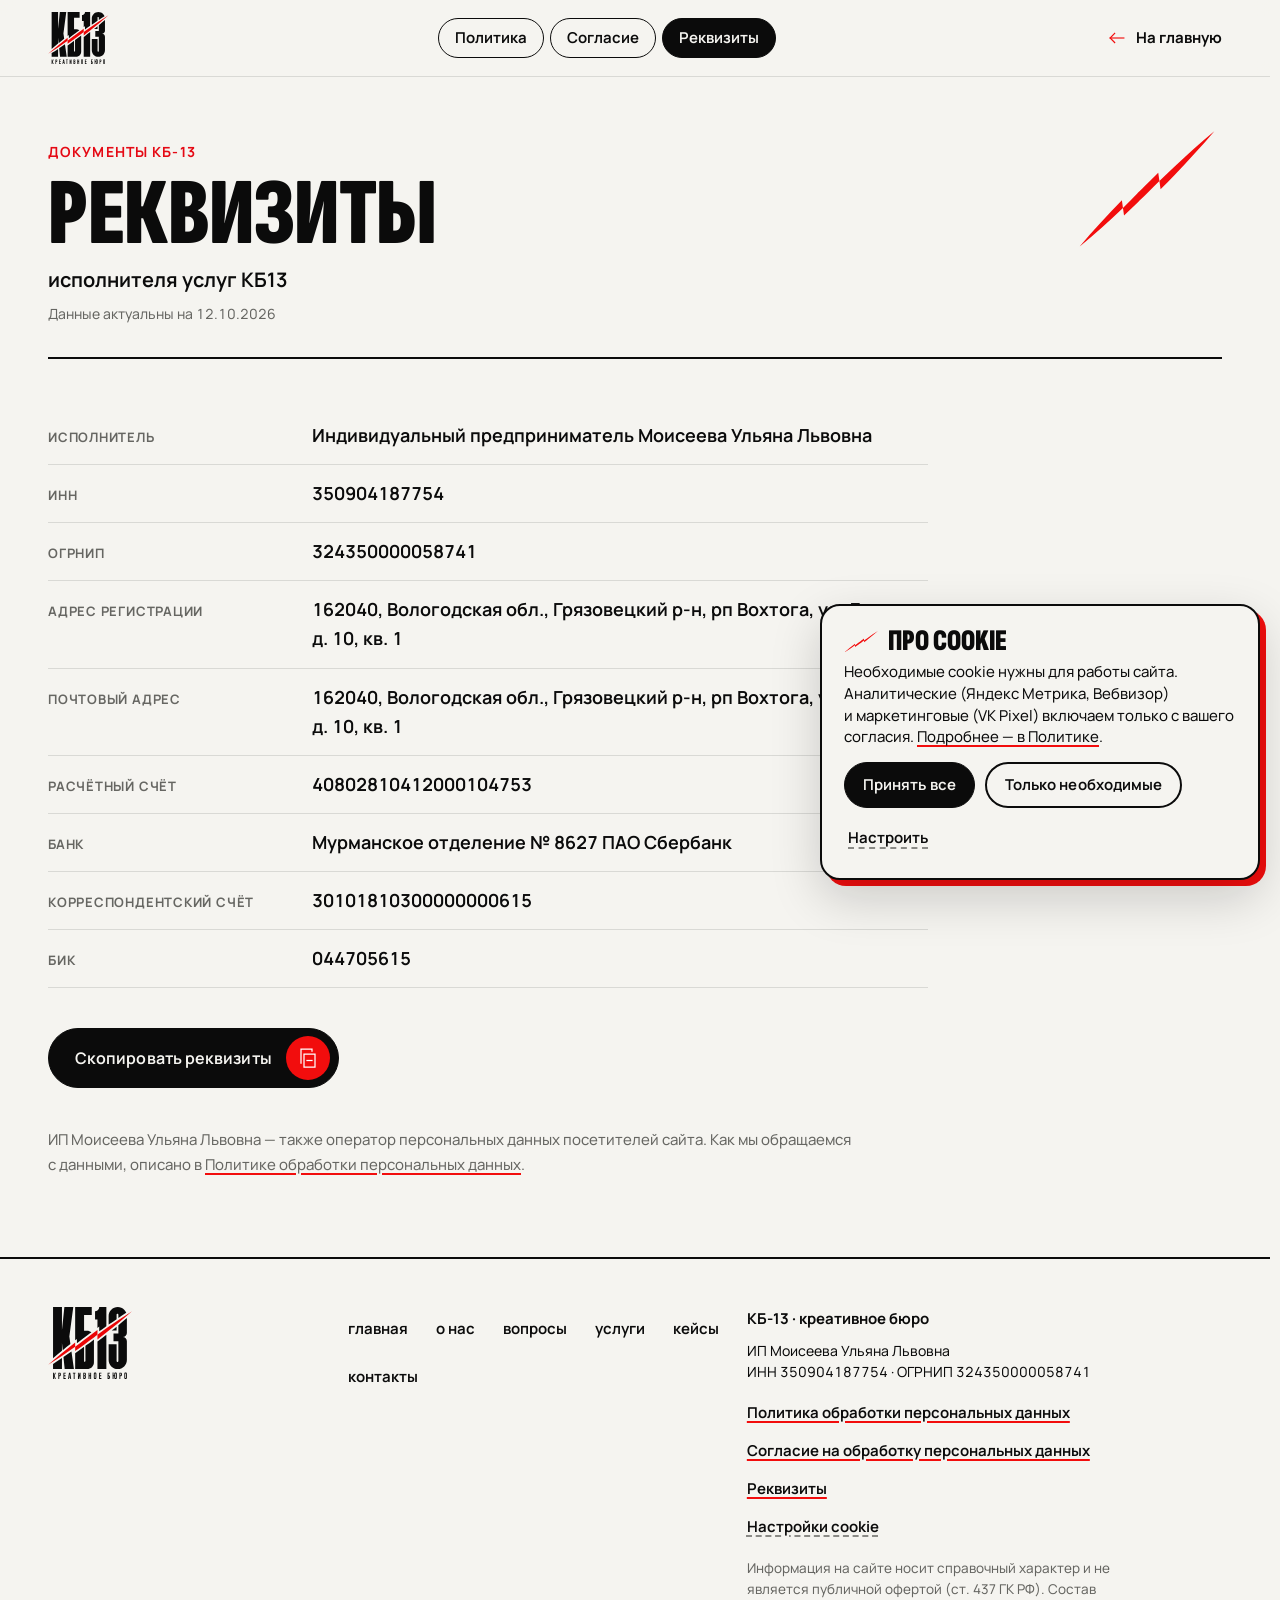
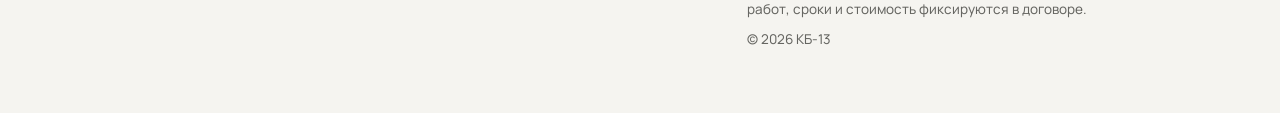
<file: requisites.html>
<!doctype html>
<html lang="ru">
<head>
<meta charset="utf-8">
<meta name="viewport" content="width=device-width, initial-scale=1, viewport-fit=cover">
<title>Реквизиты — КБ-13</title>
<meta name="description" content="Реквизиты — ИП Моисеева Ульяна Львовна, сайт креативного бюро КБ-13">
<meta name="theme-color" content="#F5F4F0">
<meta name="robots" content="index, follow, max-image-preview:large">
<meta property="og:type" content="article">
<meta property="og:locale" content="ru_RU">
<meta property="og:site_name" content="КБ-13">
<meta property="og:title" content="Реквизиты — КБ-13">
<meta property="og:description" content="Реквизиты — ИП Моисеева Ульяна Львовна, сайт креативного бюро КБ-13">
<meta property="og:image" content="./assets/brand/og.jpg">
<meta property="og:image:width" content="1200">
<meta property="og:image:height" content="630">
<meta property="og:image:alt" content="КБ-13 — креативное бюро">
<meta name="twitter:card" content="summary_large_image">
<meta name="twitter:title" content="Реквизиты — КБ-13">
<meta name="twitter:description" content="Реквизиты — ИП Моисеева Ульяна Львовна, сайт креативного бюро КБ-13">
<meta name="twitter:image" content="./assets/brand/og.jpg">
<script type="application/ld+json">{"@context":"https://schema.org","@graph":[{"@type":"Organization","@id":"./#organization","name":"КБ-13","alternateName":["КБ13","КБ 13","Креативное бюро КБ-13"],"description":"КБ 13 - это новая, профессиональная команда! Вызываем желание купить, через системный подход к маркетингу в соц.сетях.","url":"./","logo":{"@type":"ImageObject","url":"./assets/brand/logo.svg"},"image":"./assets/brand/og.jpg","slogan":"Внимание – новая валюта!","knowsAbout":["Креатив","Соцсети","Коммуникация","маркетинг в социальных сетях","Консультация","Наставничество","Партнёрство"],"legalName":"Индивидуальный предприниматель Моисеева Ульяна Львовна","taxID":"350904187754","identifier":[{"@type":"PropertyValue","propertyID":"ИНН","value":"350904187754"},{"@type":"PropertyValue","propertyID":"ОГРНИП","value":"324350000058741"}],"address":{"@type":"PostalAddress","postalCode":"162040","addressRegion":"Вологодская область","addressLocality":"рп Вохтога, Грязовецкий р-н","addressCountry":"RU"}},{"@type":"WebSite","@id":"./#website","url":"./","name":"КБ-13","alternateName":"КБ13","description":"КБ 13 - это новая, профессиональная команда! Вызываем желание купить, через системный подход к маркетингу в соц.сетях.","inLanguage":"ru-RU","publisher":{"@id":"./#organization"}},{"@type":"AboutPage","@id":"./requisites.html#webpage","url":"./requisites.html","name":"Реквизиты","description":"Реквизиты — ИП Моисеева Ульяна Львовна, сайт креативного бюро КБ-13","inLanguage":"ru-RU","isPartOf":{"@id":"./#website"},"about":{"@id":"./#organization"},"mainEntity":{"@id":"./#organization"},"dateModified":"2026-10-12","breadcrumb":{"@id":"./requisites.html#breadcrumb"}},{"@type":"BreadcrumbList","@id":"./requisites.html#breadcrumb","itemListElement":[{"@type":"ListItem","position":1,"name":"Главная","item":"./"},{"@type":"ListItem","position":2,"name":"Реквизиты","item":"./requisites.html"}]}]}</script>
<link rel="icon" href="assets/brand/icon.svg" type="image/svg+xml">
<link rel="stylesheet" href="assets/css/fonts.css?v=mv5cs6u0">
<link rel="stylesheet" href="assets/css/main.css?v=mv5cs6u0">
<script>document.documentElement.className='js';</script>
<script type="application/json" id="kb-config">{"analytics":{"_note":"Счётчики подключаются только после согласия посетителя в cookie-баннере: yandex_metrika_id — «аналитические», vk_pixel_id — «маркетинговые». null — счётчик не ставится.","yandex_metrika_id":null,"vk_pixel_id":null}}</script>
<script src="assets/js/doc-site.js?v=mv5cs6u0" defer></script>
</head>
<body class="doc-page">
<svg class="sprite" aria-hidden="true" focusable="false" xmlns="http://www.w3.org/2000/svg"><defs><symbol id="kb-contract-shield" viewBox="0 0 48 48"><g fill="none" stroke-width="2.5" stroke-linecap="square" stroke-linejoin="miter" stroke="currentColor"><path d="M24 6 39 11V23C39 31.5 32.6 38.4 24 42 15.4 38.4 9 31.5 9 23V11Z"/></g><g fill="none" stroke-width="2.5" stroke-linecap="square" stroke-linejoin="miter" class="i-accent"><path d="M16.5 24.5 22 30 31.5 19"/></g></symbol><symbol id="kb-new-angle" viewBox="0 0 48 48"><g fill="none" stroke-width="2.5" stroke-linecap="square" stroke-linejoin="miter" stroke="currentColor"><path d="M35.86 24.05A14 14 0 1 1 23.95 12.14"/></g><g fill="none" stroke-width="2.5" stroke-linecap="square" stroke-linejoin="miter" class="i-accent"><path d="M22 26 38 10"/><path d="M30 10H38V18"/></g></symbol><symbol id="kb-time" viewBox="0 0 48 48"><g fill="none" stroke-width="2.5" stroke-linecap="square" stroke-linejoin="miter" stroke="currentColor"><path d="M24 41A15 15 0 1 0 24 11 15 15 0 0 0 24 41Z"/><path d="M20 6H28"/><path d="M24 6V11"/></g><g fill="none" stroke-width="2.5" stroke-linecap="square" stroke-linejoin="miter" class="i-accent"><path d="M24 26 30.5 19.5"/></g></symbol><symbol id="kb-parallel" viewBox="0 0 48 48"><g fill="none" stroke-width="2.5" stroke-linecap="square" stroke-linejoin="miter" stroke="currentColor"><path d="M7 16H39"/><path d="M33 10 39 16 33 22"/></g><g fill="none" stroke-width="2.5" stroke-linecap="square" stroke-linejoin="miter" class="i-accent"><path d="M7 32H39"/><path d="M33 26 39 32 33 38"/></g></symbol><symbol id="kb-dialogue" viewBox="0 0 48 48"><g fill="none" stroke-width="2.5" stroke-linecap="square" stroke-linejoin="miter" stroke="currentColor"><path d="M7 9H41V33H21L13 40V33H7Z"/><path d="M14 17H34"/></g><g fill="none" stroke-width="2.5" stroke-linecap="square" stroke-linejoin="miter" class="i-accent"><path d="M14 25H26"/></g></symbol><symbol id="kb-results" viewBox="0 0 48 48"><g fill="none" stroke-width="2.5" stroke-linecap="square" stroke-linejoin="miter" stroke="currentColor"><path d="M6 41H42"/><path d="M10 41V31H16V41"/><path d="M21 41V25H27V41"/><path d="M32 41V17H38V41"/></g><g fill="none" stroke-width="2.5" stroke-linecap="square" stroke-linejoin="miter" class="i-accent"><path d="M9 22 18 15 25 18 36 8"/><path d="M30 8H36V14"/></g></symbol><symbol id="kb-phone" viewBox="0 0 48 48"><g fill="none" stroke-width="2.5" stroke-linecap="square" stroke-linejoin="miter" stroke="currentColor"><path d="M15 8 20 8 23 16 19 19.5C21 24 24 27 28.5 29L32 25 40 28V34C40 37.5 37.5 40 34 40 20 40 8 28 8 14 8 10.5 10.5 8 14 8Z"/></g><g fill="none" stroke-width="2.5" stroke-linecap="square" stroke-linejoin="miter" class="i-accent"><path d="M28 7A13 13 0 0 1 41 20"/><path d="M28 13A7 7 0 0 1 35 20"/></g></symbol><symbol id="kb-send" viewBox="0 0 48 48"><g fill="none" stroke-width="2.5" stroke-linecap="square" stroke-linejoin="miter" stroke="currentColor"><path d="M6 21 42 7 31 41 22 26Z"/></g><g fill="none" stroke-width="2.5" stroke-linecap="square" stroke-linejoin="miter" class="i-accent"><path d="M22 26 42 7"/></g></symbol><symbol id="kb-download" viewBox="0 0 48 48"><g fill="none" stroke-width="2.5" stroke-linecap="square" stroke-linejoin="miter" stroke="currentColor"><path d="M11 6H29L37 14V42H11Z"/><path d="M29 6V14H37"/></g><g fill="none" stroke-width="2.5" stroke-linecap="square" stroke-linejoin="miter" class="i-accent"><path d="M24 19V33"/><path d="M18 27 24 33 30 27"/></g></symbol><symbol id="kb-back-to-top" viewBox="0 0 48 48"><g fill="none" stroke-width="2.5" stroke-linecap="square" stroke-linejoin="miter" stroke="currentColor"><path d="M24 42V13"/><path d="M13 24 24 13 35 24"/></g><g fill="none" stroke-width="2.5" stroke-linecap="square" stroke-linejoin="miter" class="i-accent"><path d="M12 6H36"/></g></symbol><symbol id="kb-menu" viewBox="0 0 48 48"><g fill="none" stroke-width="2.5" stroke-linecap="square" stroke-linejoin="miter" stroke="currentColor"><path d="M8 13H40"/><path d="M8 24H40"/><path d="M8 35H28"/></g><g fill="none" stroke-width="2.5" stroke-linecap="square" stroke-linejoin="miter" class="i-accent"><path d="M32 35H40"/></g></symbol><symbol id="kb-close" viewBox="0 0 48 48"><g fill="none" stroke-width="2.5" stroke-linecap="square" stroke-linejoin="miter" stroke="currentColor"><path d="M12 12 36 36"/></g><g fill="none" stroke-width="2.5" stroke-linecap="square" stroke-linejoin="miter" class="i-accent"><path d="M36 12 12 36"/></g></symbol><symbol id="kb-plus" viewBox="0 0 48 48"><g fill="none" stroke-width="2.5" stroke-linecap="square" stroke-linejoin="miter" stroke="currentColor"><path d="M10 24H38"/></g><g fill="none" stroke-width="2.5" stroke-linecap="square" stroke-linejoin="miter" class="i-accent"><path d="M24 10V38"/></g></symbol><symbol id="kb-arrow-left" viewBox="0 0 48 48"><g fill="none" stroke-width="2.5" stroke-linecap="square" stroke-linejoin="miter" stroke="currentColor"><path d="M9 24H39"/><path d="M19 14 9 24 19 34"/></g></symbol><symbol id="kb-arrow-right" viewBox="0 0 48 48"><g fill="none" stroke-width="2.5" stroke-linecap="square" stroke-linejoin="miter" stroke="currentColor"><path d="M9 24H39"/><path d="M29 14 39 24 29 34"/></g></symbol><symbol id="kb-play" viewBox="0 0 48 48"><g fill="none" stroke-width="2.5" stroke-linecap="square" stroke-linejoin="miter" stroke="currentColor"><path d="M15 9 39 24 15 39Z"/></g></symbol><symbol id="kb-copy" viewBox="0 0 48 48"><g fill="none" stroke-width="2.5" stroke-linecap="square" stroke-linejoin="miter" stroke="currentColor"><path d="M16 16H38V42H16Z"/><path d="M10 34V6H32V10"/></g><g fill="none" stroke-width="2.5" stroke-linecap="square" stroke-linejoin="miter" class="i-accent"><path d="M22 29H32"/></g></symbol><symbol id="kb-bolt" viewBox="0 0 2000 1278.16"><path d="m4.33,1274.32c207.41-184.91,423.28-360.34,642.88-530.8v102.37C437.27,995.16,223.97,1139.77,4.93,1275.09c-1.64,1.04-3.29,2.04-4.93,3.06,1.44-1.29,2.89-2.58,4.33-3.84Z"/><path d="m1178.58,446.53v110.99c-27.94,21.23-55.92,42.39-83.92,63.47-22.41,16.9-44.81,33.75-67.24,50.56-44.95,33.31-89.98,66.53-135.13,99.62-10.9,7.99-21.83,15.97-32.75,23.94-70.46,51.47-141.19,102.59-212.34,153.16v-102.37c70.44-54.72,141.28-108.88,212.34-162.68,10.9-8.28,21.83-16.54,32.75-24.78,26.74-20.19,53.5-40.33,80.28-60.42,30.69-22.76,61.42-45.48,92.2-68.13,37.86-27.89,75.79-55.67,113.81-83.34Z"/><path d="m2000,0c-1.44,1.29-2.86,2.55-4.31,3.84-195.28,174.28-398.23,340.16-604.77,501.31-70.42,54.96-141.26,109.37-212.34,163.35v-110.99c70.44-51.27,141.19-102.13,212.34-152.42C1588.56,265.37,1789.33,130.04,1995.09,3.04c1.62-1.02,3.26-2.04,4.91-3.04Z"/></symbol><filter id="kb-lzblur" x="-20%" y="-20%" width="140%" height="140%"><feGaussianBlur stdDeviation="9"/></filter><filter id="kb-outline" x="-20%" y="-20%" width="140%" height="140%" color-interpolation-filters="sRGB"><feComponentTransfer in="SourceAlpha" result="a"><feFuncA type="table" tableValues="0 0 1 1"/></feComponentTransfer><feMorphology in="a" operator="dilate" radius="2.5" result="d"/><feGaussianBlur in="d" stdDeviation="0.7" result="ds"/><feFlood flood-color="#F20D0D"/><feComposite in2="ds" operator="in" result="ring"/><feGaussianBlur in="ring" stdDeviation="3.5" result="g1"/><feGaussianBlur in="ring" stdDeviation="11" result="g2"/><feMerge><feMergeNode in="g2"/><feMergeNode in="g1"/><feMergeNode in="ring"/></feMerge></filter></defs></svg>
<a class="skip-link" href="#requisites-text">Перейти к тексту</a>
<!--docpage:requisites-->
<header class="doc-top">
  <div class="wrap doc-top__row">
    <a class="doc-top__logo" href="index.html" aria-label="КБ-13 — на главную"><svg class="logo " aria-hidden="true" focusable="false" xmlns="http://www.w3.org/2000/svg" viewBox="0 0 2000 1715.86"><path class="logo-ink" d="m120.25,1355.63c69.03-43.76,139.66-89.75,212.32-138.28v262.71H120.25v-124.43Z"/><path class="logo-ink" d="m533.8,882.15c-63.37,49.84-124.25,98.5-182.85,146.15l-18.37-177.07v192.04c-74.26,60.6-144.88,119.59-212.32,177.35V0h212.32v554.24L390.33,0h212.17l-93.56,705.55,24.85,176.59Z"/><path class="logo-ink" d="m617.89,1480.06h-220.09l-29.71-286.5c62.06-41.78,125.65-85.4,191.07-131.05l58.73,417.55Z"/><path class="logo-ink" d="m1052.58,808.36l-.19.13c-47.89,35.52-92.16,68.13-135.29,99.75-8.24,6.07-16.52,12.09-24.8,18.13v358.09c0,11.06-8.97,20.05-20.05,20.05h-12.69v-354.26c-66.88,48.75-128.62,93.21-188.06,135.44l-24.29,17.27v377.09h282.97c90.87,0,164.52-73.66,164.52-164.52v-538.81c-14.03,10.56-28.07,21.1-42.12,31.64Zm-9.7-620.62V0h-395.67v793.67l41.95-32.57v102.59c45.56-35.06,93.53-71.66,145.06-110.68,10.91-8.28,21.86-16.56,32.83-24.85,26.5-20.01,53.54-40.36,80.35-60.47l.19-.15c30.65-22.74,59.31-43.91,87.43-64.6-28.46-23.56-64.99-37.71-104.83-37.71h-70.62V187.74h183.33Z"/><path class="logo-ink" d="m1634.79,561.79h-116.77c39.91-31.67,78.8-62.86,116.77-93.64v93.64Z"/><path class="logo-ink" d="m1634.79,289.02c-61.65,41.45-124.79,84.74-189.72,130.02v-201.7C1445.07,97.3,1542.37,0,1662.41,0,1722.43,0,1776.77,24.33,1816.09,63.65c21.06,21.06,37.84,46.44,48.85,74.69-61.24,38.96-123.65,79.62-187.63,122.21v-76.45c0-11.75-9.51-21.28-21.25-21.28-5.87,0-11.19,2.39-15.04,6.24-3.85,3.85-6.24,9.16-6.24,15.04v104.91Z"/><path class="logo-ink" d="m1783.42,717.77c53.22,0,96.33,43.13,96.33,96.33v448.59c0,120.04-97.3,217.36-217.34,217.36-60.02,0-114.36-24.33-153.68-63.68-39.32-39.32-63.65-93.66-63.65-153.68v-374.07h189.72v400.02c0,11.75,9.53,21.25,21.28,21.25,5.87,0,11.19-2.37,15.04-6.22,3.83-3.85,6.22-9.16,6.22-15.04v-473.07h-116.36v-186.3h116.36v-195.76c70.6-57.72,137.94-114.04,202.43-169.34v357.29c0,53.18-43.11,96.31-96.33,96.31Z"/><path class="logo-ink" d="m1390.93,0v457c-8.05,5.66-16.11,11.36-24.22,17.08-47.89,33.86-96.2,68.39-146.17,104.46v-111.2l-41.95,30.55v-202.34h-57.2V99.75c21.28,0,41.02-6.67,57.2-18.05C1204.33,63.68,1221.13,33.8,1221.13,0h169.8Z"/><path class="logo-ink" d="m1203.97,805.16c66.49-50.49,127.93-97.69,186.96-143.59v818.49h-212.35v-655.62l25.38-19.27Z"/><g><polygon class="logo-ink" points="164.28 1565.53 141.59 1631.35 141.59 1565.53 120.25 1565.53 120.25 1713.45 141.59 1713.45 141.59 1647.71 164.28 1713.45 187.12 1713.45 158.93 1639.49 187.12 1565.53 164.28 1565.53"/><path class="logo-ink" d="m277.32,1565.62l-31.05-.08v147.91h21.33v-63.41h3.46c6.24,0,10.98-.52,14.26-1.57,13.62-4.42,20.42-14.27,20.42-29.56v-22.23c0-20.7-9.47-31.05-28.41-31.05Zm7.08,53.29c0,4.73-1.93,7.86-5.8,9.43-1.11.4-3.14.59-6.1.59h-4.9v-42.36h7.54c6.18,0,9.26,3.37,9.26,10.1v22.23Z"/><polygon class="logo-ink" points="367.89 1713.45 423.23 1713.45 423.23 1692.41 389.23 1692.41 389.23 1650.04 418.48 1650.04 418.48 1628.93 389.23 1628.93 389.23 1586.56 423.23 1586.56 423.23 1565.53 367.89 1565.53 367.89 1713.45"/><path class="logo-ink" d="m544.87,1660.98l-15-95.44h-29.26l-15.08,95.67-6.95,52.24h21.49l4.23-31.36h21.78l4.15,31.36h21.56l-6.93-52.47Zm-37.85,0l8.13-61.52,8.15,61.52h-16.28Z"/><polygon class="logo-ink" points="592.84 1586.56 612.82 1586.56 612.82 1713.45 634.16 1713.45 634.16 1586.56 654.14 1586.56 654.14 1565.53 592.84 1565.53 592.84 1586.56"/><polygon class="logo-ink" points="733.78 1651.33 733.78 1565.53 714.03 1565.53 714.03 1713.45 735.36 1713.45 754.81 1630.37 754.81 1713.45 775.32 1713.45 775.32 1565.53 753.98 1565.53 733.78 1651.33"/><path class="logo-ink" d="m902.53,1618.91v-22.23c0-20.7-9.47-31.05-28.41-31.05l-32.87-.08v147.91h31.51c.59-.06,1.05-.08,1.36-.08,18.94,0,28.41-10.33,28.41-30.98v-22.33c0-9.7-3.9-16.55-11.69-20.57,7.79-4.02,11.69-10.89,11.69-20.59Zm-21.33,63.49c0,6.68-3.1,10.03-9.28,10.03h-9.34v-42.38h6.72c2.97,0,4.99.23,6.1.69,3.87,1.51,5.8,4.63,5.8,9.34v22.33Zm0-63.49c0,4.73-1.93,7.86-5.8,9.43-1.11.4-3.14.59-6.1.59h-6.72v-42.36h9.34c6.18,0,9.28,3.37,9.28,10.1v22.23Z"/><polygon class="logo-ink" points="1006.15 1628.93 987.53 1628.93 987.53 1565.53 966.19 1565.53 966.19 1713.45 987.53 1713.45 987.53 1650.04 1006.15 1650.04 1006.15 1713.45 1027.48 1713.45 1027.48 1565.53 1006.15 1565.53 1006.15 1628.93"/><path class="logo-ink" d="m1122.5,1563.19c-20.4,0-30.6,10.37-30.6,31.07v90.47c0,20.76,10.2,31.13,30.6,31.13,20.47-.06,30.69-10.43,30.69-31.13v-90.47c0-20.7-10.22-31.07-30.69-31.07Zm9.36,121.54c0,6.68-3.12,10.03-9.36,10.03s-9.26-3.35-9.26-10.03v-90.47c0-6.7,3.06-10.03,9.18-10.03h.15c6.18.04,9.28,3.39,9.28,10.03v90.47Z"/><polygon class="logo-ink" points="1217.6 1713.45 1272.94 1713.45 1272.94 1692.41 1238.94 1692.41 1238.94 1650.04 1268.19 1650.04 1268.19 1628.93 1238.94 1628.93 1238.94 1586.56 1272.94 1586.56 1272.94 1565.53 1217.6 1565.53 1217.6 1713.45"/><path class="logo-ink" d="m1458.76,1630.52c-3.27-1.05-8.02-1.59-14.26-1.59h-3.46v-42.36h34v-21.03h-55.34v147.91l31.05-.08c18.96,0,28.43-10.35,28.43-31.05v-22.25c0-15.27-6.81-25.12-20.43-29.54Zm-.9,51.8c0,6.74-3.1,10.1-9.28,10.1h-7.54v-42.38h4.9c2.97,0,5.01.21,6.1.61,3.88,1.55,5.82,4.71,5.82,9.41v22.25Z"/><path class="logo-ink" d="m1610.4,1563.19c-20.4,0-30.61,10.37-30.61,31.07v34.67h-18.62v-65.75h-21.34v152.67h21.34v-65.82h18.62v34.69c0,20.76,10.22,31.13,30.61,31.13,20.45-.06,30.69-10.43,30.69-31.13v-90.47c0-20.7-10.24-31.07-30.69-31.07Zm9.36,121.54c0,6.68-3.12,10.03-9.36,10.03s-9.28-3.35-9.28-10.03v-90.47c0-6.7,3.08-10.03,9.2-10.03h.15c6.18.04,9.28,3.39,9.28,10.03v90.47Z"/><path class="logo-ink" d="m1732.79,1565.62l-31.05-.08v147.91h21.33v-63.41h3.46c6.24,0,10.98-.52,14.26-1.57,13.62-4.42,20.43-14.27,20.43-29.56v-22.23c0-20.7-9.47-31.05-28.43-31.05Zm7.1,53.29c0,4.73-1.93,7.86-5.82,9.43-1.09.4-3.14.59-6.1.59h-4.9v-42.36h7.54c6.18,0,9.28,3.37,9.28,10.1v22.23Z"/><path class="logo-ink" d="m1849.06,1563.19c-20.4,0-30.6,10.37-30.6,31.07v90.47c0,20.76,10.2,31.13,30.6,31.13,20.47-.06,30.69-10.43,30.69-31.13v-90.47c0-20.7-10.22-31.07-30.69-31.07Zm9.36,121.54c0,6.68-3.12,10.03-9.36,10.03s-9.26-3.35-9.26-10.03v-90.47c0-6.7,3.06-10.03,9.2-10.03h.13c6.18.04,9.28,3.39,9.28,10.03v90.47Z"/></g><g><path class="logo-bolt" d="m4.33,1377.56c207.41-184.91,423.28-360.34,642.88-530.8v102.37c-209.94,149.27-423.23,293.88-642.28,429.21C3.29,1379.38,1.64,1380.38,0,1381.41c1.44-1.29,2.89-2.58,4.33-3.84Z"/><path class="logo-bolt" d="m1178.58,549.77v110.99c-27.94,21.23-55.92,42.39-83.92,63.47-22.41,16.9-44.81,33.75-67.24,50.56-44.95,33.31-89.98,66.53-135.13,99.62-10.9,7.99-21.83,15.97-32.75,23.94-70.46,51.47-141.19,102.59-212.34,153.16v-102.37c70.44-54.72,141.28-108.88,212.34-162.68,10.9-8.28,21.83-16.54,32.75-24.78,26.74-20.19,53.5-40.33,80.28-60.42,30.69-22.76,61.42-45.48,92.2-68.13,37.86-27.89,75.79-55.67,113.81-83.34Z"/><path class="logo-bolt" d="m2000,103.25c-1.44,1.29-2.86,2.55-4.31,3.84-195.28,174.28-398.23,340.16-604.77,501.31-70.42,54.96-141.26,109.37-212.34,163.35v-110.99c70.44-51.27,141.19-102.13,212.34-152.42,197.64-139.72,398.41-275.05,604.17-402.05,1.62-1.02,3.26-2.04,4.91-3.04Z"/></g></svg></a>
    <nav class="doc-tabs" aria-label="Документы"><ul><li><a href="privacy.html">Политика</a></li><li><a href="consent.html">Согласие</a></li><li><a href="requisites.html" aria-current="page">Реквизиты</a></li></ul></nav>
    <a class="doc-top__back" href="index.html"><svg class="icon " viewBox="0 0 48 48" aria-hidden="true" focusable="false"><use href="#kb-arrow-left"/></svg><span>На главную</span></a>
  </div>
</header>
<main class="doc doc--requisites" id="requisites-text">
  <div class="wrap doc__grid">
    <header class="doc__head">
      <p class="doc__eyebrow">Документы КБ-13</p>
      <h1 class="display doc__title">Реквизиты</h1>
      <p class="doc__sub">исполнителя услуг КБ13</p>
      <p class="doc__rev">Данные актуальны на 12.10.2026</p>
      <svg class="doc__bolt" viewBox="0 0 2000 1278.16" aria-hidden="true" focusable="false"><use href="#kb-bolt"/></svg>
    </header>
    
    <div class="doc__body">
      <dl class="req">
        <div class="req__row"><dt>Исполнитель</dt><dd>Индивидуальный предприниматель Моисеева Ульяна Львовна</dd></div>
        <div class="req__row"><dt>ИНН</dt><dd>350904187754</dd></div>
        <div class="req__row"><dt>ОГРНИП</dt><dd>324350000058741</dd></div>
        <div class="req__row"><dt>Адрес регистрации</dt><dd>162040, Вологодская обл., Грязовецкий р-н, рп Вохтога, ул. Луговая, д. 10, кв. 1</dd></div>
        <div class="req__row"><dt>Почтовый адрес</dt><dd>162040, Вологодская обл., Грязовецкий р-н, рп Вохтога, ул. Луговая, д. 10, кв. 1</dd></div>
        <div class="req__row"><dt>Расчётный счёт</dt><dd>40802810412000104753</dd></div>
        <div class="req__row"><dt>Банк</dt><dd>Мурманское отделение № 8627 ПАО Сбербанк</dd></div>
        <div class="req__row"><dt>Корреспондентский счёт</dt><dd>30101810300000000615</dd></div>
        <div class="req__row"><dt>БИК</dt><dd>044705615</dd></div>
      </dl>
      <div class="req__actions">
        <button class="btn btn--primary" type="button" data-copy="Исполнитель: Индивидуальный предприниматель Моисеева Ульяна Львовна
ИНН: 350904187754
ОГРНИП: 324350000058741
Адрес регистрации: 162040, Вологодская обл., Грязовецкий р-н, рп Вохтога, ул. Луговая, д. 10, кв. 1
Почтовый адрес: 162040, Вологодская обл., Грязовецкий р-н, рп Вохтога, ул. Луговая, д. 10, кв. 1
Расчётный счёт: 40802810412000104753
Банк: Мурманское отделение № 8627 ПАО Сбербанк
Корреспондентский счёт: 30101810300000000615
БИК: 044705615" data-copied="Реквизиты скопированы"><span class="btn__label">Скопировать реквизиты</span><svg class="icon icon--copy btn__icon" viewBox="0 0 48 48" aria-hidden="true" focusable="false"><g fill="none" stroke-width="2.5" stroke-linecap="square" stroke-linejoin="miter" stroke="currentColor"><path d="M16 16H38V42H16Z"/><path d="M10 34V6H32V10"/></g><g fill="none" stroke-width="2.5" stroke-linecap="square" stroke-linejoin="miter" class="i-accent"><path d="M22 29H32" pathLength="1"/></g></svg><span class="btn__arc" aria-hidden="true"></span></button>
      </div>
      <p class="doc__note">ИП Моисеева Ульяна Львовна&nbsp;— также оператор персональных данных посетителей сайта. Как мы обращаемся с&nbsp;данными, описано в&nbsp;<a href="privacy.html">Политике обработки персональных данных</a>.</p>
    </div>
  </div>
</main>
<footer class="site-footer">
  <div class="wrap site-footer__grid">
    <a class="site-footer__logo" href="index.html" aria-label="КБ-13 — на главную"><svg class="logo " aria-hidden="true" focusable="false" xmlns="http://www.w3.org/2000/svg" viewBox="0 0 2000 1715.86"><path class="logo-ink" d="m120.25,1355.63c69.03-43.76,139.66-89.75,212.32-138.28v262.71H120.25v-124.43Z"/><path class="logo-ink" d="m533.8,882.15c-63.37,49.84-124.25,98.5-182.85,146.15l-18.37-177.07v192.04c-74.26,60.6-144.88,119.59-212.32,177.35V0h212.32v554.24L390.33,0h212.17l-93.56,705.55,24.85,176.59Z"/><path class="logo-ink" d="m617.89,1480.06h-220.09l-29.71-286.5c62.06-41.78,125.65-85.4,191.07-131.05l58.73,417.55Z"/><path class="logo-ink" d="m1052.58,808.36l-.19.13c-47.89,35.52-92.16,68.13-135.29,99.75-8.24,6.07-16.52,12.09-24.8,18.13v358.09c0,11.06-8.97,20.05-20.05,20.05h-12.69v-354.26c-66.88,48.75-128.62,93.21-188.06,135.44l-24.29,17.27v377.09h282.97c90.87,0,164.52-73.66,164.52-164.52v-538.81c-14.03,10.56-28.07,21.1-42.12,31.64Zm-9.7-620.62V0h-395.67v793.67l41.95-32.57v102.59c45.56-35.06,93.53-71.66,145.06-110.68,10.91-8.28,21.86-16.56,32.83-24.85,26.5-20.01,53.54-40.36,80.35-60.47l.19-.15c30.65-22.74,59.31-43.91,87.43-64.6-28.46-23.56-64.99-37.71-104.83-37.71h-70.62V187.74h183.33Z"/><path class="logo-ink" d="m1634.79,561.79h-116.77c39.91-31.67,78.8-62.86,116.77-93.64v93.64Z"/><path class="logo-ink" d="m1634.79,289.02c-61.65,41.45-124.79,84.74-189.72,130.02v-201.7C1445.07,97.3,1542.37,0,1662.41,0,1722.43,0,1776.77,24.33,1816.09,63.65c21.06,21.06,37.84,46.44,48.85,74.69-61.24,38.96-123.65,79.62-187.63,122.21v-76.45c0-11.75-9.51-21.28-21.25-21.28-5.87,0-11.19,2.39-15.04,6.24-3.85,3.85-6.24,9.16-6.24,15.04v104.91Z"/><path class="logo-ink" d="m1783.42,717.77c53.22,0,96.33,43.13,96.33,96.33v448.59c0,120.04-97.3,217.36-217.34,217.36-60.02,0-114.36-24.33-153.68-63.68-39.32-39.32-63.65-93.66-63.65-153.68v-374.07h189.72v400.02c0,11.75,9.53,21.25,21.28,21.25,5.87,0,11.19-2.37,15.04-6.22,3.83-3.85,6.22-9.16,6.22-15.04v-473.07h-116.36v-186.3h116.36v-195.76c70.6-57.72,137.94-114.04,202.43-169.34v357.29c0,53.18-43.11,96.31-96.33,96.31Z"/><path class="logo-ink" d="m1390.93,0v457c-8.05,5.66-16.11,11.36-24.22,17.08-47.89,33.86-96.2,68.39-146.17,104.46v-111.2l-41.95,30.55v-202.34h-57.2V99.75c21.28,0,41.02-6.67,57.2-18.05C1204.33,63.68,1221.13,33.8,1221.13,0h169.8Z"/><path class="logo-ink" d="m1203.97,805.16c66.49-50.49,127.93-97.69,186.96-143.59v818.49h-212.35v-655.62l25.38-19.27Z"/><g><polygon class="logo-ink" points="164.28 1565.53 141.59 1631.35 141.59 1565.53 120.25 1565.53 120.25 1713.45 141.59 1713.45 141.59 1647.71 164.28 1713.45 187.12 1713.45 158.93 1639.49 187.12 1565.53 164.28 1565.53"/><path class="logo-ink" d="m277.32,1565.62l-31.05-.08v147.91h21.33v-63.41h3.46c6.24,0,10.98-.52,14.26-1.57,13.62-4.42,20.42-14.27,20.42-29.56v-22.23c0-20.7-9.47-31.05-28.41-31.05Zm7.08,53.29c0,4.73-1.93,7.86-5.8,9.43-1.11.4-3.14.59-6.1.59h-4.9v-42.36h7.54c6.18,0,9.26,3.37,9.26,10.1v22.23Z"/><polygon class="logo-ink" points="367.89 1713.45 423.23 1713.45 423.23 1692.41 389.23 1692.41 389.23 1650.04 418.48 1650.04 418.48 1628.93 389.23 1628.93 389.23 1586.56 423.23 1586.56 423.23 1565.53 367.89 1565.53 367.89 1713.45"/><path class="logo-ink" d="m544.87,1660.98l-15-95.44h-29.26l-15.08,95.67-6.95,52.24h21.49l4.23-31.36h21.78l4.15,31.36h21.56l-6.93-52.47Zm-37.85,0l8.13-61.52,8.15,61.52h-16.28Z"/><polygon class="logo-ink" points="592.84 1586.56 612.82 1586.56 612.82 1713.45 634.16 1713.45 634.16 1586.56 654.14 1586.56 654.14 1565.53 592.84 1565.53 592.84 1586.56"/><polygon class="logo-ink" points="733.78 1651.33 733.78 1565.53 714.03 1565.53 714.03 1713.45 735.36 1713.45 754.81 1630.37 754.81 1713.45 775.32 1713.45 775.32 1565.53 753.98 1565.53 733.78 1651.33"/><path class="logo-ink" d="m902.53,1618.91v-22.23c0-20.7-9.47-31.05-28.41-31.05l-32.87-.08v147.91h31.51c.59-.06,1.05-.08,1.36-.08,18.94,0,28.41-10.33,28.41-30.98v-22.33c0-9.7-3.9-16.55-11.69-20.57,7.79-4.02,11.69-10.89,11.69-20.59Zm-21.33,63.49c0,6.68-3.1,10.03-9.28,10.03h-9.34v-42.38h6.72c2.97,0,4.99.23,6.1.69,3.87,1.51,5.8,4.63,5.8,9.34v22.33Zm0-63.49c0,4.73-1.93,7.86-5.8,9.43-1.11.4-3.14.59-6.1.59h-6.72v-42.36h9.34c6.18,0,9.28,3.37,9.28,10.1v22.23Z"/><polygon class="logo-ink" points="1006.15 1628.93 987.53 1628.93 987.53 1565.53 966.19 1565.53 966.19 1713.45 987.53 1713.45 987.53 1650.04 1006.15 1650.04 1006.15 1713.45 1027.48 1713.45 1027.48 1565.53 1006.15 1565.53 1006.15 1628.93"/><path class="logo-ink" d="m1122.5,1563.19c-20.4,0-30.6,10.37-30.6,31.07v90.47c0,20.76,10.2,31.13,30.6,31.13,20.47-.06,30.69-10.43,30.69-31.13v-90.47c0-20.7-10.22-31.07-30.69-31.07Zm9.36,121.54c0,6.68-3.12,10.03-9.36,10.03s-9.26-3.35-9.26-10.03v-90.47c0-6.7,3.06-10.03,9.18-10.03h.15c6.18.04,9.28,3.39,9.28,10.03v90.47Z"/><polygon class="logo-ink" points="1217.6 1713.45 1272.94 1713.45 1272.94 1692.41 1238.94 1692.41 1238.94 1650.04 1268.19 1650.04 1268.19 1628.93 1238.94 1628.93 1238.94 1586.56 1272.94 1586.56 1272.94 1565.53 1217.6 1565.53 1217.6 1713.45"/><path class="logo-ink" d="m1458.76,1630.52c-3.27-1.05-8.02-1.59-14.26-1.59h-3.46v-42.36h34v-21.03h-55.34v147.91l31.05-.08c18.96,0,28.43-10.35,28.43-31.05v-22.25c0-15.27-6.81-25.12-20.43-29.54Zm-.9,51.8c0,6.74-3.1,10.1-9.28,10.1h-7.54v-42.38h4.9c2.97,0,5.01.21,6.1.61,3.88,1.55,5.82,4.71,5.82,9.41v22.25Z"/><path class="logo-ink" d="m1610.4,1563.19c-20.4,0-30.61,10.37-30.61,31.07v34.67h-18.62v-65.75h-21.34v152.67h21.34v-65.82h18.62v34.69c0,20.76,10.22,31.13,30.61,31.13,20.45-.06,30.69-10.43,30.69-31.13v-90.47c0-20.7-10.24-31.07-30.69-31.07Zm9.36,121.54c0,6.68-3.12,10.03-9.36,10.03s-9.28-3.35-9.28-10.03v-90.47c0-6.7,3.08-10.03,9.2-10.03h.15c6.18.04,9.28,3.39,9.28,10.03v90.47Z"/><path class="logo-ink" d="m1732.79,1565.62l-31.05-.08v147.91h21.33v-63.41h3.46c6.24,0,10.98-.52,14.26-1.57,13.62-4.42,20.43-14.27,20.43-29.56v-22.23c0-20.7-9.47-31.05-28.43-31.05Zm7.1,53.29c0,4.73-1.93,7.86-5.82,9.43-1.09.4-3.14.59-6.1.59h-4.9v-42.36h7.54c6.18,0,9.28,3.37,9.28,10.1v22.23Z"/><path class="logo-ink" d="m1849.06,1563.19c-20.4,0-30.6,10.37-30.6,31.07v90.47c0,20.76,10.2,31.13,30.6,31.13,20.47-.06,30.69-10.43,30.69-31.13v-90.47c0-20.7-10.22-31.07-30.69-31.07Zm9.36,121.54c0,6.68-3.12,10.03-9.36,10.03s-9.26-3.35-9.26-10.03v-90.47c0-6.7,3.06-10.03,9.2-10.03h.13c6.18.04,9.28,3.39,9.28,10.03v90.47Z"/></g><g><path class="logo-bolt" d="m4.33,1377.56c207.41-184.91,423.28-360.34,642.88-530.8v102.37c-209.94,149.27-423.23,293.88-642.28,429.21C3.29,1379.38,1.64,1380.38,0,1381.41c1.44-1.29,2.89-2.58,4.33-3.84Z"/><path class="logo-bolt" d="m1178.58,549.77v110.99c-27.94,21.23-55.92,42.39-83.92,63.47-22.41,16.9-44.81,33.75-67.24,50.56-44.95,33.31-89.98,66.53-135.13,99.62-10.9,7.99-21.83,15.97-32.75,23.94-70.46,51.47-141.19,102.59-212.34,153.16v-102.37c70.44-54.72,141.28-108.88,212.34-162.68,10.9-8.28,21.83-16.54,32.75-24.78,26.74-20.19,53.5-40.33,80.28-60.42,30.69-22.76,61.42-45.48,92.2-68.13,37.86-27.89,75.79-55.67,113.81-83.34Z"/><path class="logo-bolt" d="m2000,103.25c-1.44,1.29-2.86,2.55-4.31,3.84-195.28,174.28-398.23,340.16-604.77,501.31-70.42,54.96-141.26,109.37-212.34,163.35v-110.99c70.44-51.27,141.19-102.13,212.34-152.42,197.64-139.72,398.41-275.05,604.17-402.05,1.62-1.02,3.26-2.04,4.91-3.04Z"/></g></svg></a>
    <nav class="site-footer__nav" aria-label="Навигация в подвале">
      <ul><li><a href="index.html#home">главная</a></li><li><a href="index.html#about">о нас</a></li><li><a href="index.html#questions">вопросы</a></li><li><a href="index.html#services">услуги</a></li><li><a href="index.html#cases">кейсы</a></li><li><a href="index.html#contact">контакты</a></li></ul>
    </nav>
    <div class="site-footer__legal">
      <p class="site-footer__brand">КБ-13 · креативное бюро</p>
      <p class="site-footer__op">ИП Моисеева Ульяна Львовна<br>ИНН&nbsp;350904187754 · ОГРНИП&nbsp;324350000058741</p>
      <ul class="site-footer__docs">
        <li><a href="privacy.html">Политика обработки персональных данных</a></li>
        <li><a href="consent.html">Согласие на&nbsp;обработку персональных данных</a></li>
        <li><a href="requisites.html">Реквизиты</a></li>
        <li><button class="site-footer__cookie" type="button" data-cookie-open aria-controls="cookie-banner">Настройки cookie</button></li>
      </ul>
      <p class="site-footer__muted">Информация на&nbsp;сайте носит справочный характер и&nbsp;не является публичной офертой (ст. 437 ГК&nbsp;РФ). Состав работ, сроки и&nbsp;стоимость фиксируются в&nbsp;договоре.</p>
      <p class="site-footer__muted">© 2026 КБ-13</p>
    </div>
  </div>
</footer>
<!--/docpage:requisites-->
<section class="cookies" id="cookie-banner" aria-labelledby="cookie-title" data-saved="Выбор сохранён" hidden>
  <div class="cookies__main">
    <p class="cookies__title" id="cookie-title"><svg class="cookies__bolt" viewBox="0 0 2000 1278.16" aria-hidden="true" focusable="false"><use href="#kb-bolt"/></svg>Про cookie</p>
    <p class="cookies__text">Необходимые cookie нужны для работы сайта. Аналитические (Яндекс Метрика, Вебвизор) и&nbsp;маркетинговые (VK Pixel) включаем только с&nbsp;вашего согласия. <a href="privacy.html#privacy-8">Подробнее — в Политике</a>.</p>
  </div>
  <div class="cookies__prefs" id="cookie-prefs" data-cookie-prefs hidden>
    <label class="cookies__opt"><input type="checkbox" checked disabled><span><b>Необходимые</b> всегда включены: работа сайта и&nbsp;сохранение вашего выбора</span></label>
    <label class="cookies__opt"><input type="checkbox" name="analytics"><span><b>Аналитические</b> Яндекс Метрика и&nbsp;Вебвизор: статистика посещений и&nbsp;действий на&nbsp;сайте</span></label>
    <label class="cookies__opt"><input type="checkbox" name="marketing"><span><b>Маркетинговые</b> VK Pixel: оценка эффективности рекламы</span></label>
  </div>
  <div class="cookies__actions">
    <button class="btn btn--primary btn--small" type="button" data-cookie="all"><span class="btn__label">Принять все</span></button>
    <button class="btn btn--ghost btn--small" type="button" data-cookie="necessary"><span class="btn__label">Только необходимые</span></button>
    <button class="cookies__link" type="button" data-cookie="custom" aria-expanded="false" aria-controls="cookie-prefs">Настроить</button>
    <button class="btn btn--primary btn--small" type="button" data-cookie="save" hidden><span class="btn__label">Сохранить выбор</span></button>
  </div>
  <p class="sr-only" role="status" data-cookie-status></p>
</section>
</body>
</html>
</file>
<file: assets/css/fonts.css>
/* КБ-13 · шрифты (OFL), встроены — генерирует scripts/build.mjs из assets/fonts */
@font-face{font-family:'KB Display';src:url([data-uri]) format('woff2');font-weight:700 1000;font-display:swap;unicode-range:U+0301, U+0400-045F, U+0490-0491, U+04B0-04B1, U+2116}
@font-face{font-family:'KB Display';src:url([data-uri]) format('woff2');font-weight:700 1000;font-display:swap;unicode-range:U+0000-00FF, U+0131, U+0152-0153, U+02BB-02BC, U+02C6, U+02DA, U+02DC, U+0304, U+0308, U+0329, U+2000-206F, U+20AC, U+2122, U+2191, U+2193, U+2212, U+2215, U+FEFF, U+FFFD}
@font-face{font-family:'Manrope';src:url([data-uri]) format('woff2');font-weight:400 800;font-display:swap;unicode-range:U+0301, U+0400-045F, U+0490-0491, U+04B0-04B1, U+2116}
@font-face{font-family:'Manrope';src:url([data-uri]) format('woff2');font-weight:400 800;font-display:swap;unicode-range:U+0000-00FF, U+0131, U+0152-0153, U+02BB-02BC, U+02C6, U+02DA, U+02DC, U+0304, U+0308, U+0329, U+2000-206F, U+20AC, U+2122, U+2191, U+2193, U+2212, U+2215, U+FEFF, U+FFFD}
</file>
<file: assets/css/main.css>
/* =========================================================
   КБ-13 · белое поле, крупный голос, красный разряд
   Все цвета, размеры и отступы — из токенов :root.
   ========================================================= */

/* шрифты — в assets/css/fonts.css (встроены, чтобы работали и при открытии с диска) */
/* метрический резерв на время загрузки */
@font-face {
  font-family: 'KB Display Fallback';
  src: local('Arial Narrow'), local('Roboto Condensed'), local('Arial');
  size-adjust: 74%;
  ascent-override: 118%;
}
@font-face {
  font-family: 'Manrope Fallback';
  src: local('Arial');
  size-adjust: 104%;
  ascent-override: 98%;
}

:root {
  /* цвет */
  --paper: #f5f4f0;
  --ink: #0b0b0b;
  --red: #f20d0d;
  --red-deep: #e50914;
  --line: #d9d9d5;
  --muted: #8a8a86;
  --surface: #ecece8;
  --text-2: #666662;
  --white: #ffffff;

  /* шрифты */
  --f-display: 'KB Display', 'KB Display Fallback', 'Arial Narrow', sans-serif;
  --f-text: 'Manrope', 'Manrope Fallback', Arial, sans-serif;

  /* сетка: 12 колонок, поля и межколонник */
  --gutter: 16px;
  --gap: 16px;
  --wrap-max: 1328px;
  --wrap: min(100vw - 2 * var(--gutter), var(--wrap-max));
  --edge: calc((100vw - var(--wrap)) / 2);

  /* ритм (шаг 8) */
  --s1: 8px;
  --s2: 16px;
  --s3: 24px;
  --s4: 32px;
  --s5: 40px;
  --s6: 48px;
  --s8: 64px;
  --s10: 80px;
  --section-y: 72px;

  /* шапка */
  --header-h: 72px;

  /* типографика */
  --t-h1: clamp(56px, 13.4vw, 76px);
  --t-h2: clamp(44px, 12vw, 56px);
  --t-pkg: clamp(32px, 9vw, 40px);
  --t-q: 19px;
  --t-body: 17px;
  --t-lead: 19px;
  --t-ui: 15px;

  /* скругления и движение */
  --r: 2px;
  --r-field: 6px;
  --ease: cubic-bezier(0.2, 0.7, 0.1, 1);
  --ease-out: cubic-bezier(0.16, 1, 0.3, 1);

  --icon-accent: var(--red);
  color-scheme: light;
}

@media (min-width: 360px) {
  :root {
    --gutter: 22px;
  }
}
@media (min-width: 768px) {
  :root {
    --gutter: 32px;
    --gap: 20px;
    --section-y: 96px;
    --t-h1: clamp(72px, 10vw, 112px);
    --t-h2: clamp(56px, 8vw, 80px);
    --t-pkg: 44px;
    --t-q: 22px;
    --t-body: 18px;
    --t-lead: 21px;
  }
}
@media (min-width: 1024px) {
  :root {
    --gutter: 48px;
    --gap: 24px;
    --header-h: 88px;
    --section-y: clamp(112px, 10vw, 152px);
    --t-h1: clamp(96px, 8.8vw, 148px);
    --t-h2: clamp(76px, 7vw, 108px);
    --t-pkg: clamp(48px, 4.4vw, 64px);
    --t-q: clamp(22px, 1.9vw, 27px);
    --t-body: clamp(18px, 1.3vw, 19px);
    --t-lead: clamp(20px, 1.55vw, 23px);
    --t-ui: 15px;
  }
}
@media (min-width: 1440px) {
  :root {
    --gutter: 56px;
  }
}

/* ---------- база ---------- */
*,
*::before,
*::after {
  box-sizing: border-box;
}
html {
  -webkit-text-size-adjust: 100%;
  text-size-adjust: 100%;
  scroll-padding-top: calc(var(--header-h) + 24px);
  scrollbar-gutter: stable;
  scrollbar-color: var(--ink) var(--surface);
  scrollbar-width: thin;
}
@media (prefers-reduced-motion: no-preference) {
  html {
    scroll-behavior: smooth;
  }
}
::-webkit-scrollbar {
  width: 10px;
  height: 10px;
}
::-webkit-scrollbar-track {
  background: var(--surface);
}
::-webkit-scrollbar-thumb {
  background: var(--ink);
  border: 2px solid var(--surface);
  border-radius: 10px;
}
body {
  margin: 0;
  background: var(--paper);
  color: var(--ink);
  font-family: var(--f-text);
  font-size: var(--t-body);
  line-height: 1.55;
  font-weight: 450;
  overflow-x: clip;
  -webkit-font-smoothing: antialiased;
  text-rendering: optimizeLegibility;
}
img,
svg,
video,
canvas {
  display: block;
  max-width: 100%;
}
img {
  height: auto;
}
p,
h1,
h2,
h3,
ul,
ol,
dl,
dd,
figure {
  margin: 0;
}
ul,
ol {
  padding: 0;
  list-style: none;
}
a {
  color: inherit;
}
button,
input,
textarea {
  font: inherit;
  color: inherit;
}
button {
  cursor: pointer;
}
[hidden] {
  display: none !important;
}
::selection {
  background: var(--red-deep);
  color: var(--white);
}
:focus-visible {
  outline: 3px solid var(--red-deep);
  outline-offset: 3px;
}
.sr-only {
  position: absolute !important;
  width: 1px;
  height: 1px;
  margin: -1px;
  padding: 0;
  overflow: hidden;
  clip: rect(0 0 0 0);
  white-space: nowrap;
  border: 0;
}
.sprite {
  position: absolute;
  width: 0;
  height: 0;
  overflow: hidden;
}
.skip-link {
  position: fixed;
  left: var(--gutter);
  top: 12px;
  z-index: 100;
  padding: 12px 20px;
  background: var(--ink);
  color: var(--paper);
  font-weight: 700;
  text-decoration: none;
  transform: translateY(-160%);
  transition: transform 0.2s var(--ease);
}
.skip-link:focus {
  transform: none;
}

.wrap {
  width: 100%;
  max-width: calc(var(--wrap-max) + 2 * var(--gutter));
  margin-inline: auto;
  padding-inline: var(--gutter);
}

/* ---------- типографика ---------- */
.display {
  font-family: var(--f-display);
  font-weight: 900;
  text-transform: uppercase;
  line-height: 0.86;
  letter-spacing: -0.005em;
  font-kerning: normal;
  text-wrap: balance;
}
.section {
  position: relative;
  padding-block: var(--section-y);
}
.section__title {
  font-size: var(--t-h2);
  scroll-margin-top: calc(var(--header-h) + 24px);
  margin-bottom: var(--s5);
}
@media (min-width: 1024px) {
  .section__title {
    margin-bottom: var(--s8);
  }
}
.section__title:focus {
  outline: none;
}

/* ---------- иконки ---------- */
.icon {
  width: 24px;
  height: 24px;
  flex: none;
  overflow: visible;
}
.i-accent {
  stroke: var(--icon-accent);
}

/* ---------- кнопки ---------- */
.btn {
  position: relative;
  display: inline-flex;
  align-items: center;
  justify-content: center;
  gap: 12px;
  min-height: 56px;
  padding: 0 28px;
  border: 1.5px solid var(--ink);
  border-radius: var(--r);
  background: var(--ink);
  color: var(--paper);
  font-size: 16px;
  font-weight: 650;
  line-height: 1.15;
  letter-spacing: 0.005em;
  text-decoration: none;
  text-align: center;
  transition: background-color 0.2s var(--ease), color 0.2s var(--ease), border-color 0.2s var(--ease);
  -webkit-tap-highlight-color: transparent;
}
.btn--primary {
  --icon-accent: #ff3b30;
}
.btn--ghost {
  background: transparent;
  color: var(--ink);
}
.btn--small {
  min-height: 48px;
  padding: 0 20px;
  font-size: 15px;
}
.btn--wide {
  width: 100%;
}
.btn__icon {
  width: 24px;
  height: 24px;
}
@media (max-width: 359px) {
  .btn {
    padding: 0 18px;
    font-size: 15px;
  }
}
@media (hover: hover) {
  .btn--primary:hover {
    background: #1e1e1e;
  }
  .btn--ghost:hover {
    background: var(--ink);
    color: var(--paper);
    --icon-accent: #ff3b30;
  }
}
.btn:active {
  transform: translateY(1px);
}
.btn[aria-busy='true'] {
  cursor: progress;
}
.btn[aria-busy='true'] .btn__label {
  opacity: 0.55;
}
/* разряд вдоль нижней кромки (hover) */
.btn__arc {
  position: absolute;
  left: -2px;
  right: -2px;
  bottom: -7px;
  height: 14px;
  pointer-events: none;
}
.btn__arc svg {
  width: 100%;
  height: 100%;
  overflow: visible;
}
.btn__arc path {
  fill: none;
  stroke-linecap: round;
  stroke-linejoin: round;
}
.btn__arc .arc-glow {
  stroke: var(--red);
  stroke-width: 5;
  opacity: 0.28;
  filter: blur(2px);
}
.btn__arc .arc-body {
  stroke: var(--red-deep);
  stroke-width: 2;
}
.btn__arc .arc-core {
  stroke: #fff4f0;
  stroke-width: 0.8;
}
.btn__arc.is-on path {
  stroke-dasharray: 1;
  animation: arc-draw 190ms var(--ease-out) both, arc-out 260ms 170ms ease-in both;
}
@keyframes arc-draw {
  from {
    stroke-dashoffset: 1;
  }
  to {
    stroke-dashoffset: 0;
  }
}
@keyframes arc-out {
  to {
    opacity: 0;
  }
}

.icon-btn {
  display: inline-grid;
  place-items: center;
  width: 48px;
  height: 48px;
  padding: 0;
  border: 1.5px solid transparent;
  border-radius: var(--r);
  background: transparent;
  color: var(--ink);
  transition: border-color 0.2s var(--ease), background-color 0.2s var(--ease);
}
@media (hover: hover) {
  .icon-btn:hover {
    border-color: var(--ink);
  }
}
.icon-btn:disabled {
  opacity: 0.35;
  cursor: default;
}

/* =========================================================
   ШАПКА
   ========================================================= */
.site-header {
  position: sticky;
  top: 0;
  z-index: 40;
  background: var(--paper);
  border-bottom: 1px solid transparent;
  transition: border-color 0.25s var(--ease);
}
.site-header.is-scrolled {
  border-bottom-color: var(--line);
}
.site-header__row {
  display: grid;
  grid-template-columns: 1fr auto;
  align-items: center;
  height: var(--header-h);
  gap: var(--gap);
}
.site-header__logo {
  display: inline-flex;
  align-items: center;
  height: 52px;
  width: max-content;
  border-radius: var(--r);
}
.logo {
  height: 100%;
  width: auto;
  overflow: visible;
}
.logo-ink {
  fill: var(--ink);
}
.logo-bolt {
  fill: #ea0506;
  transform-box: fill-box;
}
.site-header__logo.is-zap .logo-bolt {
  animation: logo-zap 420ms steps(1, end);
}
@keyframes logo-zap {
  0% {
    fill: #ff5a4e;
  }
  18% {
    fill: #ea0506;
    opacity: 0.4;
  }
  32% {
    fill: #ff7a6e;
    opacity: 1;
  }
  52% {
    fill: #ea0506;
    opacity: 0.6;
  }
  70%,
  100% {
    fill: #ea0506;
    opacity: 1;
  }
}
.nav {
  display: none;
}
.nav__list {
  display: flex;
  gap: clamp(20px, 2.6vw, 40px);
}
.nav__link {
  position: relative;
  display: inline-flex;
  align-items: center;
  min-height: 44px;
  font-size: var(--t-ui);
  font-weight: 650;
  text-decoration: none;
}
.nav__link::after {
  content: '';
  position: absolute;
  left: 0;
  right: 0;
  bottom: 6px;
  height: 2px;
  background: var(--red);
  transform: scaleX(0);
  transform-origin: left;
  transition: transform 0.3s var(--ease-out);
}
@media (hover: hover) {
  .nav__link:hover::after {
    transform: scaleX(1);
  }
}
.nav__link[aria-current='true']::after {
  transform: scaleX(1);
  background: var(--ink);
}
.site-header__actions {
  display: flex;
  align-items: center;
  justify-content: flex-end;
  gap: var(--s1);
}
.header__call {
  min-height: 48px;
  width: 48px;
  padding: 0;
}
.header__call-label {
  display: none;
}
.menu-btn .icon {
  width: 28px;
  height: 28px;
}

@media (min-width: 560px) {
  .header__call {
    width: auto;
    padding: 0 20px;
  }
  .header__call-label {
    display: inline;
  }
}
@media (min-width: 1024px) {
  .site-header__row {
    grid-template-columns: 1fr auto 1fr;
  }
  .site-header__logo {
    height: 68px;
  }
  .nav {
    display: block;
  }
  .menu-btn {
    display: none;
  }
  .header__call {
    min-height: 52px;
    padding: 0 22px;
  }
}

.phone-panel {
  position: absolute;
  right: var(--gutter);
  top: calc(100% + 8px);
  z-index: 41;
  width: min(380px, 100vw - 2 * var(--gutter));
  padding: var(--s4) var(--s4) var(--s4);
  background: var(--paper);
  border: 1px solid var(--line);
  border-radius: var(--r-field);
  box-shadow: 0 18px 50px -20px rgba(11, 11, 11, 0.28);
}
@media (min-width: 1440px) {
  .phone-panel {
    right: calc(var(--edge));
  }
}
.phone-panel__title {
  font-family: var(--f-display);
  font-weight: 900;
  font-size: 36px;
  line-height: 0.9;
  text-transform: uppercase;
  margin-bottom: var(--s2);
  padding-right: 48px;
}
.phone-panel__text {
  font-size: 16px;
  color: var(--text-2);
  margin-bottom: var(--s3);
}
.phone-panel__close {
  position: absolute;
  right: 12px;
  top: 12px;
}

.mobile-menu {
  position: absolute;
  inset: 100% 0 auto 0;
  height: calc(100svh - var(--header-h));
  background: var(--paper);
  border-top: 1px solid var(--line);
  padding: var(--s4) var(--gutter);
  overflow-y: auto;
}
.mobile-menu__list {
  display: grid;
}
.mobile-menu__link {
  display: flex;
  align-items: center;
  min-height: 64px;
  border-bottom: 1px solid var(--line);
  font-family: var(--f-display);
  font-weight: 900;
  font-size: 48px;
  line-height: 1;
  text-transform: uppercase;
  text-decoration: none;
}

/* =========================================================
   РАЗРЯД (canvas-слои)
   ========================================================= */
.bolt-field {
  position: absolute;
  pointer-events: none;
}
.kb-bolt__glow,
.kb-bolt__near,
.kb-bolt__core {
  position: absolute;
  inset: 0;
  width: 100%;
  height: 100%;
  pointer-events: none;
}
.kb-bolt__glow {
  filter: blur(18px);
}
.kb-bolt__near {
  filter: blur(3px);
}
@media (max-width: 767px) {
  .kb-bolt__glow {
    filter: blur(10px);
  }
}

/* =========================================================
   HERO
   ========================================================= */
.hero {
  position: relative;
  overflow: clip;
  border-bottom: 1px solid var(--ink);
}
.hero__grid {
  display: grid;
  grid-template-columns: repeat(12, minmax(0, 1fr));
  column-gap: var(--gap);
  padding-top: var(--s5);
}
.hero__copy {
  grid-column: 1 / -1;
  position: relative;
  z-index: 2;
  display: flex;
  flex-direction: column;
}
.hero__slides {
  position: relative;
}
.js .hero__slides {
  display: grid;
}
.js .hero__slide {
  grid-area: 1 / 1;
  align-self: end;
}
/* неактивный слайд — прозрачный и без мыши (не visibility: в Chromium после смены слайда
   наследуемое «скрыто» иногда оставалось на вложенном тексте — заголовок пропадал) */
.js .hero__slide:not(.is-active) {
  opacity: 0;
  pointer-events: none;
}
.hero__slide.is-entering .hero__title {
  animation: wipe-in 520ms var(--ease-out) both;
}
.hero__slide.is-entering .hero__lead,
.hero__slide.is-entering .hero__support {
  animation: fade-up 520ms 90ms var(--ease-out) both;
}
@keyframes wipe-in {
  from {
    clip-path: polygon(0 100%, 0 100%, 0 100%, 0 100%);
  }
  to {
    clip-path: polygon(0 -20%, 140% -20%, 140% 120%, 0 120%);
  }
}
@keyframes fade-up {
  from {
    opacity: 0;
    transform: translateY(10px);
  }
}
.hero__title {
  font-size: var(--t-h1);
  margin-bottom: var(--s3);
  max-width: 11ch;
}
.hero__title:focus {
  outline: none;
}
.hero__lead {
  font-size: var(--t-lead);
  line-height: 1.45;
  font-weight: 550;
  max-width: 30ch;
}
.hero__support {
  margin-top: var(--s2);
  font-size: var(--t-body);
  color: var(--text-2);
  max-width: 34ch;
}
.hero__topics {
  display: flex;
  flex-wrap: wrap;
  align-items: center;
  margin-top: var(--s4);
  font-size: clamp(12px, 3.4vw, 15px);
  font-weight: 700;
  letter-spacing: 0.06em;
  text-transform: uppercase;
}
.hero__topics li {
  display: inline-flex;
  align-items: center;
}
.hero__topics li:not(:last-child)::after {
  content: '';
  width: 18px;
  height: 1.5px;
  margin: 0 clamp(8px, 2.6vw, 14px);
  background: var(--red);
  transform: rotate(-32deg);
}
.hero__actions {
  display: flex;
  flex-wrap: wrap;
  align-items: center;
  gap: var(--s3) var(--s4);
  margin-top: var(--s4);
}
.slider-ctrl {
  display: flex;
  align-items: center;
  gap: 4px;
}
.slider-ctrl__count {
  min-width: 64px;
  text-align: center;
  font-family: var(--f-display);
  font-weight: 900;
  font-size: 28px;
  line-height: 1;
  font-variant-numeric: tabular-nums;
}
.slider-ctrl__ticks {
  display: flex;
  gap: 6px;
  margin-left: var(--s2);
}
.slider-ctrl__ticks i {
  width: 28px;
  height: 2px;
  background: var(--line);
  transition: background-color 0.3s var(--ease);
}
.slider-ctrl__ticks i.is-on {
  background: var(--red);
}
.no-js .slider-ctrl {
  display: none;
}
.no-js .hero__slide + .hero__slide {
  margin-top: var(--s5);
}

.hero__visual {
  grid-column: 1 / -1;
  position: relative;
  display: flex;
  justify-content: center;
  align-items: flex-end;
  margin-top: var(--s5);
}
.hero__bolt {
  top: -8%;
  bottom: 0;
  left: calc(-1 * var(--gutter));
  right: calc(-1 * var(--gutter));
  z-index: 0;
}
.placard {
  position: relative;
  z-index: 1;
  width: min(100%, 360px);
  aspect-ratio: 1024 / 1536;
  container-type: inline-size;
  will-change: transform;
}
.placard__img {
  width: 100%;
  height: 100%;
  object-fit: contain;
  object-position: 50% 100%;
}
/* безопасная зона таблички по IMAGE_MAP: x 17.5%, y 41.8%, w 65%, h 20.3% */
.placard__text {
  position: absolute;
  left: 17.5%;
  top: 41.8%;
  width: 65%;
  height: 20.3%;
  display: flex;
  align-items: center;
  justify-content: center;
  text-align: center;
  font-family: var(--f-display);
  font-weight: 900;
  text-transform: uppercase;
  font-size: 7.4cqw;
  line-height: 0.92;
  letter-spacing: 0.005em;
  color: var(--ink);
  text-wrap: balance;
}
.placard__text span {
  display: block;
}

@media (min-width: 900px) {
  .hero__grid {
    min-height: min(calc(100svh - var(--header-h)), 940px);
    padding-top: clamp(32px, 4vw, 56px);
  }
  .hero__copy {
    grid-column: 1 / span 7;
    justify-content: center;
    padding-bottom: var(--s8);
  }
  .hero__visual {
    grid-column: 8 / -1;
    margin-top: 0;
    justify-content: flex-end;
  }
  .hero__bolt {
    top: calc(-1 * clamp(32px, 4vw, 56px));
    left: -22%;
    right: calc(-1 * var(--edge));
  }
  .placard {
    width: auto;
    height: min(calc(100svh - var(--header-h) - clamp(32px, 4vw, 56px)), 860px);
    max-height: 100%;
    max-width: 100%;
    margin-right: -2%;
  }
}

/* =========================================================
   О НАС
   ========================================================= */
.about__grid {
  display: grid;
  grid-template-columns: repeat(12, minmax(0, 1fr));
  column-gap: var(--gap);
  row-gap: var(--s5);
}
.about__text {
  grid-column: 1 / -1;
  display: flex;
  flex-direction: column;
  gap: var(--s3);
}
.about__lead {
  font-size: var(--t-lead);
  line-height: 1.45;
  font-weight: 650;
}
.about__p {
  max-width: 56ch;
}
.about__cta {
  margin-top: var(--s2);
}
.about__media {
  grid-column: 1 / -1;
}
.video {
  position: relative;
  aspect-ratio: 16 / 9;
  background: var(--paper);
  border: 1px solid var(--line);
  border-radius: var(--r);
  overflow: hidden;
}
.video__el,
.video__poster {
  width: 100%;
  height: 100%;
  object-fit: cover;
  background: var(--ink);
}
.video__play {
  position: absolute;
  left: 3.75%;
  bottom: 6.6%;
  z-index: 2;
  display: inline-flex;
  align-items: center;
  gap: 12px;
  min-height: 56px;
  padding: 0 24px 0 18px;
  border: 0;
  border-radius: var(--r);
  background: var(--ink);
  color: var(--paper);
  --icon-accent: #ff3b30;
  font-weight: 700;
  font-size: 16px;
  box-shadow: 0 10px 30px -12px rgba(11, 11, 11, 0.5);
  transition: background-color 0.2s var(--ease), color 0.2s var(--ease);
}
.video__play .icon {
  width: 26px;
  height: 26px;
}
@media (hover: hover) {
  .video__play:hover {
    background: var(--red-deep);
    color: var(--white);
  }
}
.video__focus {
  position: absolute;
  inset: 0;
  width: 100%;
  height: 100%;
  z-index: 1;
  pointer-events: none;
  fill: none;
  stroke: var(--red);
  stroke-width: 1.4;
  vector-effect: non-scaling-stroke;
  transition: opacity 0.3s var(--ease);
}
.video.is-playing .video__focus,
.video.is-playing .video__play {
  opacity: 0;
  visibility: hidden;
}
.video__note {
  position: absolute;
  left: var(--s3);
  bottom: var(--s3);
  padding: 10px 14px;
  background: var(--paper);
  font-size: 14px;
  font-weight: 600;
}

@media (min-width: 1024px) {
  .about__text {
    grid-column: 1 / span 6;
    padding-right: var(--s3);
  }
  .about__media {
    grid-column: 7 / -1;
    align-self: start;
  }
}

/* =========================================================
   РАЗРЯД МЕЖДУ СЕКЦИЯМИ
   ========================================================= */
.discharge {
  position: relative;
  height: clamp(48px, 9vw, 128px);
}
.discharge .wrap {
  position: relative;
  height: 100%;
}
.discharge__field {
  top: 0;
  bottom: 0;
  left: calc(var(--gutter) + 8%);
  right: calc(var(--gutter) + 22%);
}
.discharge + .section {
  padding-top: calc(var(--section-y) * 0.55);
}
.discharge:has(+ .section) {
  margin-top: calc(var(--section-y) * -0.45);
}

/* =========================================================
   ВОПРОСЫ
   ========================================================= */
.questions__grid {
  display: grid;
  grid-template-columns: repeat(12, minmax(0, 1fr));
  column-gap: var(--gap);
  row-gap: var(--s5);
}
.questions__visual {
  grid-column: 1 / -1;
  position: relative;
  width: min(72%, 300px);
  justify-self: center;
  margin-top: 26%;
}
.questions__person {
  position: relative;
  z-index: 1;
  width: 100%;
  aspect-ratio: 1024 / 1536;
  object-fit: contain;
}
.questions__bolt {
  z-index: 0;
  left: 20%;
  top: -14%;
  width: 50%;
  height: 26%;
}
.questions__list {
  grid-column: 1 / -1;
}
.faq {
  border-top: 1px solid var(--ink);
}
.faq__item {
  border-bottom: 1px solid var(--line);
}
.faq__q {
  font-size: var(--t-q);
  font-weight: 700;
  line-height: 1.3;
}
.faq__btn {
  display: grid;
  grid-template-columns: 40px minmax(0, 1fr) 32px;
  align-items: center;
  gap: var(--s2);
  width: 100%;
  min-height: 88px;
  padding: var(--s3) 0;
  border: 0;
  background: none;
  text-align: left;
  font-weight: inherit;
  line-height: inherit;
  letter-spacing: -0.005em;
}
.faq__icon {
  width: 40px;
  height: 40px;
}
.faq__toggle .icon {
  width: 28px;
  height: 28px;
  transition: transform 0.35s var(--ease-out);
}
.faq__toggle .i-accent {
  transform-box: view-box;
  transform-origin: 24px 24px;
  transition: transform 0.3s var(--ease-out), opacity 0.2s var(--ease);
}
.faq__item.is-open .faq__toggle .i-accent {
  transform: scaleY(0);
  opacity: 0;
}
@media (hover: hover) {
  .faq__btn:hover .faq__text {
    text-decoration: underline;
    text-decoration-thickness: 1.5px;
    text-underline-offset: 5px;
    text-decoration-color: var(--red);
  }
}
.faq__btn:focus-visible {
  outline-offset: -3px;
}
.js .faq__a {
  display: grid;
  grid-template-rows: 0fr;
  transition: grid-template-rows 0.42s var(--ease-out), visibility 0s 0.42s;
  visibility: hidden;
}
.js .faq__item.is-open .faq__a {
  grid-template-rows: 1fr;
  visibility: visible;
  transition: grid-template-rows 0.42s var(--ease-out), visibility 0s 0s;
}
.faq__a-inner {
  min-height: 0;
  overflow: hidden;
}
.faq__a p {
  padding: 0 0 var(--s4) calc(40px + var(--s2));
  max-width: calc(56ch + 56px);
  font-size: var(--t-lead);
  line-height: 1.45;
  font-weight: 500;
}
.questions__cta {
  margin-top: var(--s5);
}

@media (min-width: 768px) {
  .faq__btn {
    grid-template-columns: 48px minmax(0, 1fr) 32px;
    gap: var(--s3);
    min-height: 104px;
  }
  .faq__icon {
    width: 48px;
    height: 48px;
  }
  .faq__a p {
    padding-left: calc(48px + var(--s3));
  }
}
@media (min-width: 1024px) {
  .questions__visual {
    grid-column: 1 / span 4;
    width: min(100%, 360px);
    justify-self: start;
    align-self: start;
    position: sticky;
    margin-top: 132px;
    top: calc(var(--header-h) + 132px);
  }
  .questions__list {
    grid-column: 5 / -1;
  }
}

/* =========================================================
   УСЛУГИ
   ========================================================= */
.services__intro {
  display: grid;
  grid-template-columns: repeat(12, minmax(0, 1fr));
  column-gap: var(--gap);
  align-items: end;
}
.services__intro-text {
  grid-column: 1 / -1;
  padding-bottom: var(--s5);
}
.services__lead {
  font-size: clamp(22px, 2.3vw, 34px);
  line-height: 1.3;
  font-weight: 600;
  letter-spacing: -0.01em;
  max-width: 26ch;
}
.services__presenter {
  grid-column: 1 / -1;
  width: min(100%, 300px);
  justify-self: end;
}
.services__person {
  width: 100%;
  aspect-ratio: 1024 / 1536;
  object-fit: contain;
}
.packages-wrap {
  position: relative;
  border-top: 1px solid var(--ink);
}
.packages__spine {
  position: absolute;
  top: 0;
  bottom: 0;
  left: 0;
  width: 52px;
  display: none;
}
/* заряд: ровная линия под номерами, растёт с прокруткой; на конце — горячая искра */
.packages__charge {
  position: absolute;
  left: 23px;
  top: 0;
  width: 2px;
  height: 100%;
  background: linear-gradient(var(--red), var(--red-deep));
  transform-origin: top;
  transform: scaleY(var(--p, 0));
  box-shadow: 0 0 6px rgba(242, 13, 13, 0.55), 0 0 18px rgba(242, 13, 13, 0.25);
}
.packages__spark {
  position: absolute;
  left: 24px;
  top: calc(var(--p, 0) * 100%);
  width: 26px;
  height: 26px;
  margin: -13px 0 0 -13px;
  border-radius: 50%;
  background: radial-gradient(circle, #fff 0 12%, #ff5a4e 22%, rgba(242, 13, 13, 0.45) 45%, rgba(242, 13, 13, 0) 70%);
  opacity: var(--spark, 0);
  transition: opacity 0.35s var(--ease);
}
.pkg {
  display: grid;
  grid-template-columns: repeat(12, minmax(0, 1fr));
  column-gap: var(--gap);
  row-gap: var(--s3);
  padding-block: var(--s5) var(--s6);
  border-bottom: 1px solid var(--line);
  scroll-margin-top: calc(var(--header-h) + 24px);
}
.pkg:last-child {
  border-bottom-color: var(--ink);
}
.pkg__num {
  grid-column: 1 / span 2;
  position: relative;
  z-index: 1;
}
.pkg__num span {
  display: inline-block;
  font-family: var(--f-display);
  font-weight: 900;
  font-size: clamp(72px, 9vw, 136px);
  line-height: 0.78;
  color: var(--ink);
  background: var(--paper);
  padding-bottom: 6px;
  transition: color 0.25s var(--ease);
}
.pkg.is-charged .pkg__num span {
  color: var(--red);
}
.pkg__head {
  grid-column: 3 / -1;
  align-self: end;
}
.pkg__title {
  display: flex;
  flex-direction: column;
  gap: 10px;
}
.pkg__kicker {
  font-size: 15px;
  font-weight: 700;
  letter-spacing: 0.06em;
  text-transform: uppercase;
}
.pkg__name {
  font-family: var(--f-display);
  font-weight: 900;
  font-size: var(--t-pkg);
  line-height: 0.9;
  text-transform: uppercase;
  text-wrap: balance;
}
.pkg__meta {
  display: flex;
  flex-wrap: wrap;
  gap: 6px 28px;
  margin-top: var(--s2);
  font-size: 16px;
}
.pkg__meta div {
  display: flex;
  gap: 6px;
}
.pkg__meta dt {
  color: var(--text-2);
}
.pkg__meta dd {
  font-weight: 700;
}
.pkg__photo {
  grid-column: 1 / -1;
  position: relative;
  aspect-ratio: 3 / 2;
  overflow: hidden;
  border-radius: var(--r);
  background: var(--surface);
}
.pkg__photo img {
  width: 100%;
  height: 100%;
  object-fit: cover;
}
.pkg__bolt {
  inset: 0;
  z-index: 1;
}
.pkg__body {
  grid-column: 1 / -1;
  display: flex;
  flex-direction: column;
  gap: var(--s4);
}
.pkg__text {
  max-width: 54ch;
}
.pkg__foot {
  display: flex;
  flex-wrap: wrap;
  align-items: flex-end;
  justify-content: space-between;
  gap: var(--s3);
  padding-top: var(--s3);
  border-top: 1px solid var(--line);
}
.pkg__price {
  display: flex;
  flex-direction: column;
  gap: 6px;
}
.pkg__price-label {
  font-size: 14px;
  font-weight: 600;
  color: var(--text-2);
}
.pkg__price-value {
  font-family: var(--f-display);
  font-weight: 900;
  font-size: clamp(40px, 4vw, 56px);
  line-height: 0.85;
  text-transform: uppercase;
  white-space: nowrap;
}
.pkg__action {
  display: grid;
  gap: 8px;
  justify-items: start;
}
.file-status {
  max-width: 34ch;
  font-size: 14px;
  line-height: 1.4;
  color: var(--text-2);
}
.file-status:empty {
  display: none;
}

@media (min-width: 768px) {
  .pkg__num {
    grid-column: 1 / span 1;
  }
  .pkg__head {
    grid-column: 2 / -1;
  }
  .pkg__photo,
  .pkg__body {
    grid-column: 2 / -1;
  }
}
@media (min-width: 1024px) {
  .services__intro-text {
    grid-column: 1 / span 7;
    padding-bottom: var(--s8);
  }
  .services__presenter {
    grid-column: 8 / -1;
    width: min(100%, 400px);
    justify-self: center;
  }
  .packages__spine {
    display: block;
  }
  .pkg {
    padding-block: var(--s8);
    row-gap: var(--s4);
    grid-template-rows: auto 1fr;
  }
  .pkg__num {
    grid-column: 1 / span 1;
    grid-row: 1 / span 2;
  }
  .pkg__head {
    grid-column: 2 / span 6;
    grid-row: 1;
    align-self: start;
  }
  .pkg__photo {
    grid-column: 2 / span 6;
    grid-row: 2;
    align-self: end;
  }
  .pkg__body {
    grid-column: 8 / -1;
    grid-row: 1 / span 2;
    justify-content: space-between;
    padding-left: var(--s2);
  }
}

/* =========================================================
   СВОДНАЯ ТАБЛИЦА
   ========================================================= */
.comparison__intro {
  display: grid;
  grid-template-columns: repeat(12, minmax(0, 1fr));
  column-gap: var(--gap);
  align-items: end;
  margin-bottom: var(--s4);
}
.comparison__presenter {
  grid-column: 1 / span 5;
  width: 100%;
  max-width: 200px;
}
.comparison__person {
  width: 100%;
  aspect-ratio: 1024 / 1536;
  object-fit: contain;
}
.comparison__title {
  grid-column: 6 / -1;
  margin-bottom: var(--s3);
}
.table-hint {
  display: flex;
  align-items: center;
  gap: 8px;
  margin-bottom: var(--s2);
  font-size: 14px;
  font-weight: 600;
  color: var(--text-2);
}
.table-hint .icon {
  width: 20px;
  height: 20px;
}
.table-scroll {
  position: relative;
  overflow-x: auto;
  overscroll-behavior-x: contain;
  border-top: 1px solid var(--ink);
  border-bottom: 1px solid var(--ink);
  scrollbar-width: auto;
  scrollbar-color: var(--ink) var(--surface);
}
.table-scroll:focus-visible {
  outline-offset: 4px;
}
.compare {
  width: 100%;
  min-width: 760px;
  table-layout: fixed;
  border-collapse: separate;
  border-spacing: 0;
  font-size: 15px;
  line-height: 1.45;
}
.compare th,
.compare td {
  padding: 16px 18px;
  text-align: left;
  vertical-align: top;
  border-bottom: 1px solid var(--line);
  transition: background-color 0.2s var(--ease);
}
.compare tbody tr:last-child > * {
  border-bottom: 0;
}
.compare thead th {
  padding-top: 22px;
  padding-bottom: 18px;
  font-family: var(--f-display);
  font-weight: 900;
  font-size: clamp(26px, 2.4vw, 38px);
  line-height: 0.92;
  text-transform: uppercase;
  vertical-align: bottom;
  border-bottom: 1px solid var(--ink);
}
.compare thead th:first-child {
  font-family: var(--f-text);
  font-size: 14px;
  font-weight: 700;
  letter-spacing: 0.06em;
  color: var(--text-2);
}
.compare__c0 {
  width: 104px;
}
@media (max-width: 359px) {
  .compare__c0 {
    width: 84px;
  }
  .compare th:first-child {
    padding-inline: 10px;
    font-size: 14px;
    hyphens: auto;
  }
}
@media (min-width: 768px) {
  .compare__c0 {
    width: 22%;
  }
}
.compare tbody th {
  font-weight: 700;
}
.compare th:first-child {
  position: sticky;
  left: 0;
  z-index: 1;
  background: var(--paper);
  box-shadow: 1px 0 0 var(--line);
}
.compare tr.is-price > * {
  padding-top: 22px;
  padding-bottom: 22px;
  border-top: 1px solid var(--ink);
}
.compare tr.is-price td {
  font-family: var(--f-display);
  font-weight: 900;
  font-size: clamp(30px, 2.8vw, 44px);
  line-height: 0.9;
  white-space: nowrap;
  text-transform: uppercase;
}
.compare [data-col].is-col {
  background: var(--surface);
}
.comparison__actions {
  display: flex;
  flex-wrap: wrap;
  align-items: flex-start;
  gap: var(--s2) var(--s3);
  margin-top: var(--s5);
}
.comparison__action {
  display: grid;
  gap: 8px;
}

@media (min-width: 1024px) {
  .comparison__intro {
    margin-bottom: var(--s5);
  }
  .comparison__presenter {
    grid-column: 1 / span 3;
    max-width: none;
  }
  .comparison__title {
    grid-column: 4 / -1;
    margin-bottom: var(--s8);
  }
  .table-hint {
    display: none;
  }
  .compare {
    font-size: 16px;
  }
  .compare th,
  .compare td {
    padding: 18px 22px;
  }
}

/* =========================================================
   КОНТАКТЫ И ФОРМЫ
   ========================================================= */
.contact {
  border-top: 1px solid var(--line);
}
.contact__title {
  max-width: 10ch;
}
.contact__grid {
  display: grid;
  grid-template-columns: repeat(12, minmax(0, 1fr));
  column-gap: var(--gap);
  row-gap: var(--s6);
}
.contact__side {
  grid-column: 1 / -1;
}
.contact__media {
  display: grid;
  grid-template-columns: repeat(12, minmax(0, 1fr));
  column-gap: var(--gap);
  row-gap: var(--s4);
  align-items: end;
}
.contact__visual {
  grid-column: 1 / span 6;
  position: relative;
}
.contact__person {
  position: relative;
  z-index: 1;
  width: 100%;
  aspect-ratio: 1024 / 1536;
  object-fit: contain;
}
.contact__bolt {
  z-index: 0;
  left: 30%;
  top: -16%;
  width: 70%;
  height: 46%;
}
.contact__lists {
  grid-column: 7 / -1;
  align-self: end;
  min-width: 0;
  display: grid;
  gap: var(--s4);
  padding-bottom: var(--s2);
}
.contact__group {
  display: grid;
  gap: var(--s1);
  padding-top: var(--s2);
  border-top: 1px solid var(--ink);
}
.contact__h {
  font-size: 15px;
  font-weight: 700;
  letter-spacing: 0.06em;
  text-transform: uppercase;
}
.contact__empty {
  font-size: 15px;
  color: var(--text-2);
}
.contact__items {
  display: grid;
  gap: 6px;
}
.contact__items li {
  display: flex;
  flex-wrap: wrap;
  align-items: center;
  gap: 12px;
}
.contact__items a {
  font-weight: 700;
  font-size: 20px;
}
.copy {
  display: inline-flex;
  align-items: center;
  gap: 6px;
  min-height: 44px;
  padding: 0 10px;
  border: 1px solid var(--line);
  border-radius: var(--r);
  background: none;
  font-size: 14px;
  font-weight: 600;
}
.copy .icon {
  width: 18px;
  height: 18px;
}

.form {
  display: grid;
  gap: var(--s3);
}
.contact-form {
  grid-column: 1 / -1;
  align-self: start;
  padding: var(--s4) var(--s3);
  background: var(--surface);
  border-radius: var(--r-field);
}
.form__title {
  font-family: var(--f-display);
  font-weight: 900;
  font-size: clamp(36px, 3.2vw, 48px);
  line-height: 0.9;
  text-transform: uppercase;
  margin-bottom: var(--s1);
}
.form__title:focus {
  outline: none;
}
.field {
  display: grid;
  gap: 8px;
}
.field__label {
  font-size: 15px;
  font-weight: 700;
}
.field__input {
  width: 100%;
  min-height: 56px;
  padding: 14px 16px;
  border: 1.5px solid #bdbdb8;
  border-radius: var(--r-field);
  background: var(--white);
  font-size: 17px;
  line-height: 1.4;
  transition: border-color 0.2s var(--ease), box-shadow 0.2s var(--ease);
}
.field__input--area {
  min-height: 128px;
  resize: vertical;
}
.field__input:hover {
  border-color: var(--muted);
}
.field__input:focus {
  outline: none;
  border-color: var(--ink);
  box-shadow: 0 0 0 3px rgba(229, 9, 20, 0.22);
}
.field__input[aria-invalid='true'] {
  border-color: var(--red-deep);
}
.field__error {
  font-size: 14px;
  font-weight: 600;
  color: #b0000a;
}
.field__error:empty {
  display: none;
}
.form__status {
  font-size: 15px;
  line-height: 1.45;
}
.form__status:empty {
  display: none;
}
.form__status.is-demo,
.form__status.is-error {
  padding: 14px 16px;
  border-left: 3px solid var(--ink);
  background: var(--paper);
}
.form__status.is-error {
  border-left-color: var(--red-deep);
}

@media (min-width: 768px) {
  .contact-form {
    padding: var(--s5);
  }
}
@media (max-width: 559px) {
  .contact__visual {
    grid-column: 2 / span 8;
  }
  .contact__lists {
    grid-column: 1 / -1;
  }
}
@media (min-width: 1024px) {
  .contact__side {
    grid-column: 1 / span 6;
  }
  .contact-form {
    grid-column: 8 / -1;
    padding: var(--s6) var(--s5);
  }
  .contact__visual {
    grid-column: 1 / span 6;
  }
  .contact__lists {
    grid-column: 7 / -1;
  }
}

/* =========================================================
   ФУТЕР
   ========================================================= */
.site-footer {
  border-top: 1px solid var(--ink);
  padding-block: var(--s8) var(--s10);
}
.site-footer__grid {
  display: grid;
  grid-template-columns: repeat(12, minmax(0, 1fr));
  column-gap: var(--gap);
  row-gap: var(--s4);
  align-items: start;
}
.site-footer__logo {
  grid-column: 1 / -1;
  height: 72px;
  width: max-content;
}
.site-footer__nav {
  grid-column: 1 / -1;
}
.site-footer__nav ul {
  display: flex;
  flex-wrap: wrap;
  gap: 4px 28px;
}
.site-footer__nav a {
  display: inline-flex;
  align-items: center;
  min-height: 44px;
  font-weight: 650;
  font-size: 15px;
  text-decoration: none;
}
@media (hover: hover) {
  .site-footer__nav a:hover {
    text-decoration: underline;
    text-decoration-color: var(--red);
    text-underline-offset: 4px;
  }
}
.site-footer__legal {
  grid-column: 1 / -1;
  display: grid;
  gap: 6px;
  font-size: 15px;
}
.site-footer__muted {
  color: var(--text-2);
  max-width: 46ch;
}
@media (min-width: 1024px) {
  .site-footer__logo {
    grid-column: 1 / span 3;
  }
  .site-footer__nav {
    grid-column: 4 / span 4;
  }
  .site-footer__legal {
    grid-column: 8 / -1;
  }
}

/* =========================================================
   ПЛАВАЮЩИЕ: НАВЕРХ, ЧАТ
   ========================================================= */
.to-top {
  position: fixed;
  right: max(16px, env(safe-area-inset-right));
  bottom: max(16px, env(safe-area-inset-bottom));
  z-index: 50;
  display: grid;
  place-items: center;
  width: 52px;
  height: 52px;
  padding: 0;
  border: 0;
  border-radius: var(--r);
  background: var(--ink);
  color: var(--paper);
  --icon-accent: #ff3b30;
  opacity: 0;
  transform: translateY(12px);
  transition: opacity 0.25s var(--ease), transform 0.3s var(--ease-out), background-color 0.2s var(--ease);
}
.to-top.is-shown {
  opacity: 1;
  transform: none;
}
.to-top .icon {
  width: 26px;
  height: 26px;
  transition: transform 0.3s var(--ease-out);
}
@media (hover: hover) {
  .to-top:hover .icon {
    transform: translateY(-3px);
  }
}
.to-top:active {
  background: #262626;
}
@media (min-width: 1024px) {
  .to-top {
    right: max(24px, env(safe-area-inset-right));
    bottom: max(24px, env(safe-area-inset-bottom));
  }
}

.chat {
  position: fixed;
  z-index: 60;
  inset: 0;
  display: flex;
  flex-direction: column;
  background: var(--paper);
}
.chat__head {
  display: flex;
  align-items: center;
  justify-content: space-between;
  gap: var(--s2);
  padding: 12px 12px 12px var(--s3);
  border-bottom: 1px solid var(--line);
}
.chat__title {
  font-family: var(--f-display);
  font-weight: 900;
  font-size: 32px;
  line-height: 1;
  text-transform: uppercase;
}
.chat__body {
  display: grid;
  gap: var(--s2);
  align-content: end;
  flex: 1;
  padding: var(--s3);
}
.chat__state {
  padding: 14px 16px;
  border-left: 3px solid var(--ink);
  background: var(--surface);
  font-size: 15px;
}
.chat__input {
  min-height: 80px;
}
.chat__input:disabled {
  background: var(--surface);
  cursor: not-allowed;
}
@media (min-width: 768px) {
  .chat {
    inset: auto calc(24px + 52px + 16px) 24px auto;
    width: 380px;
    border: 1px solid var(--line);
    border-radius: var(--r-field);
    box-shadow: 0 24px 60px -24px rgba(11, 11, 11, 0.35);
  }
  .chat__body {
    flex: none;
  }
}

/* =========================================================
   МОДАЛЬНЫЕ ОКНА
   ========================================================= */
.modal {
  width: min(560px, 100% - 2 * var(--gutter));
  max-height: calc(100% - 32px);
  padding: 0;
  border: 0;
  border-radius: var(--r-field);
  background: var(--paper);
  color: var(--ink);
  box-shadow: 0 30px 80px -30px rgba(11, 11, 11, 0.45);
  overflow: visible;
}
.modal::backdrop {
  background: rgba(11, 11, 11, 0.52);
}
.modal[open] {
  animation: modal-in 0.32s var(--ease-out);
}
@keyframes modal-in {
  from {
    opacity: 0;
    transform: translateY(14px);
  }
}
.modal__form {
  position: relative;
  padding: var(--s4) var(--s3) var(--s4);
  max-height: calc(100svh - 32px);
  overflow-y: auto;
}
.modal__bolt {
  position: absolute;
  left: 0;
  right: 0;
  top: -26px;
  height: 52px;
  pointer-events: none;
}
.modal__head {
  display: flex;
  align-items: flex-start;
  justify-content: space-between;
  gap: var(--s2);
}
.modal__title {
  font-size: clamp(40px, 6vw, 56px);
  line-height: 0.88;
  padding-top: 6px;
}
.modal__close {
  margin: -6px -10px 0 0;
}
.modal__desc {
  font-size: var(--t-lead);
  font-weight: 600;
  line-height: 1.4;
}
.modal__consent {
  padding: 12px 14px;
  border: 1px dashed var(--muted);
  border-radius: var(--r-field);
  font-size: 14px;
  color: var(--text-2);
}
@media (min-width: 768px) {
  .modal__form {
    padding: var(--s5);
  }
}
@media (max-width: 767px) {
  .modal {
    width: 100%;
    max-width: none;
    max-height: 92svh;
    margin: auto 0 0;
    border-radius: var(--r-field) var(--r-field) 0 0;
  }
}

/* =========================================================
   АНИМАЦИИ ИКОНОК (однократно, по появлению/наведению)
   ========================================================= */
.icon .i-accent {
  transform-box: view-box;
}
.icon.is-anim.icon--contract-shield .i-accent path,
.icon.is-anim.icon--parallel .i-accent path,
.icon.is-anim.icon--results .i-accent path,
.icon.is-anim.icon--dialogue .i-accent path {
  stroke-dasharray: 1;
  animation: icon-draw var(--d, 300ms) var(--ease-out) both;
}
.icon--contract-shield {
  --d: 260ms;
}
.icon--parallel {
  --d: 300ms;
}
.icon--results {
  --d: 320ms;
}
.icon--dialogue {
  --d: 280ms;
}
.icon.is-anim.icon--dialogue .i-accent {
  animation: icon-fade 280ms var(--ease) both;
}
.icon.is-anim.icon--new-angle .i-accent {
  animation: icon-nudge 360ms var(--ease) both;
}
.icon.is-anim.icon--time .i-accent {
  transform-origin: 24px 26px;
  animation: icon-tick 420ms var(--ease) both;
}
.icon.is-anim.icon--phone .i-accent path {
  animation: icon-ring 520ms var(--ease) both;
}
.icon.is-anim.icon--phone .i-accent path:last-child {
  animation-delay: 80ms;
}
.icon.is-anim.icon--phone > g:first-child {
  transform-box: view-box;
  transform-origin: 18px 30px;
  animation: icon-shake 520ms var(--ease) both;
}
.icon.is-anim.icon--download .i-accent {
  animation: icon-drop 380ms var(--ease-out) both;
}
.icon.is-anim.icon--send .i-accent,
.icon.is-anim.icon--send > g:first-child {
  animation: icon-nudge 380ms var(--ease) both;
}
@keyframes icon-draw {
  from {
    stroke-dashoffset: 1;
  }
  to {
    stroke-dashoffset: 0;
  }
}
@keyframes icon-fade {
  from {
    opacity: 0.45;
  }
}
@keyframes icon-nudge {
  50% {
    transform: translate(2px, -2px);
  }
}
@keyframes icon-tick {
  50% {
    transform: rotate(12deg);
  }
}
@keyframes icon-drop {
  0% {
    transform: translateY(-5px);
    opacity: 0;
  }
  60% {
    transform: translateY(1px);
    opacity: 1;
  }
}
@keyframes icon-ring {
  0%,
  100% {
    opacity: 1;
  }
  25% {
    opacity: 0;
  }
  55% {
    opacity: 1;
  }
  75% {
    opacity: 0.35;
  }
}
@keyframes icon-shake {
  20% {
    transform: rotate(-9deg);
  }
  40% {
    transform: rotate(7deg);
  }
  60% {
    transform: rotate(-5deg);
  }
  80% {
    transform: rotate(3deg);
  }
}

/* =========================================================
   СПОКОЙНЫЙ РЕЖИМ
   Эффекты включены всегда. Полностью статичная страница — только по адресу с ?calm
   (класс .calm). Системная «уменьшить движение» убирает лишь параллакс, тряску и вспышки (JS).
   ========================================================= */
.calm *,
.calm *::before,
.calm *::after {
  animation-duration: 0.001ms !important;
  animation-delay: 0ms !important;
  animation-iteration-count: 1 !important;
  transition-duration: 0.001ms !important;
  scroll-behavior: auto !important;
}
.calm .btn__arc {
  display: none;
}

/* отладочная сетка: ?grid */
.show-grid body::after {
  content: '';
  position: fixed;
  inset: 0;
  z-index: 999;
  pointer-events: none;
  width: var(--wrap);
  margin-inline: auto;
  background: repeating-linear-gradient(
    90deg,
    rgba(242, 13, 13, 0.07) 0 calc((var(--wrap) - 11 * var(--gap)) / 12),
    transparent calc((var(--wrap) - 11 * var(--gap)) / 12) calc((var(--wrap) - 11 * var(--gap)) / 12 + var(--gap))
  );
}

/* =========================================================
   ГРАФИКА ПОВЕРХ ИЗОБРАЖЕНИЙ
   ========================================================= */
.doodle {
  position: absolute;
  inset: 0;
  width: 100%;
  max-width: none;
  height: 100%;
  z-index: 2;
  overflow: visible;
  pointer-events: none;
  fill: none;
  stroke-linecap: round;
  stroke-linejoin: round;
}
.doodle path {
  vector-effect: non-scaling-stroke;
}
.dd-ink {
  stroke: var(--ink);
}
.dd-red {
  stroke: var(--red);
}
.dd-fill {
  fill: var(--paper);
}
/* тучка выше кадра: viewBox расширен вверх на 340 из 1536 */
.doodle--storm {
  top: -22.14%;
  height: 122.14%;
}
/* стрелка ведущего уходит вправо за кадр: ширина 1700 из 1024 */
.doodle--point {
  width: 166%;
}
.cut-shadow {
  position: absolute;
  inset: 0;
  width: 100%;
  height: 100%;
  pointer-events: none;
}
.pkg__photo {
  background: none;
  overflow: visible;
}
.pkg__photo img {
  position: relative;
  object-fit: contain;
}
.pkg__photo--consultation img {
  -webkit-mask-image: linear-gradient(to right, #000 78%, transparent 99%), linear-gradient(to bottom, #000 74%, transparent 99%);
  -webkit-mask-composite: source-in;
  mask-image: linear-gradient(to right, #000 78%, transparent 99%), linear-gradient(to bottom, #000 74%, transparent 99%);
  mask-composite: intersect;
}
.pkg__bolt {
  z-index: 1;
}
.pkg__photo--consultation .pkg__bolt {
  z-index: 0;
}
.questions__visual .doodle,
.contact__visual .doodle,
.services__presenter,
.comparison__presenter {
  position: relative;
}
.questions__visual .doodle,
.contact__visual .doodle {
  position: absolute;
}
.services__presenter .doodle,
.comparison__presenter .doodle {
  position: absolute;
}
@media (max-width: 1023px) {
  .doodle--point {
    display: none;
  }
}

/* =========================================================
   v3 · «Молния-лента» — белый, всё в движении
   ========================================================= */

/* слои: лента и гроза под контентом, искры над ним */
.ribbon,
.storm {
  position: fixed;
  inset: 0;
  width: 100vw;
  height: 100vh;
  pointer-events: none;
}
.ribbon,
.storm--back {
  z-index: 0;
}
.storm--front {
  z-index: 55;
}
.storm-flash {
  position: fixed;
  inset: 0;
  z-index: 54;
  background: #fff;
  opacity: 0;
  pointer-events: none;
}
main,
.site-footer {
  position: relative;
  z-index: 1;
}

/* ---------- кнопки-капсулы со стрелкой в круге ---------- */
.btn {
  min-height: 60px;
  padding: 0 8px 0 26px;
  gap: 14px;
  border-radius: 999px;
  transition: background-color 0.22s var(--ease), color 0.22s var(--ease), border-color 0.22s var(--ease), transform 0.22s var(--ease);
}
.btn .btn__icon {
  width: 44px;
  height: 44px;
  padding: 10px;
  border-radius: 50%;
  background: var(--red);
  color: #fff;
  --icon-accent: #fff;
  flex: none;
  transition: background-color 0.22s var(--ease), transform 0.35s var(--ease-out);
}
.btn--ghost .btn__icon {
  background: var(--ink);
}
.btn--small {
  min-height: 48px;
  padding: 0 22px;
}
.btn--wide {
  justify-content: space-between;
}
@media (hover: hover) {
  .btn--primary:hover {
    background: var(--red-deep);
    border-color: var(--red-deep);
    transform: translateY(-2px);
  }
  .btn--primary:hover .btn__icon {
    background: var(--ink);
    transform: rotate(-12deg);
  }
  .btn--ghost:hover .btn__icon {
    background: var(--red);
  }
}
/* иконка слева: отступы зеркальны обычной капсуле — у иконки 6 px, у текста справа 22 px */
.header__call {
  padding: 0 22px 0 6px;
  gap: 12px;
  min-height: 52px;
}
.header__call .btn__icon {
  width: 40px;
  height: 40px;
  padding: 9px;
}
@media (max-width: 559px) {
  .header__call {
    width: 52px;
    padding: 0;
    justify-content: center;
    background: transparent;
    border-color: transparent;
  }
  .header__call .btn__icon {
    width: 46px;
    height: 46px;
  }
}
.btn__arc {
  bottom: -9px;
  left: 18px;
  right: 18px;
}
.field__input {
  border-radius: 14px;
}
.contact-form {
  border-radius: 24px;
}
.modal {
  border-radius: 24px;
}
.video {
  border-radius: 20px;
}

/* ---------- hero ---------- */
.hero__title {
  overflow: hidden;
  padding-top: 0.14em;
  margin-top: -0.14em;
}
.hero__title .roll {
  display: block;
  will-change: transform;
}
.hero__hint {
  display: flex;
  align-items: center;
  gap: 8px;
  margin-top: var(--s3);
  font-size: 13px;
  line-height: 1.35;
  color: var(--text-2);
  max-width: 34ch;
  transition: opacity 0.5s var(--ease);
}
.hero__hint .icon {
  width: 24px;
  height: 16px;
  fill: var(--red);
  flex: none;
}
.hero__hint.is-done {
  opacity: 0;
}
.hint--touch {
  display: none;
}
@media (pointer: coarse) {
  .hint--mouse {
    display: none;
  }
  .hint--touch {
    display: inline;
  }
}
.hero__copy {
  will-change: transform, opacity;
}

/* ---------- персонажи: красный неоновый контур, въезд сбоку, молнии из глаз ---------- */
.who {
  position: relative;
  aspect-ratio: 1024 / 1536;
}
.who__img,
.placard__img {
  position: relative;
  z-index: 1;
  display: block;
  width: 100%;
  height: 100%;
  object-fit: contain;
}
.who__glow {
  position: absolute;
  inset: 0;
  z-index: 0;
  width: 100%;
  height: 100%;
  max-width: none;
  object-fit: contain;
  filter: url(#kb-outline);
  opacity: 0;
  transition: opacity 0.7s var(--ease) 0.2s;
  pointer-events: none;
}
.who.is-on .who__glow {
  opacity: 0.8;
}
.who .doodle,
.who .placard__text {
  z-index: 2;
}
.who__beams {
  position: absolute;
  inset: 0;
  z-index: 4;
  width: 100%;
  height: 100%;
  overflow: visible;
  pointer-events: none;
}
.beam polyline {
  fill: none;
  stroke-linecap: round;
  stroke-linejoin: round;
  stroke-dasharray: 1 1;
  stroke-dashoffset: 1;
}
.beam__glow {
  stroke: #ff1e14;
  stroke-width: 26;
  opacity: 0.5;
  filter: url(#kb-lzblur);
}
.beam__body {
  stroke: #ff2418;
  stroke-width: 7;
}
.beam__core {
  stroke: #fff;
  stroke-width: 2.4;
}
.js .who[data-slide-from] {
  transition: transform 0.62s cubic-bezier(0.55, 0, 0.75, 0.2);
}
.js .who[data-slide-from='right']:not(.is-on) {
  transform: translateX(118%) rotate(7deg);
}
.js .who[data-slide-from='left']:not(.is-on) {
  transform: translateX(-118%) rotate(-7deg);
}
.js .who[data-slide-from].is-on {
  transform: none;
  transition: transform 0.95s cubic-bezier(0.2, 1.12, 0.3, 1);
}
.services__presenter .who,
.comparison__presenter .who {
  width: 100%;
}
.services__presenter,
.comparison__presenter {
  position: relative;
}
.services__presenter .doodle,
.comparison__presenter .doodle {
  position: absolute;
}
.contact__visual .who {
  width: 100%;
}
.services,
.comparison,
.contact {
  overflow-x: clip;
}

/* ---------- бегущая лента: скорость и направление — от прокрутки ---------- */
.mq {
  position: relative;
  overflow: hidden;
  border-block: 1px solid var(--ink);
  padding-block: clamp(14px, 2vw, 24px);
  background: var(--paper);
}
.mq__track {
  display: flex;
  width: max-content;
  will-change: transform;
}
.mq__item {
  display: flex;
  align-items: center;
  gap: clamp(18px, 2.6vw, 40px);
  padding-right: clamp(18px, 2.6vw, 40px);
  font-family: var(--f-display);
  font-weight: 900;
  font-size: clamp(40px, 7.4vw, 104px);
  line-height: 0.9;
  text-transform: uppercase;
  white-space: nowrap;
}
.mq__item--outline span {
  color: transparent;
  -webkit-text-stroke: 1.5px var(--ink);
}
.mq__bolt {
  width: 1.15em;
  height: auto;
  fill: var(--red);
  filter: drop-shadow(0 0 0 rgba(242, 13, 13, 0));
  transition: filter 0.2s;
}
.mq.is-fast .mq__bolt {
  filter: drop-shadow(0 0 8px rgba(242, 13, 13, 0.85));
}

/* ---------- о нас ---------- */
.about__punch {
  font-family: var(--f-display);
  font-weight: 900;
  font-size: clamp(30px, 3.4vw, 50px);
  line-height: 0.95;
  text-transform: uppercase;
  text-wrap: balance;
}

/* ---------- полосы-прыжки ленты ---------- */
.discharge {
  height: clamp(84px, 12vw, 168px);
}
.discharge + .section {
  padding-top: calc(var(--section-y) * 0.5);
}
.discharge:has(+ .section) {
  margin-top: calc(var(--section-y) * -0.4);
}

/* ---------- «За и против» — 6 карточек ---------- */
.pros {
  display: grid;
  grid-template-columns: repeat(3, minmax(0, 1fr));
  gap: var(--gap);
  margin-top: var(--s2);
}
.pro {
  position: relative;
  display: flex;
  flex-direction: column;
  gap: var(--s2);
  min-height: 300px;
  padding: 26px 26px 30px;
  border: 1px solid var(--line);
  border-radius: 22px;
  background: #fff;
  transition: transform 0.36s cubic-bezier(0.2, 0.9, 0.2, 1), border-color 0.26s var(--ease), box-shadow 0.36s var(--ease);
}
@media (hover: hover) {
  .pro:hover {
    transform: translateY(-6px);
    border-color: var(--red);
    box-shadow: 0 30px 60px -30px rgba(242, 13, 13, 0.5);
  }
}
.pro__top {
  display: flex;
  align-items: center;
  justify-content: space-between;
  gap: var(--s2);
}
.pro__num {
  font-family: var(--f-display);
  font-weight: 900;
  font-size: 44px;
  line-height: 0.8;
  color: transparent;
  -webkit-text-stroke: 1.4px var(--muted);
  transition: color 0.4s var(--ease), -webkit-text-stroke-color 0.4s var(--ease);
}
.pro.is-on .pro__num {
  color: var(--red);
  -webkit-text-stroke-color: var(--red);
}
.pro__icon {
  width: 48px;
  height: 48px;
}
.pro__q {
  font-family: var(--f-display);
  font-weight: 900;
  font-size: clamp(26px, 2.2vw, 34px);
  line-height: 0.98;
  text-transform: uppercase;
  text-wrap: balance;
}
.pro__a {
  margin-top: auto;
  padding-top: var(--s2);
  border-top: 1px solid var(--line);
  font-size: var(--t-body);
  line-height: 1.45;
  font-weight: 500;
}
.pro__charge {
  position: absolute;
  left: 22px;
  right: 22px;
  top: -1px;
  height: 3px;
  border-radius: 3px;
  background: linear-gradient(90deg, var(--red), #ff7a6e, var(--red));
  box-shadow: 0 0 12px rgba(242, 13, 13, 0.7);
  transform: scaleX(0);
  transform-origin: left;
  transition: transform 0.7s cubic-bezier(0.2, 0.9, 0.2, 1) calc(var(--i) % 3 * 90ms);
}
.pro.is-on .pro__charge {
  transform: scaleX(1);
}
.pro__arc {
  left: 14px;
  right: 14px;
  top: -8px;
  bottom: auto;
}
.pros__nav {
  display: none;
}
@media (max-width: 1023px) {
  .pros {
    grid-template-columns: repeat(2, minmax(0, 1fr));
  }
}
@media (max-width: 639px) {
  .pros {
    grid-template-columns: none;
    grid-auto-flow: column;
    grid-auto-columns: 84%;
    gap: 12px;
    overflow-x: auto;
    overscroll-behavior-x: contain;
    scroll-snap-type: x mandatory;
    margin-inline: calc(-1 * var(--gutter));
    padding: 6px var(--gutter) 18px;
    scroll-padding-inline: var(--gutter);
    scrollbar-width: none;
  }
  .pros::-webkit-scrollbar {
    display: none;
  }
  .pro {
    scroll-snap-align: start;
    min-height: 0;
    padding: 22px;
  }
  .pros__nav {
    display: block;
    font-family: var(--f-display);
    font-weight: 900;
    font-size: 22px;
  }
}
.questions__cta {
  margin-top: var(--s5);
}

/* ---------- пакеты: номер загорается от отвода ленты ---------- */
.pkg__num span {
  transition: color 0.35s var(--ease);
}
.pkg.is-charged .pkg__num span {
  text-shadow: 0 0 28px rgba(242, 13, 13, 0.35);
}
.pkg__foot {
  justify-content: flex-start;
}

/* ---------- «говорящая» кнопка чата ---------- */
.talk {
  position: fixed;
  z-index: 50;
  right: max(24px, env(safe-area-inset-right));
  bottom: calc(max(24px, env(safe-area-inset-bottom)) + 52px + 14px);
  display: flex;
  align-items: flex-end;
  gap: 8px;
  padding: 0;
  border: 0;
  background: none;
  -webkit-tap-highlight-color: transparent;
}
.talk__bubble {
  position: relative;
  display: block;
  margin-bottom: 14px;
  padding: 11px 18px;
  border-radius: 18px 18px 4px 18px;
  background: var(--ink);
  color: var(--paper);
  font-weight: 700;
  font-size: 15px;
  line-height: 1.1;
  white-space: nowrap;
  transform-origin: 100% 100%;
  box-shadow: 0 12px 30px -14px rgba(11, 11, 11, 0.6);
  transition: background-color 0.2s var(--ease);
}
.talk__text {
  display: block;
}
.talk__waves {
  width: 14px;
  height: 22px;
  margin: 0 -4px 16px -4px;
  overflow: visible;
  opacity: 0;
  fill: none;
  stroke: var(--red);
  stroke-width: 2.4;
  stroke-linecap: round;
}
.talk__face {
  position: relative;
  display: block;
  width: 62px;
  height: 62px;
  border-radius: 50%;
  overflow: hidden;
  background: var(--paper);
  box-shadow: 0 0 0 2px var(--paper), 0 0 0 4px var(--red), 0 10px 26px -10px rgba(11, 11, 11, 0.6);
  transform-origin: 50% 85%;
  transition: transform 0.42s cubic-bezier(0.34, 1.56, 0.64, 1);
}
.talk__face img {
  width: 100%;
  height: 100%;
  object-fit: cover;
}
@media (hover: hover) {
  .talk:hover .talk__bubble {
    background: var(--red-deep);
  }
  .talk:hover .talk__face {
    transform: rotate(-10deg) scale(1.06);
  }
}
.talk:focus-visible {
  outline: none;
}
.talk:focus-visible .talk__face {
  outline: 3px solid var(--red-deep);
  outline-offset: 4px;
}
.talk[aria-expanded='true'] {
  opacity: 0;
  pointer-events: none;
}
@media (max-width: 767px) {
  .talk {
    right: max(16px, env(safe-area-inset-right));
    bottom: calc(max(16px, env(safe-area-inset-bottom)) + 52px + 12px);
  }
  .talk__face {
    width: 50px;
    height: 50px;
  }
  .talk__bubble {
    font-size: 13px;
    padding: 9px 14px;
    margin-bottom: 10px;
  }
}
@media (max-width: 1023px) {
  .to-top {
    right: max(16px, env(safe-area-inset-right));
  }
}
@media (min-width: 1024px) {
  .to-top {
    right: max(29px, env(safe-area-inset-right));
  }
}

.calm .who[data-slide-from]:not(.is-on) {
  transform: none;
}
.calm .who__glow {
  opacity: 1;
}
.hero__slide.is-entering .hero__title {
  animation: none;
}

.talk.is-quiet .talk__bubble {
  opacity: 0;
  transform: scale(0.6);
  transition: opacity 0.25s var(--ease), transform 0.25s var(--ease);
}

/* ---------- сравнение на телефоне: вкладки пакетов вместо узкой таблицы ---------- */
.cmp {
  margin-bottom: var(--s2);
}
.cmp__tabs {
  display: grid;
  grid-template-columns: repeat(3, 1fr);
  border: 1.5px solid var(--ink);
  border-radius: var(--r);
  overflow: hidden;
}
.cmp__tab {
  min-height: 52px;
  padding: 6px 4px;
  border: 0;
  border-right: 1.5px solid var(--ink);
  background: none;
  font-family: var(--f-display);
  font-weight: 900;
  font-size: clamp(16px, 4.6vw, 22px);
  line-height: 0.95;
  text-transform: uppercase;
}
.cmp__tab:last-child {
  border-right: 0;
}
.cmp__tab[aria-selected='true'] {
  background: var(--ink);
  color: var(--paper);
}
.cmp__tab:focus-visible {
  outline-offset: -4px;
}
.cmp__list {
  margin-top: var(--s2);
}
.cmp__row {
  display: grid;
  grid-template-columns: 42% 1fr;
  gap: 12px;
  padding: 11px 0;
  border-bottom: 1px solid var(--line);
  font-size: 15px;
  line-height: 1.4;
}
.cmp__row dt {
  font-weight: 700;
}
.cmp__row.is-price {
  border-bottom: 1px solid var(--ink);
  align-items: end;
}
.cmp__row.is-price dd {
  font-family: var(--f-display);
  font-weight: 900;
  font-size: 34px;
  line-height: 0.9;
  text-transform: uppercase;
}
.cmp__panel.is-flash {
  animation: panel-in 0.35s var(--ease-out);
}
@keyframes panel-in {
  from {
    opacity: 0;
    transform: translateY(8px);
  }
}
@media (max-width: 899px) {
  .table-scroll,
  .table-hint {
    display: none;
  }
}
@media (min-width: 900px) {
  .cmp {
    display: none;
  }
}
.cmp__tabs {
  border-radius: 999px;
}
.cmp__tab:first-child {
  border-radius: 999px 0 0 999px;
}
.cmp__tab:last-child {
  border-radius: 0 999px 999px 0;
}
/* «говорящая» кнопка на телефоне: пузырь показывается только когда «говорит» */
@media (max-width: 767px) {
  .talk__bubble {
    opacity: 0;
    transform: scale(0.6);
    transition: opacity 0.25s var(--ease), transform 0.3s var(--ease-out);
  }
  .talk.is-saying .talk__bubble {
    opacity: 1;
    transform: none;
  }
}

/* планшет: пузырь чата — только когда «говорит», чтобы не закрывать текст */
@media (max-width: 1279px) {
  .talk__bubble {
    opacity: 0;
    transform: scale(0.6);
    transition: opacity 0.25s var(--ease), transform 0.3s var(--ease-out);
  }
  .talk.is-saying .talk__bubble {
    opacity: 1;
    transform: none;
  }
}

/* =========================================================
   Услуги: слова плавают под текстом, между ними проскакивают разряды
   ========================================================= */
.drift {
  position: relative;
  height: clamp(170px, 22vw, 290px);
  margin-top: var(--s3);
  pointer-events: none;
}
.drift__w {
  position: absolute;
  left: var(--x);
  top: var(--y);
  font-family: var(--f-display);
  font-weight: 900;
  font-size: var(--fs, clamp(30px, 4.8vw, 72px));
  line-height: 0.9;
  text-transform: uppercase;
  white-space: nowrap;
  will-change: transform, opacity;
  transition: transform 1.1s cubic-bezier(0.2, 1.12, 0.3, 1) calc(var(--i) * 110ms), opacity 0.7s var(--ease) calc(var(--i) * 110ms), color 0.2s;
}
.drift__w span {
  display: inline-block;
  animation: drift var(--dur, 11s) ease-in-out var(--delay, 0s) infinite;
}
@keyframes drift {
  0%,
  100% {
    transform: translate(0, 0) rotate(0deg);
  }
  25% {
    transform: translate(var(--dx), calc(var(--dy) * -1)) rotate(var(--r));
  }
  50% {
    transform: translate(calc(var(--dx) * -0.4), var(--dy)) rotate(calc(var(--r) * -0.6));
  }
  75% {
    transform: translate(calc(var(--dx) * -1), calc(var(--dy) * -0.4)) rotate(calc(var(--r) * 0.5));
  }
}
.drift__w--0 {
  --x: 0%;
  --y: 4%;
  --dx: 18px;
  --dy: 10px;
  --r: -3deg;
  --dur: 10s;
  --from: -60px, 20px;
  color: var(--ink);
}
.drift__w--1 {
  --x: 46%;
  --y: 0%;
  --dx: -16px;
  --dy: 14px;
  --r: 4deg;
  --dur: 13s;
  --delay: -4s;
  --fs: clamp(26px, 3.6vw, 56px);
  color: transparent;
  -webkit-text-stroke: 1.5px var(--ink);
}
.drift__w--2 {
  --x: 4%;
  --y: 52%;
  --dx: 22px;
  --dy: -12px;
  --r: 2deg;
  --dur: 12s;
  --delay: -7s;
  color: var(--red);
}
.drift__w--3 {
  --x: 66%;
  --y: 70%;
  --dx: -14px;
  --dy: -10px;
  --r: -4deg;
  --dur: 9.5s;
  --delay: -2s;
  --fs: clamp(24px, 3.2vw, 50px);
  color: transparent;
  -webkit-text-stroke: 1.5px var(--ink);
}
.drift__w.is-zapped span {
  color: var(--red);
  -webkit-text-stroke-color: var(--red);
  text-shadow: 0 0 18px rgba(242, 13, 13, 0.55);
}
/* въезд: слова слетаются с разных сторон */
.js .drift:not(.is-in) .drift__w {
  opacity: 0;
}
.js .drift:not(.is-in) .drift__w--0 {
  transform: translate(-80px, 30px) rotate(-8deg);
}
.js .drift:not(.is-in) .drift__w--1 {
  transform: translate(90px, -30px) rotate(10deg);
}
.js .drift:not(.is-in) .drift__w--2 {
  transform: translate(-60px, 60px) rotate(6deg);
}
.js .drift:not(.is-in) .drift__w--3 {
  transform: translate(80px, 50px) rotate(-10deg);
}
@media (max-width: 1023px) {
  .drift__w--1 {
    --x: 44%;
  }
  .drift__w--3 {
    --x: 58%;
    --y: 76%;
  }
}
@media (max-width: 479px) {
  .drift {
    height: 190px;
  }
  .drift__w--0 {
    --y: 0%;
    --fs: 36px;
  }
  .drift__w--1 {
    --x: 34%;
    --y: 26%;
    --fs: 30px;
  }
  .drift__w--2 {
    --x: 0%;
    --y: 52%;
    --fs: 32px;
  }
  .drift__w--3 {
    --x: 40%;
    --y: 78%;
    --fs: 28px;
  }
}

/* «Сам себе режиссёр» — зачёркнуто красным разрядом, «Тарантино» — нет */
.strike {
  position: relative;
  text-decoration: none;
  color: var(--text-2);
}
.strike::after {
  content: '';
  position: absolute;
  left: -3%;
  right: -3%;
  top: 50%;
  height: 0.09em;
  min-height: 3px;
  border-radius: 3px;
  background: linear-gradient(90deg, #ff4a3a, var(--red) 40%, var(--red-deep));
  box-shadow: 0 0 8px rgba(242, 13, 13, 0.55);
  transform: rotate(-1.2deg) scaleX(1);
  transform-origin: left center;
  transition: transform 0.55s cubic-bezier(0.7, 0, 0.2, 1);
}
.js .pkg:not(.is-charged) .strike::after {
  transform: rotate(-1.2deg) scaleX(0);
}

.calm .drift__w span {
  animation: none;
}
.calm .drift:not(.is-in) .drift__w {
  opacity: 1;
  transform: none;
}

/* =========================================================
   Правка 08.10: компактнее, без наложений, баннер листается сам
   ========================================================= */
:root {
  --section-y: 52px;
}
@media (min-width: 768px) {
  :root {
    --section-y: 68px;
  }
}
@media (min-width: 1024px) {
  :root {
    --section-y: clamp(76px, 6.4vw, 104px);
  }
  .section__title {
    margin-bottom: var(--s5);
  }
  .services__intro-text {
    padding-bottom: var(--s5);
  }
  .pkg {
    padding-block: var(--s6);
  }
  .comparison__title {
    margin-bottom: var(--s5);
  }
  .hero__copy {
    padding-bottom: var(--s6);
  }
}
.services__intro-text {
  padding-bottom: var(--s3);
}
.discharge {
  height: clamp(48px, 6vw, 96px);
}
.site-footer {
  padding-block: var(--s6) var(--s8);
}
.questions__cta {
  margin-top: var(--s4);
}
.about__grid {
  row-gap: var(--s4);
}

/* автолистание: активная черта заполняется, пока идёт отсчёт; кнопка паузы */
.slider-ctrl__ticks i {
  position: relative;
  overflow: hidden;
}
.slider-ctrl__ticks i.is-on {
  background: var(--red);
}
.slider-ctrl.is-auto .slider-ctrl__ticks i.is-on {
  background: var(--line);
}
.slider-ctrl.is-auto .slider-ctrl__ticks i.is-on::after {
  content: '';
  position: absolute;
  inset: 0;
  background: var(--red);
  transform-origin: left;
  animation: tick-fill var(--auto, 6500ms) linear forwards;
}
@keyframes tick-fill {
  from {
    transform: scaleX(0);
  }
  to {
    transform: scaleX(1);
  }
}
.slider-ctrl__auto .icon {
  width: 20px;
  height: 20px;
}
.slider-ctrl__auto .i-play,
.slider-ctrl__auto[aria-pressed='false'] .i-pause {
  display: none;
}
.slider-ctrl__auto[aria-pressed='false'] .i-play {
  display: inline;
}

/* слова в «Услугах»: в потоке, переносятся сами — наложиться друг на друга не могут */
.drift {
  position: static;
  height: auto;
  display: flex;
  flex-wrap: wrap;
  align-items: center;
  gap: 18px clamp(18px, 2.4vw, 36px);
  margin-top: var(--s4);
  padding-block: 8px;
}
.drift__w {
  position: relative;
  left: auto;
  top: auto;
}

.drift__w:nth-child(3) {
  margin-left: clamp(0px, 4vw, 48px);
}
.drift__w--0,
.drift__w--1,
.drift__w--2,
.drift__w--3 {
  --dx: 6px;
  --dy: 5px;
}
@media (max-width: 479px) {
  .drift {
    height: auto;
  }
}

/* аватар чата: подпись — только при наведении, страницу не перекрывает */
.talk__bubble,
.talk.is-saying .talk__bubble {
  opacity: 0;
  transform: scale(0.6);
  pointer-events: none;
  transition: opacity 0.25s var(--ease), transform 0.3s var(--ease-out);
}
@media (hover: hover) {
  .talk:hover .talk__bubble {
    opacity: 1;
    transform: none;
  }
}
.talk:focus-visible .talk__bubble {
  opacity: 1;
  transform: none;
}
@media (min-width: 1024px) {
  .pkg__photo {
    align-self: start;
    max-width: 560px;
    margin-top: var(--s2);
  }
}

/* пакеты: рамка 3:2 с картинкой, молнией и рисунками; пустые прозрачные поля кадра срезаются,
   координаты молнии и рисунков внутри рамки не меняются */
.pkg__photo {
  aspect-ratio: auto;
}
.pkg__frame {
  position: relative;
  aspect-ratio: 3 / 2;
  margin-top: calc(var(--crop-top, 0) * -66.667%);
  margin-bottom: calc(var(--crop-bottom, 0) * -66.667%);
}
.pkg__frame > img {
  width: 100%;
  height: 100%;
}
.pkg__photo--consultation {
  --crop-top: 0.3;
  overflow: hidden;
}
.pkg__photo--partnership {
  --crop-top: 0.12;
  --crop-bottom: 0.18;
  overflow: hidden;
}

/* полосы-прыжки ленты уже: меньше воздуха вокруг разряда между блоками */
.discharge {
  height: clamp(40px, 5vw, 72px);
}
.discharge:has(+ .section) {
  margin-top: calc(var(--section-y) * -0.55);
}
.discharge + .section {
  padding-top: calc(var(--section-y) * 0.3);
}
@media (min-width: 1024px) {
  .services__intro {
    align-items: center;
  }
  .comparison__presenter {
    max-width: 280px;
  }
}

/* =========================================================
   Правка 11.10: команда вместо постановочных персонажей
   ========================================================= */
/* hero: один человек справа — без таблички, текста и молнии */
.hero__person {
  position: relative;
  z-index: 1;
  width: min(100%, 360px);
  will-change: transform;
}
.hero__person .who {
  width: 100%;
}
/* в полный рост: фигура чуть шире колонки и стоит на нижней кромке баннера */
@media (min-width: 900px) {
  .hero__person {
    width: min(112%, 620px);
    margin-right: -6%;
  }
}
@media (prefers-reduced-motion: reduce) {
  .hero__person {
    transform: none !important;
  }
}
/* контур портретов уже отрисован отдельным слоем */
.who__glow--baked {
  filter: none;
}
/* портреты 1024×1104: высота по обёртке, пропорции задаёт сама обёртка */
.services__person,
.comparison__person,
.contact__person {
  aspect-ratio: auto;
  height: 100%;
}
.contact__visual {
  max-width: 460px;
}
/* полоса под последним пакетом убрана */
.pkg:last-child {
  border-bottom: 0;
}
/* стрелка «Сводной» уходит за кадр вправо: ширина 1500 из 1024 */
.doodle--point {
  width: 146.5%;
}

/* =========================================================
   Правка 12.10: баннер — заголовок всегда сверху, без пустоты посередине
   Слайды больше не держат высоту самого длинного: активный стоит в потоке,
   остальные лежат поверх него сверху и скрыты; высоту блока плавно меняет JS.
   ========================================================= */
.js .hero__slides {
  display: block;
}
.js .hero__slide {
  position: absolute;
  inset: 0 0 auto 0;
  align-self: auto;
  display: flow-root; /* отступы заголовка не «схлопываются» наружу: высота слайда одинакова в потоке и поверх */
}
.js .hero__slide.is-active {
  position: relative;
}
@media (min-width: 900px) {
  .hero__copy {
    justify-content: flex-start;
    padding-top: 0;
    padding-bottom: var(--s4);
  }
}
/* подзаголовок и подсказка крупнее */
.hero__lead {
  font-size: calc(var(--t-lead) + 2px);
  line-height: 1.4;
  max-width: 32ch;
}
.hero__hint {
  margin-top: var(--s2);
  font-size: 15px;
  line-height: 1.4;
  color: var(--text-2);
  max-width: 40ch;
}
.hero__hint .icon {
  width: 28px;
  height: 18px;
}
.hero__actions {
  margin-top: var(--s3);
}
/* молния-лента лежит на странице (а не закреплена на экране) и едет вместе с ней — без подрагивания */
.ribbon {
  position: absolute;
  inset: 0 auto auto 0;
  width: auto;
  height: auto;
  will-change: transform;
}

/* =========================================================
   Мини-бриф (квиз) — после «Услуг»
   ========================================================= */
.quiz__head {
  display: grid;
  gap: var(--s2);
  margin-bottom: var(--s4);
}
.quiz__eyebrow {
  font-size: 15px;
  font-weight: 700;
  letter-spacing: 0.08em;
  text-transform: uppercase;
  color: var(--text-2);
}
.quiz__title {
  max-width: 16ch;
  margin-bottom: 0;
}
.quiz__lead {
  font-size: var(--t-lead);
  line-height: 1.4;
  max-width: 40ch;
}
.quiz__box {
  position: relative;
  padding: clamp(20px, 3.4vw, 44px);
  border: 1.5px solid var(--ink);
  border-radius: 28px;
  background: #fbfaf7;
  box-shadow: 0 1px 0 var(--ink);
}
.quiz__step {
  border: 0;
  margin: 0;
  padding: 0;
  min-width: 0;
}
.js .quiz__step:not(.is-active) {
  display: none;
}
.quiz__q {
  float: left;
  width: 100%;
  padding: 0;
  margin-bottom: var(--s3);
  font-family: var(--f-display);
  font-weight: 900;
  text-transform: uppercase;
  font-size: clamp(34px, 4.6vw, 64px);
  line-height: 0.9;
  text-wrap: balance;
}
.quiz__qn {
  display: block;
  margin-bottom: 10px;
  font-family: var(--f-text);
  font-size: 14px;
  font-weight: 700;
  letter-spacing: 0.08em;
  color: var(--text-2);
}
.quiz__opts {
  clear: both;
  display: grid;
  gap: 12px;
}
@media (min-width: 768px) {
  .quiz__opts {
    grid-template-columns: 1fr 1fr;
  }
}
.quiz__opt {
  position: relative;
  display: flex;
  align-items: center;
  gap: 14px;
  min-height: 64px;
  padding: 12px 52px 12px 18px;
  border: 1.5px solid var(--ink);
  border-radius: 18px;
  background: var(--paper);
  font-size: 17px;
  font-weight: 650;
  line-height: 1.25;
  cursor: pointer;
  transition: background-color 0.2s var(--ease), color 0.2s var(--ease), transform 0.2s var(--ease), box-shadow 0.2s var(--ease);
  -webkit-tap-highlight-color: transparent;
}
.quiz__opt input {
  appearance: none;
  -webkit-appearance: none;
  flex: none;
  display: grid;
  place-content: center;
  width: 22px;
  height: 22px;
  margin: 0;
  border: 1.5px solid currentColor;
  border-radius: 50%;
  cursor: pointer;
}
.quiz__opt input::before {
  content: '';
  width: 10px;
  height: 10px;
  border-radius: 50%;
  background: var(--red);
  transform: scale(0);
  transition: transform 0.2s var(--ease);
}
.quiz__opt input:checked::before {
  transform: scale(1);
}
.quiz__opt input:focus-visible {
  outline: 2px solid var(--red-deep);
  outline-offset: 4px;
}
.quiz__opt-bolt {
  position: absolute;
  right: 16px;
  top: 50%;
  width: 26px;
  height: 17px;
  margin-top: -8px;
  fill: var(--red);
  opacity: 0;
  transform: scale(0.4) rotate(-20deg);
  transition: opacity 0.2s var(--ease), transform 0.3s cubic-bezier(0.34, 1.56, 0.64, 1);
}
.quiz__opt.is-checked,
.quiz__opt:has(input:checked) {
  background: var(--ink);
  color: var(--paper);
  box-shadow: 0 0 0 3px rgba(242, 13, 13, 0.18);
}
.quiz__opt.is-checked .quiz__opt-bolt,
.quiz__opt:has(input:checked) .quiz__opt-bolt {
  opacity: 1;
  transform: none;
}
@media (hover: hover) and (pointer: fine) {
  .quiz__opt:hover {
    transform: translateY(-2px);
    box-shadow: 0 6px 0 -2px var(--ink);
  }
}
.quiz__final {
  display: grid;
  gap: var(--s4);
}
@media (min-width: 900px) {
  .quiz__final {
    grid-template-columns: 1.1fr 1fr;
    align-items: start;
  }
}
.quiz__rt,
.quiz__ct {
  font-size: 14px;
  font-weight: 700;
  letter-spacing: 0.08em;
  text-transform: uppercase;
  color: var(--text-2);
  margin-bottom: var(--s2);
}
.quiz__pkg-title {
  font-family: var(--f-display);
  font-weight: 900;
  text-transform: uppercase;
  font-size: clamp(40px, 5vw, 76px);
  line-height: 0.88;
  margin-bottom: var(--s2);
}
.quiz__pkg-meta {
  display: flex;
  flex-wrap: wrap;
  gap: 6px 22px;
  font-size: 16px;
  color: var(--text-2);
  margin-bottom: var(--s2);
}
.quiz__pkg-meta b {
  color: var(--ink);
  font-weight: 700;
}
.quiz__more {
  display: inline-block;
  font-weight: 700;
  text-decoration: underline;
  text-decoration-color: var(--red);
  text-decoration-thickness: 2px;
  text-underline-offset: 4px;
}
.quiz__restart {
  display: block;
  margin-top: var(--s3);
  padding: 0;
  border: 0;
  background: none;
  font: inherit;
  font-size: 15px;
  color: var(--text-2);
  text-decoration: underline;
  text-underline-offset: 3px;
  cursor: pointer;
}
.no-js .quiz__result,
.no-js .quiz__bar {
  display: none;
}
.no-js .quiz__step + .quiz__step {
  margin-top: var(--s5);
}
.quiz__bar {
  display: flex;
  align-items: center;
  gap: var(--s3);
  margin-top: var(--s4);
  padding-top: var(--s3);
  border-top: 1px solid var(--line);
}
.quiz__back {
  display: inline-flex;
  align-items: center;
  gap: 8px;
  min-height: 44px;
  padding: 0 4px;
  border: 0;
  background: none;
  font: inherit;
  font-weight: 650;
  cursor: pointer;
}
.quiz__back .icon {
  width: 24px;
  height: 24px;
}
.quiz__back[hidden] {
  display: inline-flex;
  visibility: hidden;
}
.quiz__count {
  font-family: var(--f-display);
  font-weight: 900;
  font-size: 22px;
}
.quiz__ticks {
  display: flex;
  gap: 6px;
  flex: 1;
  max-width: 220px;
}
.quiz__ticks i {
  flex: 1;
  height: 3px;
  border-radius: 2px;
  background: var(--line);
  transition: background-color 0.3s var(--ease);
}
.quiz__ticks i.is-on {
  background: var(--red);
}
.quiz__next {
  margin-left: auto;
}
.quiz__next[hidden] {
  display: none;
}
.quiz__next:disabled {
  opacity: 0.35;
  cursor: not-allowed;
}
@media (max-width: 559px) {
  .quiz__ticks {
    display: none;
  }
  .quiz__opt {
    min-height: 56px;
    font-size: 16px;
  }
}

/* =========================================================
   Кейсы — «дела» с печатью, лента со свайпом
   ========================================================= */
.cases__head {
  display: grid;
  gap: var(--s2) var(--s4);
  margin-bottom: var(--s4);
}
.cases__head .section__title {
  margin-bottom: 0;
}
.cases__lead {
  font-size: var(--t-lead);
  line-height: 1.4;
  color: var(--text-2);
}
.cases__nav {
  display: flex;
  align-items: center;
  gap: var(--s2);
}
.cases__count {
  font-family: var(--f-display);
  font-weight: 900;
  font-size: 22px;
  min-width: 3.4em;
  text-align: center;
}
@media (min-width: 900px) {
  .cases__head {
    grid-template-columns: 1fr auto;
    align-items: end;
  }
  .cases__lead {
    grid-column: 1;
  }
  .cases__nav {
    grid-column: 2;
    grid-row: 1 / span 2;
    align-self: end;
  }
}
.cases__track {
  --pad: max(var(--gutter), calc((100vw - var(--wrap-max)) / 2));
  display: grid;
  grid-auto-flow: column;
  grid-auto-columns: min(84vw, 420px);
  gap: var(--gap);
  margin: 0;
  padding: 10px var(--pad) 28px;
  list-style: none;
  overflow-x: auto;
  overscroll-behavior-x: contain;
  scroll-snap-type: x mandatory;
  scroll-padding-inline: var(--pad);
  scrollbar-width: none;
}
.cases__track::-webkit-scrollbar {
  display: none;
}
.cases__track:focus-visible {
  outline: 2px solid var(--red-deep);
  outline-offset: -2px;
}
.case {
  scroll-snap-align: start;
  display: flex;
}
.case__card {
  position: relative;
  display: flex;
  flex-direction: column;
  width: 100%;
  padding: 26px 24px 24px;
  border: 1.5px solid var(--ink);
  border-radius: 22px;
  background: #fbfaf7;
  transition: transform 0.3s var(--ease), box-shadow 0.3s var(--ease);
}
@media (hover: hover) and (pointer: fine) {
  .case__card:hover {
    transform: translateY(-4px);
    box-shadow: 0 10px 0 -4px var(--ink);
  }
}
.case__no {
  font-family: var(--f-display);
  font-weight: 900;
  font-size: 20px;
  letter-spacing: 0.04em;
  text-transform: uppercase;
  padding-right: 130px;
}
.case__stamp {
  position: absolute;
  top: 16px;
  right: 18px;
  padding: 5px 12px 4px;
  border: 2.5px solid var(--red);
  border-radius: 8px;
  color: var(--red);
  font-family: var(--f-display);
  font-weight: 900;
  font-size: 19px;
  letter-spacing: 0.08em;
  line-height: 1;
  text-transform: uppercase;
  transform: rotate(-9deg);
  mix-blend-mode: multiply;
  opacity: 0.92;
}
.js .case:not(.is-stamped) .case__stamp {
  opacity: 0;
  transform: rotate(-9deg) scale(2.2);
}
.case.is-stamped .case__stamp {
  transition: opacity 0.18s ease-out, transform 0.34s cubic-bezier(0.2, 1.4, 0.4, 1);
}
.case__tag {
  margin-top: var(--s2);
  font-size: 14px;
  font-weight: 700;
  letter-spacing: 0.06em;
  text-transform: uppercase;
  color: var(--text-2);
}
.case__metric {
  display: grid;
  gap: 6px;
  margin: var(--s3) 0 var(--s2);
  padding: var(--s2) 0;
  border-block: 1px solid var(--line);
}
.case__big {
  font-family: var(--f-display);
  font-weight: 900;
  text-transform: uppercase;
  font-size: clamp(56px, 6vw, 84px);
  line-height: 0.86;
  color: var(--red);
}
.case__cap {
  font-size: 15px;
  line-height: 1.35;
  color: var(--text-2);
}
.case__title {
  font-family: var(--f-display);
  font-weight: 900;
  text-transform: uppercase;
  font-size: clamp(26px, 2.4vw, 34px);
  line-height: 0.92;
  margin-bottom: var(--s2);
}
.case__teaser {
  display: -webkit-box;
  -webkit-line-clamp: 4;
  -webkit-box-orient: vertical;
  overflow: hidden;
  font-size: 16px;
  line-height: 1.5;
  margin-bottom: var(--s3);
}
.js .case__full {
  display: none;
}
.no-js .case__teaser,
.no-js .case__open {
  display: none;
}
.case__full p + p,
.case__full blockquote {
  margin-top: var(--s2);
}
.case__open {
  margin-top: auto;
  align-self: flex-start;
}
/* окно дела */
.modal--case {
  width: min(760px, calc(100vw - 32px));
}
.case-dlg__no {
  font-family: var(--f-display);
  font-weight: 900;
  font-size: 18px;
  letter-spacing: 0.04em;
  text-transform: uppercase;
  color: var(--text-2);
  margin-bottom: 6px;
}
.case-dlg__metric {
  display: flex;
  flex-wrap: wrap;
  align-items: baseline;
  gap: 4px 14px;
  margin: var(--s2) 0 var(--s3);
  padding-bottom: var(--s2);
  border-bottom: 1px solid var(--line);
  color: var(--text-2);
}
.case-dlg__metric b {
  font-family: var(--f-display);
  font-weight: 900;
  font-size: 48px;
  line-height: 0.9;
  color: var(--red);
  text-transform: uppercase;
}
.case-dlg__body {
  font-size: 17px;
  line-height: 1.55;
}
.case-dlg__body p + p,
.case-dlg__body blockquote,
.case-dlg__body blockquote + p {
  margin-top: var(--s2);
}
.case__quote {
  margin: 0;
  padding: 4px 0 4px 18px;
  border-left: 3px solid var(--red);
  font-family: var(--f-display);
  font-weight: 900;
  text-transform: uppercase;
  font-size: clamp(24px, 2.6vw, 32px);
  line-height: 0.98;
}
.case__quote p::before {
  content: '— ';
}
.modal--case {
  padding: clamp(20px, 3vw, 36px);
  overflow: auto;
}
.modal--case .modal__head {
  align-items: flex-start;
}
@media (max-width: 559px) {
  .case__stamp {
    right: 14px;
    top: 18px;
    font-size: 15px;
    padding: 4px 9px 3px;
  }
  .case__no {
    padding-right: 112px;
  }
}
.case__metric {
  gap: 10px;
}
.case__big {
  line-height: 1;
}
/* четыре строки и обрезка — даже там, где нет line-clamp */
.case__teaser {
  max-height: calc(1.5em * 4);
}
/* секция сразу за секцией (без полосы-прыжка молнии): верхний отступ втрое меньше — без «дыр» над кейсами и брифом */
.section + .section {
  padding-top: calc(var(--section-y) * 0.35);
}
/* у последнего пакета больше нет черты снизу — и лишний воздух под ним не нужен */
.pkg:last-child {
  padding-bottom: var(--s2);
}
.cases__nav .icon-btn[aria-disabled='true'] {
  opacity: 0.3;
  cursor: default;
}
/* лазеры из глаз — чуть толще */
.beam__glow {
  stroke-width: 32;
}
.beam__body {
  stroke-width: 9.5;
}
.beam__core {
  stroke-width: 3.2;
}
.cases__track.is-dragging {
  scroll-snap-type: none;
  cursor: grabbing;
  user-select: none;
}
@media (hover: hover) and (pointer: fine) {
  .cases__track {
    cursor: grab;
  }
}

/* =========================================================
   Правка 12.10 (4): баннер — заголовок сверху, «Свяжитесь со мной» и переключатель
   внизу, на одном месте для всех слайдов (колонка заранее держит высоту самого
   длинного слайда). Заголовок без обрезки и без отдельного слоя — просто проявляется.
   ========================================================= */
.hero__foot {
  margin-top: auto;
  padding-top: var(--s4);
}
.hero__foot .hero__hint {
  margin-top: 0;
}
.hero__title .roll {
  will-change: auto;
}

/* =========================================================
   Правка 12.10 (5): фото заказчика в полный рост и самолётик «Разбора полётов»
   ========================================================= */
/* самолётик — целиком, без обрезки и маски прежнего кадра со столом */
.pkg__photo--consultation {
  --crop-top: 0;
  overflow: visible;
}
.pkg__photo--consultation .pkg__frame {
  aspect-ratio: 1536 / 778;
}
.pkg__photo--consultation img {
  -webkit-mask-image: none;
  mask-image: none;
}
/* лёгкое парение самолётика */
@media (prefers-reduced-motion: no-preference) {
  .js .pkg__photo--consultation img {
    animation: plane-float 5.6s ease-in-out infinite;
  }
}
.calm .pkg__photo--consultation img {
  animation: none;
}
@keyframes plane-float {
  0%,
  100% {
    transform: translate(0, 0) rotate(0deg);
  }
  50% {
    transform: translate(1.2%, -3%) rotate(-1.2deg);
  }
}

/* =========================================================
   ДОКУМЕНТЫ И СОГЛАСИЯ (152-ФЗ): галочка в формах, cookie-баннер,
   подвал с реквизитами, страницы политики / согласия / реквизитов
   ========================================================= */
/* ---------- галочка согласия ---------- */
.consent {
  display: grid;
  gap: 8px;
}
.consent__box {
  position: relative;
  display: grid;
  grid-template-columns: 28px 1fr;
  gap: 12px;
  align-items: start;
  font-size: 15px;
  font-weight: 650;
  line-height: 1.4;
  cursor: pointer;
}
.consent__input {
  position: absolute;
  inset: 0 auto auto 0;
  width: 28px;
  height: 28px;
  margin: 0;
  opacity: 0;
  cursor: pointer;
}
.consent__mark {
  display: grid;
  place-items: center;
  width: 28px;
  height: 28px;
  border: 1.5px solid #9d9d98;
  border-radius: 8px;
  background: var(--white);
  transition: background-color 0.18s var(--ease), border-color 0.18s var(--ease), box-shadow 0.18s var(--ease);
}
.consent__mark svg {
  width: 18px;
  height: 18px;
  fill: none;
  stroke: var(--white);
  stroke-width: 3;
  stroke-linecap: round;
  stroke-linejoin: round;
  stroke-dasharray: 24;
  stroke-dashoffset: 24;
  transition: stroke-dashoffset 0.22s var(--ease);
}
.consent__input:checked + .consent__mark {
  background: var(--red);
  border-color: var(--red);
}
.consent__input:checked + .consent__mark svg {
  stroke-dashoffset: 0;
}
.consent__input:focus-visible + .consent__mark {
  outline: 3px solid var(--red-deep);
  outline-offset: 3px;
}
.consent__input[aria-invalid='true'] + .consent__mark {
  border-color: var(--red-deep);
  box-shadow: 0 0 0 3px rgba(229, 9, 20, 0.18);
}
@media (hover: hover) {
  .consent__box:hover .consent__mark {
    border-color: var(--ink);
  }
}
.consent__text {
  padding-top: 3px;
}
.consent a,
.cookies a,
.site-footer__docs a,
.doc a {
  color: inherit;
  text-decoration: underline;
  text-decoration-color: var(--red);
  text-decoration-thickness: 1.5px;
  text-underline-offset: 3px;
}
@media (hover: hover) {
  .consent a:hover,
  .cookies a:hover,
  .site-footer__docs a:hover,
  .doc a:hover {
    color: var(--red-deep);
  }
}
.consent__note {
  padding-left: 40px;
  font-size: 14px;
  line-height: 1.45;
  color: var(--text-2);
}
.consent .field__error {
  padding-left: 40px;
}
.modal .consent__note {
  font-size: 13.5px;
}

/* ---------- подвал: оператор и документы ---------- */
.site-footer__legal {
  gap: 10px;
}
.site-footer__brand {
  font-weight: 700;
}
.site-footer__op {
  font-size: 14px;
  line-height: 1.5;
  font-variant-numeric: tabular-nums;
}
.site-footer__docs {
  display: grid;
  gap: 2px;
  margin-block: 2px 4px;
}
.site-footer__docs a,
.site-footer__cookie {
  display: inline-flex;
  align-items: center;
  min-height: 36px;
  font-size: 15px;
  font-weight: 650;
}
.site-footer__cookie {
  padding: 0;
  border: 0;
  background: none;
  text-decoration: underline dashed var(--muted);
  text-decoration-thickness: 1.5px;
  text-underline-offset: 4px;
}
@media (hover: hover) {
  .site-footer__cookie:hover {
    color: var(--red-deep);
    text-decoration-color: var(--red);
  }
}
.site-footer__muted {
  font-size: 13.5px;
  line-height: 1.5;
}

/* ---------- cookie-баннер ---------- */
.cookies {
  position: fixed;
  z-index: 90;
  left: 12px;
  right: 12px;
  bottom: calc(12px + env(safe-area-inset-bottom, 0px));
  display: grid;
  gap: 14px;
  max-height: calc(100svh - 24px);
  overflow-y: auto;
  padding: 18px 18px 16px;
  background: var(--paper);
  border: 2px solid var(--ink);
  border-radius: 20px;
  box-shadow: 0 18px 50px rgba(11, 11, 11, 0.18), 6px 6px 0 var(--red);
  opacity: 0;
  transform: translateY(16px);
  transition: opacity 0.32s var(--ease-out), transform 0.32s var(--ease-out);
}
.cookies.is-in {
  opacity: 1;
  transform: none;
}
.calm .cookies {
  transition: none;
}
.cookies__main {
  display: grid;
  gap: 6px;
}
.cookies__title {
  display: flex;
  align-items: center;
  gap: 10px;
  font-family: var(--f-display);
  font-weight: 900;
  font-size: 30px;
  line-height: 0.9;
  text-transform: uppercase;
}
.cookies__bolt {
  width: 34px;
  height: auto;
  fill: var(--red);
  flex: none;
}
.cookies__text {
  font-size: 15px;
  line-height: 1.45;
}
.cookies__prefs {
  display: grid;
  gap: 10px;
  padding: 12px 14px;
  background: var(--white);
  border-radius: 14px;
}
.cookies__opt {
  display: grid;
  grid-template-columns: 22px 1fr;
  gap: 10px;
  align-items: start;
  font-size: 14px;
  line-height: 1.4;
  cursor: pointer;
}
.cookies__opt input {
  width: 20px;
  height: 20px;
  margin: 1px 0 0;
  accent-color: var(--red);
  cursor: pointer;
}
.cookies__opt input:disabled {
  cursor: default;
}
.cookies__opt b {
  display: block;
  font-size: 15px;
}
.cookies__actions {
  display: flex;
  flex-wrap: wrap;
  align-items: center;
  gap: 8px 10px;
}
.cookies__actions .btn {
  flex: 1 1 auto;
  min-height: 46px;
  padding-inline: 18px;
  justify-content: center;
}
.cookies__actions .btn--ghost {
  border: 2px solid var(--ink);
}
.cookies__link {
  min-height: 44px;
  padding: 0 4px;
  border: 0;
  background: none;
  font-size: 15px;
  font-weight: 650;
  text-decoration: underline dashed var(--muted);
  text-decoration-thickness: 1.5px;
  text-underline-offset: 4px;
}
@media (min-width: 640px) {
  /* справа: на баннере слева внизу — «Свяжитесь со мной» и переключатель слайдов */
  .cookies {
    left: auto;
    right: 20px;
    bottom: calc(20px + env(safe-area-inset-bottom, 0px));
    width: min(440px, calc(100vw - 40px));
    padding: 22px 22px 18px;
  }
  .cookies__actions .btn {
    flex: 0 1 auto;
  }
}

/* ---------- страницы документов ---------- */
.doc-page {
  background: var(--paper);
}
.doc-top {
  position: sticky;
  top: 0;
  z-index: 30;
  background: rgba(245, 244, 240, 0.94);
  border-bottom: 1px solid var(--line);
  -webkit-backdrop-filter: blur(8px);
  backdrop-filter: blur(8px);
}
.doc-top__row {
  display: flex;
  align-items: center;
  gap: 12px 20px;
  min-height: 64px;
  flex-wrap: wrap;
  padding-block: 8px;
}
.doc-top__logo {
  display: block;
  height: 44px;
  flex: none;
}
.doc-top__logo .logo {
  height: 100%;
  width: auto;
}
.doc-tabs {
  order: 3;
  width: 100%;
  overflow-x: auto;
  scrollbar-width: none;
}
.doc-tabs ul {
  display: flex;
  gap: 6px;
}
.doc-tabs a {
  display: inline-flex;
  align-items: center;
  min-height: 40px;
  padding: 0 16px;
  border: 1.5px solid var(--ink);
  border-radius: 999px;
  font-size: 15px;
  font-weight: 650;
  text-decoration: none;
  white-space: nowrap;
  transition: background-color 0.2s var(--ease), color 0.2s var(--ease);
}
.doc-tabs a[aria-current='page'] {
  background: var(--ink);
  color: var(--paper);
}
@media (hover: hover) {
  .doc-tabs a:not([aria-current]):hover {
    background: var(--white);
    border-color: var(--red);
  }
}
.doc-top__back {
  display: inline-flex;
  align-items: center;
  gap: 8px;
  min-height: 44px;
  margin-left: auto;
  font-size: 15px;
  font-weight: 700;
  text-decoration: none;
}
.doc-top__back .icon {
  width: 22px;
  height: 22px;
  color: var(--red);
}
@media (hover: hover) {
  .doc-top__back:hover span {
    text-decoration: underline;
    text-decoration-color: var(--red);
    text-underline-offset: 4px;
  }
}
@media (min-width: 900px) {
  .doc-top__row {
    flex-wrap: nowrap;
    min-height: 76px;
  }
  .doc-top__logo {
    height: 52px;
  }
  .doc-tabs {
    order: 0;
    width: auto;
    margin-inline: auto;
  }
  .doc-top__back {
    margin-left: 0;
  }
}

.doc {
  padding-block: var(--s5) var(--s8);
}
.doc__grid {
  display: grid;
  gap: var(--s4);
}
.doc__head {
  position: relative;
  display: grid;
  gap: 10px;
  padding-bottom: var(--s4);
  border-bottom: 2px solid var(--ink);
}
.doc__eyebrow {
  font-size: 14px;
  font-weight: 700;
  letter-spacing: 0.08em;
  text-transform: uppercase;
  color: var(--red-deep);
}
.doc__title {
  max-width: 15ch;
  font-size: clamp(46px, 11vw, 112px);
  line-height: 0.88;
  overflow-wrap: anywhere;
  hyphens: manual;
}
.doc__sub {
  font-size: var(--t-lead);
  font-weight: 650;
  line-height: 1.35;
}
.doc__rev {
  font-size: 14px;
  color: var(--text-2);
  font-variant-numeric: tabular-nums;
}
.doc__bolt {
  position: absolute;
  right: 0;
  top: 0;
  width: clamp(64px, 14vw, 150px);
  height: auto;
  fill: var(--red);
  transform: rotate(-8deg);
  pointer-events: none;
}
.doc__toc {
  display: grid;
  gap: 10px;
  align-self: start;
}
.doc__toc-t {
  font-size: 14px;
  font-weight: 700;
  letter-spacing: 0.08em;
  text-transform: uppercase;
}
.doc__toc ol {
  display: grid;
  gap: 2px;
}
.doc__toc a {
  display: grid;
  grid-template-columns: 30px 1fr;
  gap: 6px;
  padding: 6px 0;
  font-size: 15px;
  font-weight: 600;
  line-height: 1.35;
  text-decoration: none;
}
.doc__toc a span {
  font-family: var(--f-display);
  font-weight: 900;
  font-size: 20px;
  line-height: 1;
  color: var(--red);
}
@media (hover: hover) {
  .doc__toc a:hover {
    color: var(--red-deep);
  }
}
.doc__body {
  display: grid;
  gap: var(--s5);
  max-width: 74ch;
  font-size: 17px;
  line-height: 1.62;
}
.doc__sec {
  display: grid;
  gap: 14px;
  scroll-margin-top: 140px;
}
.doc__h {
  display: grid;
  grid-template-columns: auto 1fr;
  gap: 14px;
  align-items: baseline;
  font-family: var(--f-display);
  font-weight: 900;
  font-size: clamp(30px, 6.4vw, 44px);
  line-height: 0.95;
  text-transform: uppercase;
  scroll-margin-top: 140px;
}
.doc__hn {
  display: inline-grid;
  place-items: center;
  min-width: 1.15em;
  height: 1.15em;
  padding: 0 0.12em;
  border-radius: 999px;
  background: var(--red);
  color: var(--white);
  font-size: 0.82em;
  line-height: 1;
  transform: translateY(-0.04em);
}
.doc__body p {
  text-wrap: pretty;
}
.doc__n {
  font-weight: 800;
  color: var(--red-deep);
  font-variant-numeric: tabular-nums;
}
.doc__lead {
  font-size: var(--t-lead);
  font-weight: 600;
  line-height: 1.5;
  padding: var(--s3);
  background: var(--white);
  border-left: 4px solid var(--red);
  border-radius: 0 14px 14px 0;
}
.doc__list {
  display: grid;
  gap: 8px;
}
.doc__list li {
  position: relative;
  padding-left: 28px;
}
.doc__list li::before {
  content: '';
  position: absolute;
  left: 4px;
  top: 0.62em;
  width: 12px;
  height: 7px;
  background: var(--red);
  clip-path: polygon(0 0, 100% 35%, 45% 50%, 100% 100%, 0 62%, 52% 46%);
}
.doc__note {
  font-size: 15px;
  color: var(--text-2);
}
/* таблица сервисов: на телефоне — карточки */
.doc__table {
  overflow-x: auto;
  border: 1.5px solid var(--ink);
  border-radius: 14px;
  background: var(--white);
}
.doc__table table {
  width: 100%;
  border-collapse: collapse;
  font-size: 15px;
  line-height: 1.45;
}
.doc__table th,
.doc__table td {
  padding: 12px 14px;
  text-align: left;
  vertical-align: top;
  border-bottom: 1px solid var(--line);
}
.doc__table thead th {
  background: var(--ink);
  color: var(--paper);
  font-size: 13px;
  letter-spacing: 0.06em;
  text-transform: uppercase;
}
.doc__table tbody th {
  font-weight: 800;
  white-space: nowrap;
}
.doc__table tbody tr:last-child > * {
  border-bottom: 0;
}
@media (max-width: 719px) {
  .doc__table thead {
    position: absolute;
    width: 1px;
    height: 1px;
    overflow: hidden;
    clip: rect(0 0 0 0);
  }
  .doc__table tr,
  .doc__table th,
  .doc__table td {
    display: block;
  }
  .doc__table tbody tr {
    padding: 6px 0;
    border-bottom: 1.5px solid var(--ink);
  }
  .doc__table tbody tr:last-child {
    border-bottom: 0;
  }
  .doc__table tbody th {
    padding-bottom: 4px;
    font-size: 17px;
    white-space: normal;
    border: 0;
  }
  .doc__table td {
    padding-block: 4px 8px;
    border: 0;
  }
  .doc__table td::before {
    content: attr(data-label);
    display: block;
    font-size: 12px;
    font-weight: 700;
    letter-spacing: 0.06em;
    text-transform: uppercase;
    color: var(--text-2);
  }
}
/* реквизиты */
.req {
  display: grid;
  border-top: 2px solid var(--ink);
}
.req__row {
  display: grid;
  gap: 2px;
  padding: 14px 0;
  border-bottom: 1px solid var(--line);
}
.req dt {
  font-size: 13px;
  font-weight: 700;
  letter-spacing: 0.06em;
  text-transform: uppercase;
  color: var(--text-2);
}
.req dd {
  font-size: 18px;
  font-weight: 650;
  font-variant-numeric: tabular-nums;
  overflow-wrap: anywhere;
}
.req__actions {
  display: flex;
  flex-wrap: wrap;
  gap: 12px;
}
@media (min-width: 720px) {
  .req__row {
    grid-template-columns: 240px 1fr;
    gap: 24px;
    align-items: baseline;
  }
}
@media (min-width: 1024px) {
  .doc {
    padding-block: var(--s8) var(--s10);
  }
  .doc__grid {
    grid-template-columns: minmax(220px, 300px) minmax(0, 1fr);
    column-gap: clamp(40px, 5vw, 88px);
    row-gap: var(--s6);
  }
  .doc__head {
    grid-column: 1 / -1;
  }
  .doc__toc {
    position: sticky;
    top: 104px;
    max-height: calc(100vh - 128px);
    overflow-y: auto;
  }
  .doc__body {
    grid-column: 2;
  }
  .doc:not(.doc--privacy) .doc__body {
    grid-column: 1 / -1;
    max-width: 80ch;
  }
}
.doc-page .site-footer {
  border-top: 2px solid var(--ink);
}

/* документ внутри одного файла (готовое/): показывается вместо страницы */
.docview {
  position: relative;
  z-index: 5;
  background: var(--paper);
  min-height: 100vh;
}
.doc-open body > :not(.docview):not(.cookies):not(.sprite):not(script):not(dialog) {
  display: none !important;
}

@media print {
  .doc-top,
  .doc__toc,
  .doc__bolt,
  .req__actions,
  .cookies,
  .doc-page .site-footer {
    display: none !important;
  }
  .doc__grid {
    display: block;
  }
  .doc__body {
    max-width: none;
    font-size: 11.5pt;
  }
  .doc__hn {
    background: none;
    color: inherit;
  }
}
/* телефон: баннер ниже, кнопки в один ряд */
@media (max-width: 639px) {
  .cookies {
    gap: 10px;
    padding: 14px 16px 10px;
    border-radius: 18px;
    box-shadow: 0 14px 40px rgba(11, 11, 11, 0.18), 4px 4px 0 var(--red);
  }
  .cookies__title {
    font-size: 24px;
  }
  .cookies__bolt {
    width: 28px;
  }
  .cookies__text {
    font-size: 14px;
    line-height: 1.4;
  }
  .cookies__actions {
    display: grid;
    grid-template-columns: 1fr 1fr;
    gap: 8px;
  }
  .cookies__actions .btn {
    min-height: 44px;
    padding-inline: 10px;
    font-size: 14px;
  }
  .cookies__actions .btn[data-cookie='save'] {
    grid-column: 1 / -1;
  }
  .cookies__link {
    grid-column: 1 / -1;
    min-height: 34px;
    font-size: 14px;
  }
  .doc-tabs a {
    padding: 0 13px;
    font-size: 14.5px;
  }
}
@media (min-width: 1024px) {
  .doc__title {
    max-width: 22ch;
    font-size: clamp(72px, 7.4vw, 108px);
  }
}
.doc .req {
  border-top: 0;
}
/* въезд людей короче — лучи бьют, пока человек на экране (правка 12.10) */
.js .who[data-slide-from].is-on {
  transition-duration: 0.75s;
}

/* =========================================================
   Правка 12.10 (10): пакеты компактнее, срок выделен;
   «Сводная» — человек крупнее и сбоку от таблицы, стрелка до заголовка
   ========================================================= */
/* срок — красная капсула с крупной цифрой */
.pkg__meta {
  align-items: center;
}
.pkg__meta .pkg__term {
  align-items: baseline;
  gap: 8px;
  padding: 6px 18px 8px 16px;
  border: 2px solid var(--red);
  border-radius: 999px;
  background: var(--white);
}
.pkg__term dt {
  color: var(--ink);
  font-weight: 650;
}
.pkg__term dd {
  font-weight: 800;
}
.pkg__term b {
  margin-right: 3px;
  font-family: var(--f-display);
  font-weight: 900;
  font-size: 32px;
  line-height: 0.7;
  color: var(--red);
}
/* картинки пакетов меньше; кнопка сразу под текстом, без пустоты высотой в картинку */
.pkg__photo {
  max-width: 440px;
}
@media (min-width: 1024px) {
  .pkg {
    padding-block: var(--s6);
  }
  .pkg__photo {
    max-width: 400px;
  }
  .pkg__body {
    justify-content: flex-start;
  }
}

/* «Сводная»: человек крупнее (прозрачные поля кадра уходят за колонку) */
.comparison > .wrap {
  position: relative;
}
.comparison__presenter .who {
  width: 138%;
  max-width: none;
  margin-left: -22%;
}
@media (min-width: 1024px) {
  .comparison__presenter .who {
    width: 128%;
    margin-left: -12%;
  }
}
/* ≥1024: человек слева во всю высоту таблицы, заголовок и таблица справа — без пустоты сверху */
@media (min-width: 1024px) {
  .comparison > .wrap {
    display: grid;
    grid-template-columns: minmax(0, 2.6fr) minmax(0, 9.4fr);
    column-gap: var(--gap);
    align-items: start;
  }
  .comparison__intro {
    display: contents;
  }
  .comparison__presenter {
    grid-column: 1;
    grid-row: 1 / span 5;
    max-width: none;
  }
  .comparison__presenter .who {
    width: 122%;
    margin-left: -6%;
  }
  .comparison__title,
  .comparison .cmp,
  .comparison .table-hint,
  .comparison .table-scroll,
  .comparison__actions {
    grid-column: 2;
  }
  .comparison__title {
    margin: 0 0 var(--s5);
    padding-top: clamp(16px, 2.4vw, 40px);
  }
  /* таблица в 9 колонках: шапка чуть мельче, чтобы названия пакетов шли в одну строку */
  .comparison .compare {
    min-width: 0;
  }
  .comparison .compare thead th[data-col] {
    font-size: clamp(22px, 2.15vw, 32px);
  }
}
@media (min-width: 1280px) {
  .comparison > .wrap {
    grid-template-columns: minmax(0, 3fr) minmax(0, 9fr);
  }
  .comparison .compare__c0 {
    width: 20%;
  }
}
/* стрелка от головы до заголовка (координаты — assets/js/main.js) */
.cmp-arrow {
  position: absolute;
  inset: 0;
  width: 100%;
  height: 100%;
  overflow: visible;
  pointer-events: none;
  fill: none;
  stroke: var(--red);
  stroke-width: 2.6;
  stroke-linecap: round;
  stroke-linejoin: round;
  z-index: 3;
}
.cmp-arrow path {
  stroke-dasharray: 1;
  stroke-dashoffset: 1;
  transition: stroke-dashoffset 0.5s var(--ease) calc(0.35s + var(--i, 0) * 0.42s);
}
.comparison.is-pointing .cmp-arrow path {
  stroke-dashoffset: 0;
}
@media (max-width: 1023px) {
  .cmp-arrow {
    display: none;
  }
}
</file>
<file: v2/assets/css/main.css>
/* =========================================================
   КБ-13 · белое поле, крупный голос, красный разряд
   Все цвета, размеры и отступы — из токенов :root.
   ========================================================= */

@font-face {
  font-family: 'KB Display';
  src: url('../fonts/sofia-sans-xcond-cyrillic.woff2') format('woff2');
  font-weight: 700 1000;
  font-display: swap;
  unicode-range: U+0301, U+0400-045F, U+0490-0491, U+04B0-04B1, U+2116;
}
@font-face {
  font-family: 'KB Display';
  src: url('../fonts/sofia-sans-xcond-latin.woff2') format('woff2');
  font-weight: 700 1000;
  font-display: swap;
  unicode-range: U+0000-00FF, U+0131, U+0152-0153, U+02BB-02BC, U+02C6, U+02DA, U+02DC, U+0304, U+0308, U+0329,
    U+2000-206F, U+20AC, U+2122, U+2191, U+2193, U+2212, U+2215, U+FEFF, U+FFFD;
}
@font-face {
  font-family: 'Manrope';
  src: url('../fonts/manrope-cyrillic.woff2') format('woff2');
  font-weight: 400 800;
  font-display: swap;
  unicode-range: U+0301, U+0400-045F, U+0490-0491, U+04B0-04B1, U+2116;
}
@font-face {
  font-family: 'Manrope';
  src: url('../fonts/manrope-latin.woff2') format('woff2');
  font-weight: 400 800;
  font-display: swap;
  unicode-range: U+0000-00FF, U+0131, U+0152-0153, U+02BB-02BC, U+02C6, U+02DA, U+02DC, U+0304, U+0308, U+0329,
    U+2000-206F, U+20AC, U+2122, U+2191, U+2193, U+2212, U+2215, U+FEFF, U+FFFD;
}
/* метрический резерв на время загрузки */
@font-face {
  font-family: 'KB Display Fallback';
  src: local('Arial Narrow'), local('Roboto Condensed'), local('Arial');
  size-adjust: 74%;
  ascent-override: 118%;
}
@font-face {
  font-family: 'Manrope Fallback';
  src: local('Arial');
  size-adjust: 104%;
  ascent-override: 98%;
}

:root {
  /* цвет */
  --paper: #f5f4f0;
  --ink: #0b0b0b;
  --red: #f20d0d;
  --red-deep: #e50914;
  --line: #d9d9d5;
  --muted: #8a8a86;
  --surface: #ecece8;
  --text-2: #666662;
  --white: #ffffff;

  /* шрифты */
  --f-display: 'KB Display', 'KB Display Fallback', 'Arial Narrow', sans-serif;
  --f-text: 'Manrope', 'Manrope Fallback', Arial, sans-serif;

  /* сетка: 12 колонок, поля и межколонник */
  --gutter: 16px;
  --gap: 16px;
  --wrap-max: 1328px;
  --wrap: min(100vw - 2 * var(--gutter), var(--wrap-max));
  --edge: calc((100vw - var(--wrap)) / 2);

  /* ритм (шаг 8) */
  --s1: 8px;
  --s2: 16px;
  --s3: 24px;
  --s4: 32px;
  --s5: 40px;
  --s6: 48px;
  --s8: 64px;
  --s10: 80px;
  --section-y: 72px;

  /* шапка */
  --header-h: 72px;

  /* типографика */
  --t-h1: clamp(56px, 13.4vw, 76px);
  --t-h2: clamp(44px, 12vw, 56px);
  --t-pkg: clamp(32px, 9vw, 40px);
  --t-q: 19px;
  --t-body: 17px;
  --t-lead: 19px;
  --t-ui: 15px;

  /* скругления и движение */
  --r: 2px;
  --r-field: 6px;
  --ease: cubic-bezier(0.2, 0.7, 0.1, 1);
  --ease-out: cubic-bezier(0.16, 1, 0.3, 1);

  --icon-accent: var(--red);
  color-scheme: light;
}

@media (min-width: 360px) {
  :root {
    --gutter: 20px;
  }
}
@media (min-width: 768px) {
  :root {
    --gutter: 32px;
    --gap: 20px;
    --section-y: 96px;
    --t-h1: clamp(72px, 10vw, 112px);
    --t-h2: clamp(56px, 8vw, 80px);
    --t-pkg: 44px;
    --t-q: 22px;
    --t-body: 18px;
    --t-lead: 21px;
  }
}
@media (min-width: 1024px) {
  :root {
    --gutter: 48px;
    --gap: 24px;
    --header-h: 88px;
    --section-y: clamp(112px, 10vw, 152px);
    --t-h1: clamp(104px, 9.6vw, 156px);
    --t-h2: clamp(76px, 7vw, 108px);
    --t-pkg: clamp(48px, 4.4vw, 64px);
    --t-q: clamp(22px, 1.9vw, 27px);
    --t-body: clamp(18px, 1.3vw, 19px);
    --t-lead: clamp(20px, 1.55vw, 23px);
    --t-ui: 15px;
  }
}
@media (min-width: 1440px) {
  :root {
    --gutter: 56px;
  }
}

/* ---------- база ---------- */
*,
*::before,
*::after {
  box-sizing: border-box;
}
html {
  -webkit-text-size-adjust: 100%;
  text-size-adjust: 100%;
  scroll-padding-top: calc(var(--header-h) + 24px);
  scrollbar-gutter: stable;
  scrollbar-color: var(--ink) var(--surface);
  scrollbar-width: thin;
}
@media (prefers-reduced-motion: no-preference) {
  html {
    scroll-behavior: smooth;
  }
}
::-webkit-scrollbar {
  width: 10px;
  height: 10px;
}
::-webkit-scrollbar-track {
  background: var(--surface);
}
::-webkit-scrollbar-thumb {
  background: var(--ink);
  border: 2px solid var(--surface);
  border-radius: 10px;
}
body {
  margin: 0;
  background: var(--paper);
  color: var(--ink);
  font-family: var(--f-text);
  font-size: var(--t-body);
  line-height: 1.55;
  font-weight: 450;
  overflow-x: clip;
  -webkit-font-smoothing: antialiased;
  text-rendering: optimizeLegibility;
}
img,
svg,
video,
canvas {
  display: block;
  max-width: 100%;
}
img {
  height: auto;
}
p,
h1,
h2,
h3,
ul,
ol,
dl,
dd,
figure {
  margin: 0;
}
ul,
ol {
  padding: 0;
  list-style: none;
}
a {
  color: inherit;
}
button,
input,
textarea {
  font: inherit;
  color: inherit;
}
button {
  cursor: pointer;
}
[hidden] {
  display: none !important;
}
::selection {
  background: var(--red-deep);
  color: var(--white);
}
:focus-visible {
  outline: 3px solid var(--red-deep);
  outline-offset: 3px;
}
.sr-only {
  position: absolute !important;
  width: 1px;
  height: 1px;
  margin: -1px;
  padding: 0;
  overflow: hidden;
  clip: rect(0 0 0 0);
  white-space: nowrap;
  border: 0;
}
.sprite {
  position: absolute;
  width: 0;
  height: 0;
  overflow: hidden;
}
.skip-link {
  position: fixed;
  left: var(--gutter);
  top: 12px;
  z-index: 100;
  padding: 12px 20px;
  background: var(--ink);
  color: var(--paper);
  font-weight: 700;
  text-decoration: none;
  transform: translateY(-160%);
  transition: transform 0.2s var(--ease);
}
.skip-link:focus {
  transform: none;
}

.wrap {
  width: 100%;
  max-width: calc(var(--wrap-max) + 2 * var(--gutter));
  margin-inline: auto;
  padding-inline: var(--gutter);
}

/* ---------- типографика ---------- */
.display {
  font-family: var(--f-display);
  font-weight: 900;
  text-transform: uppercase;
  line-height: 0.86;
  letter-spacing: -0.005em;
  font-kerning: normal;
  text-wrap: balance;
}
.section {
  position: relative;
  padding-block: var(--section-y);
}
.section__title {
  font-size: var(--t-h2);
  scroll-margin-top: calc(var(--header-h) + 24px);
  margin-bottom: var(--s5);
}
@media (min-width: 1024px) {
  .section__title {
    margin-bottom: var(--s8);
  }
}
.section__title:focus {
  outline: none;
}

/* ---------- иконки ---------- */
.icon {
  width: 24px;
  height: 24px;
  flex: none;
  overflow: visible;
}
.i-accent {
  stroke: var(--icon-accent);
}

/* ---------- кнопки ---------- */
.btn {
  position: relative;
  display: inline-flex;
  align-items: center;
  justify-content: center;
  gap: 12px;
  min-height: 56px;
  padding: 0 28px;
  border: 1.5px solid var(--ink);
  border-radius: var(--r);
  background: var(--ink);
  color: var(--paper);
  font-size: 16px;
  font-weight: 650;
  line-height: 1.15;
  letter-spacing: 0.005em;
  text-decoration: none;
  text-align: center;
  transition: background-color 0.2s var(--ease), color 0.2s var(--ease), border-color 0.2s var(--ease);
  -webkit-tap-highlight-color: transparent;
}
.btn--primary {
  --icon-accent: #ff3b30;
}
.btn--ghost {
  background: transparent;
  color: var(--ink);
}
.btn--small {
  min-height: 48px;
  padding: 0 20px;
  font-size: 15px;
}
.btn--wide {
  width: 100%;
}
.btn__icon {
  width: 24px;
  height: 24px;
}
@media (max-width: 359px) {
  .btn {
    padding: 0 18px;
    font-size: 15px;
  }
}
@media (hover: hover) {
  .btn--primary:hover {
    background: #1e1e1e;
  }
  .btn--ghost:hover {
    background: var(--ink);
    color: var(--paper);
    --icon-accent: #ff3b30;
  }
}
.btn:active {
  transform: translateY(1px);
}
.btn[aria-busy='true'] {
  cursor: progress;
}
.btn[aria-busy='true'] .btn__label {
  opacity: 0.55;
}
/* разряд вдоль нижней кромки (hover) */
.btn__arc {
  position: absolute;
  left: -2px;
  right: -2px;
  bottom: -7px;
  height: 14px;
  pointer-events: none;
}
.btn__arc svg {
  width: 100%;
  height: 100%;
  overflow: visible;
}
.btn__arc path {
  fill: none;
  stroke-linecap: round;
  stroke-linejoin: round;
}
.btn__arc .arc-glow {
  stroke: var(--red);
  stroke-width: 5;
  opacity: 0.28;
  filter: blur(2px);
}
.btn__arc .arc-body {
  stroke: var(--red-deep);
  stroke-width: 2;
}
.btn__arc .arc-core {
  stroke: #fff4f0;
  stroke-width: 0.8;
}
.btn__arc.is-on path {
  stroke-dasharray: 1;
  animation: arc-draw 190ms var(--ease-out) both, arc-out 260ms 170ms ease-in both;
}
@keyframes arc-draw {
  from {
    stroke-dashoffset: 1;
  }
  to {
    stroke-dashoffset: 0;
  }
}
@keyframes arc-out {
  to {
    opacity: 0;
  }
}

.icon-btn {
  display: inline-grid;
  place-items: center;
  width: 48px;
  height: 48px;
  padding: 0;
  border: 1.5px solid transparent;
  border-radius: var(--r);
  background: transparent;
  color: var(--ink);
  transition: border-color 0.2s var(--ease), background-color 0.2s var(--ease);
}
@media (hover: hover) {
  .icon-btn:hover {
    border-color: var(--ink);
  }
}
.icon-btn:disabled {
  opacity: 0.35;
  cursor: default;
}

/* =========================================================
   ШАПКА
   ========================================================= */
.site-header {
  position: sticky;
  top: 0;
  z-index: 40;
  background: var(--paper);
  border-bottom: 1px solid transparent;
  transition: border-color 0.25s var(--ease);
}
.site-header.is-scrolled {
  border-bottom-color: var(--line);
}
.site-header__row {
  display: grid;
  grid-template-columns: 1fr auto;
  align-items: center;
  height: var(--header-h);
  gap: var(--gap);
}
.site-header__logo {
  display: inline-flex;
  align-items: center;
  height: 52px;
  width: max-content;
  border-radius: var(--r);
}
.logo {
  height: 100%;
  width: auto;
  overflow: visible;
}
.logo-ink {
  fill: var(--ink);
}
.logo-bolt {
  fill: #ea0506;
  transform-box: fill-box;
}
.site-header__logo.is-zap .logo-bolt {
  animation: logo-zap 420ms steps(1, end);
}
@keyframes logo-zap {
  0% {
    fill: #ff5a4e;
  }
  18% {
    fill: #ea0506;
    opacity: 0.4;
  }
  32% {
    fill: #ff7a6e;
    opacity: 1;
  }
  52% {
    fill: #ea0506;
    opacity: 0.6;
  }
  70%,
  100% {
    fill: #ea0506;
    opacity: 1;
  }
}
.nav {
  display: none;
}
.nav__list {
  display: flex;
  gap: clamp(20px, 2.6vw, 40px);
}
.nav__link {
  position: relative;
  display: inline-flex;
  align-items: center;
  min-height: 44px;
  font-size: var(--t-ui);
  font-weight: 650;
  text-decoration: none;
}
.nav__link::after {
  content: '';
  position: absolute;
  left: 0;
  right: 0;
  bottom: 6px;
  height: 2px;
  background: var(--red);
  transform: scaleX(0);
  transform-origin: left;
  transition: transform 0.3s var(--ease-out);
}
@media (hover: hover) {
  .nav__link:hover::after {
    transform: scaleX(1);
  }
}
.nav__link[aria-current='true']::after {
  transform: scaleX(1);
  background: var(--ink);
}
.site-header__actions {
  display: flex;
  align-items: center;
  justify-content: flex-end;
  gap: var(--s1);
}
.header__call {
  min-height: 48px;
  width: 48px;
  padding: 0;
}
.header__call-label {
  display: none;
}
.menu-btn .icon {
  width: 28px;
  height: 28px;
}

@media (min-width: 560px) {
  .header__call {
    width: auto;
    padding: 0 20px;
  }
  .header__call-label {
    display: inline;
  }
}
@media (min-width: 1024px) {
  .site-header__row {
    grid-template-columns: 1fr auto 1fr;
  }
  .site-header__logo {
    height: 68px;
  }
  .nav {
    display: block;
  }
  .menu-btn {
    display: none;
  }
  .header__call {
    min-height: 52px;
    padding: 0 22px;
  }
}

.phone-panel {
  position: absolute;
  right: var(--gutter);
  top: calc(100% + 8px);
  z-index: 41;
  width: min(380px, 100vw - 2 * var(--gutter));
  padding: var(--s4) var(--s4) var(--s4);
  background: var(--paper);
  border: 1px solid var(--line);
  border-radius: var(--r-field);
  box-shadow: 0 18px 50px -20px rgba(11, 11, 11, 0.28);
}
@media (min-width: 1440px) {
  .phone-panel {
    right: calc(var(--edge));
  }
}
.phone-panel__title {
  font-family: var(--f-display);
  font-weight: 900;
  font-size: 36px;
  line-height: 0.9;
  text-transform: uppercase;
  margin-bottom: var(--s2);
  padding-right: 48px;
}
.phone-panel__text {
  font-size: 16px;
  color: var(--text-2);
  margin-bottom: var(--s3);
}
.phone-panel__close {
  position: absolute;
  right: 12px;
  top: 12px;
}

.mobile-menu {
  position: absolute;
  inset: 100% 0 auto 0;
  height: calc(100svh - var(--header-h));
  background: var(--paper);
  border-top: 1px solid var(--line);
  padding: var(--s4) var(--gutter);
  overflow-y: auto;
}
.mobile-menu__list {
  display: grid;
}
.mobile-menu__link {
  display: flex;
  align-items: center;
  min-height: 64px;
  border-bottom: 1px solid var(--line);
  font-family: var(--f-display);
  font-weight: 900;
  font-size: 48px;
  line-height: 1;
  text-transform: uppercase;
  text-decoration: none;
}

/* =========================================================
   ФОРМЫ
   ========================================================= */
.form {
  display: grid;
  gap: var(--s3);
}
.form__title {
  font-family: var(--f-display);
  font-weight: 900;
  font-size: clamp(36px, 3.2vw, 48px);
  line-height: 0.9;
  text-transform: uppercase;
  margin-bottom: var(--s1);
}
.form__title:focus {
  outline: none;
}
.field {
  display: grid;
  gap: 8px;
}
.field__label {
  font-size: 15px;
  font-weight: 700;
}
.field__input {
  width: 100%;
  min-height: 56px;
  padding: 14px 16px;
  border: 1.5px solid #bdbdb8;
  border-radius: var(--r-field);
  background: var(--white);
  font-size: 17px;
  line-height: 1.4;
  transition: border-color 0.2s var(--ease), box-shadow 0.2s var(--ease);
}
.field__input--area {
  min-height: 128px;
  resize: vertical;
}
.field__input:hover {
  border-color: var(--muted);
}
.field__input:focus {
  outline: none;
  border-color: var(--ink);
  box-shadow: 0 0 0 3px rgba(229, 9, 20, 0.22);
}
.field__input[aria-invalid='true'] {
  border-color: var(--red-deep);
}
.field__error {
  font-size: 14px;
  font-weight: 600;
  color: #b0000a;
}
.field__error:empty {
  display: none;
}
.form__status {
  font-size: 15px;
  line-height: 1.45;
}
.form__status:empty {
  display: none;
}
.form__status.is-demo,
.form__status.is-error {
  padding: 14px 16px;
  border-left: 3px solid var(--ink);
  background: var(--paper);
}
.form__status.is-error {
  border-left-color: var(--red-deep);
}

/* =========================================================
   ФУТЕР
   ========================================================= */
.site-footer {
  border-top: 1px solid var(--ink);
  padding-block: var(--s8) var(--s10);
}
.site-footer__grid {
  display: grid;
  grid-template-columns: repeat(12, minmax(0, 1fr));
  column-gap: var(--gap);
  row-gap: var(--s4);
  align-items: start;
}
.site-footer__logo {
  grid-column: 1 / -1;
  height: 72px;
  width: max-content;
}
.site-footer__nav {
  grid-column: 1 / -1;
}
.site-footer__nav ul {
  display: flex;
  flex-wrap: wrap;
  gap: 4px 28px;
}
.site-footer__nav a {
  display: inline-flex;
  align-items: center;
  min-height: 44px;
  font-weight: 650;
  font-size: 15px;
  text-decoration: none;
}
@media (hover: hover) {
  .site-footer__nav a:hover {
    text-decoration: underline;
    text-decoration-color: var(--red);
    text-underline-offset: 4px;
  }
}
.site-footer__legal {
  grid-column: 1 / -1;
  display: grid;
  gap: 6px;
  font-size: 15px;
}
.site-footer__muted {
  color: var(--text-2);
  max-width: 46ch;
}
@media (min-width: 1024px) {
  .site-footer__logo {
    grid-column: 1 / span 3;
  }
  .site-footer__nav {
    grid-column: 4 / span 4;
  }
  .site-footer__legal {
    grid-column: 8 / -1;
  }
}

/* =========================================================
   ПЛАВАЮЩИЕ: НАВЕРХ, ЧАТ
   ========================================================= */
.to-top {
  position: fixed;
  right: max(16px, env(safe-area-inset-right));
  bottom: max(16px, env(safe-area-inset-bottom));
  z-index: 50;
  display: grid;
  place-items: center;
  width: 52px;
  height: 52px;
  padding: 0;
  border: 0;
  border-radius: var(--r);
  background: var(--ink);
  color: var(--paper);
  --icon-accent: #ff3b30;
  opacity: 0;
  transform: translateY(12px);
  transition: opacity 0.25s var(--ease), transform 0.3s var(--ease-out), background-color 0.2s var(--ease);
}
.to-top.is-shown {
  opacity: 1;
  transform: none;
}
.to-top .icon {
  width: 26px;
  height: 26px;
  transition: transform 0.3s var(--ease-out);
}
@media (hover: hover) {
  .to-top:hover .icon {
    transform: translateY(-3px);
  }
}
.to-top:active {
  background: #262626;
}
@media (min-width: 1024px) {
  .to-top {
    right: max(24px, env(safe-area-inset-right));
    bottom: max(24px, env(safe-area-inset-bottom));
  }
}

.chat {
  position: fixed;
  z-index: 60;
  inset: 0;
  display: flex;
  flex-direction: column;
  background: var(--paper);
}
.chat__head {
  display: flex;
  align-items: center;
  justify-content: space-between;
  gap: var(--s2);
  padding: 12px 12px 12px var(--s3);
  border-bottom: 1px solid var(--line);
}
.chat__title {
  font-family: var(--f-display);
  font-weight: 900;
  font-size: 32px;
  line-height: 1;
  text-transform: uppercase;
}
.chat__body {
  display: grid;
  gap: var(--s2);
  align-content: end;
  flex: 1;
  padding: var(--s3);
}
.chat__state {
  padding: 14px 16px;
  border-left: 3px solid var(--ink);
  background: var(--surface);
  font-size: 15px;
}
.chat__input {
  min-height: 80px;
}
.chat__input:disabled {
  background: var(--surface);
  cursor: not-allowed;
}
@media (min-width: 768px) {
  .chat {
    inset: auto calc(24px + 52px + 16px) 24px auto;
    width: 380px;
    border: 1px solid var(--line);
    border-radius: var(--r-field);
    box-shadow: 0 24px 60px -24px rgba(11, 11, 11, 0.35);
  }
  .chat__body {
    flex: none;
  }
}

/* =========================================================
   МОДАЛЬНЫЕ ОКНА
   ========================================================= */
.modal {
  width: min(560px, 100% - 2 * var(--gutter));
  max-height: calc(100% - 32px);
  padding: 0;
  border: 0;
  border-radius: var(--r-field);
  background: var(--paper);
  color: var(--ink);
  box-shadow: 0 30px 80px -30px rgba(11, 11, 11, 0.45);
  overflow: visible;
}
.modal::backdrop {
  background: rgba(11, 11, 11, 0.52);
}
.modal[open] {
  animation: modal-in 0.32s var(--ease-out);
}
@keyframes modal-in {
  from {
    opacity: 0;
    transform: translateY(14px);
  }
}
.modal__form {
  position: relative;
  padding: var(--s4) var(--s3) var(--s4);
  max-height: calc(100svh - 32px);
  overflow-y: auto;
}
.modal__bolt {
  position: absolute;
  left: 0;
  right: 0;
  top: -26px;
  height: 52px;
  pointer-events: none;
}
.modal__head {
  display: flex;
  align-items: flex-start;
  justify-content: space-between;
  gap: var(--s2);
}
.modal__title {
  font-size: clamp(40px, 6vw, 56px);
  line-height: 0.88;
  padding-top: 6px;
}
.modal__close {
  margin: -6px -10px 0 0;
}
.modal__desc {
  font-size: var(--t-lead);
  font-weight: 600;
  line-height: 1.4;
}
.modal__consent {
  padding: 12px 14px;
  border: 1px dashed var(--muted);
  border-radius: var(--r-field);
  font-size: 14px;
  color: var(--text-2);
}
@media (min-width: 768px) {
  .modal__form {
    padding: var(--s5);
  }
}
@media (max-width: 767px) {
  .modal {
    width: 100%;
    max-width: none;
    max-height: 92svh;
    margin: auto 0 0;
    border-radius: var(--r-field) var(--r-field) 0 0;
  }
}

/* =========================================================
   АНИМАЦИИ ИКОНОК (однократно, по появлению/наведению)
   ========================================================= */
.icon .i-accent {
  transform-box: view-box;
}
.icon.is-anim.icon--contract-shield .i-accent path,
.icon.is-anim.icon--parallel .i-accent path,
.icon.is-anim.icon--results .i-accent path,
.icon.is-anim.icon--dialogue .i-accent path {
  stroke-dasharray: 1;
  animation: icon-draw var(--d, 300ms) var(--ease-out) both;
}
.icon--contract-shield {
  --d: 260ms;
}
.icon--parallel {
  --d: 300ms;
}
.icon--results {
  --d: 320ms;
}
.icon--dialogue {
  --d: 280ms;
}
.icon.is-anim.icon--dialogue .i-accent {
  animation: icon-fade 280ms var(--ease) both;
}
.icon.is-anim.icon--new-angle .i-accent {
  animation: icon-nudge 360ms var(--ease) both;
}
.icon.is-anim.icon--time .i-accent {
  transform-origin: 24px 26px;
  animation: icon-tick 420ms var(--ease) both;
}
.icon.is-anim.icon--phone .i-accent path {
  animation: icon-ring 520ms var(--ease) both;
}
.icon.is-anim.icon--phone .i-accent path:last-child {
  animation-delay: 80ms;
}
.icon.is-anim.icon--phone > g:first-child {
  transform-box: view-box;
  transform-origin: 18px 30px;
  animation: icon-shake 520ms var(--ease) both;
}
.icon.is-anim.icon--download .i-accent {
  animation: icon-drop 380ms var(--ease-out) both;
}
.icon.is-anim.icon--send .i-accent,
.icon.is-anim.icon--send > g:first-child {
  animation: icon-nudge 380ms var(--ease) both;
}
@keyframes icon-draw {
  from {
    stroke-dashoffset: 1;
  }
  to {
    stroke-dashoffset: 0;
  }
}
@keyframes icon-fade {
  from {
    opacity: 0.45;
  }
}
@keyframes icon-nudge {
  50% {
    transform: translate(2px, -2px);
  }
}
@keyframes icon-tick {
  50% {
    transform: rotate(12deg);
  }
}
@keyframes icon-drop {
  0% {
    transform: translateY(-5px);
    opacity: 0;
  }
  60% {
    transform: translateY(1px);
    opacity: 1;
  }
}
@keyframes icon-ring {
  0%,
  100% {
    opacity: 1;
  }
  25% {
    opacity: 0;
  }
  55% {
    opacity: 1;
  }
  75% {
    opacity: 0.35;
  }
}
@keyframes icon-shake {
  20% {
    transform: rotate(-9deg);
  }
  40% {
    transform: rotate(7deg);
  }
  60% {
    transform: rotate(-5deg);
  }
  80% {
    transform: rotate(3deg);
  }
}

/* =========================================================
   REDUCED MOTION
   ========================================================= */
@media (prefers-reduced-motion: reduce) {
  *,
  *::before,
  *::after {
    animation-duration: 0.001ms !important;
    animation-delay: 0ms !important;
    animation-iteration-count: 1 !important;
    transition-duration: 0.001ms !important;
    scroll-behavior: auto !important;
  }
  .placard {
    transform: none !important;
  }
  .btn__arc {
    display: none;
  }
}

/* отладочная сетка: ?grid */
.show-grid body::after {
  content: '';
  position: fixed;
  inset: 0;
  z-index: 999;
  pointer-events: none;
  width: var(--wrap);
  margin-inline: auto;
  background: repeating-linear-gradient(
    90deg,
    rgba(242, 13, 13, 0.07) 0 calc((var(--wrap) - 11 * var(--gap)) / 12),
    transparent calc((var(--wrap) - 11 * var(--gap)) / 12) calc((var(--wrap) - 11 * var(--gap)) / 12 + var(--gap))
  );
}

/* =========================================================
/* ---------- видео ---------- */
.video {
  position: relative;
  aspect-ratio: 16 / 9;
  background: var(--paper);
  border: 1px solid var(--line);
  border-radius: var(--r);
  overflow: hidden;
}
.video__el,
.video__poster {
  width: 100%;
  height: 100%;
  object-fit: cover;
  background: var(--ink);
}
.video__play {
  position: absolute;
  left: 3.75%;
  bottom: 6.6%;
  z-index: 2;
  display: inline-flex;
  align-items: center;
  gap: 12px;
  min-height: 56px;
  padding: 0 24px 0 18px;
  border: 0;
  border-radius: var(--r);
  background: var(--ink);
  color: var(--paper);
  --icon-accent: #ff3b30;
  font-weight: 700;
  font-size: 16px;
  box-shadow: 0 10px 30px -12px rgba(11, 11, 11, 0.5);
  transition: background-color 0.2s var(--ease), color 0.2s var(--ease);
}
.video__play .icon {
  width: 26px;
  height: 26px;
}
@media (hover: hover) {
  .video__play:hover {
    background: var(--red-deep);
    color: var(--white);
  }
}
.video__focus {
  position: absolute;
  inset: 0;
  width: 100%;
  height: 100%;
  z-index: 1;
  pointer-events: none;
  fill: none;
  stroke: var(--red);
  stroke-width: 1.4;
  vector-effect: non-scaling-stroke;
  transition: opacity 0.3s var(--ease);
}
.video.is-playing .video__focus,
.video.is-playing .video__play {
  opacity: 0;
  visibility: hidden;
}
.video__note {
  position: absolute;
  left: var(--s3);
  bottom: var(--s3);
  padding: 10px 14px;
  background: var(--paper);
  font-size: 14px;
  font-weight: 600;
}


/* ---------- таблица (desktop) ---------- */
.table-hint {
  display: flex;
  align-items: center;
  gap: 8px;
  margin-bottom: var(--s2);
  font-size: 14px;
  font-weight: 600;
  color: var(--text-2);
}
.table-hint .icon {
  width: 20px;
  height: 20px;
}
.table-scroll {
  position: relative;
  overflow-x: auto;
  overscroll-behavior-x: contain;
  border-top: 1px solid var(--ink);
  border-bottom: 1px solid var(--ink);
  scrollbar-width: auto;
  scrollbar-color: var(--ink) var(--surface);
}
.table-scroll:focus-visible {
  outline-offset: 4px;
}
.compare {
  width: 100%;
  min-width: 760px;
  table-layout: fixed;
  border-collapse: separate;
  border-spacing: 0;
  font-size: 15px;
  line-height: 1.45;
}
.compare th,
.compare td {
  padding: 16px 18px;
  text-align: left;
  vertical-align: top;
  border-bottom: 1px solid var(--line);
  transition: background-color 0.2s var(--ease);
}
.compare tbody tr:last-child > * {
  border-bottom: 0;
}
.compare thead th {
  padding-top: 22px;
  padding-bottom: 18px;
  font-family: var(--f-display);
  font-weight: 900;
  font-size: clamp(26px, 2.4vw, 38px);
  line-height: 0.92;
  text-transform: uppercase;
  vertical-align: bottom;
  border-bottom: 1px solid var(--ink);
}
.compare thead th:first-child {
  font-family: var(--f-text);
  font-size: 14px;
  font-weight: 700;
  letter-spacing: 0.06em;
  color: var(--text-2);
}
.compare__c0 {
  width: 104px;
}
@media (max-width: 359px) {
  .compare__c0 {
    width: 84px;
  }
  .compare th:first-child {
    padding-inline: 10px;
    font-size: 14px;
    hyphens: auto;
  }
}
@media (min-width: 768px) {
  .compare__c0 {
    width: 22%;
  }
}
.compare tbody th {
  font-weight: 700;
}
.compare th:first-child {
  position: sticky;
  left: 0;
  z-index: 1;
  background: var(--paper);
  box-shadow: 1px 0 0 var(--line);
}
.compare tr.is-price > * {
  padding-top: 22px;
  padding-bottom: 22px;
  border-top: 1px solid var(--ink);
}
.compare tr.is-price td {
  font-family: var(--f-display);
  font-weight: 900;
  font-size: clamp(30px, 2.8vw, 44px);
  line-height: 0.9;
  white-space: nowrap;
  text-transform: uppercase;
}
.compare [data-col].is-col {
  background: var(--surface);
}

/* =========================================================
   v2 · «Гроза на бумаге»: плотнее ритм, крупнее удар
   ========================================================= */
:root {
  --section-y: 56px;
  --t-h2: clamp(38px, 11vw, 52px);
  --t-h1: clamp(48px, 14vw, 72px);
}
@media (min-width: 768px) {
  :root {
    --section-y: 80px;
    --t-h1: clamp(72px, 10vw, 110px);
    --t-h2: clamp(52px, 7vw, 76px);
  }
}
@media (min-width: 1024px) {
  :root {
    --section-y: clamp(88px, 8vw, 124px);
    --t-h1: clamp(100px, 9.4vw, 150px);
    --t-h2: clamp(64px, 6.2vw, 98px);
  }
}
.section__title {
  margin-bottom: var(--s4);
}
@media (min-width: 1024px) {
  .section__title {
    margin-bottom: var(--s6);
  }
}

/* ---------- слои грозы ---------- */
.storm {
  position: fixed;
  inset: 0;
  width: 100vw;
  height: 100vh;
  pointer-events: none;
}
.storm--back {
  z-index: 0;
}
.storm--front {
  z-index: 55;
}
.storm-flash {
  position: fixed;
  inset: 0;
  z-index: 54;
  background: #fff;
  opacity: 0;
  pointer-events: none;
}
main,
.site-footer {
  position: relative;
  z-index: 1;
}
.storm-toggle {
  color: var(--ink);
}
.storm-toggle .icon {
  width: 30px;
  height: 20px;
  fill: var(--red);
  transition: fill 0.2s var(--ease), opacity 0.2s var(--ease);
}
.storm-toggle[aria-pressed='false'] .icon {
  fill: var(--line);
}
.zap {
  animation: zap 460ms steps(1, end);
}
@keyframes zap {
  0% {
    color: var(--red);
    text-shadow: 0 0 18px rgba(242, 13, 13, 0.55);
  }
  14% {
    color: var(--ink);
    text-shadow: none;
  }
  28% {
    color: var(--red);
    text-shadow: 0 0 10px rgba(242, 13, 13, 0.4);
  }
  46%,
  100% {
    color: var(--ink);
    text-shadow: none;
  }
}

/* ---------- HERO ---------- */
.hero {
  position: relative;
  border-bottom: 1px solid var(--ink);
}
.hero__grid {
  display: grid;
  grid-template-columns: repeat(12, minmax(0, 1fr));
  column-gap: var(--gap);
  padding-top: var(--s3);
}
.hero__copy {
  display: contents;
}
.hero__title {
  grid-column: 1 / -1;
  font-size: var(--t-h1);
  margin-bottom: var(--s3);
}
.hero__title:focus {
  outline: none;
}
.hero__lead {
  grid-column: 1 / -1;
  grid-row: 2;
  font-size: var(--t-lead);
  line-height: 1.4;
  font-weight: 600;
  align-self: start;
}
.hero__actions {
  grid-column: 1 / span 7;
  grid-row: 3;
  position: relative;
  z-index: 2;
  display: grid;
  gap: var(--s2);
  align-self: end;
  justify-items: start;
  padding-bottom: var(--s4);
}
@media (max-width: 899px) {
  .hero__actions .btn {
    padding: 0 16px;
    font-size: 15px;
    white-space: nowrap;
  }
}
.hero__hint {
  display: flex;
  align-items: center;
  gap: 8px;
  font-size: 13px;
  line-height: 1.35;
  color: var(--text-2);
  max-width: 30ch;
}
.hero__hint .icon {
  width: 24px;
  height: 16px;
  fill: var(--red);
  flex: none;
}
.hero__hint.is-done {
  opacity: 0;
  transition: opacity 0.5s var(--ease);
}
.hint--touch {
  display: none;
}
@media (pointer: coarse) {
  .hint--mouse {
    display: none;
  }
  .hint--touch {
    display: inline;
  }
}
.hero__visual {
  grid-column: 7 / -1;
  grid-row: 3;
  margin-top: var(--s2);
  display: flex;
  align-items: flex-end;
  justify-content: flex-end;
  margin-right: calc(-0.5 * var(--gutter));
}
.placard {
  position: relative;
  width: 100%;
  aspect-ratio: 1024 / 1536;
  container-type: inline-size;
}
.placard__img {
  width: 100%;
  height: 100%;
  object-fit: contain;
  object-position: 50% 100%;
}
.placard__text {
  position: absolute;
  left: 17.5%;
  top: 41.8%;
  width: 65%;
  height: 20.3%;
  display: flex;
  align-items: center;
  justify-content: center;
  text-align: center;
  font-family: var(--f-display);
  font-weight: 900;
  text-transform: uppercase;
  font-size: 8.2cqw;
  line-height: 0.92;
  text-wrap: balance;
}
@media (min-width: 900px) {
  .hero__grid {
    min-height: min(calc(100svh - var(--header-h)), 900px);
    padding-top: clamp(24px, 3vw, 48px);
    align-content: center;
  }
  .hero__copy {
    display: flex;
    flex-direction: column;
    justify-content: center;
    grid-column: 1 / span 7;
    grid-row: 1;
    padding-bottom: var(--s8);
  }
  .hero__visual {
    margin-top: 0;
  }
  .hero__lead {
    max-width: 30ch;
  }
  .hero__actions {
    display: flex;
    flex-wrap: wrap;
    align-items: center;
    gap: var(--s3);
    margin-top: var(--s5);
    padding-bottom: 0;
  }
  .hero__visual {
    grid-column: 8 / -1;
    grid-row: 1;
    margin-right: 0;
    align-self: end;
  }
  .placard {
    width: auto;
    height: min(calc(100svh - var(--header-h) - 48px), 820px);
    max-width: 100%;
  }
  .placard__text {
    font-size: 7.4cqw;
  }
}

/* ---------- РАЗРЫВ (скроллворлд) ---------- */
.rift {
  position: relative;
  height: 330vh;
}
.rift__stage {
  position: sticky;
  top: 0;
  height: 100svh;
  overflow: hidden;
}
.rift__canvas {
  position: absolute;
  inset: 0;
  width: 100%;
  height: 100%;
}
.rift__text {
  position: absolute;
  inset: var(--header-h) 0 0;
  display: grid;
  place-items: center;
  padding: 0 var(--gutter) 6vh;
  color: #fff;
  opacity: 0;
  clip-path: polygon(0 0, 0 0, 0 0);
  pointer-events: none;
  will-change: clip-path, opacity, transform;
}
.rift__inner {
  max-width: min(80vw, 900px);
  text-align: center;
}
.rift__title {
  font-size: clamp(54px, 13vw, 156px);
  color: #fff;
  text-wrap: balance;
}
.rift__lead {
  margin: var(--s3) auto 0;
  max-width: 30ch;
  font-size: clamp(17px, 1.7vw, 24px);
  line-height: 1.4;
  font-weight: 600;
}
.rift__hint {
  position: absolute;
  left: 50%;
  bottom: 28px;
  translate: -50% 0;
  display: flex;
  flex-direction: column;
  align-items: center;
  gap: 10px;
  font-size: 12px;
  font-weight: 700;
  letter-spacing: 0.24em;
  text-transform: uppercase;
  color: var(--text-2);
  pointer-events: none;
}
.rift__hint::after {
  content: '';
  width: 1.5px;
  height: 34px;
  background: linear-gradient(var(--ink), transparent);
  animation: hint-drop 1.6s var(--ease) infinite;
}
@keyframes hint-drop {
  0% {
    transform: scaleY(0);
    transform-origin: top;
  }
  50% {
    transform: scaleY(1);
    transform-origin: top;
  }
  51% {
    transform-origin: bottom;
  }
  100% {
    transform: scaleY(0);
    transform-origin: bottom;
  }
}
@media (max-width: 699px) {
  .rift {
    height: 270vh;
  }
  .rift__inner {
    max-width: 74vw;
  }
  .rift__lead {
    font-size: 16px;
  }
}
/* без JS / reduced motion: красные развороты без анимации */
.no-js .rift,
.rift.is-static {
  height: auto;
}
.no-js .rift__stage,
.rift.is-static .rift__stage {
  position: static;
  height: auto;
  background: radial-gradient(circle at 50% 40%, var(--red), #a8040c);
  padding-block: var(--section-y);
}
.no-js .rift__canvas,
.rift.is-static .rift__canvas,
.no-js .rift__hint,
.rift.is-static .rift__hint {
  display: none;
}
.no-js .rift__text,
.rift.is-static .rift__text {
  position: static;
  opacity: 1 !important;
  clip-path: none !important;
  transform: none !important;
  padding-block: var(--s5);
}

/* ---------- лента направлений (движется прокруткой) ---------- */
.ticker {
  position: relative;
  overflow: hidden;
  border-bottom: 1px solid var(--ink);
  padding-block: 14px 10px;
  background: var(--paper);
}
.ticker__track {
  display: flex;
  align-items: center;
  gap: clamp(18px, 2.4vw, 36px);
  width: max-content;
  will-change: transform;
}
.ticker__word {
  font-family: var(--f-display);
  font-weight: 900;
  font-size: clamp(46px, 9vw, 132px);
  line-height: 0.86;
  text-transform: uppercase;
  white-space: nowrap;
}
.ticker__word--outline {
  color: transparent;
  -webkit-text-stroke: 1.6px var(--ink);
}
.ticker__sep svg {
  display: block;
  width: clamp(44px, 6vw, 96px);
  height: auto;
  fill: var(--red);
  transition: filter 0.15s;
}
.ticker.is-fast .ticker__sep svg {
  filter: drop-shadow(0 0 6px rgba(242, 13, 13, 0.8));
}

/* ---------- О НАС ---------- */
.about__grid {
  display: grid;
  grid-template-columns: repeat(12, minmax(0, 1fr));
  column-gap: var(--gap);
  row-gap: var(--s4);
}
.about__text {
  grid-column: 1 / -1;
  display: grid;
  gap: var(--s3);
  align-content: start;
}
.about__text .section__title {
  margin-bottom: 0;
}
.about__lead {
  font-size: var(--t-lead);
  line-height: 1.45;
  font-weight: 600;
}
.about__punch {
  font-family: var(--f-display);
  font-weight: 900;
  font-size: clamp(28px, 7.4vw, 46px);
  line-height: 0.95;
  text-transform: uppercase;
  text-wrap: balance;
}
.about__media {
  grid-column: 1 / -1;
}
@media (min-width: 1024px) {
  .about__text {
    grid-column: 1 / span 5;
  }
  .about__media {
    grid-column: 6 / -1;
    align-self: center;
  }
}

/* ---------- ВОПРОСЫ ---------- */
.questions__grid {
  display: grid;
  grid-template-columns: repeat(12, minmax(0, 1fr));
  column-gap: var(--gap);
}
.questions__title {
  grid-column: 1 / span 8;
  grid-row: 1;
  align-self: end;
}
.questions__visual {
  grid-column: 9 / -1;
  grid-row: 1;
  position: relative;
  align-self: end;
  margin-top: 26%;
  margin-bottom: var(--s3);
}
.questions__person {
  position: relative;
  z-index: 1;
  width: 100%;
  aspect-ratio: 1024 / 1536;
  object-fit: contain;
}
.faq {
  grid-column: 1 / -1;
  border-top: 1px solid var(--ink);
}
.faq__item {
  border-bottom: 1px solid var(--line);
  transition: background-color 0.4s var(--ease);
}
.faq__item.is-hit {
  background: rgba(242, 13, 13, 0.06);
}
.faq__q {
  font-size: clamp(16px, 4.4vw, 22px);
  font-weight: 700;
  line-height: 1.3;
}
.faq__btn {
  display: grid;
  grid-template-columns: 34px minmax(0, 1fr) 26px;
  align-items: center;
  gap: 14px;
  width: 100%;
  min-height: 64px;
  padding: 14px 0;
  border: 0;
  background: none;
  text-align: left;
  font-weight: inherit;
  line-height: inherit;
}
.faq__icon {
  width: 34px;
  height: 34px;
}
.faq__toggle .icon {
  width: 24px;
  height: 24px;
}
.faq__toggle .i-accent {
  transform-box: view-box;
  transform-origin: 24px 24px;
  transition: transform 0.3s var(--ease-out), opacity 0.2s var(--ease);
}
.faq__item.is-open .faq__toggle .i-accent {
  transform: scaleY(0);
  opacity: 0;
}
.faq__btn:focus-visible {
  outline-offset: -3px;
}
@media (hover: hover) {
  .faq__btn:hover .faq__text {
    text-decoration: underline;
    text-decoration-thickness: 1.5px;
    text-underline-offset: 5px;
    text-decoration-color: var(--red);
  }
}
.js .faq__a {
  display: grid;
  grid-template-rows: 0fr;
  visibility: hidden;
  transition: grid-template-rows 0.38s var(--ease-out), visibility 0s 0.38s;
}
.js .faq__item.is-open .faq__a {
  grid-template-rows: 1fr;
  visibility: visible;
  transition: grid-template-rows 0.38s var(--ease-out), visibility 0s;
}
.faq__a-inner {
  min-height: 0;
  overflow: hidden;
}
.faq__a p {
  padding: 0 0 var(--s3) 48px;
  font-size: clamp(16px, 4.2vw, 21px);
  line-height: 1.42;
  font-weight: 500;
  max-width: 60ch;
}
/* тучка: 6 зарядов, после всех ответов — солнце */
.cloud {
  position: absolute;
  left: 0;
  top: -22.14%;
  width: 100%;
  height: 122.14%;
  z-index: 2;
  overflow: visible;
  fill: none;
  stroke-linecap: round;
  stroke-linejoin: round;
  pointer-events: none;
}
.cloud path,
.cloud circle {
  vector-effect: non-scaling-stroke;
}
.cloud__storm {
  transition: opacity 0.5s var(--ease), transform 0.6s var(--ease-out);
  transform-box: view-box;
  transform-origin: 470px -200px;
}
.cloud__charge {
  transition: opacity 0.3s var(--ease);
}
.cloud__charge.is-spent {
  opacity: 0;
}
.cloud__sun {
  opacity: 0;
  transform: scale(0.4) rotate(-40deg);
  transform-box: view-box;
  transform-origin: 470px -200px;
  transition: opacity 0.5s var(--ease) 0.2s, transform 0.8s var(--ease-out) 0.2s;
}
.cloud.is-clear .cloud__storm {
  opacity: 0;
  transform: scale(0.6) translateY(-40px);
}
.cloud.is-clear .cloud__sun {
  opacity: 1;
  transform: none;
}
.cloud.is-hit .cloud__storm {
  animation: cloud-jolt 260ms linear;
}
@keyframes cloud-jolt {
  25% {
    transform: translate(-6px, 2px);
  }
  50% {
    transform: translate(5px, -2px);
  }
  75% {
    transform: translate(-3px, 1px);
  }
}
@media (min-width: 768px) {
  .faq__btn {
    grid-template-columns: 44px minmax(0, 1fr) 28px;
    gap: var(--s3);
    min-height: 84px;
  }
  .faq__icon {
    width: 44px;
    height: 44px;
  }
  .faq__a p {
    padding-left: calc(44px + var(--s3));
  }
}
@media (min-width: 1024px) {
  .questions__title {
    grid-column: 1 / -1;
  }
  .questions__visual {
    grid-column: 1 / span 4;
    grid-row: 2;
    align-self: start;
    position: sticky;
    top: calc(var(--header-h) + 120px);
    width: min(100%, 340px);
    margin-top: 120px;
  }
  .faq {
    grid-column: 5 / -1;
    grid-row: 2;
  }
}

/* ---------- РЕШИМ ПРОБЛЕМЫ ЗА 13 МИНУТ (чёрная полоса) ---------- */
.callout {
  position: relative;
  background: var(--ink);
  color: var(--paper);
  overflow: hidden;
}
.callout__grid {
  display: grid;
  grid-template-columns: repeat(12, minmax(0, 1fr));
  column-gap: var(--gap);
  align-items: center;
}
.callout__title {
  grid-column: 1 / -1;
  padding-top: var(--s6);
}
.callout__btn {
  display: inline-flex;
  align-items: flex-end;
  gap: var(--s2);
  padding: 0;
  border: 0;
  background: none;
  color: inherit;
  text-align: left;
}
.callout__btn .display {
  font-size: clamp(52px, 13vw, 168px);
  line-height: 0.84;
}
.callout__arrow {
  width: clamp(40px, 6vw, 92px);
  height: clamp(40px, 6vw, 92px);
  flex: none;
  color: var(--red);
  transition: transform 0.3s var(--ease-out);
}
@media (hover: hover) {
  .callout__btn:hover .callout__arrow {
    transform: translateX(10px);
  }
  .callout__btn:hover .display {
    text-decoration: underline;
    text-decoration-color: var(--red);
    text-decoration-thickness: 6px;
    text-underline-offset: 10px;
  }
}
.callout__btn:focus-visible {
  outline-color: var(--red);
  outline-offset: 6px;
}
.callout__visual {
  grid-column: 3 / -1;
  position: relative;
  aspect-ratio: 3 / 2;
  margin-top: -6%;
}
.callout__img {
  width: 100%;
  height: 100%;
  object-fit: contain;
}
.callout .doodle {
  z-index: 2;
}
@media (min-width: 1024px) {
  .callout__title {
    grid-column: 1 / span 7;
    padding-block: var(--s10);
  }
  .callout__visual {
    grid-column: 7 / -1;
    margin: 0 calc(-1 * var(--gutter)) 0 0;
    align-self: start;
  }
}

/* ---------- УСЛУГИ ---------- */
.services__intro {
  display: grid;
  grid-template-columns: repeat(12, minmax(0, 1fr));
  column-gap: var(--gap);
  align-items: end;
  margin-bottom: var(--s4);
}
.services__intro-text {
  grid-column: 1 / span 8;
}
.services__lead {
  font-size: clamp(16px, 4.2vw, 26px);
  line-height: 1.35;
  font-weight: 600;
  max-width: 34ch;
}
.services__presenter {
  grid-column: 9 / -1;
  position: relative;
}
.services__person {
  width: 100%;
  aspect-ratio: 1024 / 1536;
  object-fit: contain;
}
.pkgs {
  position: relative;
}
.pkgs__track {
  display: grid;
  grid-auto-flow: column;
  grid-auto-columns: 86%;
  gap: 12px;
  overflow-x: auto;
  overscroll-behavior-x: contain;
  scroll-snap-type: x mandatory;
  margin-inline: calc(-1 * var(--gutter));
  padding: 4px var(--gutter) 14px;
  scroll-padding-inline: var(--gutter);
  scrollbar-width: none;
}
.pkgs__track::-webkit-scrollbar {
  display: none;
}
.pkg {
  scroll-snap-align: start;
  display: grid;
  gap: 14px;
  align-content: start;
  padding: 18px;
  border: 1px solid var(--line);
  border-radius: var(--r-field);
  background: var(--paper);
}
.pkg__top {
  display: flex;
  align-items: flex-end;
  gap: 14px;
}
.pkg__num {
  font-family: var(--f-display);
  font-weight: 900;
  font-size: 72px;
  line-height: 0.78;
  transition: color 0.2s;
}
.pkg.is-hit .pkg__num {
  color: var(--red);
}
.pkg__title {
  display: grid;
  gap: 6px;
}
.pkg__kicker {
  font-size: 12px;
  font-weight: 700;
  letter-spacing: 0.08em;
  text-transform: uppercase;
}
.pkg__name {
  font-family: var(--f-display);
  font-weight: 900;
  font-size: clamp(28px, 7.6vw, 52px);
  line-height: 0.9;
  text-transform: uppercase;
  text-wrap: balance;
}
.pkg__photo {
  position: relative;
  margin: 0;
  aspect-ratio: 3 / 2;
}
.pkg__photo img {
  position: relative;
  width: 100%;
  height: 100%;
  object-fit: contain;
}
.pkg--consultation .pkg__photo img {
  -webkit-mask-image: linear-gradient(to right, #000 76%, transparent 99%), linear-gradient(to bottom, #000 72%, transparent 99%);
  -webkit-mask-composite: source-in;
  mask-image: linear-gradient(to right, #000 76%, transparent 99%), linear-gradient(to bottom, #000 72%, transparent 99%);
  mask-composite: intersect;
}
.pkg__meta {
  display: grid;
  grid-template-columns: 1fr 1fr;
  gap: 10px 16px;
  padding-block: 12px;
  border-block: 1px solid var(--line);
  font-size: 15px;
}
.pkg__meta dt {
  font-size: 12px;
  font-weight: 700;
  letter-spacing: 0.06em;
  text-transform: uppercase;
  color: var(--text-2);
}
.pkg__meta dd {
  font-weight: 700;
}
.pkg__price {
  grid-column: 1 / -1;
}
.pkg__price dd {
  font-family: var(--f-display);
  font-weight: 900;
  font-size: clamp(36px, 9vw, 54px);
  line-height: 0.9;
  text-transform: uppercase;
}
.pkg__text {
  font-size: 16px;
  line-height: 1.5;
}
.js .pkg__more:not(.is-open) {
  display: none;
}
.pkg__toggle {
  display: inline-flex;
  align-items: center;
  min-height: 40px;
  padding: 0;
  border: 0;
  background: none;
  font-weight: 700;
  font-size: 15px;
  text-decoration: underline;
  text-decoration-color: var(--red);
  text-decoration-thickness: 2px;
  text-underline-offset: 5px;
}
.no-js .pkg__toggle {
  display: none;
}
.pkg__action {
  display: grid;
  gap: 8px;
  justify-items: start;
}
.pkg__action .btn {
  width: 100%;
}
.pkgs__nav {
  display: flex;
  align-items: center;
  gap: 12px;
  margin-top: 4px;
  font-family: var(--f-display);
  font-weight: 900;
  font-size: 22px;
}
.pkgs__dots {
  display: flex;
  gap: 6px;
}
.pkgs__dots i {
  width: 26px;
  height: 2px;
  background: var(--line);
  transition: background-color 0.3s;
}
.pkgs__dots i.is-on {
  background: var(--red);
}
/* ток по кабелям */
.current {
  position: absolute;
  inset: 0;
  width: 100%;
  height: 100%;
  overflow: visible;
  pointer-events: none;
}
.current path {
  fill: none;
  stroke-linecap: round;
  vector-effect: non-scaling-stroke;
  stroke-dasharray: 0.06 0.94;
  stroke-dashoffset: 1;
  opacity: 0;
}
.current__glow {
  stroke: rgba(255, 70, 30, 0.85);
  stroke-width: 9px;
  filter: blur(3px);
}
.current__core {
  stroke: #fff;
  stroke-width: 2.6px;
}
.is-live .current path {
  opacity: 1;
  animation: current 1.5s linear infinite;
  animation-delay: calc(var(--i) * -0.55s);
}
@keyframes current {
  to {
    stroke-dashoffset: 0;
  }
}
@media (min-width: 1024px) {
  .services__intro-text {
    grid-column: 1 / span 7;
  }
  .services__presenter {
    grid-column: 10 / -1;
  }
  .pkgs__track {
    grid-auto-flow: row;
    grid-auto-columns: auto;
    overflow: visible;
    margin: 0;
    padding: 0;
    gap: 0;
    border-top: 1px solid var(--ink);
  }
  .pkg {
    grid-template-columns: repeat(12, minmax(0, 1fr));
    column-gap: var(--gap);
    row-gap: var(--s2);
    align-items: start;
    padding: var(--s5) 0;
    border: 0;
    border-bottom: 1px solid var(--line);
    border-radius: 0;
    background: none;
  }
  .pkg__top {
    grid-column: 1 / span 5;
    grid-row: 1;
  }
  .pkg__num {
    font-size: 112px;
  }
  .pkg__meta {
    grid-column: 1 / span 5;
    grid-row: 2;
  }
  .pkg__photo {
    grid-column: 6 / span 3;
    grid-row: 1 / span 3;
    align-self: center;
  }
  .pkg__text {
    grid-column: 9 / -1;
    grid-row: 1 / span 2;
  }
  .pkg__action {
    grid-column: 9 / -1;
    grid-row: 3;
    align-self: end;
  }
  .pkg__action .btn {
    width: auto;
  }
  .pkgs__nav {
    display: none;
  }
}

/* ---------- СВОДНАЯ ТАБЛИЦА ---------- */
.comparison__intro {
  display: grid;
  grid-template-columns: repeat(12, minmax(0, 1fr));
  column-gap: var(--gap);
  align-items: end;
  margin-bottom: var(--s3);
}
.comparison__presenter {
  grid-column: 1 / span 4;
  position: relative;
  max-width: 180px;
}
.comparison__person {
  width: 100%;
  aspect-ratio: 1024 / 1536;
  object-fit: contain;
}
.comparison__title {
  grid-column: 5 / -1;
  margin-bottom: var(--s3);
}
.cmp__tabs {
  display: grid;
  grid-template-columns: repeat(3, 1fr);
  border: 1.5px solid var(--ink);
  border-radius: var(--r);
  overflow: hidden;
}
.cmp__tab {
  min-height: 52px;
  padding: 6px 4px;
  border: 0;
  border-right: 1.5px solid var(--ink);
  background: none;
  font-family: var(--f-display);
  font-weight: 900;
  font-size: clamp(16px, 4.6vw, 22px);
  line-height: 0.95;
  text-transform: uppercase;
}
.cmp__tab:last-child {
  border-right: 0;
}
.cmp__tab[aria-selected='true'] {
  background: var(--ink);
  color: var(--paper);
}
.cmp__tab:focus-visible {
  outline-offset: -4px;
}
.cmp__list {
  margin-top: var(--s2);
}
.cmp__row {
  display: grid;
  grid-template-columns: 42% 1fr;
  gap: 12px;
  padding: 11px 0;
  border-bottom: 1px solid var(--line);
  font-size: 15px;
  line-height: 1.4;
}
.cmp__row dt {
  font-weight: 700;
}
.cmp__row.is-price {
  border-bottom: 1px solid var(--ink);
  align-items: end;
}
.cmp__row.is-price dd {
  font-family: var(--f-display);
  font-weight: 900;
  font-size: 34px;
  line-height: 0.9;
  text-transform: uppercase;
}
.cmp__panel.is-flash {
  animation: panel-in 0.35s var(--ease-out);
}
@keyframes panel-in {
  from {
    opacity: 0;
    transform: translateY(8px);
  }
}
.table-scroll {
  display: none;
}
.comparison__actions {
  display: flex;
  flex-wrap: wrap;
  gap: var(--s2);
  margin-top: var(--s4);
}
.comparison__action {
  display: grid;
  gap: 8px;
}
@media (min-width: 900px) {
  .cmp {
    display: none;
  }
  .table-scroll {
    display: block;
  }
  .comparison__presenter {
    grid-column: 1 / span 3;
    max-width: 260px;
  }
  .comparison__title {
    grid-column: 4 / -1;
    margin-bottom: var(--s6);
  }
}
@media (max-width: 1023px) {
  .doodle--point {
    display: none;
  }
}

/* ---------- 13 ВОПРОСОВ К СЕБЕ ---------- */
.checklist__grid {
  display: grid;
  grid-template-columns: repeat(12, minmax(0, 1fr));
  column-gap: var(--gap);
  row-gap: var(--s3);
  align-items: end;
}
.checklist__visual {
  grid-column: 1 / span 5;
  position: relative;
}
.checklist__person {
  width: 100%;
  aspect-ratio: 1024 / 1536;
  object-fit: contain;
}
.checklist__form {
  grid-column: 6 / -1;
  align-self: center;
  gap: var(--s2);
}
.checklist__title {
  margin-bottom: 0;
}
.checklist__desc {
  font-size: var(--t-lead);
  font-weight: 600;
  line-height: 1.35;
}
.checklist__consent {
  font-size: 13px;
  color: var(--text-2);
  padding: 10px 12px;
  border: 1px dashed var(--muted);
  border-radius: var(--r-field);
}
@media (max-width: 559px) {
  .checklist__visual {
    grid-column: 3 / span 8;
  }
  .checklist__form {
    grid-column: 1 / -1;
  }
}
@media (min-width: 1024px) {
  .checklist__visual {
    grid-column: 2 / span 4;
  }
  .checklist__form {
    grid-column: 7 / -1;
  }
}

/* ---------- КОНТАКТЫ ---------- */
.contact {
  border-top: 1px solid var(--line);
}
.contact__grid {
  display: grid;
  grid-template-columns: repeat(12, minmax(0, 1fr));
  column-gap: var(--gap);
  row-gap: var(--s5);
}
.contact__side {
  grid-column: 1 / -1;
}
.contact__title {
  max-width: 10ch;
}
.contact__media {
  display: grid;
  grid-template-columns: repeat(12, minmax(0, 1fr));
  column-gap: var(--gap);
  align-items: end;
}
.contact__visual {
  grid-column: 1 / span 5;
  position: relative;
}
.contact__person {
  position: relative;
  width: 100%;
  aspect-ratio: 1024 / 1536;
  object-fit: contain;
}
.contact__lists {
  grid-column: 6 / -1;
  display: grid;
  gap: var(--s3);
  padding-bottom: var(--s2);
  min-width: 0;
}
.contact__group {
  display: grid;
  gap: var(--s1);
  padding-top: var(--s2);
  border-top: 1px solid var(--ink);
}
.contact__h {
  font-size: 13px;
  font-weight: 700;
  letter-spacing: 0.06em;
  text-transform: uppercase;
}
.contact__empty {
  font-size: 14px;
  color: var(--text-2);
}
.contact__items {
  display: grid;
  gap: 6px;
}
.contact__items a {
  font-weight: 700;
  font-size: 18px;
}
.copy {
  display: inline-flex;
  align-items: center;
  gap: 6px;
  min-height: 44px;
  padding: 0 10px;
  border: 1px solid var(--line);
  border-radius: var(--r);
  background: none;
  font-size: 14px;
  font-weight: 600;
}
.copy .icon {
  width: 18px;
  height: 18px;
}
.contact-form {
  grid-column: 1 / -1;
  align-self: start;
  padding: var(--s4) var(--s3);
  background: var(--surface);
  border-radius: var(--r-field);
}
@media (min-width: 1024px) {
  .contact__side {
    grid-column: 1 / span 6;
  }
  .contact-form {
    grid-column: 8 / -1;
    padding: var(--s6) var(--s5);
  }
}

/* ---------- рисунки поверх изображений ---------- */
.doodle {
  position: absolute;
  inset: 0;
  width: 100%;
  height: 100%;
  max-width: none;
  z-index: 2;
  overflow: visible;
  pointer-events: none;
  fill: none;
  stroke-linecap: round;
  stroke-linejoin: round;
}
.doodle path {
  vector-effect: non-scaling-stroke;
}
.dd-ink {
  stroke: var(--ink);
}
.dd-red {
  stroke: var(--red);
}
.dd-fill {
  fill: var(--paper);
}
.callout .dd-ink {
  stroke: var(--paper);
}
.doodle--point {
  width: 166%;
}
.cut-shadow {
  position: absolute;
  inset: 0;
  width: 100%;
  height: 100%;
  pointer-events: none;
}

@media (prefers-reduced-motion: reduce) {
  .rift__hint::after,
  .is-live .current path {
    animation: none;
  }
}
</file>
